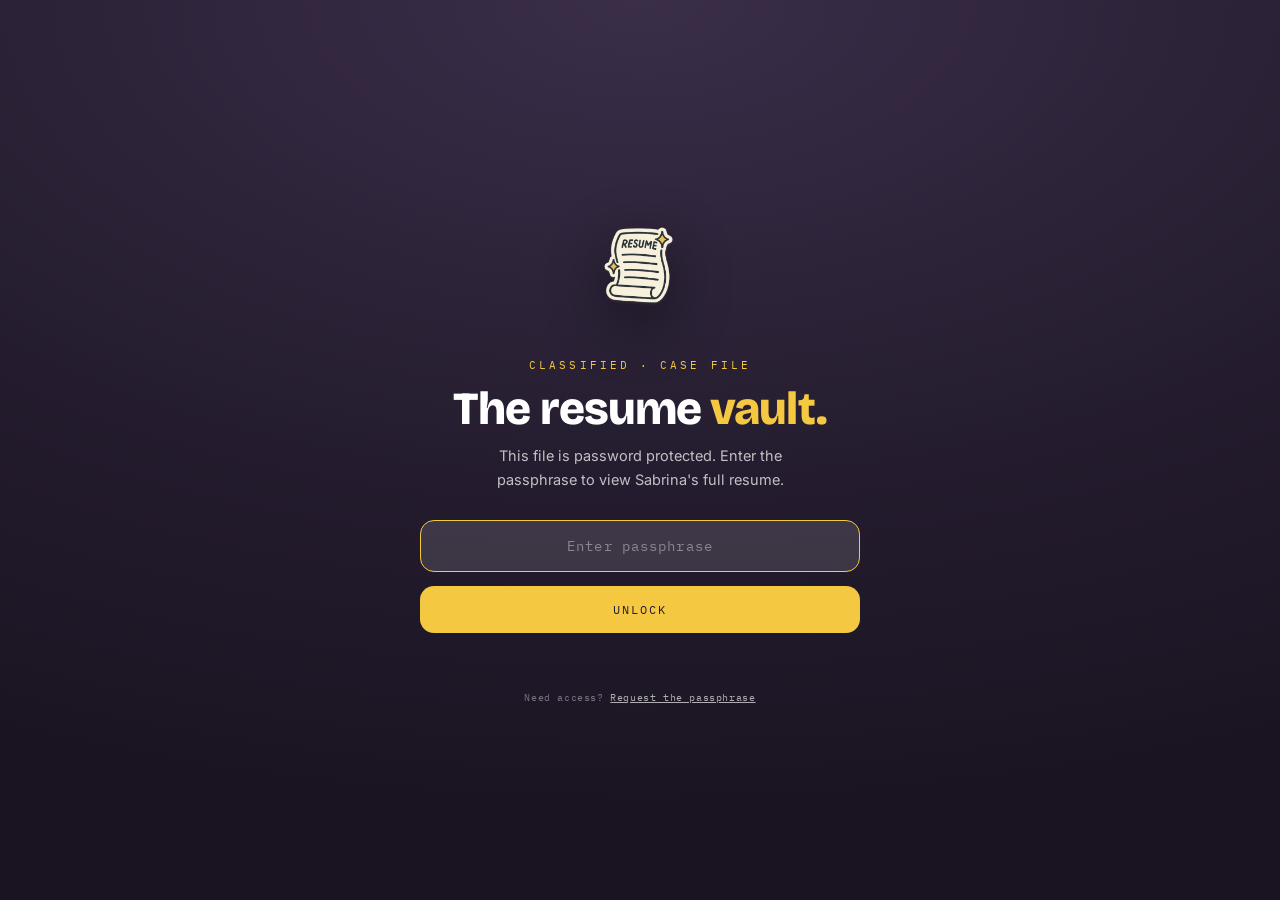
<file: resume.html>
<!doctype html>
<html lang="en">
<head>
<link rel="icon" type="image/png" href="[data-uri]">
<meta charset="utf-8" />
<meta name="viewport" content="width=device-width,initial-scale=1" />
<title>Resume · Sabrina May</title>
<link rel="preconnect" href="https://fonts.googleapis.com">
<link rel="preconnect" href="https://fonts.gstatic.com" crossorigin>
<link href="https://fonts.googleapis.com/css2?family=Bricolage+Grotesque:opsz,wght@12..96,400;12..96,500;12..96,600;12..96,700;12..96,800&family=IBM+Plex+Mono:wght@400;500&family=Inter:wght@400;500;600;700&display=swap" rel="stylesheet">
<style>
*{box-sizing:border-box;margin:0;padding:0}
:root{ --offwhite:#FAF7F2; --ink:#2E2438; --plum:#4A3B5C; --plum-deep:#2E2438; --lavender:#C9B8D9; --yellow:#F5C842; --teal:#5BB5A8; --coral:#FF8B73;
  --serif:'Bricolage Grotesque',system-ui,sans-serif; --sans:'Inter',system-ui,sans-serif; --mono:'IBM Plex Mono',ui-monospace,monospace; }
html,body{ min-height:100%; }
body{ background:radial-gradient(120% 90% at 50% 0%, #3a2e49 0%, #241c2e 60%, #1a1422 100%); color:#fff; font-family:var(--sans); -webkit-font-smoothing:antialiased; display:flex; align-items:center; justify-content:center; min-height:100vh; padding:24px; }
a{ color:inherit; }
.gate{ width:100%; max-width:440px; text-align:center; }
.sticker{ width:clamp(120px,30vw,168px); margin:0 auto 22px; display:block; filter:drop-shadow(0 18px 30px rgba(0,0,0,0.45)); animation:bob 4s ease-in-out infinite; }
@keyframes bob{ 0%,100%{ transform:translateY(0) rotate(-2deg); } 50%{ transform:translateY(-9px) rotate(2deg); } }
.eyebrow{ font-family:var(--mono); font-size:11px; letter-spacing:0.28em; text-transform:uppercase; color:var(--yellow); margin-bottom:14px; }
h1{ font-family:var(--serif); font-weight:900; font-size:clamp(30px,6vw,46px); line-height:1.0; letter-spacing:-0.02em; margin-bottom:12px; }
.sub{ font-size:14.5px; line-height:1.65; color:rgba(255,255,255,0.72); max-width:34ch; margin:0 auto 28px; }
.field{ position:relative; }
.field input{ width:100%; font-family:var(--mono); font-size:14px; letter-spacing:0.08em; color:#fff; background:rgba(255,255,255,0.07); border:1px solid rgba(255,255,255,0.22); border-radius:14px; padding:16px 18px; outline:none; transition:border-color .25s, background .25s; text-align:center; }
.field input:focus{ border-color:var(--yellow); background:rgba(255,255,255,0.12); }
.field input::placeholder{ color:rgba(255,255,255,0.4); }
.btn{ margin-top:14px; width:100%; cursor:pointer; font-family:var(--mono); font-size:12px; letter-spacing:0.18em; text-transform:uppercase; color:#241c2e; background:var(--yellow); border:0; border-radius:14px; padding:16px; transition:transform .2s, box-shadow .25s; }
.btn:hover{ transform:translateY(-2px); box-shadow:0 16px 30px -16px rgba(245,200,66,0.7); }
.err{ margin-top:14px; min-height:18px; font-family:var(--mono); font-size:11px; letter-spacing:0.06em; color:#FF8B73; opacity:0; transition:opacity .2s; }
.err.show{ opacity:1; }
.hint{ margin-top:26px; font-family:var(--mono); font-size:10px; letter-spacing:0.06em; color:rgba(255,255,255,0.4); }
.hint a{ color:rgba(255,255,255,0.65); text-decoration:underline; }
/* unlocked */
.vault{ display:none; width:100%; max-width:900px; }
.vault.show{ display:block; }
.vault .top{ display:flex; align-items:center; justify-content:space-between; gap:16px; margin-bottom:18px; flex-wrap:wrap; }
.vault .top h2{ font-family:var(--serif); font-weight:700; font-size:clamp(22px,3vw,30px); }
.vault .actions{ display:flex; gap:10px; }
.vault .actions a{ font-family:var(--mono); font-size:11px; letter-spacing:0.14em; text-transform:uppercase; padding:11px 16px; border-radius:999px; border:1px solid rgba(255,255,255,0.25); transition:background .25s,color .25s; }
.vault .actions a.primary{ background:var(--yellow); color:#241c2e; border-color:var(--yellow); }
.vault .actions a:hover{ background:rgba(255,255,255,0.12); }
.vault .actions a.primary:hover{ background:#ffd75e; }
.doc{ background:#fff; border-radius:16px; overflow:hidden; box-shadow:0 40px 80px -36px rgba(0,0,0,0.6); }
.doc iframe{ display:block; width:100%; height:78vh; border:0; background:#fff; }
.doc .placeholder{ color:var(--plum); font-family:var(--sans); padding:48px 28px; text-align:center; }
.doc .placeholder .big{ font-family:var(--serif); font-size:24px; color:var(--plum-deep); margin-bottom:10px; }
</style>
</head>
<body>

  <div class="gate" id="gate">
    <img class="sticker" src="[data-uri]" alt="Resume scroll sticker">
    <div class="eyebrow">Classified · Case File</div>
    <h1>The resume <span style="color:var(--yellow)">vault.</span></h1>
    <p class="sub">This file is password protected. Enter the passphrase to view Sabrina's full resume.</p>
    <form id="form" autocomplete="off">
      <div class="field">
        <input id="pw" type="password" placeholder="Enter passphrase" aria-label="Passphrase" autofocus>
      </div>
      <button class="btn" type="submit">Unlock</button>
      <div class="err" id="err">Incorrect passphrase. Try again.</div>
    </form>
    <div class="hint">Need access? <a href="mailto:maysab@umich.edu">Request the passphrase</a></div>
  </div>

  <div class="vault" id="vault">
    <div class="top">
      <h2>Sabrina May, Resume</h2>
      <div class="actions">
        <a class="primary" href="resume.pdf" download>Download PDF</a>
        <a href="resume.pdf" target="_blank" rel="noopener">Open in new tab</a>
      </div>
    </div>
    <div class="doc">
      <iframe id="docFrame" title="Resume document"></iframe>
      <div class="placeholder" id="placeholder" style="display:none;">
        <div class="big">Drop your resume in as <code>resume.pdf</code></div>
        Place a file named <strong>resume.pdf</strong> next to this page and it will appear here automatically.
      </div>
    </div>
  </div>

<script>
  // Passphrase. To change it, edit the value below.
  var PASSPHRASE = "umsi2026";

  var form = document.getElementById('form');
  var pw = document.getElementById('pw');
  var err = document.getElementById('err');
  var gate = document.getElementById('gate');
  var vault = document.getElementById('vault');

  function unlock(){
    gate.style.display = 'none';
    vault.classList.add('show');
    // try to load resume.pdf; if missing, show placeholder
    var frame = document.getElementById('docFrame');
    var ph = document.getElementById('placeholder');
    fetch('resume.pdf', { method:'HEAD' }).then(function(r){
      if(r.ok){ frame.src = 'resume.pdf'; }
      else { frame.style.display='none'; ph.style.display='block'; }
    }).catch(function(){ frame.style.display='none'; ph.style.display='block'; });
    try{ sessionStorage.setItem('resumeUnlocked','1'); }catch(e){}
  }

  form.addEventListener('submit', function(e){
    e.preventDefault();
    if(pw.value.trim().toLowerCase() === PASSPHRASE){ err.classList.remove('show'); unlock(); }
    else { err.classList.add('show'); pw.value=''; pw.focus(); }
  });

  // stay unlocked within the session
  try{ if(sessionStorage.getItem('resumeUnlocked')==='1') unlock(); }catch(e){}
</script>

</body>
</html>
</file>
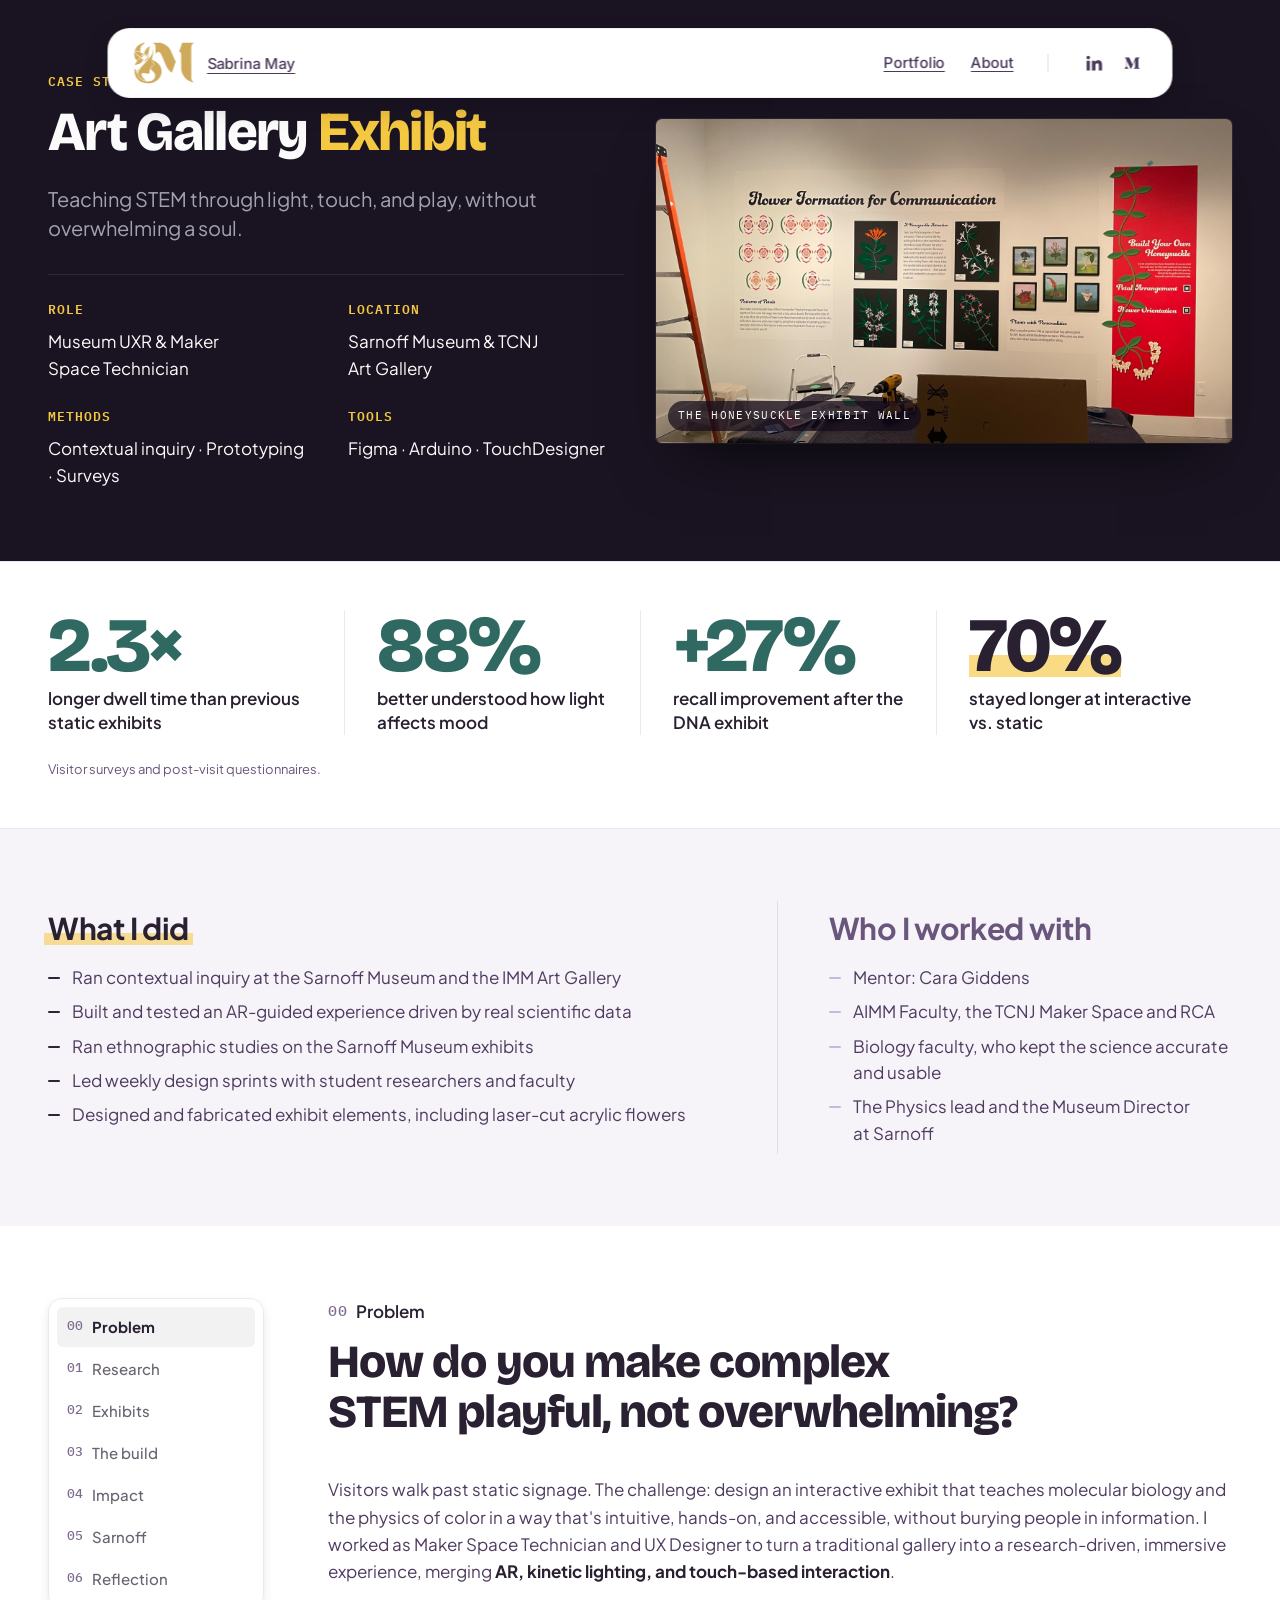
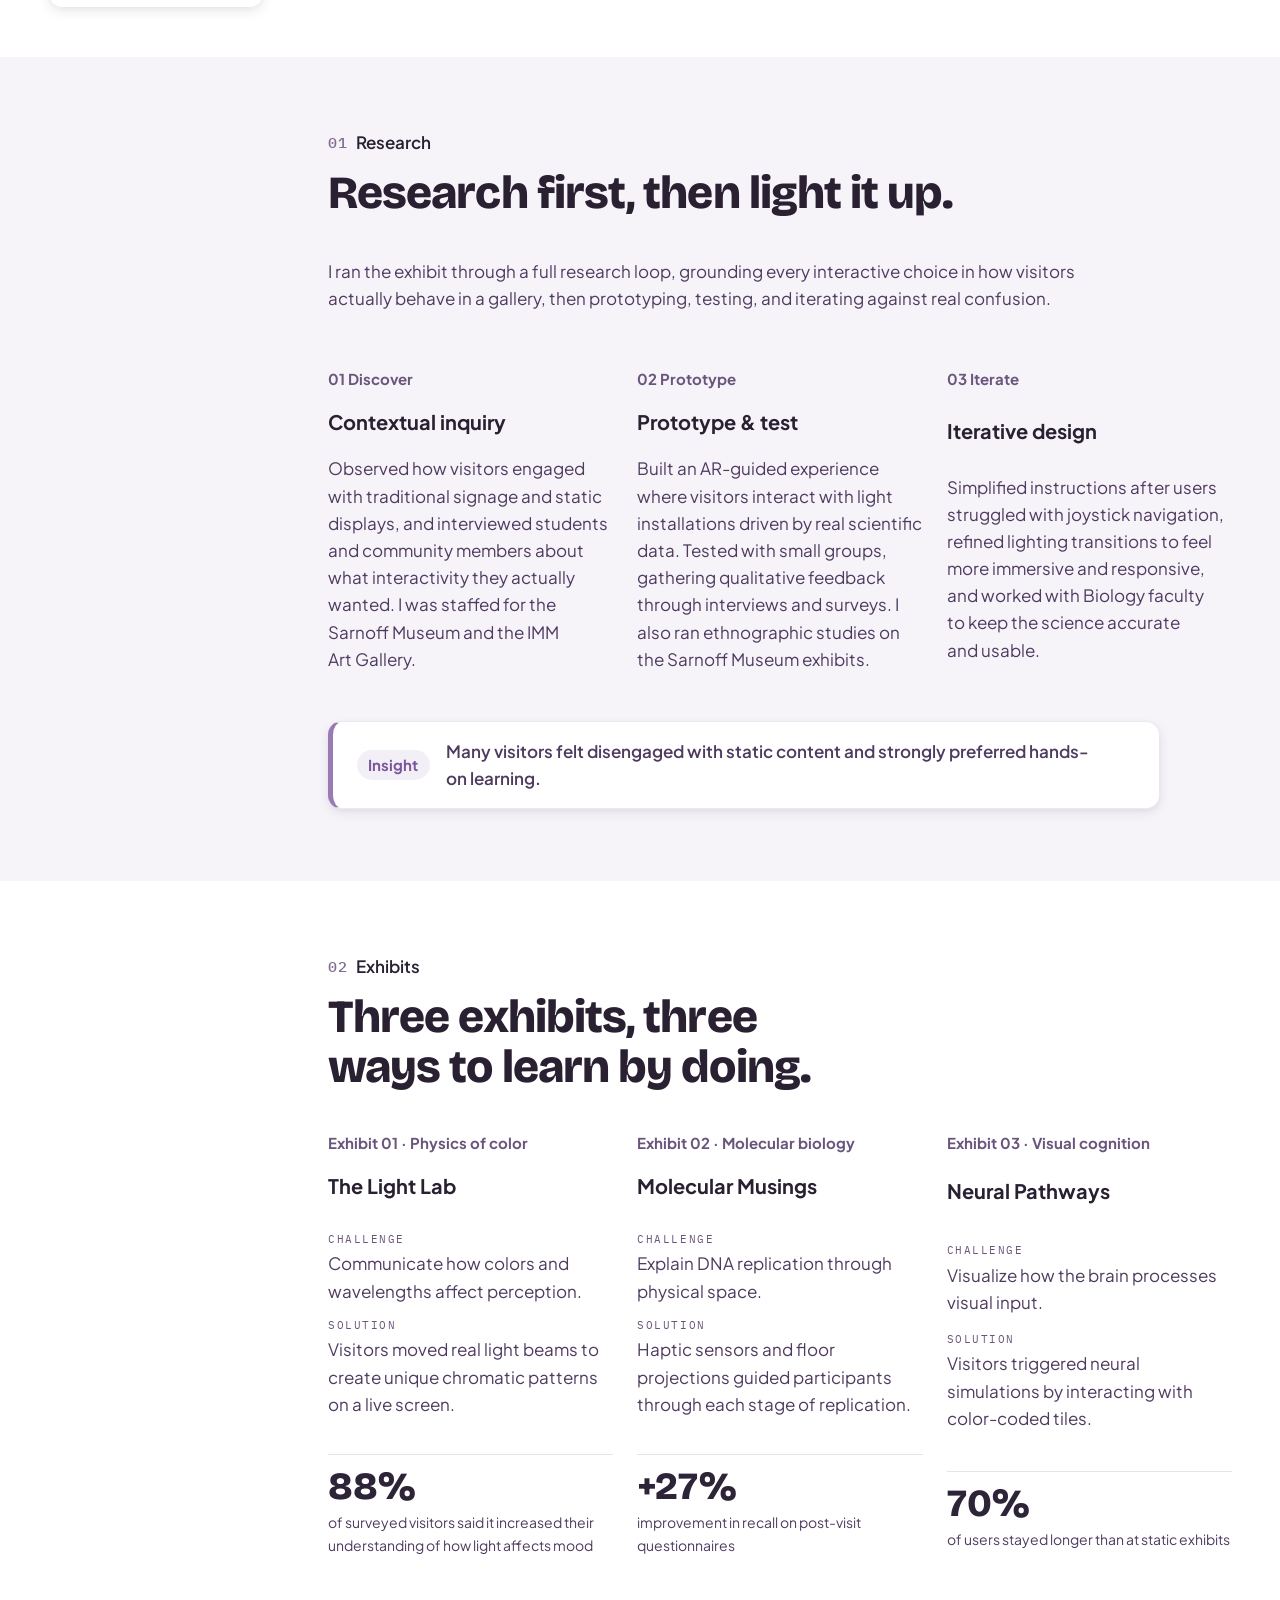
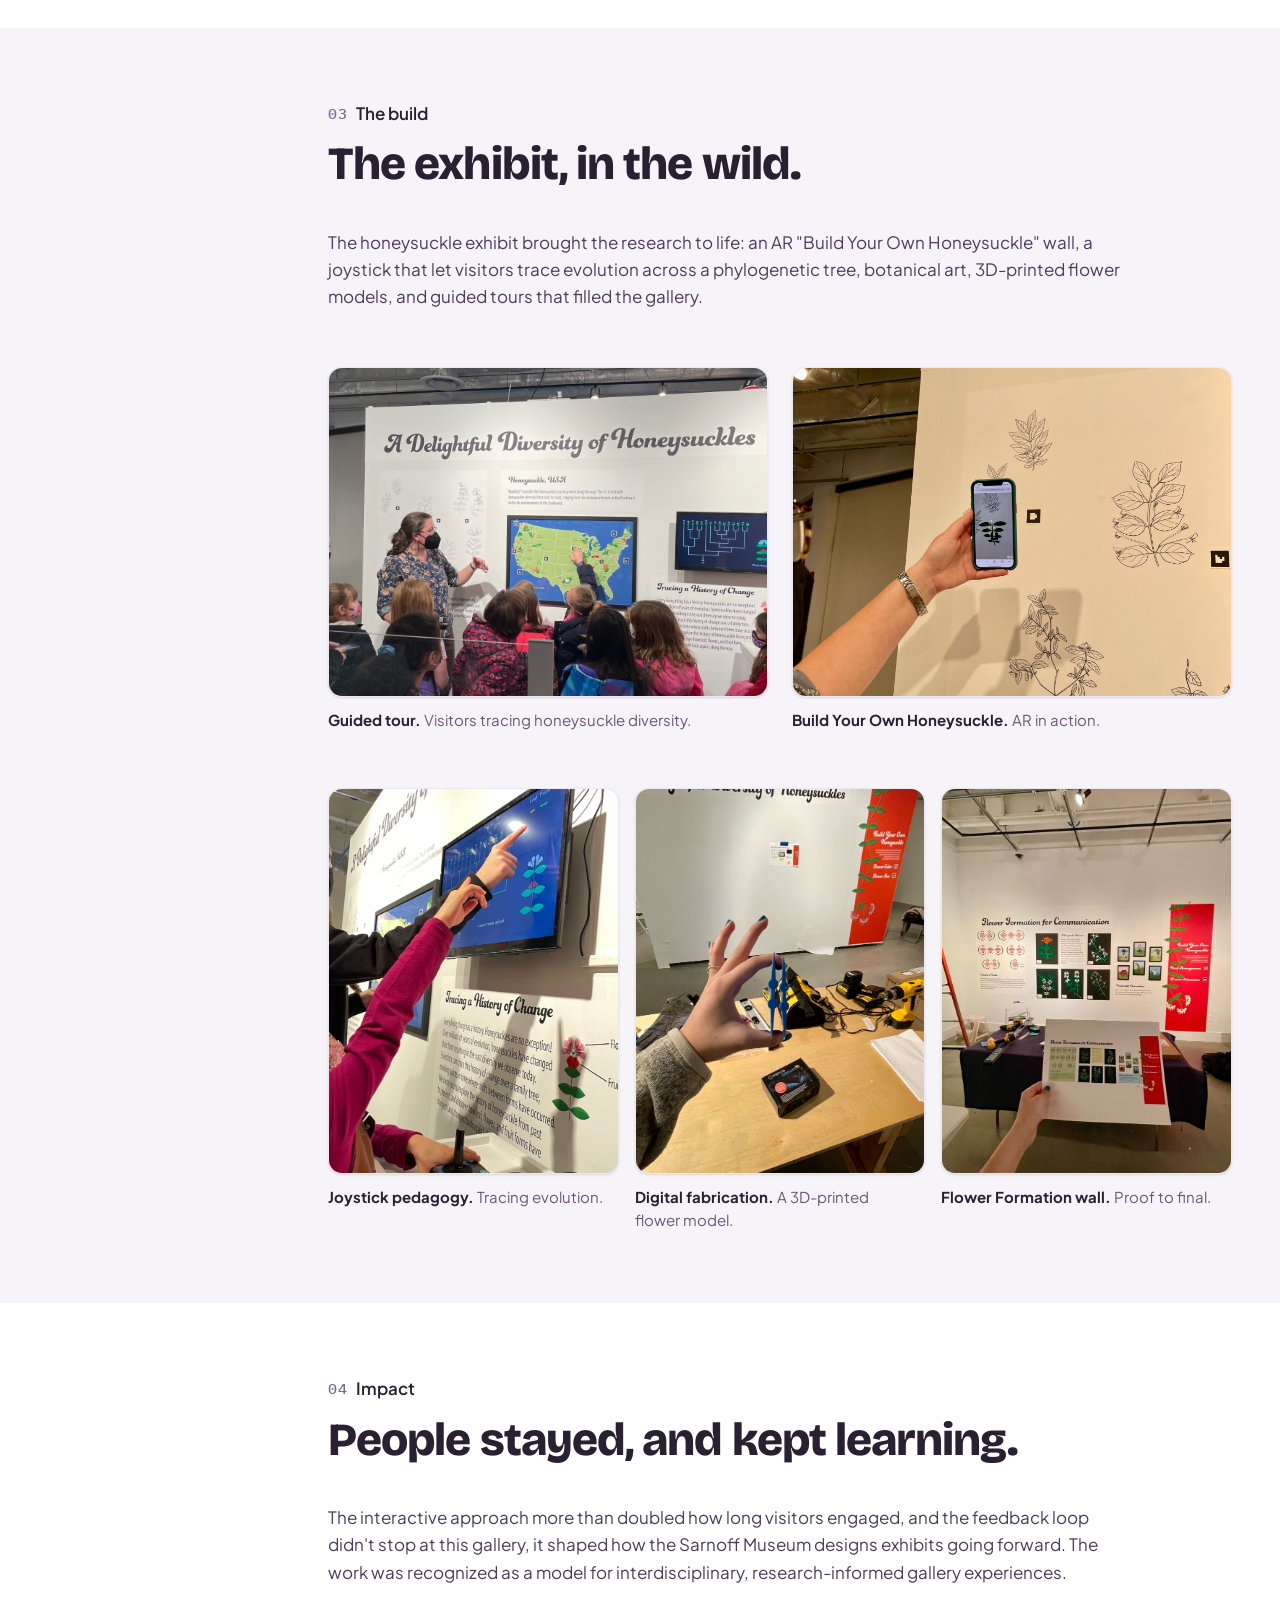
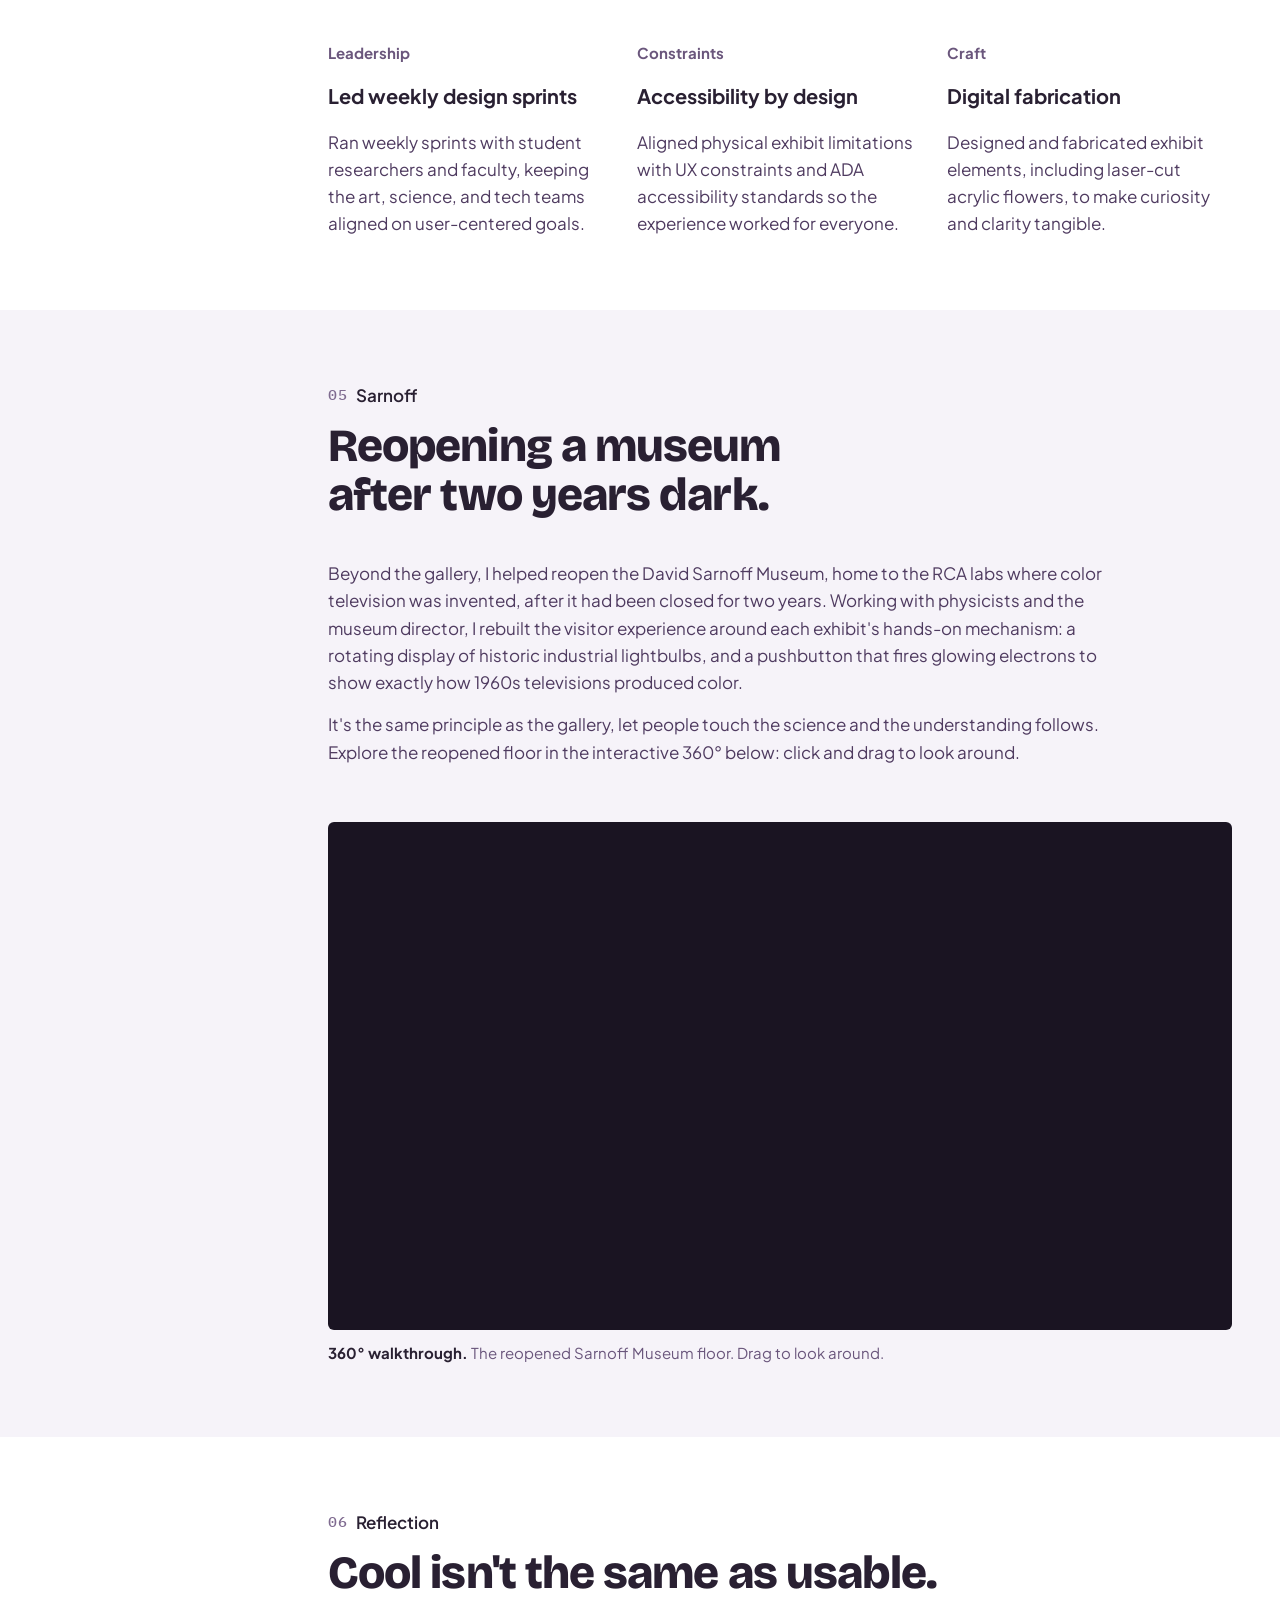
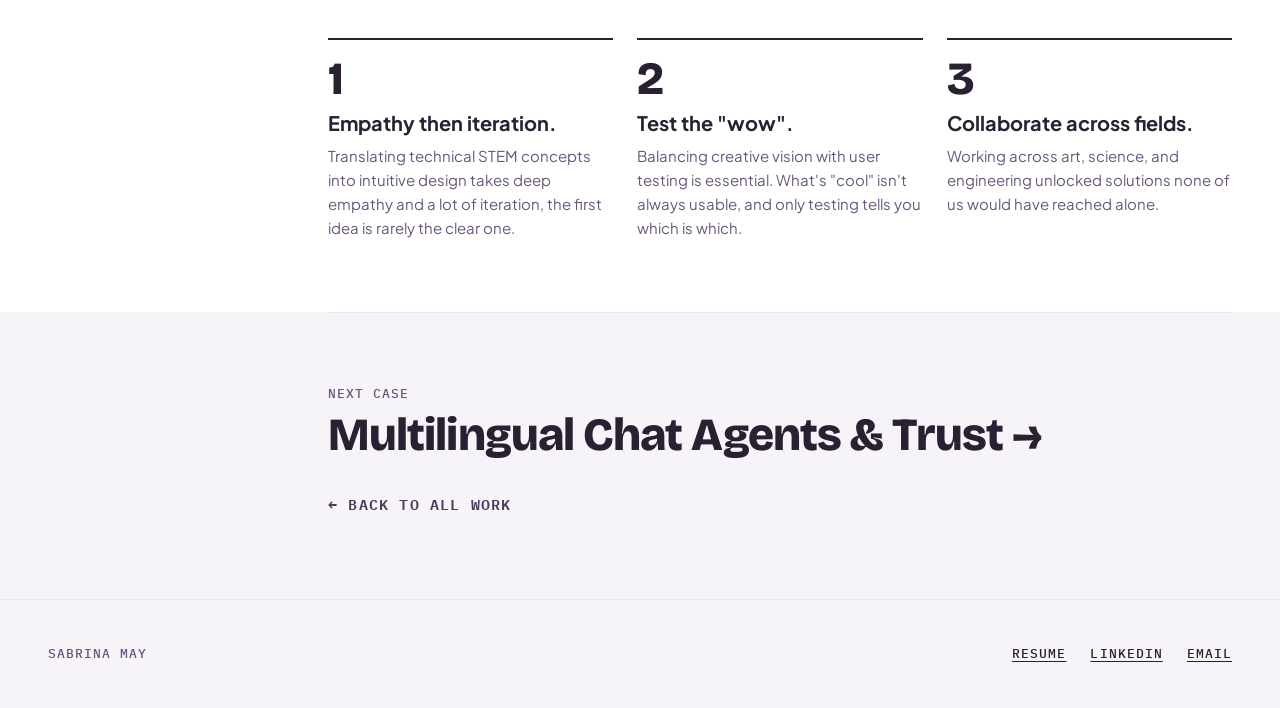
<file: cases/art-gallery.html>
<!doctype html>
<html lang="en">
<head>
<meta charset="utf-8">
<meta name="viewport" content="width=device-width, initial-scale=1">
<title>Art Gallery Exhibit, Sabrina May</title>
<meta name="description" content="Case study: an interactive gallery exhibit that teaches STEM through light, touch, and play.">
<meta name="color-scheme" content="light">
<link rel="icon" type="image/png" href="[data-uri]">
<link rel="preconnect" href="https://fonts.googleapis.com">
<link rel="preconnect" href="https://fonts.gstatic.com" crossorigin>
<link rel="stylesheet" href="https://fonts.googleapis.com/css2?family=Bricolage+Grotesque:opsz,wght@12..96,400..800&family=IBM+Plex+Mono:wght@500;600&family=Inter:wght@400;500;600;700&family=Plus+Jakarta+Sans:ital,wght@0,400;0,600;0,700;0,800;1,400&family=Caveat:wght@700&display=swap">
<link rel="stylesheet" href="tea.css">
<script src="js/tea-case.js" defer></script>
<style>
:root{--lavender:#C9B8D9;--plum:#4A3B5C;--plum-deep:#2E2438;--offwhite:#FFFFFF;--yellow:#F5C842;--teal:#5BB5A8;--coral:#FF8B73;--serif:'Bricolage Grotesque',system-ui,sans-serif;--sans:'Inter',system-ui,sans-serif;--mono:'IBM Plex Mono',ui-monospace,monospace}
/* ===== Nav ===== */
  .nav{
    position:fixed;top:28px;left:50%;transform:translateX(-50%);
    z-index:40;
    display:flex;align-items:center;gap:28px;
    padding:14px 26px;
    border-radius:22px;
    background:#ffffff;
    backdrop-filter:blur(20px) saturate(1.4);
    -webkit-backdrop-filter:blur(20px) saturate(1.4);
    box-shadow:0 10px 28px -10px rgba(14,8,20,0.5),
               inset 0 0 0 1px rgba(74,59,92,0.08);
    transition:background .35s ease, color .35s ease, box-shadow .35s ease;
    color:var(--plum-deep);
    /* Matches the corkboard width (.hero::before); floor keeps the links from squishing. */
    width:min(calc(100vw - 32px), max(min(86vw, calc((100vh - 190px)*1.5)), 640px));
    box-sizing:border-box;
  }
.nav.scrolled{
    background:rgba(20,12,28,0.7);
    backdrop-filter:blur(24px) saturate(1.6);
    -webkit-backdrop-filter:blur(24px) saturate(1.6);
    color:#ffffff;
    box-shadow:0 10px 32px -10px rgba(0,0,0,0.55),
               inset 0 0 0 1px rgba(255,255,255,0.14),
               inset 0 1px 0 rgba(255,255,255,0.10);
  }
.nav.scrolled .nav-link,
  .nav.scrolled .social svg,
  .nav.scrolled .lockup{color:#ffffff}
.nav.scrolled .nav-divider{background:rgba(255,255,255,0.25)}
.nav-logo{display:flex;align-items:center;gap:12px;padding-right:8px}
.nav-logo .lockup{font-family:var(--sans);font-style:normal;font-weight:500;font-size:15px;line-height:1;letter-spacing:-0.005em;white-space:nowrap}
.nav-spacer{flex:1}
.nav-links{display:flex;align-items:center;gap:22px}
.nav-link{
    font-family:var(--sans);font-weight:500;font-size:15px;letter-spacing:-0.005em;
    position:relative;padding:6px 2px;display:inline-block;
  }
.nav-link::after{
    content:"";position:absolute;left:0;bottom:0;height:2px;width:100%;
    background:var(--yellow);transform:scaleX(0);transform-origin:left center;
    transition:transform .35s cubic-bezier(.6,.2,.1,1);
  }
.nav-link:hover::after{transform:scaleX(1)}
.nav-divider{width:1px;height:18px;background:rgba(74,59,92,0.18);margin:0 4px}
.nav.scrolled .nav-link,
  .nav.scrolled .social svg,
  .nav.scrolled .lockup{color:#ffffff}
.social{display:flex;align-items:center;gap:10px}
.social a{
    display:inline-flex;align-items:center;justify-content:center;
    width:28px;height:28px;border-radius:8px;
    color:var(--plum);
    transition:color .25s ease, transform .25s ease, background .25s ease;
  }
.social a:hover{color:var(--coral);transform:translateY(-1px)}
.social svg{width:17px;height:17px;display:block}
/* SM monogram logo styles */
  .sm-tulip{display:block;width:62px;height:42px;flex:0 0 62px}
.sm-tulip svg{width:100%;height:100%;display:block}
.ag-hero-photo{position:relative;margin:0;border-radius:6px;overflow:hidden;box-shadow:0 30px 60px -24px rgba(0,0,0,.7),0 0 0 1px rgba(255,255,255,.08)}
.ag-hero-photo img{display:block;width:100%;height:auto}
.ag-hero-photo figcaption{position:absolute;left:12px;bottom:12px;font-family:var(--mono);font-size:11px;letter-spacing:.12em;text-transform:uppercase;color:#fff;background:rgba(20,12,28,.72);padding:6px 10px;border-radius:999px}
.ag-tours{display:grid;gap:var(--s3)}
.ag-360{position:relative;aspect-ratio:16/9;border-radius:6px;overflow:hidden;background:#1A1422}
.ag-360 iframe{position:absolute;inset:0;width:100%;height:100%;border:0}
.ag-exhibits{display:grid;gap:var(--s5);grid-template-columns:minmax(0,1fr)}
@media (min-width:900px){.ag-exhibits{grid-template-columns:repeat(3,minmax(0,1fr))}}
.ag-ex dl{display:grid;gap:var(--s3);margin-top:var(--s3)}
.ag-ex dt{font-family:var(--font-mono,var(--mono));font-size:11px;letter-spacing:.14em;text-transform:uppercase;color:var(--ink-2,#6b6474)}
.ag-ex dd{margin:2px 0 0}
.results{grid-template-columns:repeat(2,minmax(0,1fr))}
@media (min-width:900px){.results{grid-template-columns:repeat(4,minmax(0,1fr))}}
.ag-exhibits>.block{margin-top:0}
#build .fig-grid .frame img{display:block;width:100%;height:auto;aspect-ratio:4/3;object-fit:cover}
#build .fig-grid--3{display:grid;gap:var(--s4);grid-template-columns:minmax(0,1fr)}
@media (min-width:700px){#build .fig-grid--3{grid-template-columns:repeat(3,minmax(0,1fr))}}
#build .fig-grid--3 .frame img{aspect-ratio:3/4}
.ag-stat{margin-top:var(--s4);padding-top:var(--s3);border-top:1px solid rgba(46,36,56,.12)}
.ag-stat b{display:block;font-family:var(--serif);font-weight:800;font-size:clamp(28px,3vw,40px);line-height:1;color:var(--plum-deep)}
.ag-stat span{display:block;margin-top:6px;font-size:14px}
</style>
</head>
<body class="page-case">
<a class="skip-link" href="#main">Skip to content</a>

<nav class="nav" id="nav" aria-label="Primary">
  <a href="../index.html" class="nav-logo" aria-label="Sabrina May, home">
    <span class="sm-tulip" aria-hidden="true"><svg xmlns="http://www.w3.org/2000/svg" viewBox="0 0 705.00 476.00"><path fill="#CFAA5C" fill-rule="evenodd" d="M151.50 468.01C128.92 467.06 114.55 463.79 94.67 455.11C92.01 453.95 89.31 453.00 88.67 453.00C88.03 453.00 84.85 451.20 81.62 449.00C78.38 446.80 75.16 445.00 74.46 445.00C73.76 445.00 71.23 443.36 68.84 441.36C66.46 439.35 60.64 434.87 55.91 431.40C48.14 425.68 45.10 422.51 32.19 406.67C29.71 403.63 27.32 399.00 25.72 394.17C24.33 389.95 22.19 384.02 20.97 381.00C12.81 360.86 11.99 356.09 11.70 327.00L11.50 306.50L16.44 306.50L21.37 306.50L24.53 319.00C39.78 379.45 65.63 415.32 109.50 436.93C126.61 445.36 154.41 452.62 157.11 449.37C157.92 448.40 160.88 447.99 167.37 447.98C198.05 447.91 222.47 435.88 236.97 413.69C257.17 382.77 245.94 346.51 207.70 319.17C200.70 314.16 199.56 312.95 199.94 310.90C200.66 306.98 200.49 299.70 199.61 296.76C198.88 294.33 199.15 293.84 202.12 292.26C209.16 288.53 212.26 284.47 211.66 279.75C210.36 269.52 209.89 270.57 216.02 269.91C227.38 268.68 238.00 263.76 240.09 258.77C242.26 253.56 240.46 249.42 232.18 240.63C221.25 229.03 214.08 214.07 214.01 202.75C213.99 198.80 214.77 199.08 230.91 208.67C275.19 234.99 293.37 251.52 306.75 277.62C326.45 316.08 324.09 366.69 301.00 401.07C283.92 426.49 259.54 446.38 231.50 457.76C207.08 467.68 191.36 469.69 151.50 468.01ZM687.00 460.49C613.87 450.42 559.39 397.66 543.81 321.80C543.09 318.34 542.51 284.25 542.11 223.50C541.50 130.66 541.50 130.49 539.32 125.83C536.27 119.30 530.91 113.71 525.01 110.91C519.19 108.14 519.43 108.92 522.08 101.41C524.01 95.91 544.47 36.41 551.19 16.75L554.18 8.00L623.34 8.03C691.24 8.06 692.40 8.10 687.29 9.87C672.17 15.09 660.92 28.27 657.97 44.19C657.30 47.80 657.05 112.97 657.23 235.09C657.50 420.50 657.50 420.50 659.63 426.05C666.19 443.17 676.06 453.29 691.75 459.00C697.24 460.99 699.56 462.21 697.25 461.90C696.84 461.84 692.23 461.21 687.00 460.49ZM128.00 439.64C100.08 429.28 74.45 410.29 56.97 387.00C36.38 359.57 34.90 325.20 52.85 291.15C56.07 285.03 56.21 286.23 53.40 295.93C46.51 319.74 47.87 343.04 57.55 366.64C60.94 374.90 65.11 381.64 63.65 376.50C58.93 359.91 58.61 358.06 58.61 348.00C58.61 321.65 69.96 302.00 107.99 262.50C142.86 226.30 160.67 205.92 196.74 161.01C207.19 148.00 213.82 135.64 216.61 124.00C218.95 114.26 218.97 96.15 216.66 86.69C213.63 74.28 214.94 73.94 219.36 86.00C224.20 99.18 224.50 101.02 224.43 116.50C224.37 129.46 224.01 132.79 221.75 141.00C210.66 181.21 208.41 193.85 210.04 206.77C211.78 220.62 217.29 231.66 228.50 243.78C240.99 257.27 237.99 261.94 214.50 265.53C199.68 267.79 200.41 267.37 203.84 271.74C209.67 279.15 209.20 282.53 201.68 287.35C193.88 292.35 193.59 292.89 195.45 299.14C197.57 306.29 196.27 310.31 190.95 313.02C188.82 314.11 186.47 315.00 185.73 315.00C184.99 315.00 183.57 315.59 182.58 316.32C180.87 317.57 180.86 318.21 182.38 330.07C184.33 345.19 183.70 348.35 177.51 354.54C169.29 362.76 157.06 363.19 138.50 355.90C127.64 351.63 127.34 351.57 115.00 351.54C102.82 351.50 102.41 351.57 98.84 354.30C82.82 366.56 94.86 395.13 130.87 430.31C137.52 436.81 143.22 442.55 143.54 443.06C144.74 445.00 139.13 443.77 128.00 439.64ZM426.50 341.37C409.73 329.00 393.61 310.94 382.69 292.33C378.38 284.97 365.37 255.52 327.39 167.18C307.65 121.27 306.27 119.17 293.15 115.36C277.14 110.70 261.73 117.48 254.53 132.35L251.09 139.47L250.79 89.93L250.50 40.39L246.82 32.95C241.13 21.45 233.02 14.33 220.03 9.41C217.01 8.26 222.92 8.11 260.50 8.37C301.35 8.64 305.19 8.82 314.12 10.82C359.63 21.06 395.81 47.70 418.24 87.50C420.72 91.90 430.29 112.82 439.51 134.00C448.73 155.18 459.80 180.60 464.11 190.50C472.08 208.83 476.97 215.99 480.57 214.61C481.36 214.31 482.00 214.61 482.00 215.29C482.00 218.79 438.19 347.53 436.92 347.76C436.14 347.90 431.45 345.02 426.50 341.37ZM10.00 258.12C10.00 257.63 11.09 256.52 12.42 255.65C16.01 253.29 22.87 243.95 32.08 228.90C58.72 185.33 73.50 172.81 94.54 176.01C103.00 177.29 102.21 178.28 86.73 185.83C80.01 189.11 73.18 193.19 71.56 194.90C67.87 198.80 69.66 198.95 77.06 195.37C80.05 193.92 84.75 191.94 87.50 190.97C90.25 190.00 93.29 188.89 94.25 188.50C97.07 187.35 96.34 189.19 90.50 197.91C82.14 210.40 83.12 211.72 92.81 201.00C100.05 192.99 106.82 188.49 110.09 189.53C113.34 190.56 112.10 196.52 106.11 208.56C95.86 229.17 78.52 242.83 50.79 252.12C35.66 257.20 10.00 260.96 10.00 258.12ZM107.95 229.20C130.11 213.87 149.74 191.57 161.79 168.09C165.11 161.62 168.31 154.57 168.92 152.42C169.52 150.26 171.12 144.68 172.46 140.00L174.89 131.50L174.95 140.50C175.17 180.09 157.40 206.03 115.95 226.63C106.89 231.13 103.66 232.17 107.95 229.20ZM32.76 207.75C18.83 190.73 10.65 169.20 9.10 145.50C8.05 129.41 9.39 108.60 11.32 111.08C11.50 111.31 13.13 114.20 14.95 117.50C22.61 131.44 38.75 149.12 51.88 157.96C58.17 162.19 73.75 170.00 75.90 170.00C78.94 170.00 76.30 172.83 70.77 175.50C62.89 179.30 51.69 190.39 43.15 202.86C39.71 207.89 36.74 212.00 36.57 212.00C36.39 212.00 34.68 210.09 32.76 207.75ZM93.80 169.92C60.55 165.04 23.59 133.18 11.95 99.35C9.06 90.96 9.43 90.33 14.60 94.88C20.50 100.07 29.89 103.68 53.72 109.92C93.34 120.28 107.29 127.88 115.00 143.31C117.81 148.95 118.97 155.00 117.22 155.00C116.80 155.00 113.09 151.60 108.97 147.44C100.48 138.85 90.91 132.00 87.39 132.00C85.38 132.00 86.37 133.34 93.85 140.75C102.60 149.43 105.70 153.47 104.25 154.32C103.84 154.57 99.00 153.68 93.51 152.34C78.27 148.65 77.80 149.67 91.52 156.74C104.57 163.45 108.00 166.02 108.00 169.04C108.00 171.25 104.40 171.48 93.80 169.92ZM138.00 161.98C138.00 161.42 139.73 159.05 141.85 156.73C149.70 148.13 157.00 135.74 157.00 131.03C157.00 127.91 155.77 128.64 152.61 133.63C149.19 139.03 139.23 150.00 137.75 150.00C136.75 150.00 137.00 144.76 138.64 131.25C139.66 122.90 137.65 124.99 133.91 136.18C125.27 161.98 117.50 161.40 120.98 135.22C125.78 99.16 149.07 66.27 180.29 51.44C188.47 47.56 190.72 47.50 187.29 51.25C182.13 56.90 179.28 67.33 175.51 94.50C170.52 130.45 165.75 144.45 154.91 154.97C148.82 160.88 138.00 165.36 138.00 161.98ZM68.00 108.76C62.22 107.16 51.65 104.25 44.50 102.29C27.58 97.64 17.00 92.77 17.00 89.64C17.00 88.39 18.95 83.55 21.34 78.87C36.87 48.43 65.57 24.71 99.00 14.66C113.55 10.29 128.71 7.73 127.83 9.78C127.24 11.19 114.36 22.74 111.96 24.02C103.54 28.53 90.23 42.64 86.06 51.50C77.03 70.63 74.05 94.48 79.04 107.59C80.62 111.76 79.36 111.89 68.00 108.76Z"></path></svg></span>
    <span class="lockup">Sabrina May</span>
  </a>
  <span class="nav-spacer"></span>
  <div class="nav-links">
    <a class="nav-link" href="../index.html#work">Portfolio</a>
    <a class="nav-link nav-link-about" href="../about.html">About</a>
  </div>
  <span class="nav-divider"></span>
  <div class="social" aria-label="Social links">
    <a href="https://www.linkedin.com/in/sabrinasmay" target="_blank" rel="noopener" aria-label="LinkedIn" title="LinkedIn">
      <svg viewBox="0 0 24 24" fill="currentColor"><path d="M4.98 3.5C4.98 4.88 3.87 6 2.5 6S0 4.88 0 3.5 1.12 1 2.5 1s2.48 1.12 2.48 2.5zM.22 8h4.56v14H.22V8zm7.5 0h4.37v1.92h.06c.61-1.15 2.1-2.36 4.32-2.36 4.62 0 5.48 3.04 5.48 7v7.44h-4.56v-6.6c0-1.57-.03-3.6-2.2-3.6-2.2 0-2.54 1.72-2.54 3.49V22H7.72V8z"/></svg>
    </a>
    <a href="https://medium.com/@mays5_34737" target="_blank" rel="noopener" aria-label="Medium" title="Medium">
      <svg viewBox="0 0 24 24" fill="currentColor"><path d="M2.846 6.887a.83.83 0 00-.27-.7L.605 3.819V3.5h6.116l4.728 10.366L15.61 3.5h5.832v.319l-1.687 1.617a.494.494 0 00-.187.473V17.09a.494.494 0 00.187.473l1.648 1.617v.319h-8.287v-.319l1.708-1.657c.168-.168.168-.217.168-.473V7.668L9.241 19.42h-.642L3.07 7.668v7.872c-.046.34.067.683.305.927l2.22 2.695v.319H.001v-.319l2.22-2.695a1.074 1.074 0 00.305-.927V6.887z"/></svg>
    </a>
  </div>
</nav>
<script>(function(){var n=document.getElementById('nav');if(!n)return;function f(){n.classList.toggle('scrolled',scrollY>12)}addEventListener('scroll',f,{passive:true});f()})();</script>

<main id="main">
<section class="tea-hero" aria-labelledby="ag-hero-title">
<div class="container tea-hero-grid">
<div class="tea-hero-text">
<p class="eyebrow">Case study · Museum UX &amp; interactive exhibit design</p>
<h1 id="ag-hero-title" class="tea-hero-title">Art Gallery <span class="gold">Exhibit</span></h1>
<p class="tea-hero-sub">Teaching STEM through light, touch, and play, without overwhelming a soul.</p>
<dl class="tea-hero-facts">
<div><dt>Role</dt><dd>Museum UXR &amp; Maker Space Technician</dd></div>
<div><dt>Location</dt><dd>Sarnoff Museum &amp; TCNJ Art Gallery</dd></div>
<div><dt>Methods</dt><dd>Contextual inquiry · Prototyping · Surveys</dd></div>
<div><dt>Tools</dt><dd>Figma · Arduino · TouchDesigner</dd></div>
</dl>
</div>
<figure class="ag-hero-photo"><img src="img/art-gallery/cover-wall.jpg" width="1600" height="900" alt="The Flower Formation for Communication exhibit wall: botanical art prints and the red Build Your Own Honeysuckle interactive banner"><figcaption>The honeysuckle exhibit wall</figcaption></figure>
</div>
</section>
<section class="results-band" aria-label="Results">
<div class="container">
<ul class="results" role="list">
<li><span class="r-num r-mint">2.3×</span><span class="r-label">longer dwell time than previous static exhibits</span></li>
<li><span class="r-num r-mint">88%</span><span class="r-label">better understood how light affects mood</span></li>
<li><span class="r-num r-mint">+27%</span><span class="r-label">recall improvement after the DNA exhibit</span></li>
<li><span class="r-num r-yellow">70%</span><span class="r-label">stayed longer at interactive vs. static</span></li>
</ul>
<p class="r-foot">Visitor surveys and post-visit questionnaires.</p>
</div>
</section>
<section class="roles-section" aria-label="Roles">
<div class="container">
<div class="role-split">
<section class="role role--me" aria-labelledby="role-me">
<h2 id="role-me" class="role-title"><span class="block-icon" aria-hidden="true"></span>What I did</h2>
<ul>
<li>Ran contextual inquiry at the Sarnoff Museum and the IMM Art Gallery</li>
<li>Built and tested an AR-guided experience driven by real scientific data</li>
<li>Ran ethnographic studies on the Sarnoff Museum exhibits</li>
<li>Led weekly design sprints with student researchers and faculty</li>
<li>Designed and fabricated exhibit elements, including laser-cut acrylic flowers</li>
</ul>
</section>
<section class="role role--team" aria-labelledby="role-team">
<h2 id="role-team" class="role-title"><span class="block-icon block-icon--gray" aria-hidden="true"></span>Who I worked with</h2>
<ul>
<li>Mentor: Cara Giddens</li>
<li>AIMM Faculty, the TCNJ Maker Space and RCA</li>
<li>Biology faculty, who kept the science accurate and usable</li>
<li>The Physics lead and the Museum Director at Sarnoff</li>
</ul>
</section>
</div>
</div>
</section>
<div class="container cs-layout">
<nav class="phase-nav" aria-label="Case study sections">
<button class="phase-toggle" type="button" aria-expanded="false" aria-controls="phase-list">
<span><span class="phase-toggle-label">Section: </span><span class="phase-current">00 Problem</span></span>
<span class="phase-toggle-caret" aria-hidden="true">&#9662;</span>
</button>
<ol id="phase-list" class="phase-list" role="list">
<li><a href="#problem"><span>00</span> Problem</a></li>
<li><a href="#research"><span>01</span> Research</a></li>
<li><a href="#exhibits"><span>02</span> Exhibits</a></li>
<li><a href="#build"><span>03</span> The build</a></li>
<li><a href="#impact"><span>04</span> Impact</a></li>
<li><a href="#sarnoff"><span>05</span> Sarnoff</a></li>
<li><a href="#reflection"><span>06</span> Reflection</a></li>
</ol>
</nav>
<div class="cs-content">
<section id="problem" class="phase" aria-labelledby="problem-h">
<header class="phase-head">
<p class="phase-label"><span>00</span> Problem</p>
<h2 id="problem-h" class="takeaway"><span class="hl">How do you make complex STEM playful, not overwhelming?</span></h2>
</header>
<div class="prose"><p>Visitors walk past static signage. The challenge: design an interactive exhibit that teaches molecular biology and the physics of color in a way that's intuitive, hands-on, and accessible, without burying people in information. I worked as Maker Space Technician and UX Designer to turn a traditional gallery into a research-driven, immersive experience, merging <strong>AR, kinetic lighting, and touch-based interaction</strong>.</p></div>
</section>
<section id="research" class="phase" aria-labelledby="research-h">
<header class="phase-head">
<p class="phase-label"><span>01</span> Research</p>
<h2 id="research-h" class="takeaway"><span class="hl">Research first, then light it up.</span></h2>
</header>
<div class="prose"><p>I ran the exhibit through a full research loop, grounding every interactive choice in how visitors actually behave in a gallery, then prototyping, testing, and iterating against real confusion.</p></div>
<div class="ag-exhibits">
<div class="block ag-ex"><p class="mono-label">01 Discover</p><h3 class="block-title">Contextual inquiry</h3><p>Observed how visitors engaged with traditional signage and static displays, and interviewed students and community members about what interactivity they actually wanted. I was staffed for the Sarnoff Museum and the IMM Art Gallery.</p></div>
<div class="block ag-ex"><p class="mono-label">02 Prototype</p><h3 class="block-title">Prototype &amp; test</h3><p>Built an AR-guided experience where visitors interact with light installations driven by real scientific data. Tested with small groups, gathering qualitative feedback through interviews and surveys. I also ran ethnographic studies on the Sarnoff Museum exhibits.</p></div>
<div class="block ag-ex"><p class="mono-label">03 Iterate</p><h3 class="block-title">Iterative design</h3><p>Simplified instructions after users struggled with joystick navigation, refined lighting transitions to feel more immersive and responsive, and worked with Biology faculty to keep the science accurate and usable.</p></div>
</div>
<div class="so-what"><span class="so-what-label">Insight</span><p>Many visitors felt disengaged with static content and strongly preferred hands-on learning.</p></div>
</section>
<section id="exhibits" class="phase" aria-labelledby="exhibits-h">
<header class="phase-head">
<p class="phase-label"><span>02</span> Exhibits</p>
<h2 id="exhibits-h" class="takeaway"><span class="hl">Three exhibits, three ways to learn by doing.</span></h2>
</header>
<div class="ag-exhibits">
<div class="block ag-ex"><p class="mono-label">Exhibit 01 · Physics of color</p><h3 class="block-title">The Light Lab</h3><dl><div><dt>Challenge</dt><dd>Communicate how colors and wavelengths affect perception.</dd></div><div><dt>Solution</dt><dd>Visitors moved real light beams to create unique chromatic patterns on a live screen.</dd></div></dl><div class="ag-stat"><b>88%</b><span>of surveyed visitors said it increased their understanding of how light affects mood</span></div></div>
<div class="block ag-ex"><p class="mono-label">Exhibit 02 · Molecular biology</p><h3 class="block-title">Molecular Musings</h3><dl><div><dt>Challenge</dt><dd>Explain DNA replication through physical space.</dd></div><div><dt>Solution</dt><dd>Haptic sensors and floor projections guided participants through each stage of replication.</dd></div></dl><div class="ag-stat"><b>+27%</b><span>improvement in recall on post-visit questionnaires</span></div></div>
<div class="block ag-ex"><p class="mono-label">Exhibit 03 · Visual cognition</p><h3 class="block-title">Neural Pathways</h3><dl><div><dt>Challenge</dt><dd>Visualize how the brain processes visual input.</dd></div><div><dt>Solution</dt><dd>Visitors triggered neural simulations by interacting with color-coded tiles.</dd></div></dl><div class="ag-stat"><b>70%</b><span>of users stayed longer than at static exhibits</span></div></div>
</div>
</section>
<section id="build" class="phase" aria-labelledby="build-h">
<header class="phase-head">
<p class="phase-label"><span>03</span> The build</p>
<h2 id="build-h" class="takeaway"><span class="hl">The exhibit, in the wild.</span></h2>
</header>
<div class="prose"><p>The honeysuckle exhibit brought the research to life: an AR "Build Your Own Honeysuckle" wall, a joystick that let visitors trace evolution across a phylogenetic tree, botanical art, 3D-printed flower models, and guided tours that filled the gallery.</p></div>
<figure class="fig-group"><div class="fig-grid fig-grid--2 ag-land">
<figure class="figure"><div class="frame"><button class="zoom" type="button" data-zoom><img src="img/art-gallery/tour.jpg" width="1600" height="900" loading="lazy" decoding="async" alt="A docent leads a group of children through the Delightful Diversity of Honeysuckles wall with a US map and phylogeny screen"><span class="zoom-hint" aria-hidden="true">Enlarge</span><span class="sr-only">Open larger view</span></button></div><figcaption><strong>Guided tour.</strong> Visitors tracing honeysuckle diversity.</figcaption></figure>
<figure class="figure"><div class="frame"><button class="zoom" type="button" data-zoom><img src="img/art-gallery/ar-build.jpg" width="1600" height="2133" loading="lazy" decoding="async" alt="A visitor holds a phone showing an augmented-reality honeysuckle over QR-coded botanical line drawings"><span class="zoom-hint" aria-hidden="true">Enlarge</span><span class="sr-only">Open larger view</span></button></div><figcaption><strong>Build Your Own Honeysuckle.</strong> AR in action.</figcaption></figure>
</div></figure>
<figure class="fig-group"><div class="fig-grid fig-grid--3">
<figure class="figure"><div class="frame"><button class="zoom" type="button" data-zoom><img src="img/art-gallery/joystick.jpg" width="1600" height="2844" loading="lazy" decoding="async" alt="A visitor uses a joystick to navigate the evolution tree on screen at Tracing a History of Change"><span class="zoom-hint" aria-hidden="true">Enlarge</span><span class="sr-only">Open larger view</span></button></div><figcaption><strong>Joystick pedagogy.</strong> Tracing evolution.</figcaption></figure>
<figure class="figure"><div class="frame"><button class="zoom" type="button" data-zoom><img src="img/art-gallery/flower-model.jpg" width="1600" height="2844" loading="lazy" decoding="async" alt="A hand holds a blue 3D-printed honeysuckle flower model in front of the Build Your Own Honeysuckle wall"><span class="zoom-hint" aria-hidden="true">Enlarge</span><span class="sr-only">Open larger view</span></button></div><figcaption><strong>Digital fabrication.</strong> A 3D-printed flower model.</figcaption></figure>
<figure class="figure"><div class="frame"><button class="zoom" type="button" data-zoom><img src="img/art-gallery/formation-wall.jpg" width="1600" height="2844" loading="lazy" decoding="async" alt="The Flower Formation for Communication wall with petal-pattern diagrams and botanical prints"><span class="zoom-hint" aria-hidden="true">Enlarge</span><span class="sr-only">Open larger view</span></button></div><figcaption><strong>Flower Formation wall.</strong> Proof to final.</figcaption></figure>
</div></figure>
</section>
<section id="impact" class="phase" aria-labelledby="impact-h">
<header class="phase-head">
<p class="phase-label"><span>04</span> Impact</p>
<h2 id="impact-h" class="takeaway"><span class="hl">People stayed, and kept learning.</span></h2>
</header>
<div class="prose"><p>The interactive approach more than doubled how long visitors engaged, and the feedback loop didn't stop at this gallery, it shaped how the Sarnoff Museum designs exhibits going forward. The work was recognized as a model for interdisciplinary, research-informed gallery experiences.</p></div>
<div class="ag-exhibits">
<div class="block ag-ex"><p class="mono-label">Leadership</p><h3 class="block-title">Led weekly design sprints</h3><p>Ran weekly sprints with student researchers and faculty, keeping the art, science, and tech teams aligned on user-centered goals.</p></div>
<div class="block ag-ex"><p class="mono-label">Constraints</p><h3 class="block-title">Accessibility by design</h3><p>Aligned physical exhibit limitations with UX constraints and ADA accessibility standards so the experience worked for everyone.</p></div>
<div class="block ag-ex"><p class="mono-label">Craft</p><h3 class="block-title">Digital fabrication</h3><p>Designed and fabricated exhibit elements, including laser-cut acrylic flowers, to make curiosity and clarity tangible.</p></div>
</div>
</section>
<section id="sarnoff" class="phase" aria-labelledby="sarnoff-h">
<header class="phase-head">
<p class="phase-label"><span>05</span> Sarnoff</p>
<h2 id="sarnoff-h" class="takeaway"><span class="hl">Reopening a museum after two years dark.</span></h2>
</header>
<div class="prose"><p>Beyond the gallery, I helped reopen the David Sarnoff Museum, home to the RCA labs where color television was invented, after it had been closed for two years. Working with physicists and the museum director, I rebuilt the visitor experience around each exhibit's hands-on mechanism: a rotating display of historic industrial lightbulbs, and a pushbutton that fires glowing electrons to show exactly how 1960s televisions produced color.</p><p>It's the same principle as the gallery, let people touch the science and the understanding follows. Explore the reopened floor in the interactive 360° below: click and drag to look around.</p></div>
<figure class="figure"><div class="ag-360"><iframe src="https://momento360.com/e/u/29c526454737487c83b0690c38886fa2?utm_campaign=embed&amp;utm_source=other&amp;heading=716.77&amp;pitch=-3.95&amp;field-of-view=75&amp;size=medium" scrolling="no" allow="autoplay; fullscreen; encrypted-media; picture-in-picture" allowfullscreen loading="lazy" title="360-degree walkthrough of the reopened Sarnoff Museum floor"></iframe></div><figcaption><strong>360° walkthrough.</strong> The reopened Sarnoff Museum floor. Drag to look around.</figcaption></figure>
</section>
<section id="reflection" class="phase" aria-labelledby="reflection-h">
<header class="phase-head">
<p class="phase-label"><span>06</span> Reflection</p>
<h2 id="reflection-h" class="takeaway"><span class="hl">Cool isn't the same as usable.</span></h2>
</header>
<ol class="learnings" role="list">
<li><span class="learn-n" aria-hidden="true">1</span><h3>Empathy then iteration.</h3><p>Translating technical STEM concepts into intuitive design takes deep empathy and a lot of iteration, the first idea is rarely the clear one.</p></li>
<li><span class="learn-n" aria-hidden="true">2</span><h3>Test the "wow".</h3><p>Balancing creative vision with user testing is essential. What's "cool" isn't always usable, and only testing tells you which is which.</p></li>
<li><span class="learn-n" aria-hidden="true">3</span><h3>Collaborate across fields.</h3><p>Working across art, science, and engineering unlocked solutions none of us would have reached alone.</p></li>
</ol>
</section>
<nav class="case-next" aria-label="More work">
<a class="next-link" href="text-entry.html">
<span class="eyebrow">Next case</span>
<span class="next-title">Multilingual Chat Agents &amp; Trust &rarr;</span>
</a>
<a class="site-home" href="../index.html#work">&larr; Back to all work</a>
</nav>
</div>
</div>
</main>

<footer class="site-footer">
  <div class="container footer-inner">
    <p>Sabrina May</p>
    <ul class="footer-links" role="list">
      <li><a href="../resume.html" target="_blank" rel="noopener">Resume</a></li>
      <li><a href="https://www.linkedin.com/in/sabrinasmay" target="_blank" rel="noopener">LinkedIn</a></li>
      <li><a href="mailto:maysab@umich.edu">Email</a></li>
    </ul>
  </div>
</footer>

<dialog id="lightbox" class="lightbox" aria-label="Enlarged image">
  <div class="lightbox-bar"><button class="lightbox-close" type="button">Close (Esc)</button></div>
  <div class="lightbox-stage"><img alt=""></div>
  <p class="lightbox-caption"></p>
</dialog>
</body>
</html>
</file>
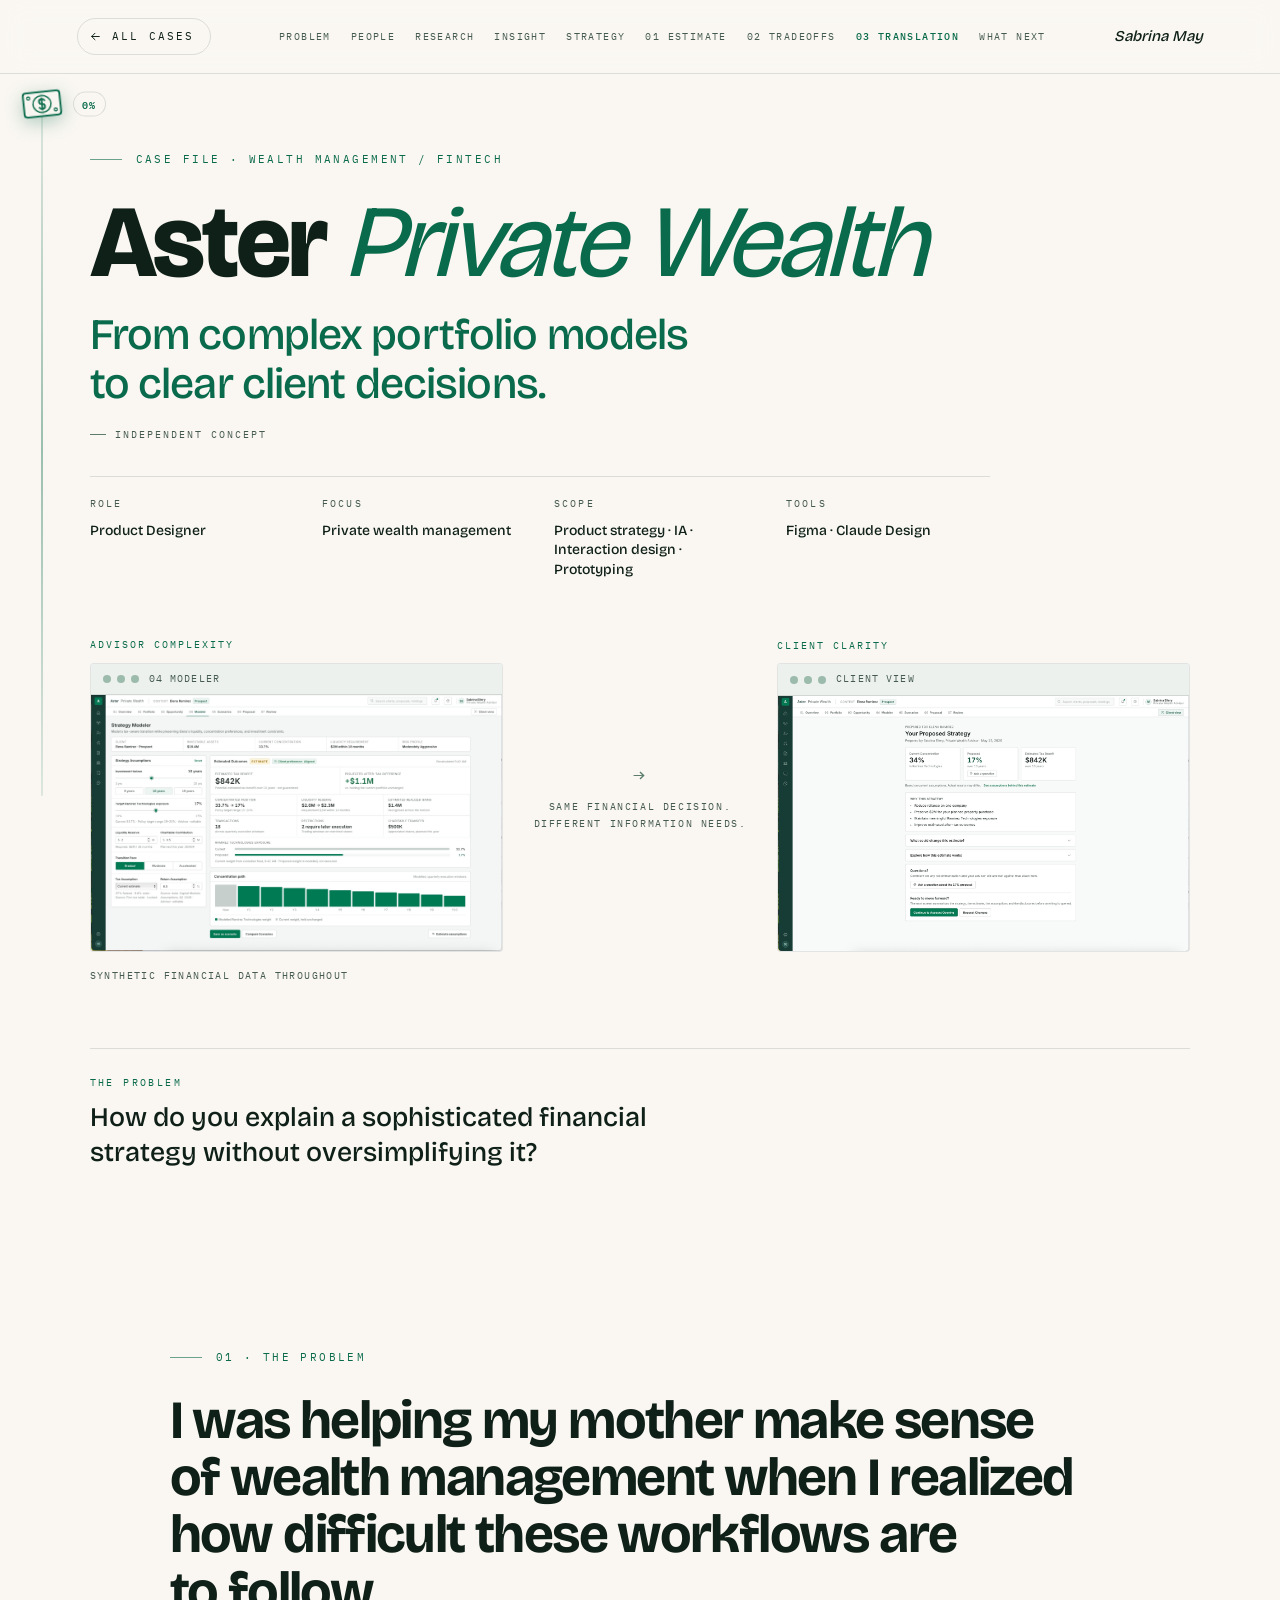
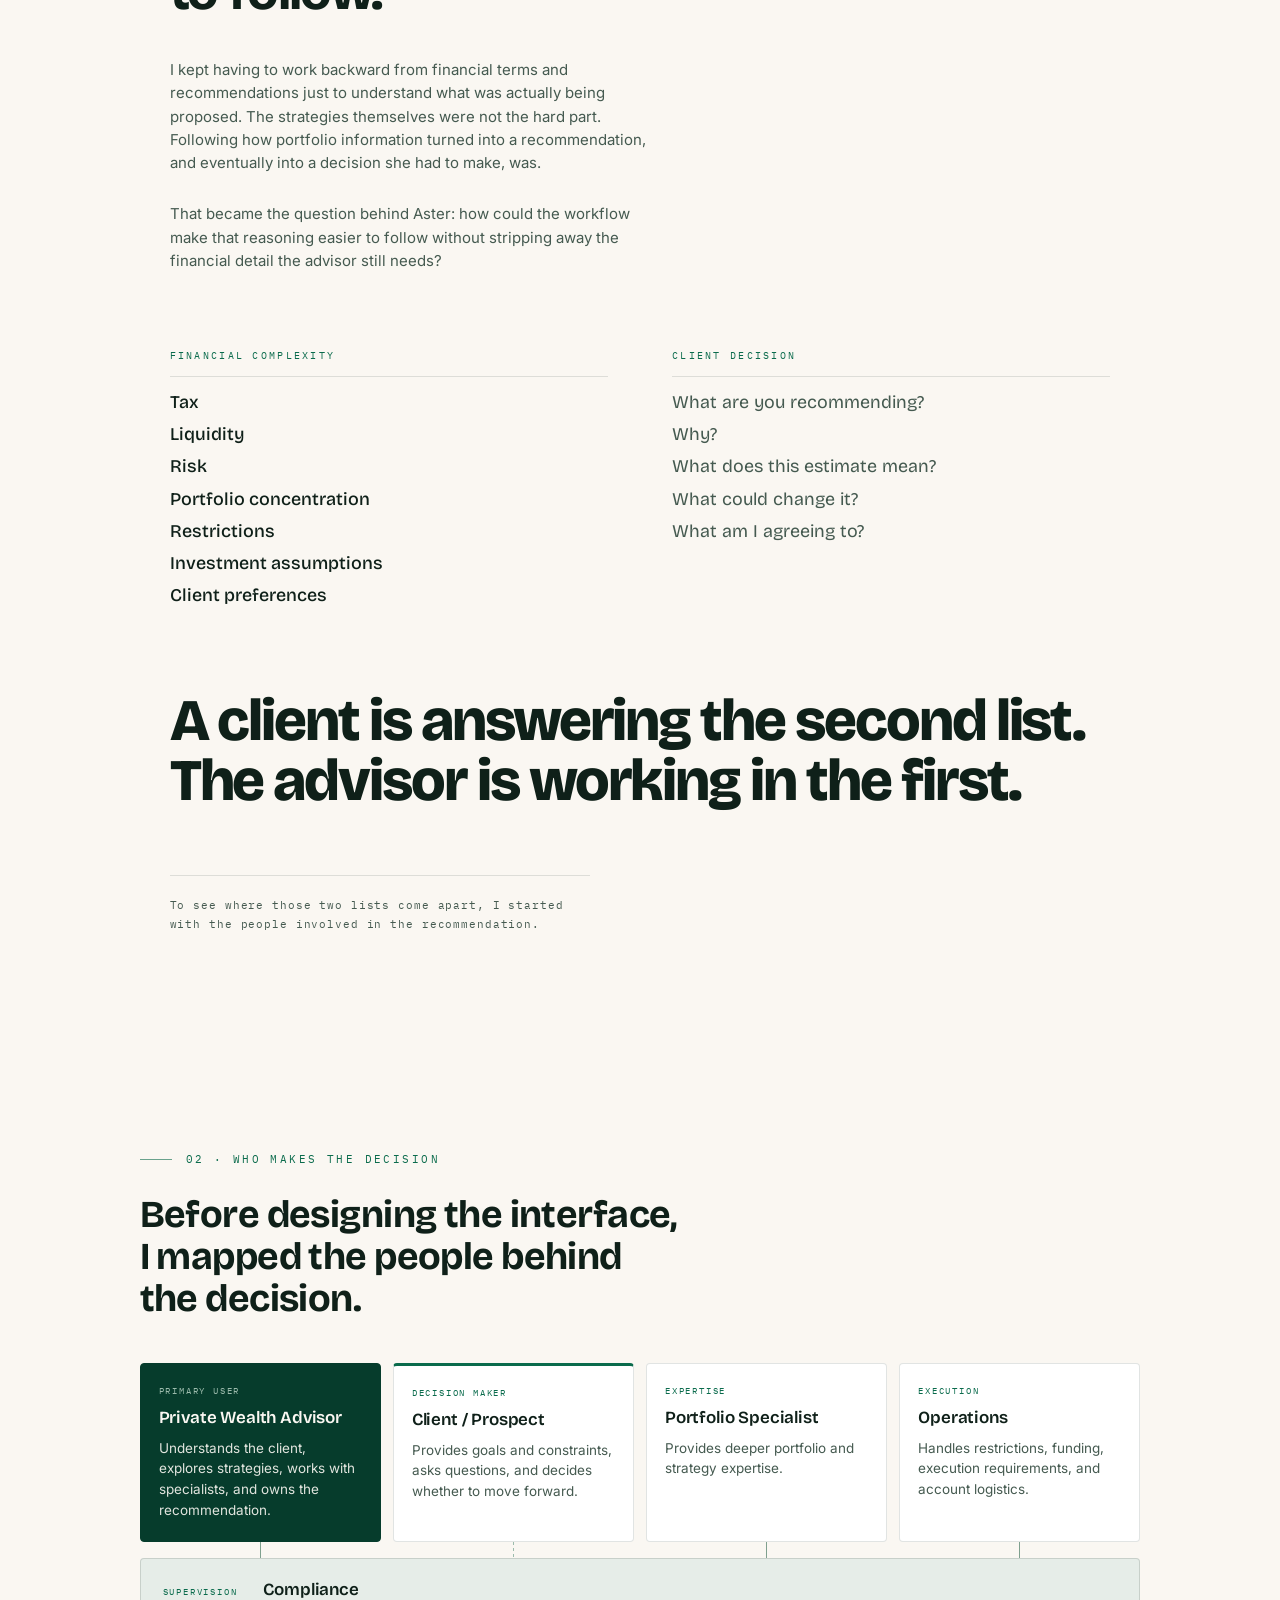
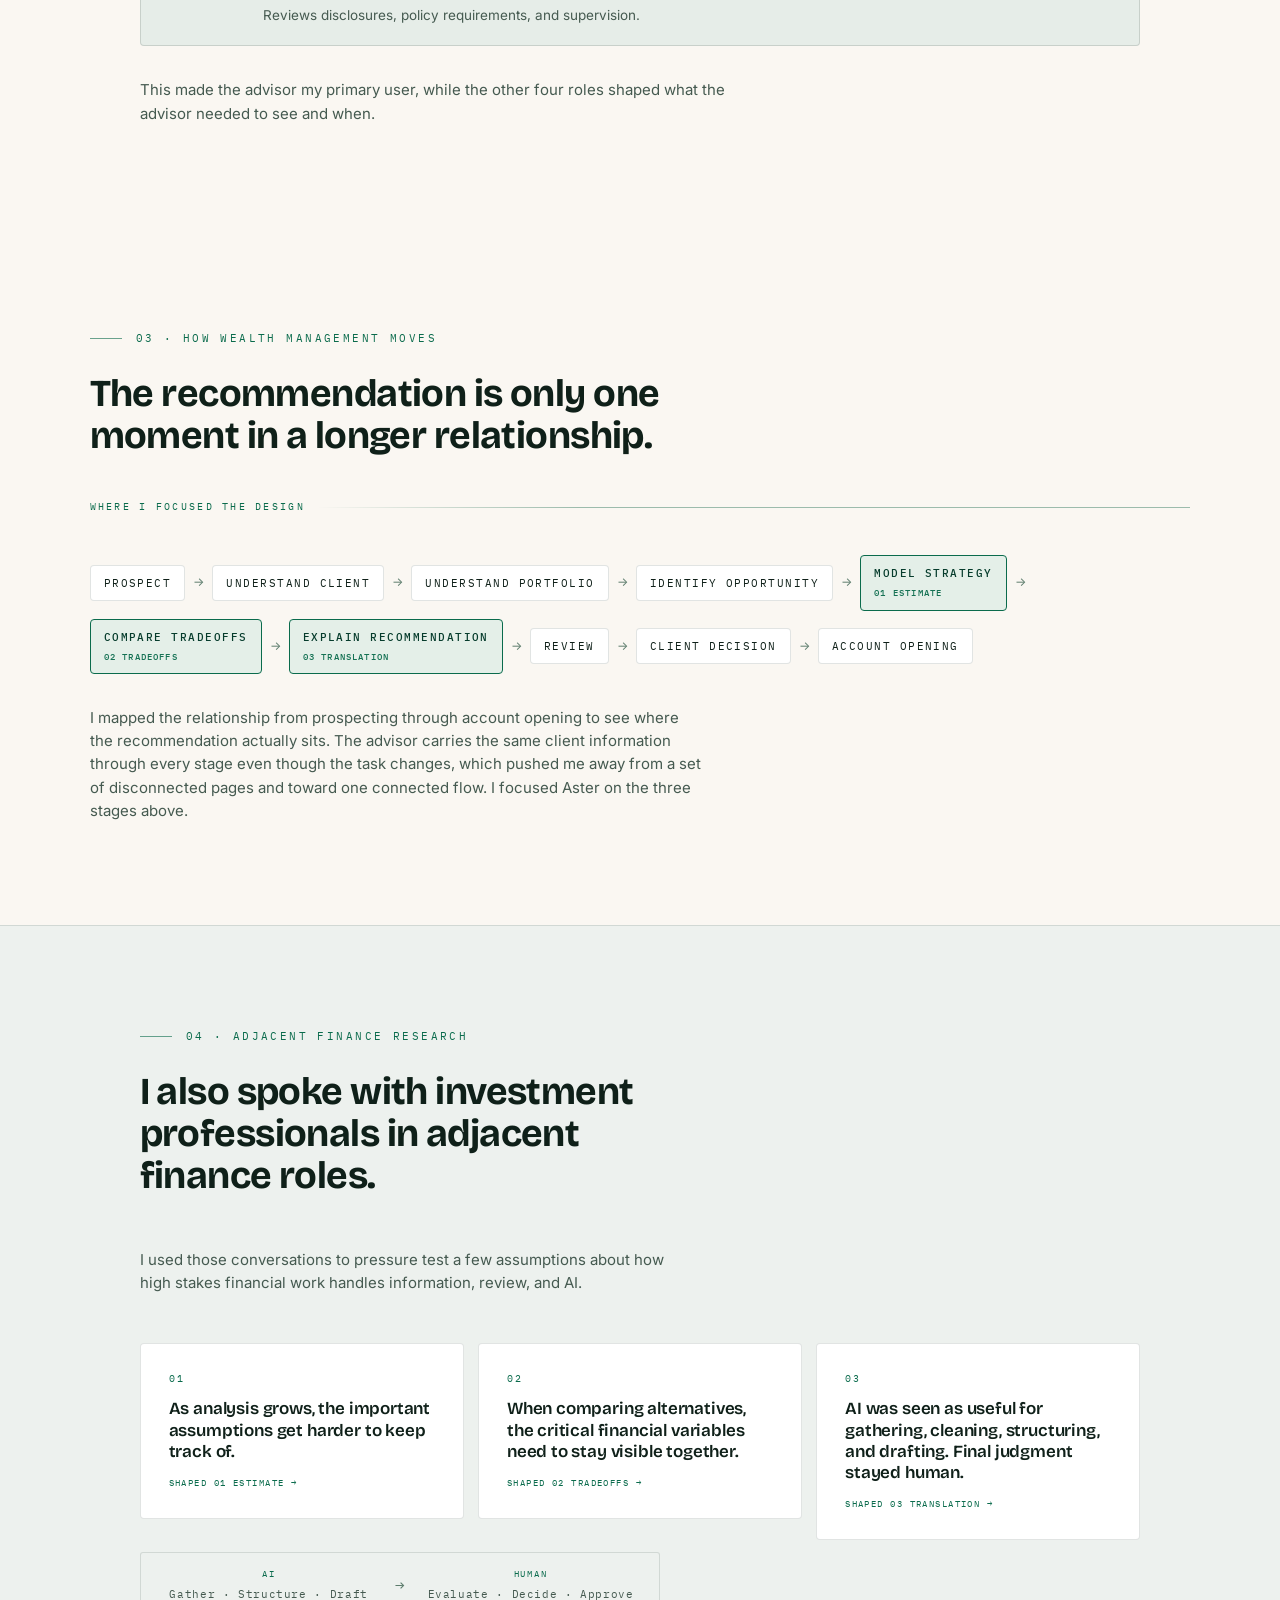
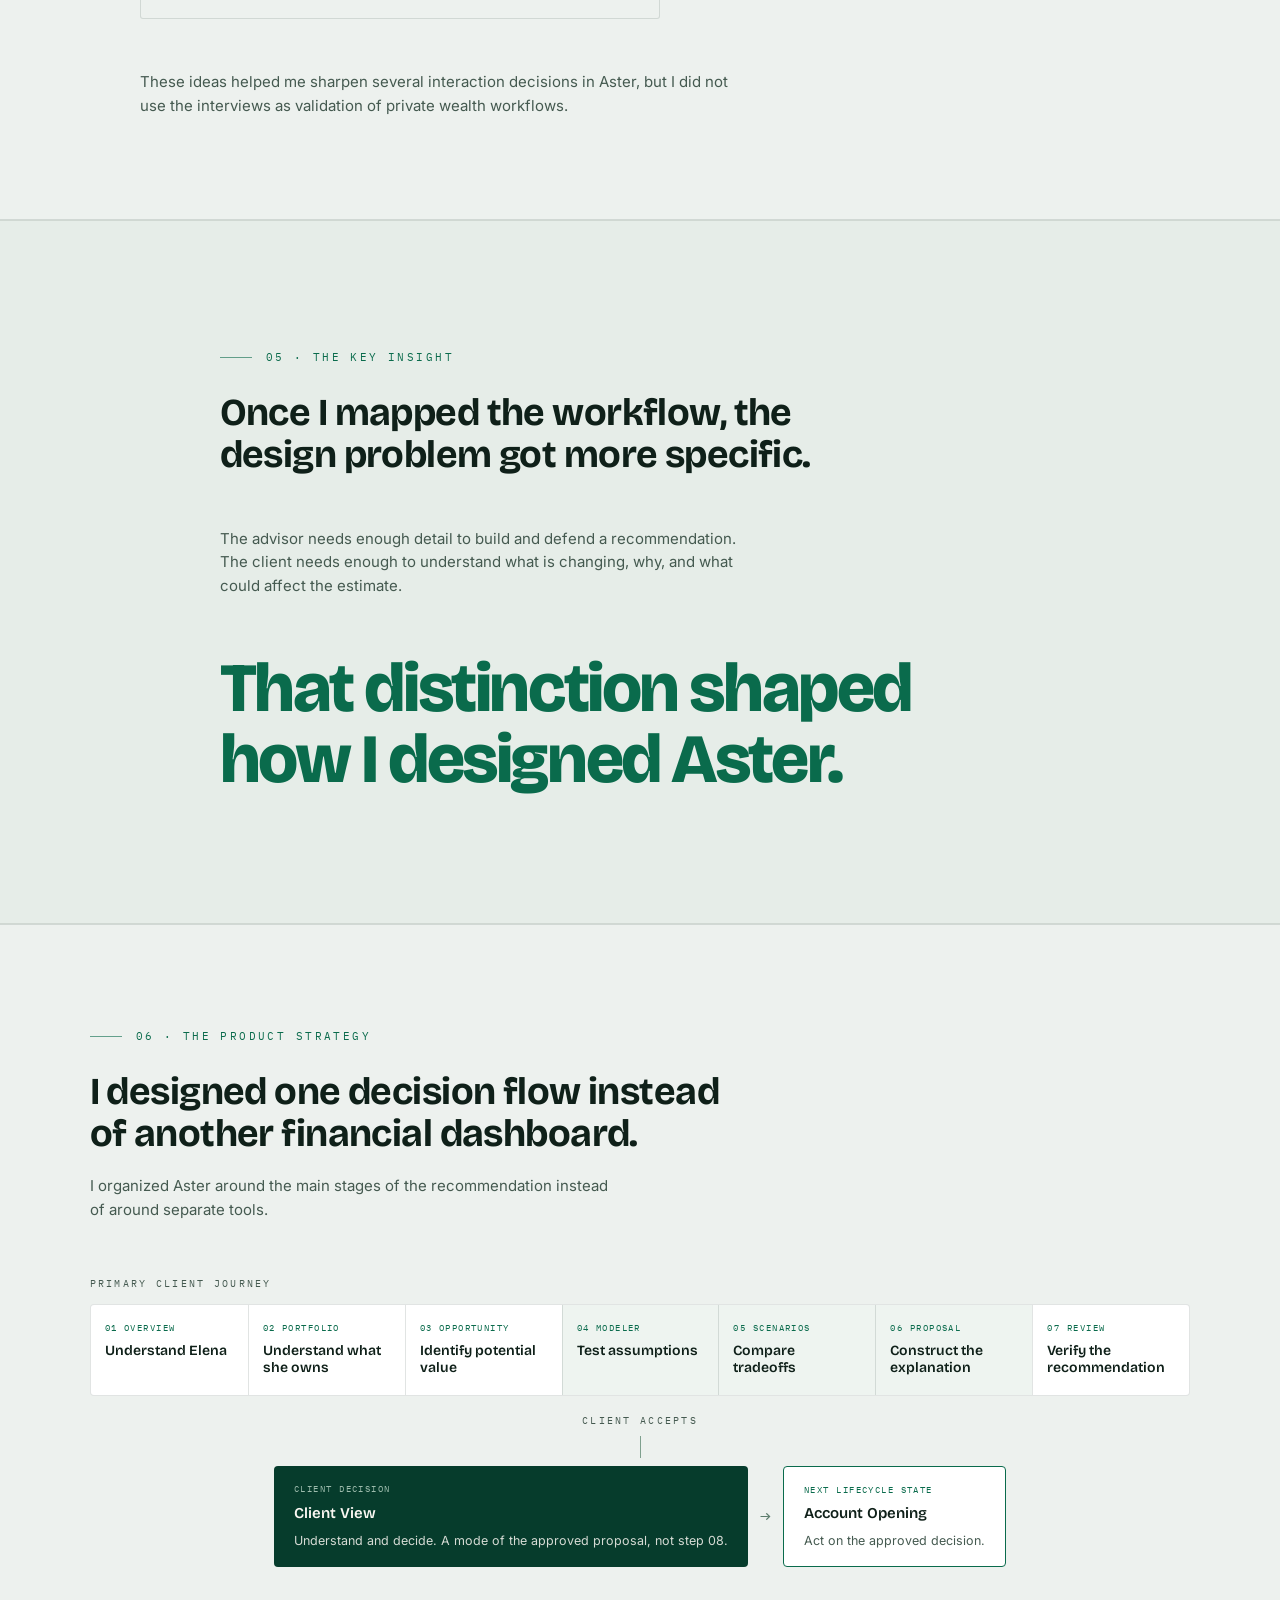
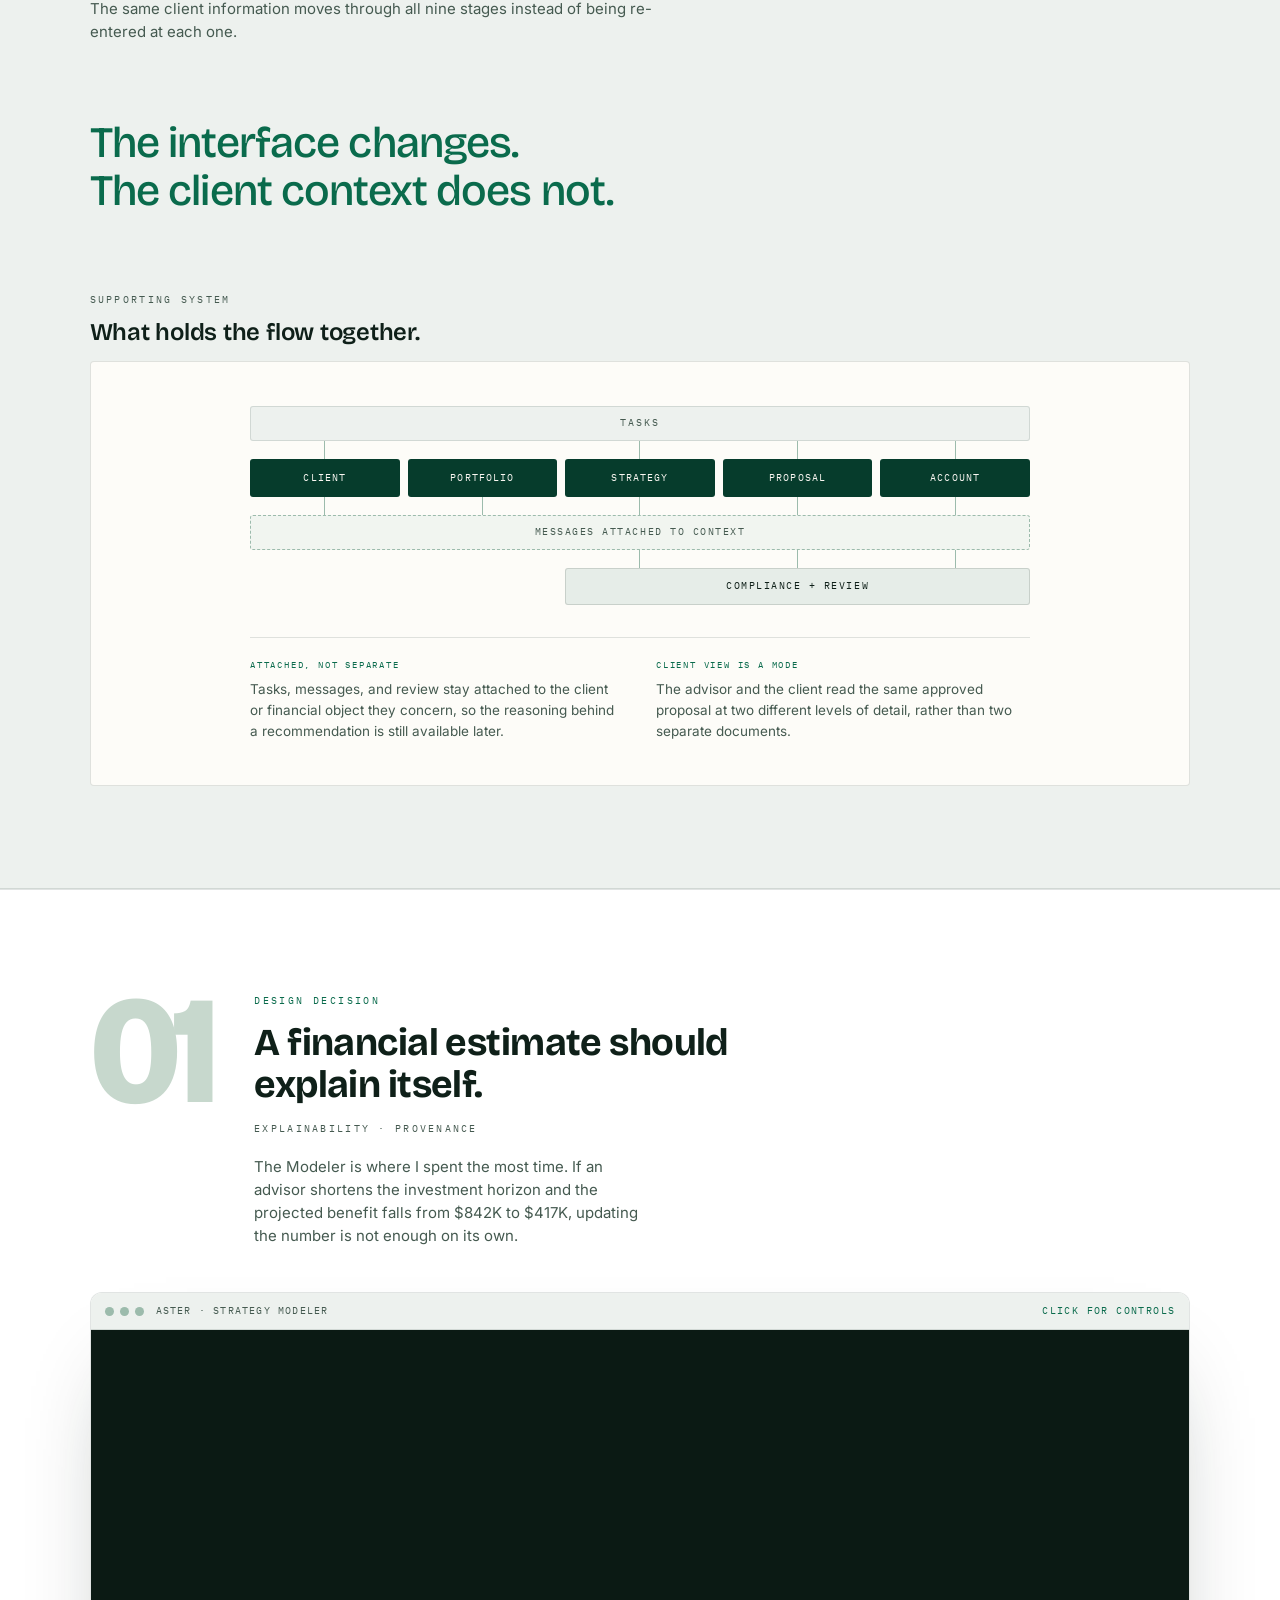
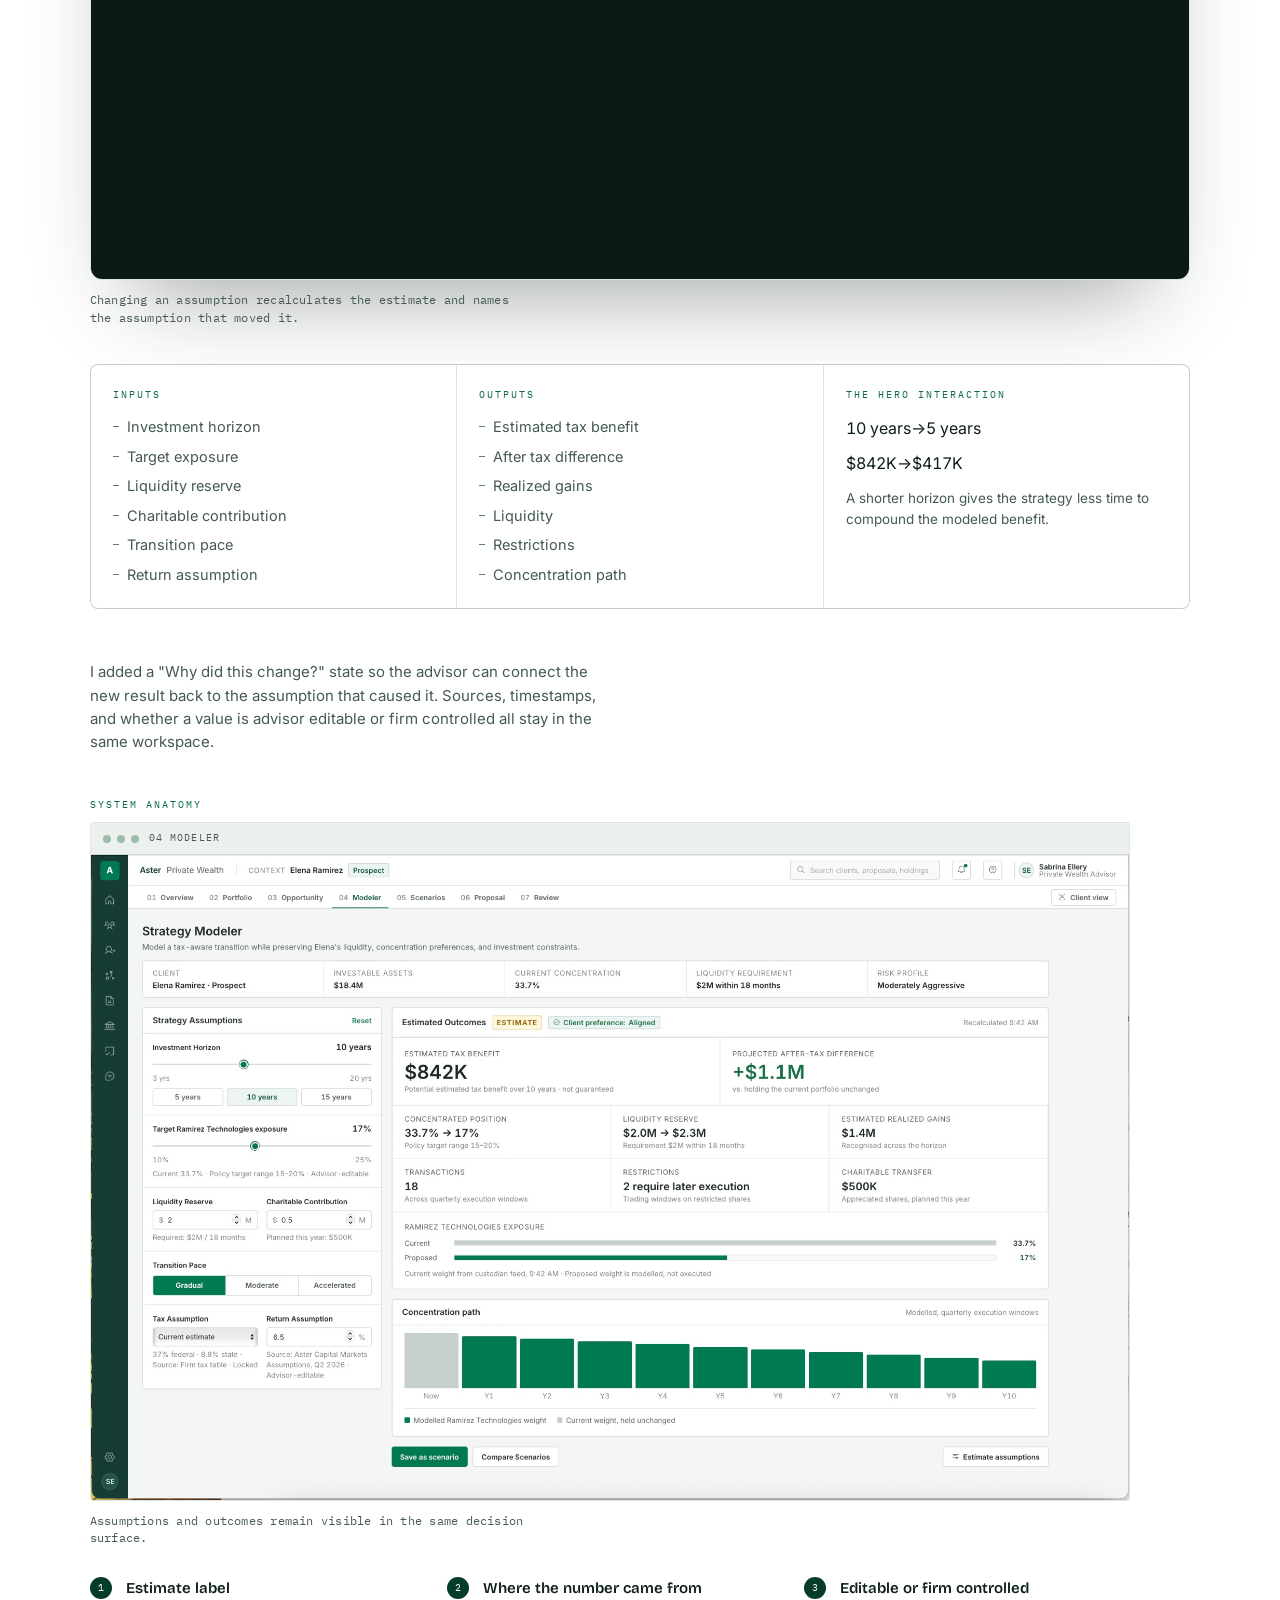
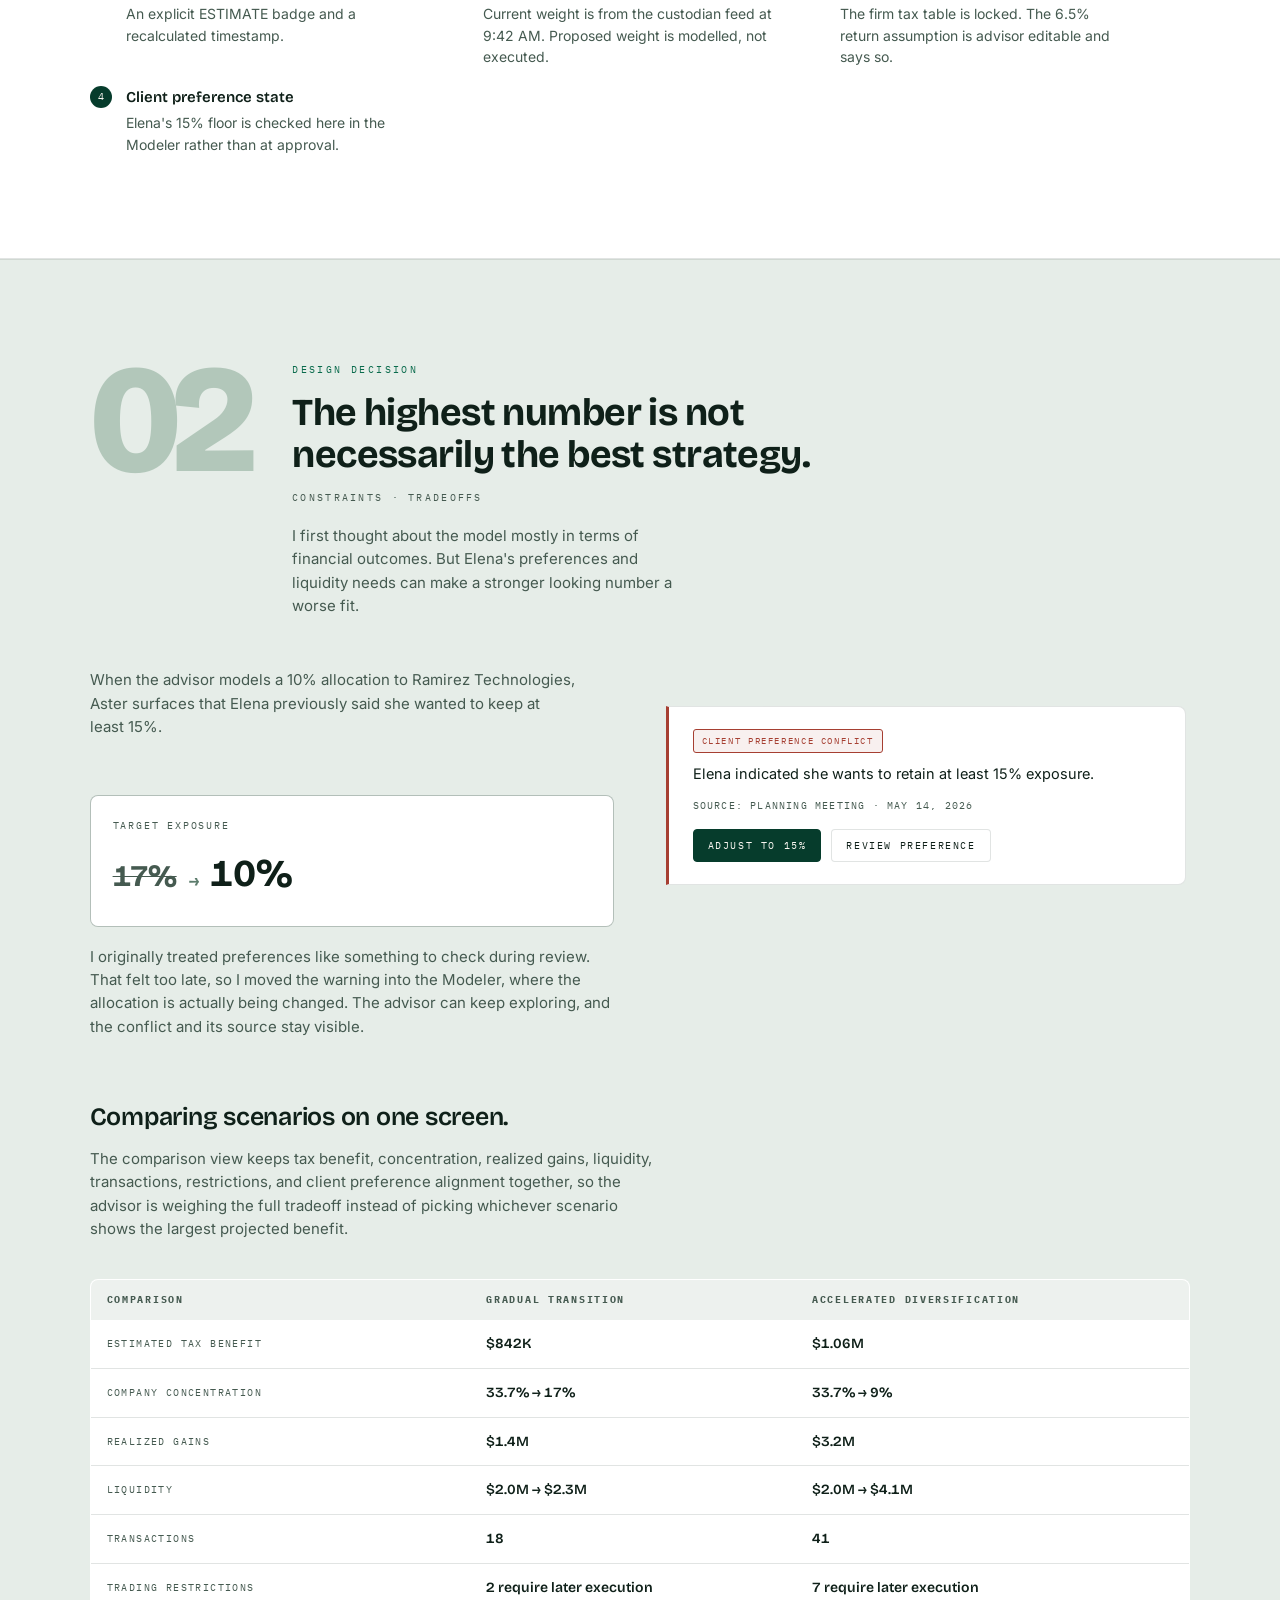
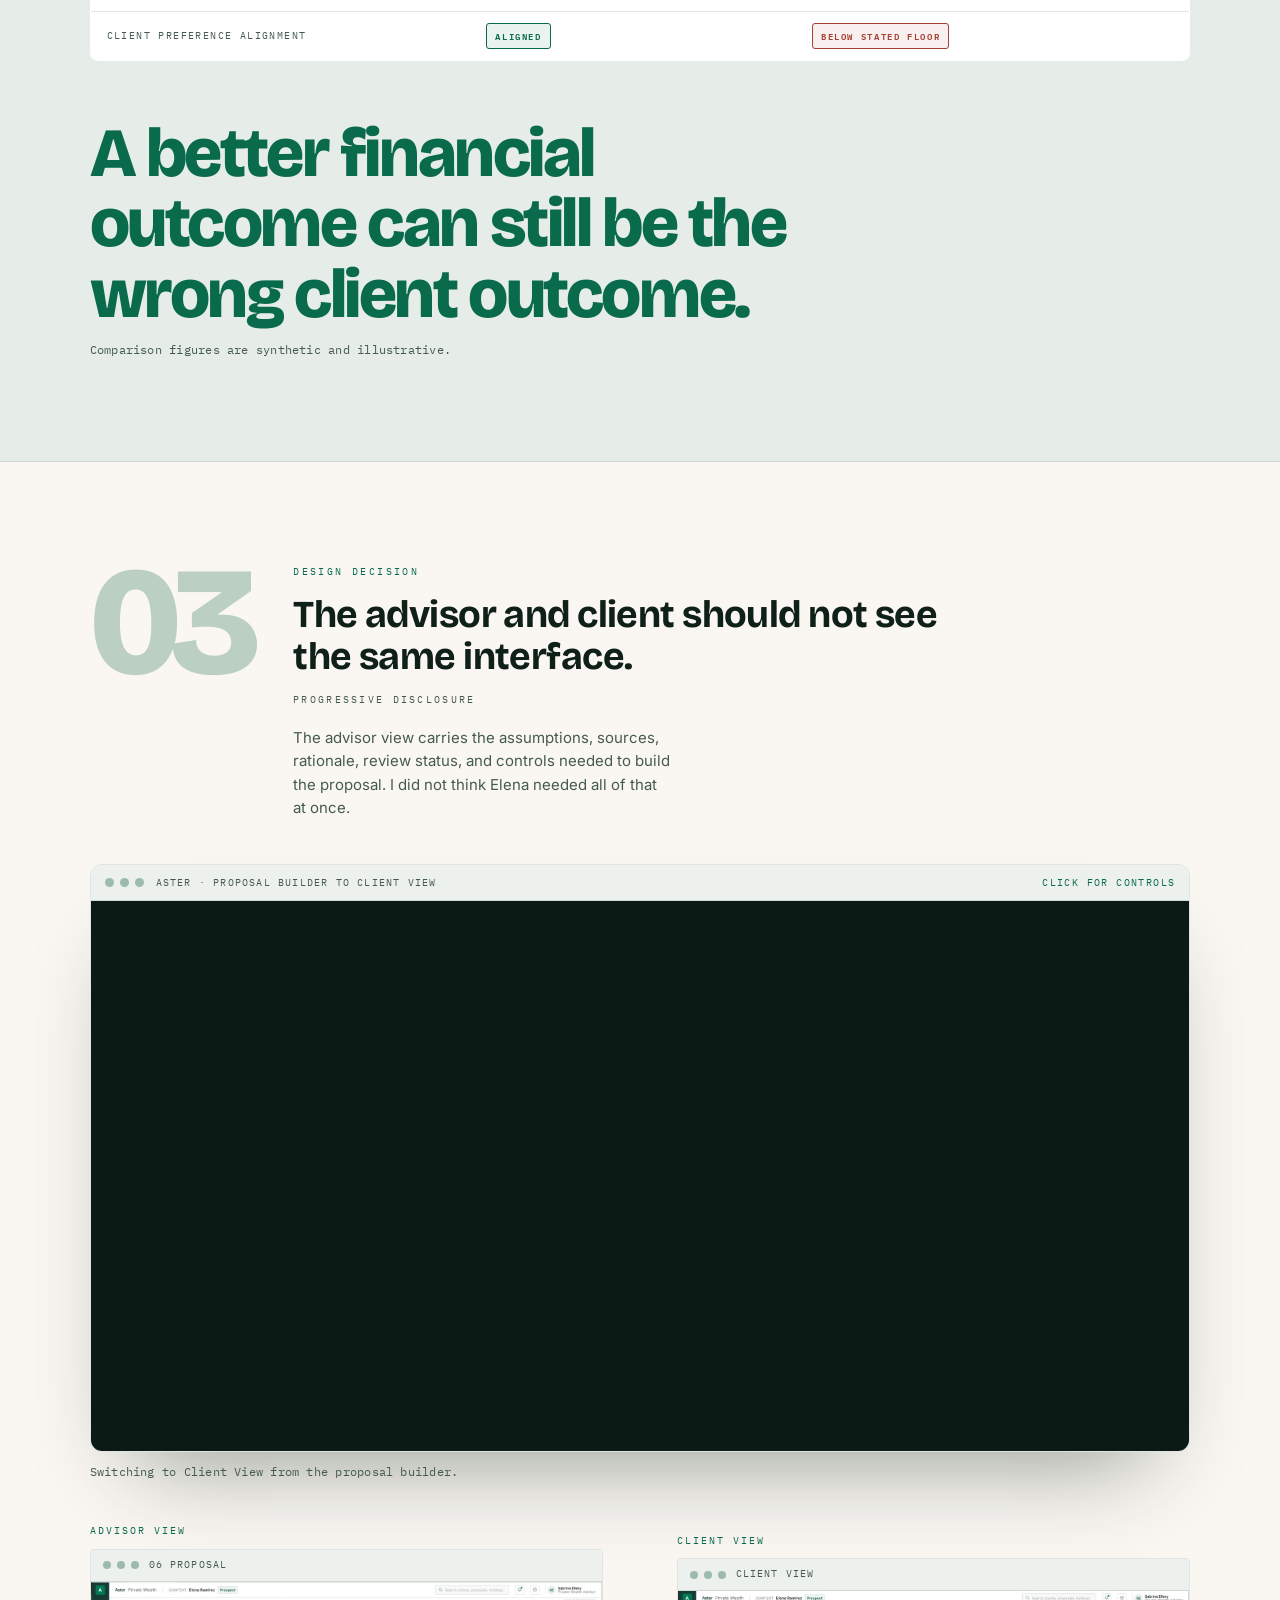
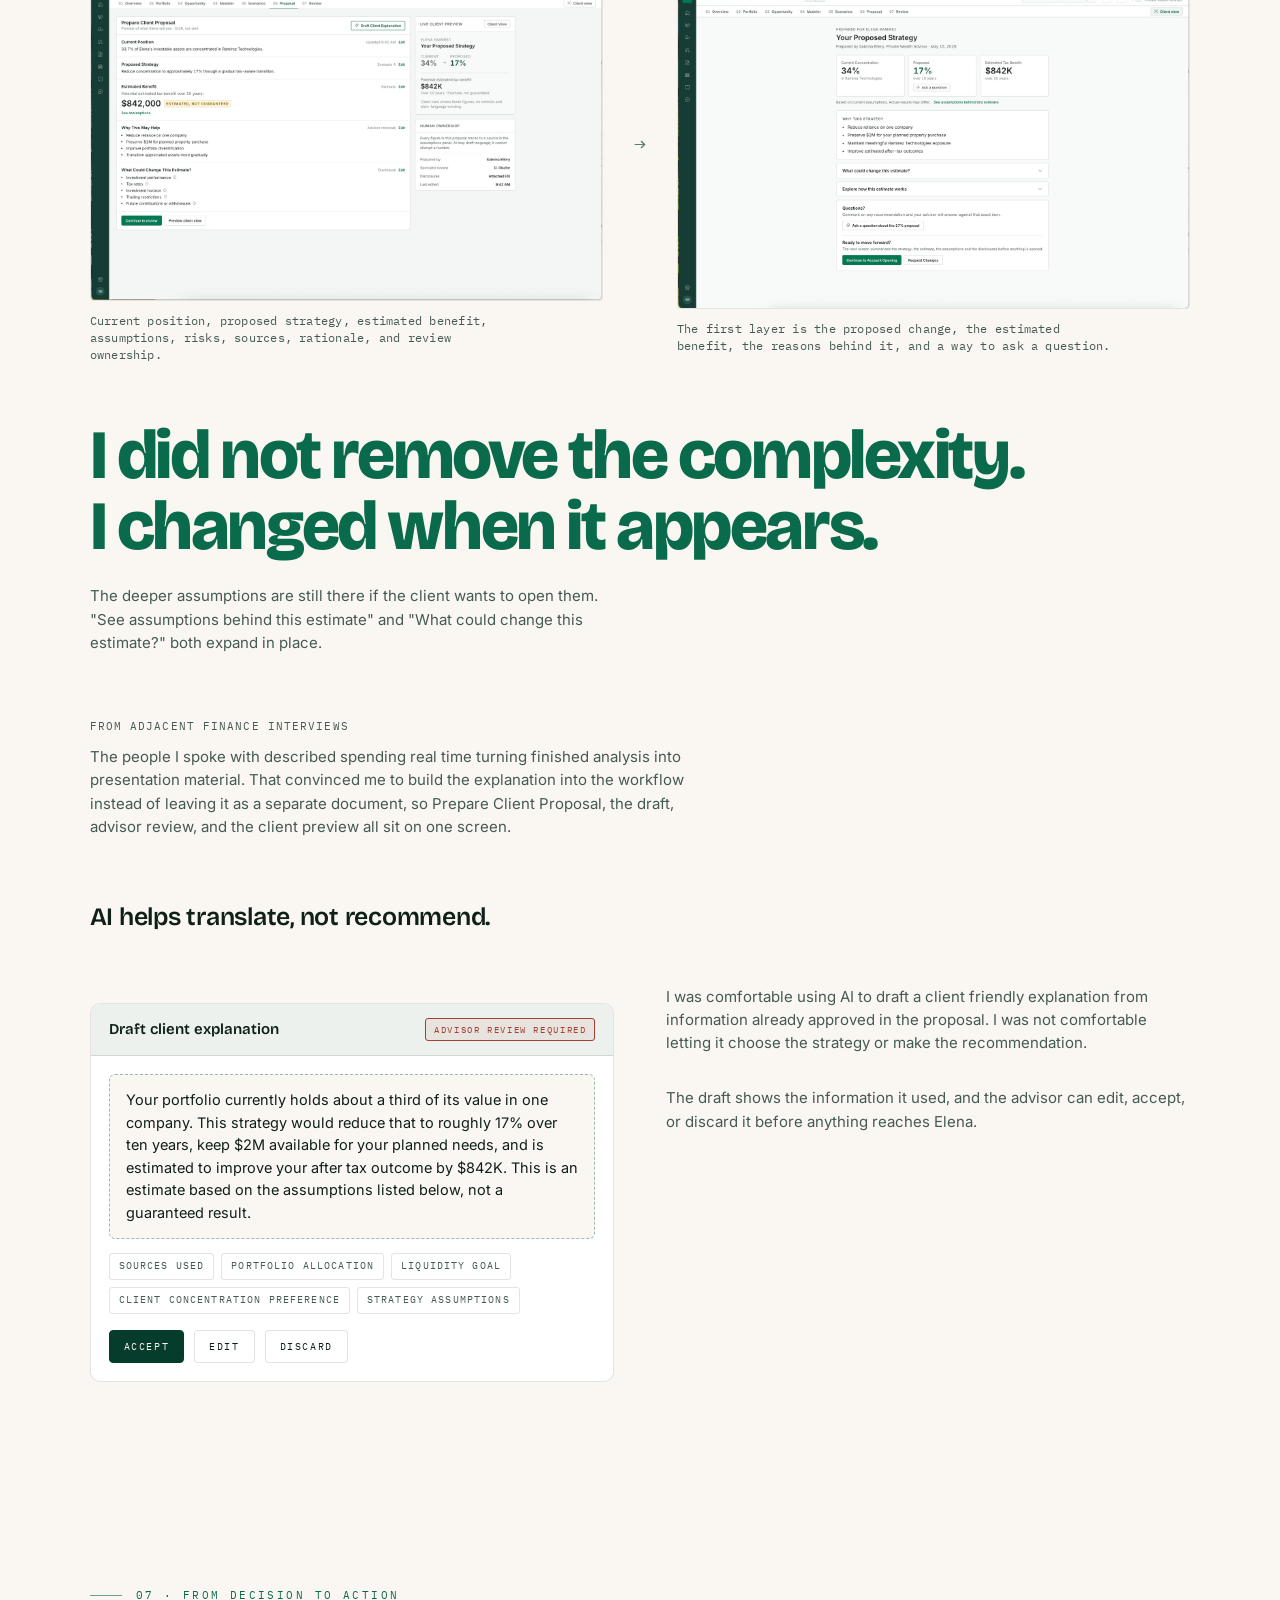
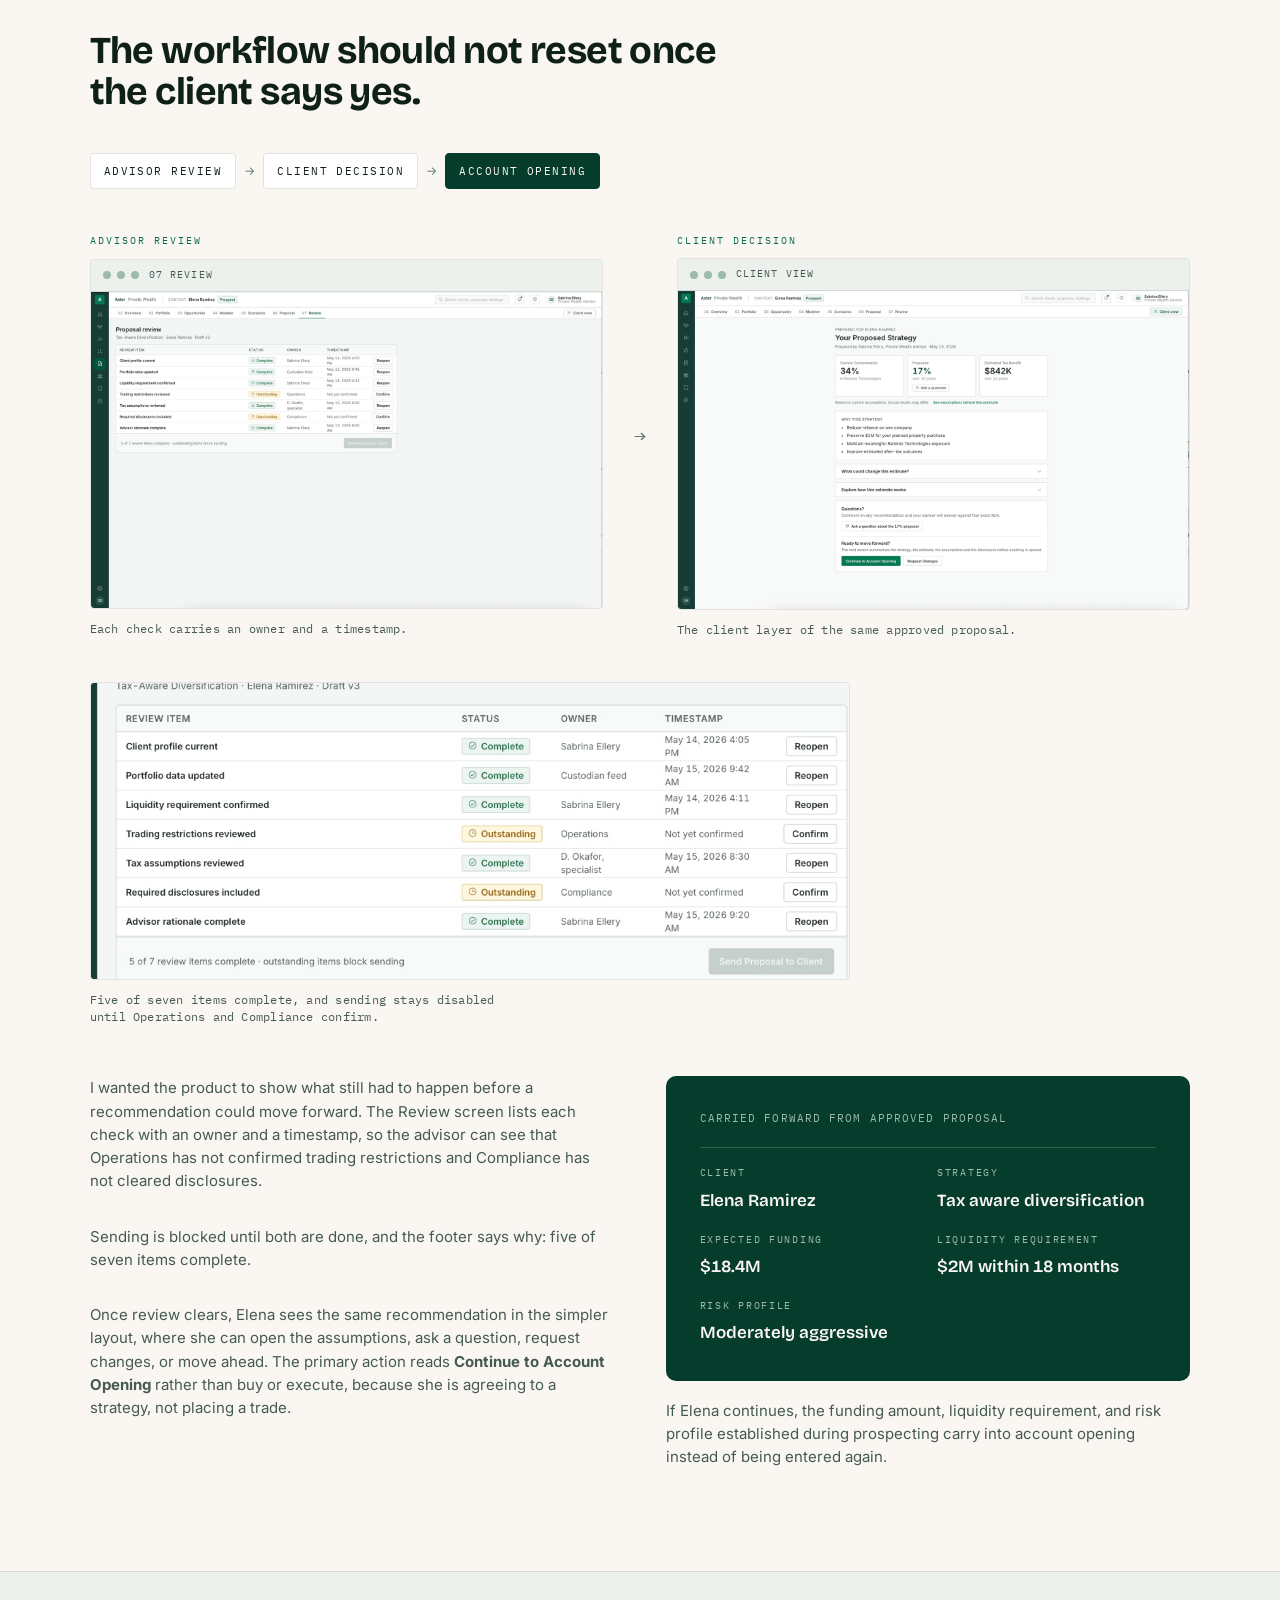
<file: cases/aster.html>
<!doctype html>
<html lang="en">
<head>
<meta charset="utf-8" />
<meta name="viewport" content="width=device-width,initial-scale=1" />
<title>Aster Private Wealth &middot; Sabrina May</title>
<script>
// Preview sandbox shim: append the document auth token to relative img srcs.
(function(){
  var qs = window.location.search || '';
  function activate(){
    document.querySelectorAll('img[data-src]').forEach(function(el){
      if (el.getAttribute('src')) return;
      var s = el.getAttribute('data-src'); if (!s) return;
      el.src = (qs && s.indexOf('?') === -1 && !/^(https?:|data:|blob:)/.test(s)) ? s + qs : s;
    });
    if (qs) {
      document.querySelectorAll('img[src]').forEach(function(el){
        var s = el.getAttribute('src');
        if (!s || /^(https?:|data:|blob:)/.test(s) || s.indexOf('?') !== -1) return;
        el.setAttribute('src', s + qs);
      });
    }
  }
  if (document.readyState === 'complete') activate(); else window.addEventListener('load', activate);
})();
</script>
<script>
// <video data-src="..."> loads directly first, falls back to a blob fetch in the preview sandbox.
(function(){
  function wire(v){
    var src = v.getAttribute('data-src'); if (!src) return;
    var triedBlob = false;
    v.addEventListener('error', function(){
      if (triedBlob) return; triedBlob = true;
      var qs = window.location.search || '';
      var url = src.indexOf('?') === -1 ? src + qs : src;
      fetch(url, {credentials: 'include'})
        .then(function(r){ if (!r.ok) throw new Error(r.status); return r.blob(); })
        .then(function(b){
          if (b.type && b.type.indexOf('video') === -1 && b.type.indexOf('octet') === -1) b = new Blob([b], {type:'video/mp4'});
          v.src = URL.createObjectURL(b);
          try { v.load(); } catch(e){}
          var p = v.play(); if (p && p.catch) p.catch(function(){});
        })
        .catch(function(e){ console.warn('video load failed', src, e); });
    });
    v.src = src;
    try { v.load(); } catch(e){}
    var p = v.play(); if (p && p.catch) p.catch(function(){});
  }
  function init(){ document.querySelectorAll('video[data-src]').forEach(wire); }
  if (document.readyState === 'loading') document.addEventListener('DOMContentLoaded', init); else init();
})();
</script>
<link rel="preconnect" href="https://fonts.googleapis.com">
<link rel="preconnect" href="https://fonts.gstatic.com" crossorigin>
<link href="https://fonts.googleapis.com/css2?family=Bricolage+Grotesque:opsz,wght@12..96,400;12..96,500;12..96,600;12..96,700;12..96,800&family=IBM+Plex+Mono:wght@400;500&family=Inter:wght@400;500;600;700&display=swap" rel="stylesheet">
<style>
*{box-sizing:border-box;margin:0;padding:0}
:root{
  --offwhite:#FAF7F2; --paper:#EDF1EE; --white:#FFFFFF;
  --ink:#0F2019; --slate:#455A50; --line:rgba(15,32,25,0.12);
  --emerald:#0A6B4C; --emerald-deep:#063C2C;
  --sage:#9CBBAC; --amber:#9A6B12; --rose:#A63F32;
  --display:'Bricolage Grotesque',system-ui,sans-serif;
  --sans:'Inter',system-ui,sans-serif;
  --mono:'IBM Plex Mono',ui-monospace,monospace;
}
html,body{background:var(--offwhite);color:var(--ink);font-family:var(--sans);-webkit-font-smoothing:antialiased;text-rendering:optimizeLegibility}
body{line-height:1.55}
a{color:var(--emerald);text-decoration:none}
a:hover{color:var(--rose)}
img,video{display:block;max-width:100%}
.num{font-variant-numeric:tabular-nums;font-feature-settings:"tnum" 1}

/* Scroll tracker: an aster mark that rides the page, mirroring the other case files. */
.scroll-tracker{position:fixed;left:26px;top:0;bottom:0;z-index:80;pointer-events:none;opacity:0;transition:opacity .5s ease .2s}
.scroll-tracker.is-ready{opacity:1}
.scroll-tracker .st-rail{position:absolute;left:15px;top:104px;bottom:104px;width:2px;border-radius:2px;background:linear-gradient(180deg,rgba(10,107,76,.12) 0%,rgba(10,107,76,.4) 50%,rgba(10,107,76,.12) 100%)}
.scroll-tracker .st-fill{position:absolute;left:15px;top:104px;width:2px;border-radius:2px;height:calc((100% - 208px) * var(--st-pos,0));background:var(--emerald)}
.scroll-tracker .st-thumb{position:absolute;left:-4px;top:104px;transform:translateY(-50%);display:flex;align-items:center;gap:11px;transition:top .12s linear}
.scroll-tracker .st-mark{width:40px;height:27px;display:block;color:var(--emerald);filter:drop-shadow(0 5px 9px rgba(10,107,76,.32));transform:rotate(calc(-6deg + var(--st-pos,0) * 12deg));transition:transform .12s linear}
.scroll-tracker .st-pct{font-family:var(--mono);font-size:10px;letter-spacing:.14em;text-transform:uppercase;color:var(--emerald);font-weight:600;padding:4px 8px;border-radius:999px;background:rgba(250,247,242,.9);border:1px solid var(--line)}
@media (max-width:1080px){.scroll-tracker .st-pct{display:none}.scroll-tracker{left:10px}}
@media (max-width:820px){.scroll-tracker{display:none}}
@media (prefers-reduced-motion:reduce){.scroll-tracker .st-thumb,.scroll-tracker .st-mark{transition:none}.scroll-tracker .st-mark{transform:none}}

/* nav */
.case-nav{display:flex;align-items:center;gap:18px;justify-content:space-between;padding:18px clamp(20px,6vw,96px);position:sticky;top:0;z-index:60;background:rgba(250,247,242,0.88);backdrop-filter:blur(14px) saturate(140%);-webkit-backdrop-filter:blur(14px) saturate(140%);border-bottom:1px solid var(--line)}
.case-nav .back{display:inline-flex;align-items:center;gap:10px;font-family:var(--mono);font-size:11px;letter-spacing:.2em;text-transform:uppercase;color:var(--ink);padding:9px 15px 9px 11px;border-radius:999px;border:1px solid var(--line);transition:background .25s,color .25s,transform .25s;white-space:nowrap}
.case-nav .back:hover{background:var(--emerald-deep);color:var(--offwhite);transform:translateX(-2px)}
.case-nav .back svg{width:13px;height:13px}
.case-nav .toc{display:flex;gap:2px;flex:1;justify-content:center;font-family:var(--mono);font-size:10px;letter-spacing:.14em;text-transform:uppercase;color:var(--slate)}
.case-nav .toc a{padding:6px 9px;border-radius:4px;color:var(--slate);font-weight:400;transition:color .2s,font-weight .2s}
.case-nav .toc a:hover,.case-nav .toc a.is-active{color:var(--emerald);font-weight:500}
.case-nav .toc a::after{content:attr(data-t);display:block;height:0;overflow:hidden;font-weight:500;visibility:hidden}
@media (max-width:1080px){.case-nav .toc{display:none}}
.case-nav .brand{font-family:var(--display);font-style:italic;font-weight:500;font-size:15px;white-space:nowrap;color:var(--ink)}

/* layout */
.wrap{max-width:1280px;margin:0 auto;padding:0 clamp(28px,7vw,128px)}
.narrow{max-width:720px}
section.section{padding:clamp(60px,8vw,112px) 0}
section.section.tint{background:var(--paper);border-top:1px solid var(--line);border-bottom:1px solid var(--line)}
section.section.mist{background:#E6EDE8;border-top:1px solid rgba(15,32,25,.1);border-bottom:1px solid rgba(15,32,25,.1)}
#insight .wrap{max-width:1020px}
#people .wrap,#problem .wrap{max-width:1180px}
#insight{padding:clamp(76px,10vw,150px) 0}
section.section.stage{background:#FFFFFF;border-top:1px solid var(--line);border-bottom:1px solid var(--line)}
section.section.stage .wrap{max-width:1340px}
.eyebrow{display:flex;align-items:center;gap:14px;font-family:var(--mono);font-size:11px;letter-spacing:.22em;text-transform:uppercase;color:var(--emerald);margin-bottom:26px}
.eyebrow::before{content:"";width:32px;height:1px;background:var(--emerald);opacity:.6}
h1{font-family:var(--display);font-weight:900;font-size:clamp(48px,8vw,116px);line-height:.95;letter-spacing:-.025em;max-width:14ch;text-wrap:balance}
h1 .it{font-style:italic;font-weight:400;color:var(--emerald)}
h2{font-family:var(--display);font-weight:700;font-size:clamp(28px,3vw,38px);line-height:1.1;letter-spacing:-.015em;max-width:26ch;text-wrap:pretty}
h3{font-family:var(--display);font-weight:600;font-size:clamp(17px,1.5vw,20px);letter-spacing:-.01em;line-height:1.25}
p{font-size:clamp(15px,1.06vw,17px);color:var(--slate);max-width:66ch;text-wrap:pretty}
p+p{margin-top:14px}
.lead{font-family:var(--display);font-weight:400;font-size:clamp(20px,2.1vw,29px);line-height:1.35;color:var(--ink);max-width:34ch}
.tagline{font-family:var(--display);font-weight:500;font-size:clamp(24px,3.4vw,46px);line-height:1.12;letter-spacing:-.02em;color:var(--emerald);max-width:22ch;margin-top:20px}
.hero-kicker{display:inline-flex;align-items:center;gap:9px;margin-top:18px;white-space:nowrap;font-family:var(--mono);font-size:10px;letter-spacing:.2em;text-transform:uppercase;color:var(--slate)}
.hero-kicker::before{content:"";width:16px;height:1px;background:#5C7C6C}
.split-cap{font-family:var(--mono);font-size:10px;letter-spacing:.16em;text-transform:uppercase;color:var(--slate);text-align:center;line-height:1.7;display:grid;gap:6px}
.split-cap .parw{font-size:20px;color:#5C7C6C}
.hero-foot{margin-top:16px;font-family:var(--mono);font-size:10px;letter-spacing:.14em;text-transform:uppercase;color:var(--slate)}
.mono-note{font-family:var(--mono);font-size:11px;letter-spacing:.1em;text-transform:uppercase;color:var(--slate)}
.stack{display:grid;gap:18px}
.gap-l{margin-top:clamp(32px,4vw,56px)}
.two{display:grid;grid-template-columns:minmax(0,1fr) minmax(0,1fr);gap:clamp(28px,4vw,64px);align-items:start}
@media (max-width:820px){.two{grid-template-columns:1fr}}

/* hero */
.case-hero{max-width:1340px;margin:0 auto;padding:clamp(44px,6vw,84px) clamp(28px,7vw,128px) clamp(40px,5vw,72px)}
.case-cover{max-width:1280px;margin:0 auto;padding:0 clamp(28px,7vw,128px)}
.hero-copy{margin-top:clamp(32px,4vw,52px);display:grid;grid-template-columns:minmax(0,1.1fr) minmax(0,1fr);gap:clamp(28px,4vw,64px)}
@media (max-width:820px){.hero-copy{grid-template-columns:1fr}}
.case-meta{display:grid;grid-template-columns:repeat(4,1fr);gap:24px 32px;padding-top:28px;border-top:1px solid var(--line);max-width:1100px}
.case-meta dt{font-family:var(--mono);font-size:10px;letter-spacing:.24em;text-transform:uppercase;color:var(--slate);margin-bottom:8px}
.case-meta dd{font-family:var(--display);font-weight:500;font-size:clamp(15px,1.4vw,17px);line-height:1.4;color:var(--ink)}
@media (max-width:760px){.case-meta{grid-template-columns:repeat(2,1fr)}}
.cover{margin-top:clamp(40px,5vw,64px)}
.cover img{width:100%;border-radius:18px;border:1px solid var(--line);box-shadow:0 50px 100px -36px rgba(15,32,25,.42)}
.cap{margin-top:11px;font-family:var(--mono);font-size:11.5px;letter-spacing:.02em;color:var(--slate);max-width:62ch;line-height:1.5}

/* ecosystem */
.eco{display:grid;grid-template-columns:repeat(auto-fit,minmax(210px,1fr));gap:1px;background:var(--line);border:1px solid var(--line);border-radius:8px;overflow:hidden;margin-top:clamp(28px,3.5vw,44px)}
.eco .cell{background:var(--white);padding:22px 20px 24px;display:grid;gap:12px;align-content:start}
.eco .cell.is-primary{background:var(--emerald-deep);color:var(--offwhite)}
.eco .role{font-family:var(--mono);font-size:9.5px;letter-spacing:.2em;text-transform:uppercase;color:var(--emerald)}
.eco .cell.is-primary .role{color:var(--sage)}
.eco .cell.is-primary h3{color:var(--offwhite)}
.eco ul{list-style:none;display:grid;gap:6px}
.eco li{font-size:13.5px;color:var(--slate);padding-left:14px;position:relative;line-height:1.45}
.eco li::before{content:"";position:absolute;left:0;top:8px;width:5px;height:1px;background:#5C7C6C}
.eco .cell.is-primary li{color:rgba(250,247,242,.92)}

/* lifecycle */
.chain{display:flex;flex-wrap:wrap;gap:8px;align-items:center;margin-top:clamp(26px,3.4vw,40px)}
.chain span{font-family:var(--mono);font-size:10.5px;letter-spacing:.14em;text-transform:uppercase;padding:9px 13px;background:var(--white);border:1px solid var(--line);border-radius:4px;color:var(--ink)}
.chain span.hot{background:var(--emerald-deep);color:var(--offwhite);border-color:var(--emerald-deep)}
.chain i{color:#5C7C6C;font-style:normal;font-size:12px}
.recon{margin-top:clamp(26px,3vw,40px);display:flex;flex-wrap:wrap;gap:8px}
.recon b{font-family:var(--mono);font-weight:400;font-size:11px;letter-spacing:.12em;text-transform:uppercase;color:var(--slate);padding:7px 12px;border:1px dashed var(--sage);border-radius:999px}

/* question list */
.qlist{list-style:none;margin-top:26px;display:grid;gap:0;border-top:1px solid var(--line)}
.qlist li{padding:15px 0;border-bottom:1px solid var(--line);font-family:var(--display);font-size:clamp(17px,1.7vw,22px);font-weight:500;color:var(--ink);display:flex;gap:16px;align-items:baseline}
.qlist li em{font-family:var(--mono);font-style:normal;font-size:10px;letter-spacing:.16em;color:var(--emerald)}

/* thesis */
.thesis{margin-top:clamp(34px,4vw,56px);background:var(--emerald-deep);color:var(--offwhite);border-radius:10px;padding:clamp(28px,4vw,52px)}
.thesis .mono-note{color:var(--sage)}
.thesis blockquote{font-family:var(--display);font-weight:600;font-size:clamp(24px,3.2vw,42px);line-height:1.12;letter-spacing:-.02em;margin-top:16px;max-width:26ch}
.thesis .alt{margin-top:22px;padding-top:18px;border-top:1px solid rgba(156,187,172,.3);font-size:15px;color:rgba(250,247,242,.9);max-width:52ch}

/* IA diagram */
.ia{margin-top:clamp(28px,3.5vw,44px);background:var(--white);border:1px solid var(--line);border-radius:10px;padding:clamp(24px,3.6vw,48px)}
.ia-node{font-family:var(--mono);font-size:10.5px;letter-spacing:.16em;text-transform:uppercase;padding:10px 14px;border-radius:4px;text-align:center;white-space:nowrap}
.ia-spine{display:flex;flex-wrap:wrap;align-items:center;justify-content:center;gap:8px}
.ia-spine .ia-node{background:var(--emerald-deep);color:var(--offwhite)}
.ia-spine i{color:#5C7C6C;font-style:normal}
.ia-cross{display:grid;gap:12px;justify-items:center;margin-bottom:16px}
.ia-cross .ia-node,.ia-under .ia-node{background:var(--paper);color:var(--ink);border:1px solid var(--line)}
.ia-under{display:grid;gap:12px;justify-items:center;margin-top:16px}
.ia-rule{width:100%;height:1px;background:var(--line)}
.ia-stem{width:1px;height:18px;background:var(--sage)}
.ia-legend{margin-top:22px;padding-top:18px;border-top:1px solid var(--line)}

/* principles */
.prin{display:grid;grid-template-columns:repeat(auto-fit,minmax(240px,1fr));gap:1px;background:var(--line);border:1px solid var(--line);border-radius:8px;overflow:hidden;margin-top:clamp(28px,3.5vw,44px)}
.prin .p{background:var(--white);padding:26px 22px;display:grid;gap:10px;align-content:start}
.prin .n{font-family:var(--display);font-weight:700;font-size:26px;color:var(--emerald);line-height:1}
.prin p{font-size:14px}

/* data panel */
.panel{background:var(--white);border:1px solid var(--line);border-radius:10px;overflow:hidden;margin-top:clamp(24px,3vw,40px)}
.panel-h{display:flex;flex-wrap:wrap;gap:10px;align-items:center;justify-content:space-between;padding:14px 20px;border-bottom:1px solid var(--line);background:var(--paper)}
.panel-h .t{font-family:var(--display);font-weight:600;font-size:15px}
.rows{display:grid}
.row{display:grid;grid-template-columns:minmax(0,1.6fr) minmax(0,1fr);gap:16px;padding:13px 20px;border-bottom:1px solid var(--line);align-items:baseline}
.row:last-child{border-bottom:0}
.row dt,.row .k{font-family:var(--mono);font-size:10px;letter-spacing:.16em;text-transform:uppercase;color:var(--slate)}
.row dd,.row .v{font-family:var(--display);font-weight:600;font-size:16px;color:var(--ink);text-align:right}
.badge{font-family:var(--mono);font-size:9px;letter-spacing:.18em;text-transform:uppercase;padding:4px 8px;border-radius:3px;border:1px solid currentColor}
.badge.est{color:var(--amber);background:rgba(154,107,18,.08)}
.badge.lock{color:var(--slate);background:rgba(69,90,80,.07)}
.badge.ok{color:var(--emerald);background:rgba(10,107,76,.08)}
.badge.warn{color:var(--rose);background:rgba(166,63,50,.08)}
.figure-xl{font-family:var(--display);font-weight:700;font-size:clamp(40px,5.4vw,68px);line-height:1;letter-spacing:-.03em;color:var(--emerald)}

/* video */
.vfig{margin-top:clamp(28px,3.5vw,48px)}
.vframe{border-radius:12px;overflow:hidden;border:1px solid var(--line);background:var(--white);box-shadow:0 50px 90px -44px rgba(15,32,25,.45)}
.vbar{display:flex;align-items:center;gap:12px;padding:10px 14px;background:var(--paper);border-bottom:1px solid var(--line)}
.dots{display:flex;gap:6px}
.dots i{width:9px;height:9px;border-radius:50%;background:var(--sage);display:block}
.vurl{font-family:var(--mono);font-size:10px;letter-spacing:.12em;color:var(--slate);text-transform:uppercase}
.vhint{margin-left:auto;font-family:var(--mono);font-size:10px;letter-spacing:.14em;text-transform:uppercase;color:var(--emerald)}
.vframe video{width:100%;background:#0B1A14;cursor:pointer}

/* delta */
.deltas{display:grid;grid-template-columns:repeat(auto-fit,minmax(220px,1fr));gap:1px;background:var(--line);border:1px solid var(--line);border-radius:8px;overflow:hidden;margin-top:clamp(26px,3vw,40px)}
.delta{background:var(--white);padding:22px}
.delta .k{font-family:var(--mono);font-size:10px;letter-spacing:.18em;text-transform:uppercase;color:var(--slate)}
.delta .pair{display:flex;align-items:baseline;gap:12px;margin-top:12px;font-family:var(--display);font-weight:700;letter-spacing:-.02em}
.delta .from{font-size:clamp(22px,2.4vw,30px);color:var(--slate);text-decoration:line-through;text-decoration-thickness:1px}
.delta .arw{color:#5C7C6C;font-size:16px}
.delta .to{font-size:clamp(26px,3vw,38px);color:var(--ink)}
.why{margin-top:clamp(24px,3vw,36px);border-left:3px solid var(--emerald);background:rgba(10,107,76,.06);border-radius:0 6px 6px 0;padding:20px 24px}
.why .mono-note{color:var(--emerald)}
.why p{margin-top:8px;color:var(--ink);max-width:56ch}
.signals{display:flex;flex-wrap:wrap;gap:8px;margin-top:22px}
.signals b{font-family:var(--mono);font-weight:400;font-size:10.5px;letter-spacing:.14em;text-transform:uppercase;color:var(--emerald);padding:7px 12px;background:rgba(10,107,76,.07);border-radius:3px}

/* conflict card */
.conflict{background:var(--white);border:1px solid var(--line);border-left:3px solid var(--rose);border-radius:0 8px 8px 0;padding:22px 24px;margin-top:clamp(24px,3vw,38px);max-width:520px}
.conflict .hd{display:flex;align-items:center;gap:10px}
.conflict h3{font-size:16px}
.conflict p{font-size:14.5px;margin-top:10px;color:var(--ink)}
.conflict .src{margin-top:12px;font-family:var(--mono);font-size:10px;letter-spacing:.12em;text-transform:uppercase;color:var(--slate)}
.acts{display:flex;flex-wrap:wrap;gap:10px;margin-top:16px}
.acts button{font-family:var(--mono);font-size:10px;letter-spacing:.16em;text-transform:uppercase;padding:9px 14px;border-radius:4px;border:1px solid var(--line);background:var(--white);color:var(--ink);cursor:default}
.acts button.pri{background:var(--emerald-deep);border-color:var(--emerald-deep);color:var(--offwhite)}

/* compare table */
.cmp{width:100%;border-collapse:collapse;margin-top:clamp(26px,3vw,42px);background:var(--white);border:1px solid var(--line);border-radius:8px;overflow:hidden;font-size:14px}
.cmp th,.cmp td{text-align:left;padding:13px 16px;border-bottom:1px solid var(--line)}
.cmp thead th{font-family:var(--mono);font-size:9.5px;letter-spacing:.18em;text-transform:uppercase;color:var(--slate);background:var(--paper)}
.cmp tbody th{font-family:var(--mono);font-size:10px;letter-spacing:.14em;text-transform:uppercase;color:var(--slate);font-weight:400}
.cmp td{font-family:var(--display);font-weight:600;color:var(--ink);font-variant-numeric:tabular-nums}
.cmp tr:last-child th,.cmp tr:last-child td{border-bottom:0}
.cmp-wrap{overflow-x:auto}

/* client view mock */
.cv{background:var(--white);border:1px solid var(--line);border-radius:10px;padding:clamp(24px,3vw,36px);margin-top:clamp(24px,3vw,38px)}
.cv .t{font-family:var(--mono);font-size:10px;letter-spacing:.2em;text-transform:uppercase;color:var(--slate)}
.cv h3{margin-top:8px;font-size:clamp(19px,2vw,24px)}
.cv-grid{display:grid;grid-template-columns:repeat(auto-fit,minmax(150px,1fr));gap:20px;margin-top:22px;padding-top:20px;border-top:1px solid var(--line)}
.cv-grid .k{font-family:var(--mono);font-size:9.5px;letter-spacing:.18em;text-transform:uppercase;color:var(--slate)}
.cv-grid .v{font-family:var(--display);font-weight:700;font-size:clamp(24px,2.6vw,34px);letter-spacing:-.02em;margin-top:8px;color:var(--ink);font-variant-numeric:tabular-nums}
.cv-why{margin-top:24px;padding-top:20px;border-top:1px solid var(--line);display:grid;gap:9px}
.cv-why .k{font-family:var(--mono);font-size:9.5px;letter-spacing:.18em;text-transform:uppercase;color:var(--slate);margin-bottom:4px}
.cv-why li{list-style:none;font-size:15px;color:var(--ink);padding-left:16px;position:relative}
.cv-why li::before{content:"";position:absolute;left:0;top:11px;width:7px;height:1px;background:var(--emerald)}

/* ai card */
.ai{background:var(--white);border:1px solid var(--line);border-radius:10px;overflow:hidden;margin-top:clamp(24px,3vw,38px);max-width:640px}
.ai-h{display:flex;align-items:center;justify-content:space-between;gap:12px;padding:14px 18px;background:var(--paper);border-bottom:1px solid var(--line)}
.ai-h .t{font-family:var(--display);font-weight:600;font-size:15px}
.ai-b{padding:18px}
.ai-b .draft{font-size:14.5px;color:var(--ink);background:var(--offwhite);border:1px dashed var(--sage);border-radius:6px;padding:14px 16px}
.ai-src{margin-top:14px;display:flex;flex-wrap:wrap;gap:7px}
.ai-src b{font-family:var(--mono);font-weight:400;font-size:9.5px;letter-spacing:.12em;text-transform:uppercase;color:var(--slate);border:1px solid var(--line);border-radius:3px;padding:5px 9px}

/* carried forward */
.carry{background:var(--emerald-deep);color:var(--offwhite);border-radius:10px;padding:clamp(22px,3vw,34px);margin-top:clamp(24px,3vw,38px)}
.carry .mono-note{color:var(--sage)}
.carry .rows2{display:grid;grid-template-columns:repeat(auto-fit,minmax(170px,1fr));gap:18px;margin-top:20px;padding-top:18px;border-top:1px solid rgba(156,187,172,.3)}
.carry .k{font-family:var(--mono);font-size:9.5px;letter-spacing:.18em;text-transform:uppercase;color:var(--sage)}
.carry .v{font-family:var(--display);font-weight:600;font-size:17px;margin-top:7px;font-variant-numeric:tabular-nums}

/* system chips */
.sys{display:flex;flex-wrap:wrap;gap:10px;margin-top:clamp(26px,3vw,40px)}
.sys .chip{background:var(--white);border:1px solid var(--line);border-radius:6px;padding:12px 14px;display:grid;gap:8px;min-width:170px}
.sys .chip .lb{font-family:var(--mono);font-size:9px;letter-spacing:.16em;text-transform:uppercase;color:var(--slate)}
.sys .chip .demo{font-family:var(--display);font-weight:600;font-size:15px;color:var(--ink);font-variant-numeric:tabular-nums;display:flex;align-items:center;gap:8px}
.tokens{display:flex;flex-wrap:wrap;gap:8px;margin-top:20px}
.tokens b{font-family:var(--mono);font-weight:400;font-size:10px;letter-spacing:.12em;text-transform:uppercase;color:var(--slate);border-bottom:1px solid var(--sage);padding-bottom:3px}

/* next steps */
.next-q{display:grid;gap:1px;background:var(--line);border:1px solid var(--line);border-radius:8px;overflow:hidden;margin-top:clamp(26px,3vw,40px)}
.next-q .q{background:var(--white);padding:24px;display:grid;grid-template-columns:auto minmax(0,1fr);gap:18px;align-items:baseline}
.next-q .n{font-family:var(--mono);font-size:11px;color:var(--emerald)}
.next-q p{font-family:var(--display);font-weight:500;font-size:clamp(16px,1.6vw,20px);color:var(--ink);max-width:52ch}

/* workspace montage */
.montage{margin-top:clamp(26px,3vw,40px);max-width:900px}
.montage img{width:100%;border-radius:8px;border:1px solid var(--line);box-shadow:0 30px 60px -34px rgba(15,32,25,.35)}

/* closing */
.close{background:var(--emerald-deep);color:var(--offwhite);padding:clamp(56px,7vw,110px) 0}
.close .mono-note{color:var(--sage)}
.close blockquote{font-family:var(--display);font-weight:400;font-size:clamp(22px,2.8vw,38px);line-height:1.25;letter-spacing:-.02em;margin-top:20px;max-width:30ch}
.close p{color:rgba(250,247,242,.9);max-width:56ch}
.takeaways{margin-top:clamp(32px,4vw,52px);padding-top:22px;border-top:1px solid rgba(156,187,172,.3);display:grid;grid-template-columns:repeat(auto-fit,minmax(220px,1fr));gap:22px}
.takeaways .k{font-family:var(--mono);font-size:9.5px;letter-spacing:.18em;text-transform:uppercase;color:var(--sage)}
.takeaways .v{font-family:var(--display);font-weight:500;font-size:16px;margin-top:8px;line-height:1.35}

/* next case */
.case-next{background:var(--paper);border-top:1px solid var(--line);padding:clamp(52px,7vw,100px) 0}
.case-next-inner{display:flex;align-items:flex-end;justify-content:space-between;gap:28px;flex-wrap:wrap}
.case-next-eyebrow{font-family:var(--mono);font-size:10.5px;letter-spacing:.2em;text-transform:uppercase;color:var(--slate);margin-bottom:12px}
.case-next-title{font-family:var(--display);font-weight:600;font-size:clamp(32px,4.4vw,58px);line-height:1;letter-spacing:-.025em;color:var(--ink)}
.case-next-title .it{font-style:italic;font-weight:400;color:var(--emerald)}
.case-next-link{display:inline-flex;align-items:center;gap:12px;padding:15px 24px;border-radius:999px;background:var(--emerald-deep);color:var(--offwhite);font-family:var(--mono);font-size:10.5px;letter-spacing:.2em;text-transform:uppercase;transition:background .3s,transform .3s}
.case-next-link:hover{background:var(--rose);color:var(--offwhite);transform:translateY(-2px)}
.case-next-link svg{width:13px;height:13px}
footer.case-foot{padding:24px clamp(20px,6vw,96px);border-top:1px solid var(--line);display:flex;justify-content:space-between;gap:16px;flex-wrap:wrap;font-family:var(--mono);font-size:10.5px;letter-spacing:.16em;text-transform:uppercase;color:var(--slate)}

/* product screenshots */
figure{margin:0}
.fig{margin-top:clamp(26px,3.4vw,44px)}
.fig-wide{max-width:1040px}
.shot{border:1px solid var(--line);border-radius:4px;overflow:hidden;background:var(--white)}
.shot img{width:100%;display:block;cursor:zoom-in}
.shot-bar{display:flex;align-items:center;gap:10px;padding:8px 12px;background:var(--paper);border-bottom:1px solid var(--line)}
.shot-bar .dots i{width:8px;height:8px}
.shot-url{font-family:var(--mono);font-size:9.5px;letter-spacing:.12em;text-transform:uppercase;color:var(--slate)}
.vlabel{font-family:var(--mono);font-size:10px;letter-spacing:.2em;text-transform:uppercase;color:var(--emerald);margin-bottom:10px}
.cmp-pair{display:grid;grid-template-columns:minmax(0,1fr) auto minmax(0,1fr);gap:clamp(16px,2.4vw,32px);align-items:center;margin-top:clamp(26px,3.4vw,44px)}
.cmp-pair .parw{font-family:var(--mono);font-size:20px;color:#5C7C6C;text-align:center}
@media (max-width:1180px){.cmp-pair{grid-template-columns:1fr;gap:clamp(22px,3vw,34px)}.cmp-pair .parw{transform:rotate(90deg);justify-self:center}}
.anno{list-style:none;display:grid;gap:15px;margin-top:22px}
.anno li{display:grid;grid-template-columns:auto minmax(0,1fr);gap:14px}
.anno-2{grid-template-columns:repeat(auto-fit,minmax(280px,1fr));gap:18px 32px;margin-top:18px}
.anno .n{width:22px;height:22px;border-radius:50%;background:var(--emerald-deep);color:var(--offwhite);font-family:var(--mono);font-size:10px;display:flex;align-items:center;justify-content:center;flex:0 0 auto}
.anno .t{font-family:var(--display);font-weight:600;font-size:15px;color:var(--ink)}
.anno .c{font-size:14px;color:var(--slate);margin-top:3px}
.seq{display:grid;grid-template-columns:repeat(auto-fit,minmax(158px,1fr));gap:clamp(12px,1.6vw,18px);margin-top:clamp(24px,3vw,38px)}
.seq .s{display:grid;gap:8px;align-content:start}
.seq .s .th{border:1px solid var(--line);border-radius:3px;overflow:hidden;aspect-ratio:16/10;background:var(--white)}
.seq .s .th img{width:100%;height:100%;object-fit:cover;object-position:left top}
.seq .s .lb{font-family:var(--mono);font-size:9px;letter-spacing:.1em;text-transform:uppercase;color:var(--slate);line-height:1.4}
.seq .s .no{font-family:var(--mono);font-size:9px;color:var(--emerald)}

#lb{position:fixed;inset:0;background:rgba(6,32,24,.94);z-index:200;display:none;align-items:center;justify-content:center;padding:clamp(16px,4vw,48px);cursor:zoom-out}
#lb.on{display:flex}
#lb img{max-width:100%;max-height:100%;border-radius:4px;box-shadow:0 40px 80px -30px rgba(0,0,0,.6)}

/* reveal */
.rv{opacity:0;transform:translateY(16px);transition:opacity .7s ease,transform .7s cubic-bezier(.22,1,.36,1)}
.rv.in{opacity:1;transform:none}
@media (prefers-reduced-motion:reduce){.rv{opacity:1;transform:none;transition:none}}

/* ---- adjacent finance research ---- */
#research .wrap{max-width:1180px}
.rgrid{display:grid;grid-template-columns:repeat(2,minmax(0,1fr));gap:14px;align-items:start;margin-top:clamp(30px,3.8vw,50px)}
@media (max-width:800px){.rgrid{grid-template-columns:1fr}}
.rcell{background:var(--white);border:1px solid var(--line);border-radius:4px;padding:clamp(20px,2.4vw,28px);display:grid;gap:12px;align-content:start}
.rcell .rn{font-family:var(--mono);font-size:9.5px;letter-spacing:.22em;text-transform:uppercase;color:var(--emerald)}
.rcell h3{font-size:17px;color:var(--ink)}
.rcell p{font-size:13.5px;color:var(--slate);max-width:none}
.inote{border-left:2px solid var(--emerald);padding:10px 0 10px 14px;display:grid;gap:5px}
.inote .k{font-family:var(--mono);font-size:8.5px;letter-spacing:.2em;text-transform:uppercase;color:var(--emerald)}
.inote .q{font-family:var(--display);font-weight:600;font-size:16px;color:var(--ink);line-height:1.3}
.rresp{border-top:1px solid var(--line);padding-top:12px;display:grid;gap:6px}
.rresp .k{font-family:var(--mono);font-size:8.5px;letter-spacing:.2em;text-transform:uppercase;color:var(--slate)}
.rresp p{color:var(--ink);font-size:13.5px}
.rlink{display:inline-flex;align-items:center;gap:8px;font-family:var(--mono);font-size:9px;letter-spacing:.16em;text-transform:uppercase;color:var(--emerald);margin-top:2px}
.rlink:hover{color:var(--rose)}
.aiflow{display:grid;grid-template-columns:1fr auto 1fr;gap:12px;align-items:center;background:var(--paper);border:1px solid var(--line);border-radius:3px;padding:14px}
.aiflow .b{display:grid;gap:5px;text-align:center}
.aiflow .bk{font-family:var(--mono);font-size:9px;letter-spacing:.2em;text-transform:uppercase;color:var(--emerald)}
.aiflow .bv{font-family:var(--mono);font-size:10.5px;letter-spacing:.06em;color:var(--slate);line-height:1.7}
.aiflow .parw{font-family:var(--mono);font-size:16px;color:#5C7C6C}
.rframe{margin-top:clamp(26px,3vw,38px);padding-top:20px;border-top:1px solid var(--line);font-size:14.5px;color:var(--slate);max-width:74ch}

/* ---- 03 workflow focus ---- */
.wf{margin-top:clamp(28px,3.5vw,44px)}
.wf-focus{display:flex;align-items:center;gap:12px;margin-bottom:14px}
.wf-lab{font-family:var(--mono);font-size:9.5px;letter-spacing:.24em;text-transform:uppercase;color:var(--emerald);white-space:nowrap}
.wf-bracket{flex:1;height:1px;background:linear-gradient(90deg,transparent,#9CBBAC 30%,#9CBBAC)}
.chain span.focus{position:relative;background:#E4EFE8;border-color:var(--emerald);color:var(--emerald-deep);font-weight:500;display:grid;gap:5px;padding:9px 13px 10px}
.chain span.focus em{font-style:normal;font-family:var(--mono);font-size:8.5px;letter-spacing:.14em;text-transform:uppercase;color:var(--emerald);opacity:.95}
.wf-cap{margin-top:clamp(22px,2.6vw,32px);max-width:68ch;font-size:15px;color:var(--slate)}

/* ---- 01 problem: editorial entry ---- */
#problem .wrap{max-width:1120px}
#problem{padding:clamp(72px,9vw,140px) 0}
.prob-head{font-family:var(--display);font-weight:700;font-size:clamp(28px,4.2vw,60px);line-height:1.06;letter-spacing:-.03em;color:var(--ink);max-width:30ch;text-wrap:pretty}
.prob-body{margin-top:clamp(26px,3vw,38px);max-width:50ch;display:grid;gap:14px}
.prob-body p{font-size:clamp(15px,1.1vw,17.5px);color:var(--slate);max-width:none}
.split-two{display:grid;grid-template-columns:minmax(0,1fr) minmax(0,1fr);gap:clamp(28px,5vw,88px);margin-top:clamp(48px,6vw,92px)}
@media (max-width:760px){.split-two{grid-template-columns:1fr;gap:34px}}
.slist .k{font-family:var(--mono);font-size:9.5px;letter-spacing:.24em;text-transform:uppercase;color:var(--emerald);padding-bottom:12px;border-bottom:1px solid var(--line)}
.slist ul{list-style:none;margin-top:14px;display:grid;gap:9px}
.slist li{font-family:var(--display);font-weight:500;font-size:clamp(15px,1.4vw,19px);line-height:1.3;color:var(--ink)}
.slist.ask li{color:var(--slate);font-weight:400}
.prob-insight{margin-top:clamp(52px,6.5vw,100px);font-family:var(--display);font-weight:800;font-size:clamp(28px,4.6vw,64px);line-height:1.02;letter-spacing:-.035em;max-width:26ch;color:var(--ink)}
.prob-insight span{color:var(--emerald)}
.prob-next{margin-top:clamp(40px,5vw,72px);padding-top:20px;border-top:1px solid var(--line);font-family:var(--mono);font-size:11px;letter-spacing:.08em;color:var(--slate);max-width:60ch;line-height:1.7}

/* ---- 05 product strategy ---- */
.jlab{font-family:var(--mono);font-size:9.5px;letter-spacing:.24em;text-transform:uppercase;color:var(--slate)}
.jrny{display:grid;grid-template-columns:repeat(7,minmax(0,1fr));background:var(--white);border:1px solid var(--line);border-radius:4px;overflow:hidden;margin-top:12px}
.jrny .st{padding:16px 14px 18px;display:grid;gap:7px;align-content:start;border-left:1px solid var(--line)}
.jrny .st:first-child{border-left:0}
.jrny .st.key{background:#EEF4F0}
.jrny .n{font-family:var(--mono);font-size:9px;letter-spacing:.16em;text-transform:uppercase;color:var(--emerald)}
.jrny .t{font-family:var(--display);font-weight:600;font-size:14px;line-height:1.25;color:var(--ink)}
.jrny .c{font-size:12.5px;color:var(--slate);line-height:1.4}
@media (max-width:1080px){.jrny{grid-template-columns:none;grid-auto-flow:column;grid-auto-columns:minmax(158px,1fr);overflow-x:auto;scroll-snap-type:x proximity}.jrny .st{scroll-snap-align:start}}
.jscroll{margin-top:8px;font-family:var(--mono);font-size:9px;letter-spacing:.16em;text-transform:uppercase;color:var(--slate);display:none}
@media (max-width:1080px){.jscroll{display:block}}
.accepts{display:grid;justify-items:center;gap:8px;margin-top:18px}
.accepts .d{width:1px;height:22px;background:#7FA08E}
.after{display:flex;flex-wrap:wrap;gap:12px;align-items:stretch;justify-content:center;margin-top:8px}
.after .st{padding:16px 20px;border-radius:4px;display:grid;gap:5px;min-width:220px}
.after .st.dark{background:var(--emerald-deep)}
.after .st.dark .n{color:var(--sage)}
.after .st.dark .t{color:var(--offwhite)}
.after .st.dark .c{color:rgba(250,247,242,.85)}
.after .st.out{background:var(--white);border:1px solid var(--emerald)}
.after .n{font-family:var(--mono);font-size:9px;letter-spacing:.16em;text-transform:uppercase;color:var(--emerald)}
.after .t{font-family:var(--display);font-weight:600;font-size:15px;color:var(--ink)}
.after .c{font-size:12.5px;color:var(--slate)}
.after .parw{align-self:center;font-family:var(--mono);font-size:18px;color:#5C7C6C}
.jtake{margin-top:clamp(20px,2.4vw,30px);font-size:15px;color:var(--slate);max-width:64ch}
.bridge{margin:clamp(48px,6vw,88px) 0;font-family:var(--display);font-weight:500;font-size:clamp(24px,3.4vw,44px);line-height:1.1;letter-spacing:-.02em;color:var(--emerald);max-width:20ch}
.arch{background:#FDFCF8;border:1px solid var(--line);border-radius:4px;padding:clamp(24px,3.4vw,44px);display:grid;justify-items:center;gap:0;margin-top:14px}
.arch-in{width:100%;max-width:780px;display:grid;justify-items:center}
.arch-band{width:100%;font-family:var(--mono);font-size:9.5px;letter-spacing:.2em;text-transform:uppercase;color:var(--slate);text-align:center;background:var(--paper);border:1px solid var(--line);border-radius:3px;padding:9px}
.arch-grid5{width:100%;display:grid;grid-template-columns:repeat(5,minmax(0,1fr));gap:8px}
.arch-ticks{width:100%;display:grid;grid-template-columns:repeat(5,minmax(0,1fr));gap:8px;height:18px}
.arch-ticks i{width:1px;height:18px;background:#9CBBAC;margin:0 auto}
.arch-ticks i.off{background:transparent}
.arch-core .o{background:var(--emerald-deep);color:var(--offwhite);font-family:var(--mono);font-size:9.5px;letter-spacing:.12em;text-transform:uppercase;padding:12px 6px;text-align:center;border-radius:3px}
.arch-msg{width:100%;border:1px dashed #9CBBAC;border-radius:3px;padding:9px;text-align:center;font-family:var(--mono);font-size:9.5px;letter-spacing:.16em;text-transform:uppercase;color:var(--slate);background:rgba(230,237,232,.5)}
.arch-gov{grid-column:3 / 6;background:#E6EDE8;border:1px solid rgba(15,32,25,.14);border-radius:3px;padding:10px;text-align:center;font-family:var(--mono);font-size:9.5px;letter-spacing:.16em;text-transform:uppercase;color:var(--ink)}
.arch-notes{width:100%;max-width:780px;display:grid;grid-template-columns:repeat(auto-fit,minmax(240px,1fr));gap:22px 32px;margin-top:clamp(22px,2.6vw,32px);padding-top:20px;border-top:1px solid var(--line)}
.arch-notes .k{font-family:var(--mono);font-size:9px;letter-spacing:.2em;text-transform:uppercase;color:var(--emerald);margin-bottom:7px}
.arch-notes p{font-size:13.5px;color:var(--slate)}
@media (max-width:640px){.arch-grid5,.arch-ticks{grid-template-columns:repeat(2,minmax(0,1fr))}.arch-gov{grid-column:auto}}

/* ---- 02 decision ecosystem ---- */
.roles{display:grid;grid-template-columns:repeat(4,minmax(0,1fr));gap:12px;margin-top:clamp(28px,3.5vw,44px)}
@media (max-width:920px){.roles{grid-template-columns:repeat(2,minmax(0,1fr))}}
@media (max-width:560px){.roles{grid-template-columns:1fr}}
.role-c{background:var(--white);border:1px solid var(--line);border-radius:4px;padding:20px 18px;display:grid;gap:9px;align-content:start}
.role-c.is-primary{background:var(--emerald-deep);border-color:var(--emerald-deep)}
.role-c.is-decider{border-top:3px solid var(--emerald)}
.role-k{font-family:var(--mono);font-size:9px;letter-spacing:.2em;text-transform:uppercase;color:var(--emerald)}
.role-c.is-primary .role-k{color:var(--sage)}
.role-c h3{font-size:17px;color:var(--ink)}
.role-c.is-primary h3{color:var(--offwhite)}
.role-c p{font-size:13.5px;color:var(--slate);max-width:none}
.role-c.is-primary p{color:rgba(250,247,242,.9)}
.gov-conn{display:grid;grid-template-columns:repeat(4,minmax(0,1fr));gap:12px;height:16px}
.gov-conn i{display:block;width:1px;height:16px;background:#7FA08E;margin:0 auto}
.gov-conn i.faint{background:repeating-linear-gradient(180deg,#9CBBAC 0 3px,transparent 3px 6px)}
@media (max-width:920px){.gov-conn{display:none}}
.gov{background:#E6EDE8;border:1px solid rgba(15,32,25,.14);border-radius:4px;padding:20px 22px;display:grid;grid-template-columns:auto minmax(0,1fr);gap:10px 26px;align-items:baseline}
@media (max-width:640px){.gov{grid-template-columns:1fr;gap:8px}}
.gov .role-k{white-space:nowrap}
.gov h3{font-size:17px;color:var(--ink)}
.gov p{font-size:13.5px;color:var(--slate);margin-top:4px}
.eco-note{margin-top:clamp(22px,2.6vw,32px);max-width:70ch;font-size:15px;color:var(--slate)}

/* ---- refactor: hero composition, decisions, pull quotes ---- */
.specs{display:grid;grid-template-columns:repeat(auto-fit,minmax(132px,1fr));gap:18px 28px;padding-top:20px;margin-top:clamp(24px,3vw,34px);border-top:1px solid var(--line);max-width:900px}
.specs dt{font-family:var(--mono);font-size:9.5px;letter-spacing:.24em;text-transform:uppercase;color:var(--slate);margin-bottom:9px}
.specs dd{font-family:var(--display);font-weight:500;font-size:14px;line-height:1.4;color:var(--ink)}
.prompt{margin-top:clamp(38px,5vw,64px);padding-top:26px;border-top:1px solid var(--line);display:grid;gap:10px}
.prompt .k{font-family:var(--mono);font-size:10px;letter-spacing:.24em;text-transform:uppercase;color:var(--emerald)}
.prompt .q{font-family:var(--display);font-weight:500;font-size:clamp(19px,2.1vw,27px);line-height:1.3;color:var(--ink);max-width:34ch}
.contrast{display:grid;gap:16px;justify-items:start;margin-top:clamp(28px,3.5vw,44px);background:var(--white);border:1px solid var(--line);border-radius:8px;padding:clamp(22px,3vw,34px)}
.contrast .k{font-family:var(--mono);font-size:10px;letter-spacing:.2em;text-transform:uppercase;color:var(--slate)}
.contrast .row{display:flex;flex-wrap:wrap;gap:8px}
.contrast .row b{font-family:var(--mono);font-weight:400;font-size:11px;letter-spacing:.1em;text-transform:uppercase;color:var(--ink);padding:7px 12px;border:1px solid var(--line);border-radius:3px;background:var(--paper)}
.contrast .down{font-family:var(--mono);color:#5C7C6C;font-size:16px}
.contrast .out{font-family:var(--display);font-weight:600;font-size:clamp(18px,2vw,24px);color:var(--emerald);max-width:32ch}
.challenge{margin-top:clamp(30px,4vw,48px);border-left:3px solid var(--emerald);background:rgba(10,107,76,.06);border-radius:0 6px 6px 0;padding:24px 28px}
.challenge .k{font-family:var(--mono);font-size:10px;letter-spacing:.2em;text-transform:uppercase;color:var(--emerald);margin-bottom:10px}
.challenge p{font-family:var(--display);font-weight:500;font-size:clamp(17px,1.9vw,23px);line-height:1.35;color:var(--ink);max-width:44ch}
.dhead{display:grid;grid-template-columns:auto minmax(0,1fr);gap:clamp(18px,3.4vw,54px);align-items:start}
@media (max-width:640px){.dhead{grid-template-columns:1fr;gap:8px}}
.dnum{font-family:var(--display);font-weight:800;font-size:clamp(76px,12vw,190px);line-height:.76;letter-spacing:-.055em;color:#BBD0C3}
.section.mist .dnum{color:#B2C7BA}
.section.stage .dnum{color:#C7D8CD}
.dsub{font-family:var(--mono);font-size:9.5px;letter-spacing:.24em;text-transform:uppercase;color:var(--slate);margin-top:16px}
.dcopy{max-width:44ch;margin-top:18px}
.section.tint .dnum{color:#BBD0C3}
.dlabel{font-family:var(--mono);font-size:10px;letter-spacing:.24em;text-transform:uppercase;color:var(--emerald);margin-bottom:14px}
.pull{margin-top:clamp(34px,4.5vw,60px);font-family:var(--display);font-weight:800;font-size:clamp(34px,5.4vw,72px);line-height:1.02;letter-spacing:-.035em;color:var(--emerald);max-width:22ch;text-wrap:balance}
.pull.on-dark{color:var(--offwhite)}
.section.stage .pull{color:var(--ink)}
.pull br{display:block}
.io{display:grid;grid-template-columns:repeat(auto-fit,minmax(230px,1fr));gap:1px;background:var(--line);border:1px solid var(--line);border-radius:8px;overflow:hidden;margin-top:clamp(24px,3vw,38px)}
.io .col{background:var(--white);padding:22px}
.io .k{font-family:var(--mono);font-size:10px;letter-spacing:.2em;text-transform:uppercase;color:var(--emerald);margin-bottom:14px}
.io ul{list-style:none;display:grid;gap:7px}
.io li{font-size:14.5px;color:var(--slate);padding-left:14px;position:relative}
.io li::before{content:"";position:absolute;left:0;top:10px;width:6px;height:1px;background:#5C7C6C}
.flow{display:grid;grid-template-columns:repeat(auto-fit,minmax(150px,1fr));gap:1px;background:var(--line);border:1px solid var(--line);border-radius:8px;overflow:hidden;margin-top:clamp(26px,3.4vw,42px)}
.flow .st{background:var(--white);padding:18px 16px;display:grid;gap:6px;align-content:start}
.flow .st.alt{background:var(--emerald-deep)}
.flow .st .n{font-family:var(--mono);font-size:9.5px;letter-spacing:.18em;color:var(--emerald)}
.flow .st.alt .n{color:var(--sage)}
.flow .st .t{font-family:var(--display);font-weight:600;font-size:15px;color:var(--ink)}
.flow .st.alt .t{color:var(--offwhite)}
.flow .st .c{font-size:13px;color:var(--slate)}
.flow .st.alt .c{color:rgba(250,247,242,.85)}

</style>
</head>
<body>
<div id="lb" aria-hidden="true"><img alt="" src="[data-uri]" /></div>
<div class="scroll-tracker" id="scrollTracker" aria-hidden="true">
  <div class="st-rail"></div>
  <div class="st-fill"></div>
  <div class="st-thumb">
    <svg class="st-mark" viewBox="0 0 44 30" fill="none" stroke="currentColor" stroke-width="2" stroke-linecap="round" stroke-linejoin="round"><rect x="1.6" y="1.6" width="40.8" height="26.8" rx="3" fill="rgba(250,247,242,0.96)"/><ellipse cx="22" cy="15" rx="10" ry="9.4" stroke-width="1.5"/><path d="M22 8.6v12.8" stroke-width="1.8"/><path d="M25.1 11.2a3.1 3.1 0 0 0-3.1-1.6h-.4a2.7 2.7 0 0 0 0 5.4h.8a2.7 2.7 0 0 1 0 5.4h-.4a3.1 3.1 0 0 1-3.1-1.6" stroke-width="1.8"/><circle cx="7.4" cy="7.4" r="1.7" stroke-width="1.3"/><circle cx="36.6" cy="22.6" r="1.7" stroke-width="1.3"/></svg>
    <span class="st-pct" id="stPct">0%</span>
  </div>
</div>

<nav class="case-nav">
  <a class="back" href="../index.html">
    <svg viewBox="0 0 24 24" fill="none" stroke="currentColor" stroke-width="1.8" stroke-linecap="round" stroke-linejoin="round"><path d="M19 12H5"/><path d="M11 18l-6-6 6-6"/></svg>
    All cases
  </a>
  <div class="toc">
    <a href="#problem" data-t="Problem">Problem</a>
    <a href="#people" data-t="People">People</a>
    <a href="#research" data-t="Research">Research</a>
    <a href="#insight" data-t="Insight">Insight</a>
    <a href="#strategy" data-t="Strategy">Strategy</a>
    <a href="#estimate" data-t="01 Estimate">01 Estimate</a>
    <a href="#tradeoffs" data-t="02 Tradeoffs">02 Tradeoffs</a>
    <a href="#translation" data-t="03 Translation">03 Translation</a>
    <a href="#next" data-t="What next">What next</a>
  </div>
  <div class="brand">Sabrina May</div>
</nav>

<header class="case-hero" data-screen-label="Hero">
  <div class="eyebrow">Case file &middot; Wealth management / FinTech</div>
  <h1>Aster <span class="it">Private Wealth</span></h1>
  <p class="tagline">From complex portfolio models to clear client decisions.</p>
  <div class="hero-kicker">Independent concept</div>

  <dl class="specs rv">
    <div><dt>Role</dt><dd>Product Designer</dd></div>
    <div><dt>Focus</dt><dd>Private wealth management</dd></div>
    <div><dt>Scope</dt><dd>Product strategy &middot; IA &middot; Interaction design &middot; Prototyping</dd></div>
    <div><dt>Tools</dt><dd>Figma &middot; Claude Design</dd></div>
  </dl>

  <div class="cmp-pair rv" style="margin-top:clamp(34px,4.5vw,60px)">
    <figure style="margin:0">
      <div class="vlabel">Advisor complexity</div>
      <div class="shot"><div class="shot-bar"><span class="dots"><i></i><i></i><i></i></span><span class="shot-url">04 Modeler</span></div><img data-src="img/aster/s-modeler.jpg" alt="Strategy Modeler with assumptions on the left and estimated outcomes on the right" /></div>
    </figure>
    <div class="split-cap"><span class="parw" aria-hidden="true">&rarr;</span><span>Same financial decision.<br />Different information needs.</span></div>
    <figure style="margin:0">
      <div class="vlabel">Client clarity</div>
      <div class="shot"><div class="shot-bar"><span class="dots"><i></i><i></i><i></i></span><span class="shot-url">Client view</span></div><img data-src="img/aster/s-client-proposal.jpg" alt="Client view showing current and proposed concentration and the estimated tax benefit" /></div>
    </figure>
  </div>

  <div class="hero-foot rv">Synthetic financial data throughout</div>

  <div class="prompt rv">
    <div class="k">The problem</div>
    <div class="q">How do you explain a sophisticated financial strategy without oversimplifying it?</div>
  </div>
</header>

<section class="section" id="problem" data-screen-label="Problem">
  <div class="wrap">
    <div class="eyebrow">01 &middot; The problem</div>
    <h2 class="prob-head rv">I was helping my mother make sense of wealth management when I realized how difficult these workflows are to follow.</h2>
    <div class="prob-body rv">
      <p>I kept having to work backward from financial terms and recommendations just to understand what was actually being proposed. The strategies themselves were not the hard part. Following how portfolio information turned into a recommendation, and eventually into a decision she had to make, was.</p>
      <p>That became the question behind Aster: how could the workflow make that reasoning easier to follow without stripping away the financial detail the advisor still needs?</p>
    </div>

    <div class="split-two rv">
      <div class="slist">
        <div class="k">Financial complexity</div>
        <ul>
          <li>Tax</li>
          <li>Liquidity</li>
          <li>Risk</li>
          <li>Portfolio concentration</li>
          <li>Restrictions</li>
          <li>Investment assumptions</li>
          <li>Client preferences</li>
        </ul>
      </div>
      <div class="slist ask">
        <div class="k">Client decision</div>
        <ul>
          <li>What are you recommending?</li>
          <li>Why?</li>
          <li>What does this estimate mean?</li>
          <li>What could change it?</li>
          <li>What am I agreeing to?</li>
        </ul>
      </div>
    </div>

    <div class="prob-insight rv">A client is answering the second list. The advisor is working in the first.</div>

    <div class="prob-next rv">To see where those two lists come apart, I started with the people involved in the recommendation.</div>
  </div>
</section>

<section class="section" id="people" data-screen-label="People">
  <div class="wrap">
    <div class="eyebrow">02 &middot; Who makes the decision</div>
    <h2 class="rv">Before designing the interface, I mapped the people behind the decision.</h2>
    <div class="roles rv">
      <div class="role-c is-primary">
        <div class="role-k">Primary user</div>
        <h3>Private Wealth Advisor</h3>
        <p>Understands the client, explores strategies, works with specialists, and owns the recommendation.</p>
      </div>
      <div class="role-c is-decider">
        <div class="role-k">Decision maker</div>
        <h3>Client / Prospect</h3>
        <p>Provides goals and constraints, asks questions, and decides whether to move forward.</p>
      </div>
      <div class="role-c">
        <div class="role-k">Expertise</div>
        <h3>Portfolio Specialist</h3>
        <p>Provides deeper portfolio and strategy expertise.</p>
      </div>
      <div class="role-c">
        <div class="role-k">Execution</div>
        <h3>Operations</h3>
        <p>Handles restrictions, funding, execution requirements, and account logistics.</p>
      </div>
    </div>
    <div class="gov-conn rv" aria-hidden="true"><i></i><i class="faint"></i><i></i><i></i></div>
    <div class="gov rv">
      <div class="role-k">Supervision</div>
      <div>
        <h3>Compliance</h3>
        <p>Reviews disclosures, policy requirements, and supervision.</p>
      </div>
    </div>
    <p class="eco-note rv">This made the advisor my primary user, while the other four roles shaped what the advisor needed to see and when.</p>
  </div>
</section>

<section class="section" id="workflow" data-screen-label="Workflow">
  <div class="wrap">
    <div class="eyebrow">03 &middot; How wealth management moves</div>
    <h2 class="rv">The recommendation is only one moment in a longer relationship.</h2>
    <div class="wf rv">
      <div class="wf-focus" aria-hidden="true">
        <span class="wf-lab">Where I focused the design</span>
        <span class="wf-bracket"></span>
      </div>
      <div class="chain">
        <span>Prospect</span><i>&rarr;</i><span>Understand client</span><i>&rarr;</i><span>Understand portfolio</span><i>&rarr;</i><span>Identify opportunity</span><i>&rarr;</i><span class="focus">Model strategy<em>01 Estimate</em></span><i>&rarr;</i><span class="focus">Compare tradeoffs<em>02 Tradeoffs</em></span><i>&rarr;</i><span class="focus">Explain recommendation<em>03 Translation</em></span><i>&rarr;</i><span>Review</span><i>&rarr;</i><span>Client decision</span><i>&rarr;</i><span>Account opening</span>
      </div>
    </div>
    <p class="wf-cap rv">I mapped the relationship from prospecting through account opening to see where the recommendation actually sits. The advisor carries the same client information through every stage even though the task changes, which pushed me away from a set of disconnected pages and toward one connected flow. I focused Aster on the three stages above.</p>
  </div>
</section>

<section class="section tint" id="research" data-screen-label="Research">
  <div class="wrap">
    <div class="eyebrow">04 &middot; Adjacent finance research</div>
    <h2 class="rv">I also spoke with investment professionals in adjacent finance roles.</h2>
    <p class="rv gap-l" style="max-width:62ch">I used those conversations to pressure test a few assumptions about how high stakes financial work handles information, review, and AI.</p>

    <div class="rgrid rv" style="grid-template-columns:repeat(auto-fit,minmax(240px,1fr))">
      <div class="rcell">
        <div class="rn">01</div>
        <h3>As analysis grows, the important assumptions get harder to keep track of.</h3>
        <a class="rlink" href="#estimate">Shaped 01 Estimate &rarr;</a>
      </div>
      <div class="rcell">
        <div class="rn">02</div>
        <h3>When comparing alternatives, the critical financial variables need to stay visible together.</h3>
        <a class="rlink" href="#tradeoffs">Shaped 02 Tradeoffs &rarr;</a>
      </div>
      <div class="rcell">
        <div class="rn">03</div>
        <h3>AI was seen as useful for gathering, cleaning, structuring, and drafting. Final judgment stayed human.</h3>
        <a class="rlink" href="#translation">Shaped 03 Translation &rarr;</a>
      </div>
    </div>

    <div class="aiflow rv" style="margin-top:12px;max-width:520px">
      <div class="b"><div class="bk">AI</div><div class="bv">Gather &middot; Structure &middot; Draft</div></div>
      <div class="parw" aria-hidden="true">&rarr;</div>
      <div class="b"><div class="bk">Human</div><div class="bv">Evaluate &middot; Decide &middot; Approve</div></div>
    </div>

    <p class="rv gap-l" style="max-width:66ch">These ideas helped me sharpen several interaction decisions in Aster, but I did not use the interviews as validation of private wealth workflows.</p>
  </div>
</section>

<section class="section mist" id="insight" data-screen-label="Insight">
  <div class="wrap">
    <div class="eyebrow">05 &middot; The key insight</div>
    <h2 class="rv">Once I mapped the workflow, the design problem got more specific.</h2>
    <p class="rv gap-l" style="max-width:60ch">The advisor needs enough detail to build and defend a recommendation. The client needs enough to understand what is changing, why, and what could affect the estimate.</p>
    <div class="pull rv" style="max-width:22ch">That distinction shaped how I designed Aster.</div>
  </div>
</section>

<section class="section tint" id="strategy" data-screen-label="Strategy">
  <div class="wrap">
    <div class="eyebrow">06 &middot; The product strategy</div>
    <h2 class="rv">I designed one decision flow instead of another financial dashboard.</h2>
    <p class="rv" style="margin-top:20px;max-width:58ch">I organized Aster around the main stages of the recommendation instead of around separate tools.</p>

    <div class="rv" style="margin-top:clamp(34px,4.4vw,56px)">
      <div class="jlab">Primary client journey</div>
      <div class="jrny">
        <div class="st"><div class="n">01 Overview</div><div class="t">Understand Elena</div></div>
        <div class="st"><div class="n">02 Portfolio</div><div class="t">Understand what she owns</div></div>
        <div class="st"><div class="n">03 Opportunity</div><div class="t">Identify potential value</div></div>
        <div class="st key"><div class="n">04 Modeler</div><div class="t">Test assumptions</div></div>
        <div class="st key"><div class="n">05 Scenarios</div><div class="t">Compare tradeoffs</div></div>
        <div class="st key"><div class="n">06 Proposal</div><div class="t">Construct the explanation</div></div>
        <div class="st"><div class="n">07 Review</div><div class="t">Verify the recommendation</div></div>
      </div>
      <div class="jscroll">Scroll the journey &rarr;</div>
      <div class="accepts">
        <div class="jlab">Client accepts</div>
        <div class="d" aria-hidden="true"></div>
      </div>
      <div class="after">
        <div class="st dark"><div class="n">Client decision</div><div class="t">Client View</div><div class="c">Understand and decide. A mode of the approved proposal, not step 08.</div></div>
        <div class="parw" aria-hidden="true">&rarr;</div>
        <div class="st out"><div class="n">Next lifecycle state</div><div class="t">Account Opening</div><div class="c">Act on the approved decision.</div></div>
      </div>
      <p class="jtake">The same client information moves through all nine stages instead of being re-entered at each one.</p>
    </div>

    <div class="bridge rv">The interface changes.<br />The client context does not.</div>


    <div class="rv">
      <div class="jlab">Supporting system</div>
      <h3 style="margin-top:10px;font-size:clamp(18px,1.9vw,24px)">What holds the flow together.</h3>
      <div class="arch" role="img" aria-label="Architecture: a tasks rail feeds down into a core spine of client, portfolio, strategy, proposal and account; messages run alongside the objects; compliance and review sit beneath strategy, proposal and account">
        <div class="arch-in">
          <div class="arch-band">Tasks</div>
          <div class="arch-ticks" aria-hidden="true"><i></i><i class="off"></i><i></i><i></i><i></i></div>
          <div class="arch-grid5 arch-core">
            <div class="o">Client</div><div class="o">Portfolio</div><div class="o">Strategy</div><div class="o">Proposal</div><div class="o">Account</div>
          </div>
          <div class="arch-ticks" aria-hidden="true"><i></i><i></i><i></i><i></i><i></i></div>
          <div class="arch-msg">Messages attached to context</div>
          <div class="arch-ticks" aria-hidden="true"><i class="off"></i><i class="off"></i><i></i><i></i><i></i></div>
          <div class="arch-grid5"><div class="arch-gov">Compliance + review</div></div>
        </div>
        <div class="arch-notes">
          <div><div class="k">Attached, not separate</div><p>Tasks, messages, and review stay attached to the client or financial object they concern, so the reasoning behind a recommendation is still available later.</p></div>
          <div><div class="k">Client View is a mode</div><p>The advisor and the client read the same approved proposal at two different levels of detail, rather than two separate documents.</p></div>
        </div>
      </div>
    </div>
  </div>
</section>

<section class="section stage" id="estimate" data-screen-label="Decision 01">
  <div class="wrap">
    <div class="dhead">
      <div class="dnum rv">01</div>
      <div>
        <div class="dlabel">Design decision</div>
        <h2 class="rv">A financial estimate should explain itself.</h2>
        <div class="dsub rv">Explainability &middot; Provenance</div>
        <p class="rv dcopy">The Modeler is where I spent the most time. If an advisor shortens the investment horizon and the projected benefit falls from $842K to $417K, updating the number is not enough on its own.</p>
      </div>
    </div>

    <div class="vfig rv">
      <div class="vframe">
        <div class="vbar"><span class="dots"><i></i><i></i><i></i></span><span class="vurl">Aster &middot; Strategy Modeler</span><span class="vhint">Click for controls</span></div>
        <video data-src="img/aster/hero-modeler.mp4" autoplay muted loop playsinline preload="auto" aria-label="Strategy Modeler walkthrough: adjusting assumptions updates the estimated outcomes"></video>
      </div>
      <div class="cap">Changing an assumption recalculates the estimate and names the assumption that moved it.</div>
    </div>

    <div class="io rv">
      <div class="col">
        <div class="k">Inputs</div>
        <ul><li>Investment horizon</li><li>Target exposure</li><li>Liquidity reserve</li><li>Charitable contribution</li><li>Transition pace</li><li>Return assumption</li></ul>
      </div>
      <div class="col">
        <div class="k">Outputs</div>
        <ul><li>Estimated tax benefit</li><li>After tax difference</li><li>Realized gains</li><li>Liquidity</li><li>Restrictions</li><li>Concentration path</li></ul>
      </div>
      <div class="col">
        <div class="k">The hero interaction</div>
        <div class="pair" style="margin-top:6px"><span class="from num">10 years</span><span class="arw">&rarr;</span><span class="to num">5 years</span></div>
        <div class="pair" style="margin-top:10px"><span class="from num">$842K</span><span class="arw">&rarr;</span><span class="to num">$417K</span></div>
        <div class="c" style="font-size:13.5px;color:var(--slate);margin-top:12px">A shorter horizon gives the strategy less time to compound the modeled benefit.</div>
      </div>
    </div>

    <p class="rv gap-l" style="max-width:62ch">I added a "Why did this change?" state so the advisor can connect the new result back to the assumption that caused it. Sources, timestamps, and whether a value is advisor editable or firm controlled all stay in the same workspace.</p>

    <figure class="fig fig-wide rv">
      <div class="vlabel">System anatomy</div>
      <div class="shot"><div class="shot-bar"><span class="dots"><i></i><i></i><i></i></span><span class="shot-url">04 Modeler</span></div><img data-src="img/aster/s-modeler.jpg" alt="Strategy Modeler: strategy assumptions on the left, estimated outcomes and concentration path on the right" /></div>
      <figcaption class="cap">Assumptions and outcomes remain visible in the same decision surface.</figcaption>
    </figure>
    <div class="rv fig-wide" style="margin-top:clamp(20px,2.4vw,30px)">
      <ol class="anno anno-2">
        <li><span class="n">1</span><div><div class="t">Estimate label</div><div class="c">An explicit ESTIMATE badge and a recalculated timestamp.</div></div></li>
        <li><span class="n">2</span><div><div class="t">Where the number came from</div><div class="c">Current weight is from the custodian feed at 9:42 AM. Proposed weight is modelled, not executed.</div></div></li>
        <li><span class="n">3</span><div><div class="t">Editable or firm controlled</div><div class="c">The firm tax table is locked. The 6.5% return assumption is advisor editable and says so.</div></div></li>
        <li><span class="n">4</span><div><div class="t">Client preference state</div><div class="c">Elena's 15% floor is checked here in the Modeler rather than at approval.</div></div></li>
      </ol>
    </div>

  </div>
</section>

<section class="section mist" id="tradeoffs" data-screen-label="Decision 02">
  <div class="wrap">
    <div class="dhead">
      <div class="dnum rv">02</div>
      <div>
        <div class="dlabel">Design decision</div>
        <h2 class="rv">The highest number is not necessarily the best strategy.</h2>
        <div class="dsub rv">Constraints &middot; Tradeoffs</div>
        <p class="rv dcopy">I first thought about the model mostly in terms of financial outcomes. But Elena's preferences and liquidity needs can make a stronger looking number a worse fit.</p>
      </div>
    </div>

    <div class="two gap-l">
      <div class="rv stack">
        <p>When the advisor models a 10% allocation to Ramirez Technologies, Aster surfaces that Elena previously said she wanted to keep at least 15%.</p>
        <div class="deltas" style="grid-template-columns:1fr">
          <div class="delta">
            <div class="k">Target exposure</div>
            <div class="pair"><span class="from num">17%</span><span class="arw">&rarr;</span><span class="to num">10%</span></div>
          </div>
        </div>
        <p>I originally treated preferences like something to check during review. That felt too late, so I moved the warning into the Modeler, where the allocation is actually being changed. The advisor can keep exploring, and the conflict and its source stay visible.</p>
      </div>
      <div class="rv">
        <div class="conflict">
          <div class="hd"><span class="badge warn">Client preference conflict</span></div>
          <p>Elena indicated she wants to retain at least 15% exposure.</p>
          <div class="src">Source: planning meeting &middot; May 14, 2026</div>
          <div class="acts"><button type="button" class="pri">Adjust to 15%</button><button type="button">Review preference</button></div>
        </div>
      </div>
    </div>

    <h3 class="rv" style="margin-top:clamp(44px,5vw,72px);font-size:clamp(19px,2vw,25px)">Comparing scenarios on one screen.</h3>
    <p class="rv" style="margin-top:14px;max-width:64ch">The comparison view keeps tax benefit, concentration, realized gains, liquidity, transactions, restrictions, and client preference alignment together, so the advisor is weighing the full tradeoff instead of picking whichever scenario shows the largest projected benefit.</p>
    <div class="cmp-wrap rv">
      <table class="cmp">
        <thead><tr><th>Comparison</th><th>Gradual transition</th><th>Accelerated diversification</th></tr></thead>
        <tbody>
          <tr><th>Estimated tax benefit</th><td>$842K</td><td>$1.06M</td></tr>
          <tr><th>Company concentration</th><td>33.7% &rarr; 17%</td><td>33.7% &rarr; 9%</td></tr>
          <tr><th>Realized gains</th><td>$1.4M</td><td>$3.2M</td></tr>
          <tr><th>Liquidity</th><td>$2.0M &rarr; $2.3M</td><td>$2.0M &rarr; $4.1M</td></tr>
          <tr><th>Transactions</th><td>18</td><td>41</td></tr>
          <tr><th>Trading restrictions</th><td>2 require later execution</td><td>7 require later execution</td></tr>
          <tr><th>Client preference alignment</th><td><span class="badge ok">Aligned</span></td><td><span class="badge warn">Below stated floor</span></td></tr>
        </tbody>
      </table>
    </div>
    <div class="pull rv">A better financial outcome can still be the wrong client outcome.</div>
    <div class="cap rv">Comparison figures are synthetic and illustrative.</div>
  </div>
</section>

<section class="section" id="translation" data-screen-label="Decision 03">
  <div class="wrap">
    <div class="dhead">
      <div class="dnum rv">03</div>
      <div>
        <div class="dlabel">Design decision</div>
        <h2 class="rv">The advisor and client should not see the same interface.</h2>
        <div class="dsub rv">Progressive disclosure</div>
        <p class="rv dcopy">The advisor view carries the assumptions, sources, rationale, review status, and controls needed to build the proposal. I did not think Elena needed all of that at once.</p>
      </div>
    </div>

    <div class="vfig rv">
      <div class="vframe">
        <div class="vbar"><span class="dots"><i></i><i></i><i></i></span><span class="vurl">Aster &middot; Proposal builder to Client View</span><span class="vhint">Click for controls</span></div>
        <video data-src="img/aster/hero-clientview.mp4" autoplay muted loop playsinline preload="auto" aria-label="Advisor proposal builder transitioning into the simplified client view"></video>
      </div>
      <div class="cap">Switching to Client View from the proposal builder.</div>
    </div>

    <div class="cmp-pair">
      <figure class="rv" style="margin:0">
        <div class="vlabel">Advisor view</div>
        <div class="shot"><div class="shot-bar"><span class="dots"><i></i><i></i><i></i></span><span class="shot-url">06 Proposal</span></div><img data-src="img/aster/s-proposal.jpg" alt="Advisor proposal builder: current position, proposed strategy, estimated benefit, why this may help, what could change the estimate, live client preview and human ownership" /></div>
        <figcaption class="cap">Current position, proposed strategy, estimated benefit, assumptions, risks, sources, rationale, and review ownership.</figcaption>
      </figure>
      <div class="parw rv" aria-hidden="true">&rarr;</div>
      <figure class="rv" style="margin:0">
        <div class="vlabel">Client view</div>
        <div class="shot"><div class="shot-bar"><span class="dots"><i></i><i></i><i></i></span><span class="shot-url">Client view</span></div><img data-src="img/aster/s-client-proposal.jpg" alt="Client view: 34 percent current concentration, 17 percent proposed, an estimated 842 thousand dollar tax benefit, why this strategy, and options to ask a question or continue" /></div>
        <figcaption class="cap">The first layer is the proposed change, the estimated benefit, the reasons behind it, and a way to ask a question.</figcaption>
      </figure>
    </div>

    <div class="pull rv">I did not remove the complexity.<br />I changed when it appears.</div>

    <p class="rv" style="margin-top:22px;max-width:60ch">The deeper assumptions are still there if the client wants to open them. "See assumptions behind this estimate" and "What could change this estimate?" both expand in place.</p>

    <div class="rv" style="margin-top:clamp(40px,5vw,68px);max-width:64ch">
      <div class="mono-note">From adjacent finance interviews</div>
      <p style="margin-top:10px">The people I spoke with described spending real time turning finished analysis into presentation material. That convinced me to build the explanation into the workflow instead of leaving it as a separate document, so Prepare Client Proposal, the draft, advisor review, and the client preview all sit on one screen.</p>
    </div>

    <h3 class="rv" style="margin-top:clamp(44px,5vw,72px);font-size:clamp(19px,2vw,25px)">AI helps translate, not recommend.</h3>
    <div class="two gap-l">
      <div class="rv">
        <div class="ai" style="margin-top:18px">
          <div class="ai-h"><div class="t">Draft client explanation</div><span class="badge warn">Advisor review required</span></div>
          <div class="ai-b">
            <div class="draft">Your portfolio currently holds about a third of its value in one company. This strategy would reduce that to roughly 17% over ten years, keep $2M available for your planned needs, and is estimated to improve your after tax outcome by $842K. This is an estimate based on the assumptions listed below, not a guaranteed result.</div>
            <div class="ai-src"><b>Sources used</b><b>Portfolio allocation</b><b>Liquidity goal</b><b>Client concentration preference</b><b>Strategy assumptions</b></div>
            <div class="acts"><button type="button" class="pri">Accept</button><button type="button">Edit</button><button type="button">Discard</button></div>
          </div>
        </div>
      </div>
      <div class="rv stack" style="align-content:center">
        <p>I was comfortable using AI to draft a client friendly explanation from information already approved in the proposal. I was not comfortable letting it choose the strategy or make the recommendation.</p>
        <p>The draft shows the information it used, and the advisor can edit, accept, or discard it before anything reaches Elena.</p>
      </div>
    </div>
  </div>
</section>

<section class="section" id="action" data-screen-label="Decision to action">
  <div class="wrap">
    <div class="eyebrow">07 &middot; From decision to action</div>
    <h2 class="rv">The workflow should not reset once the client says yes.</h2>
    <div class="chain rv"><span>Advisor review</span><i>&rarr;</i><span>Client decision</span><i>&rarr;</i><span class="hot">Account opening</span></div>

    <div class="cmp-pair">
      <figure class="rv" style="margin:0">
        <div class="vlabel">Advisor review</div>
        <div class="shot"><div class="shot-bar"><span class="dots"><i></i><i></i><i></i></span><span class="shot-url">07 Review</span></div><img data-src="img/aster/s-review.jpg" alt="Proposal review: seven review items with status, owner and timestamp, two outstanding, and a disabled send proposal to client button" /></div>
        <figcaption class="cap">Each check carries an owner and a timestamp.</figcaption>
      </figure>
      <div class="parw rv" aria-hidden="true">&rarr;</div>
      <figure class="rv" style="margin:0">
        <div class="vlabel">Client decision</div>
        <div class="shot"><div class="shot-bar"><span class="dots"><i></i><i></i><i></i></span><span class="shot-url">Client view</span></div><img data-src="img/aster/s-client-review.jpg" alt="Client decision screen with the strategy, estimate, assumptions, ask a question, request changes and continue to account opening" /></div>
        <figcaption class="cap">The client layer of the same approved proposal.</figcaption>
      </figure>
    </div>

    <figure class="fig rv" style="max-width:760px">
      <div class="shot"><img data-src="img/aster/d-review.jpg" alt="Detail: two outstanding review items owned by Operations and Compliance, with the send button disabled" /></div>
      <figcaption class="cap">Five of seven items complete, and sending stays disabled until Operations and Compliance confirm.</figcaption>
    </figure>

    <div class="two gap-l">
      <div class="rv stack">
        <p>I wanted the product to show what still had to happen before a recommendation could move forward. The Review screen lists each check with an owner and a timestamp, so the advisor can see that Operations has not confirmed trading restrictions and Compliance has not cleared disclosures.</p>
        <p>Sending is blocked until both are done, and the footer says why: five of seven items complete.</p>
        <p>Once review clears, Elena sees the same recommendation in the simpler layout, where she can open the assumptions, ask a question, request changes, or move ahead. The primary action reads <strong>Continue to Account Opening</strong> rather than buy or execute, because she is agreeing to a strategy, not placing a trade.</p>
      </div>
      <div class="rv">
        <div class="carry" style="margin-top:0">
          <div class="mono-note">Carried forward from approved proposal</div>
          <div class="rows2">
            <div><div class="k">Client</div><div class="v">Elena Ramirez</div></div>
            <div><div class="k">Strategy</div><div class="v">Tax aware diversification</div></div>
            <div><div class="k">Expected funding</div><div class="v">$18.4M</div></div>
            <div><div class="k">Liquidity requirement</div><div class="v">$2M within 18 months</div></div>
            <div><div class="k">Risk profile</div><div class="v">Moderately aggressive</div></div>
          </div>
        </div>
        <p style="margin-top:18px">If Elena continues, the funding amount, liquidity requirement, and risk profile established during prospecting carry into account opening instead of being entered again.</p>
      </div>
    </div>
  </div>
</section>

<section class="section tint" id="workspace" data-screen-label="Workspace">
  <div class="wrap">
    <div class="eyebrow">08 &middot; The rest of the product</div>
    <h2 class="rv">Designed as a connected advisor workspace.</h2>
    <div class="montage rv" style="max-width:820px">
      <img data-src="img/aster/workspace-home.jpg" alt="Aster advisor home with today's client actions, upcoming meetings, and portfolio pipeline" />
      <div class="cap">Home, clients, tasks, and messages surround the core workflow.</div>
    </div>
    <p class="gap-l rv">I designed a lightweight workspace around the core flow so the concept felt like a real product rather than an isolated feature. Home, clients, tasks, and messages all connect back to the same client and recommendation.</p>
  </div>
</section>

<section class="section" id="system" data-screen-label="Design system">
  <div class="wrap">
    <div class="eyebrow">09 &middot; Design system</div>
    <h2 class="rv">Designing trust into the system language.</h2>
    <div class="sys rv">
      <div class="chip"><div class="lb">Estimate</div><div class="demo"><span class="badge est">Estimate</span></div></div>
      <div class="chip"><div class="lb">Projected value</div><div class="demo num">+$1.1M</div></div>
      <div class="chip"><div class="lb">Locked assumption</div><div class="demo num">37% federal <span class="badge lock">Locked</span></div></div>
      <div class="chip"><div class="lb">Advisor editable</div><div class="demo num">6.5% <span class="badge ok">Editable</span></div></div>
      <div class="chip"><div class="lb">Data source</div><div class="demo" style="font-size:12px;font-family:var(--mono);letter-spacing:.06em">Custodian feed</div></div>
      <div class="chip"><div class="lb">Timestamp</div><div class="demo" style="font-size:12px;font-family:var(--mono);letter-spacing:.06em">9:42 AM</div></div>
      <div class="chip"><div class="lb">Constraint warning</div><div class="demo"><span class="badge warn">Below floor</span></div></div>
      <div class="chip"><div class="lb">Review status</div><div class="demo"><span class="badge warn">Outstanding</span></div></div>
      <div class="chip"><div class="lb">Carried forward</div><div class="demo"><span class="badge lock">From proposal</span></div></div>
    </div>
    <p class="gap-l rv">I kept the visual system restrained because the financial information is already dense. Status labels, sources, timestamps, tabular numbers, and editable versus locked states do more work here than any decorative treatment would.</p>
  </div>
</section>

<section class="section" id="next" data-screen-label="What next">
  <div class="wrap">
    <div class="eyebrow">10 &middot; What I would validate next</div>
    <h2 class="rv">What I would test next.</h2>
    <div class="next-q rv">
      <div class="q"><div class="n">01</div><p>Can advisors understand why an estimate changed without inspecting the underlying calculation?</p></div>
      <div class="q"><div class="n">02</div><p>Can clients correctly distinguish an estimated outcome from a guaranteed one?</p></div>
      <div class="q"><div class="n">03</div><p>Does Client View remove enough complexity to improve comprehension without removing the information required for trust?</p></div>
    </div>
    <div class="two gap-l rv">
      <div>
        <div class="mono-note">Potential participants</div>
        <div class="recon" style="margin-top:14px"><b>Private wealth advisors</b><b>Financial planners</b><b>Investment professionals</b><b>Clients who have worked with wealth advisors</b></div>
      </div>
      <p>This is still a concept, so these are the questions I would prioritize in usability testing.</p>
    </div>
  </div>
</section>

<section class="close" data-screen-label="Reflection">
  <div class="wrap">
    <div class="mono-note">11 &middot; Closing</div>
    <blockquote>Where the project ended up.</blockquote>
    <div class="gap-l">
      <p>Aster started with me trying to understand wealth management for my mother. By the end of the project the question had become much more specific: how much financial detail does an advisor need to make a recommendation, and how much does a client need in order to understand it?</p>
      <p>That distinction shaped the Modeler, the scenario comparison, the proposal workflow, and the Client View. If I kept going, that is the part I would want to put in front of real advisors and clients.</p>
    </div>
    <div class="takeaways">
      <div><div class="k">Built</div><div class="v">Nine stage advisor flow, a scenario modeler, a proposal builder, and a client facing view</div></div>
      <div><div class="k">Designed around</div><div class="v">Assumptions, sources, review ownership, and blocking states</div></div>
      <div><div class="k">Left to do</div><div class="v">Testing the three questions above with advisors and clients</div></div>
    </div>
  </div>
</section>

<section class="section" data-screen-label="Final visual">
  <div class="wrap">
    <figure class="fig fig-wide rv" style="margin-top:0">
      <div class="shot"><div class="shot-bar"><span class="dots"><i></i><i></i><i></i></span><span class="shot-url">Client view</span></div><img data-src="img/aster/s-client-review.jpg" alt="The client decision screen, the final state of the Aster workflow" /></div>
      <figcaption class="cap">Where the workflow lands: one screen the client can read, act on, or ask about.</figcaption>
    </figure>
  </div>
</section>

<section class="case-next">
  <div class="wrap case-next-inner">
    <div>
      <div class="case-next-eyebrow">Next case</div>
      <div class="case-next-title">Menstrual Tracking <span class="it">Privacy</span></div>
    </div>
    <a class="case-next-link" href="mtop.html">
      Open case file
      <svg viewBox="0 0 24 24" fill="none" stroke="currentColor" stroke-width="1.8" stroke-linecap="round" stroke-linejoin="round"><path d="M5 12h14"/><path d="M13 6l6 6-6 6"/></svg>
    </a>
  </div>
</section>

<footer class="case-foot">
  <div>&copy; 2026 Sabrina May &middot; Case 02</div>
  <div>Fictional independent concept &middot; synthetic data</div>
</footer>

<script>
(function(){
  var tracker = document.getElementById('scrollTracker');
  var pct = document.getElementById('stPct');
  var thumb = tracker.querySelector('.st-thumb');
  function onScroll(){
    var h = document.documentElement.scrollHeight - window.innerHeight;
    var p = h > 0 ? Math.min(1, Math.max(0, window.scrollY / h)) : 0;
    tracker.style.setProperty('--st-pos', p);
    thumb.style.top = 'calc(104px + (100% - 208px) * ' + p + ')';
    pct.textContent = Math.round(p * 100) + '%';
  }
  window.addEventListener('scroll', onScroll, {passive:true});
  window.addEventListener('resize', onScroll);
  onScroll();
  tracker.classList.add('is-ready');

  var io = new IntersectionObserver(function(es){
    es.forEach(function(e){ if (e.isIntersecting){ e.target.classList.add('in'); io.unobserve(e.target); } });
  }, {rootMargin:'0px 0px -8% 0px', threshold:0.08});
  document.querySelectorAll('.rv').forEach(function(el){ io.observe(el); });

  // Section highlighting in the table of contents.
  var links = [].slice.call(document.querySelectorAll('.case-nav .toc a'));
  var secs = links.map(function(a){ return document.querySelector(a.getAttribute('href')); });
  var so = new IntersectionObserver(function(es){
    es.forEach(function(e){
      if (!e.isIntersecting) return;
      var i = secs.indexOf(e.target);
      links.forEach(function(l, j){ l.classList.toggle('is-active', j === i); });
    });
  }, {rootMargin:'-45% 0px -50% 0px'});
  secs.forEach(function(s){ if (s) so.observe(s); });

  // Screenshots: click to open a full-size lightbox.
  var lb = document.getElementById('lb');
  var lbImg = lb.querySelector('img');
  document.querySelectorAll('.shot img, .seq .th img').forEach(function(im){
    im.style.cursor = 'zoom-in';
    im.addEventListener('click', function(){
      lbImg.src = im.currentSrc || im.src;
      lbImg.alt = im.alt || '';
      lb.classList.add('on');
    });
  });
  function closeLb(){ lb.classList.remove('on'); lbImg.removeAttribute('src'); }
  lb.addEventListener('click', closeLb);
  document.addEventListener('keydown', function(e){ if (e.key === 'Escape') closeLb(); });

  // Videos: click to reveal native controls, click again to hide.
  document.querySelectorAll('.vframe video').forEach(function(v){
    v.addEventListener('click', function(){ v.controls = !v.controls; });
  });
})();
</script>
</body>
</html>
</file>
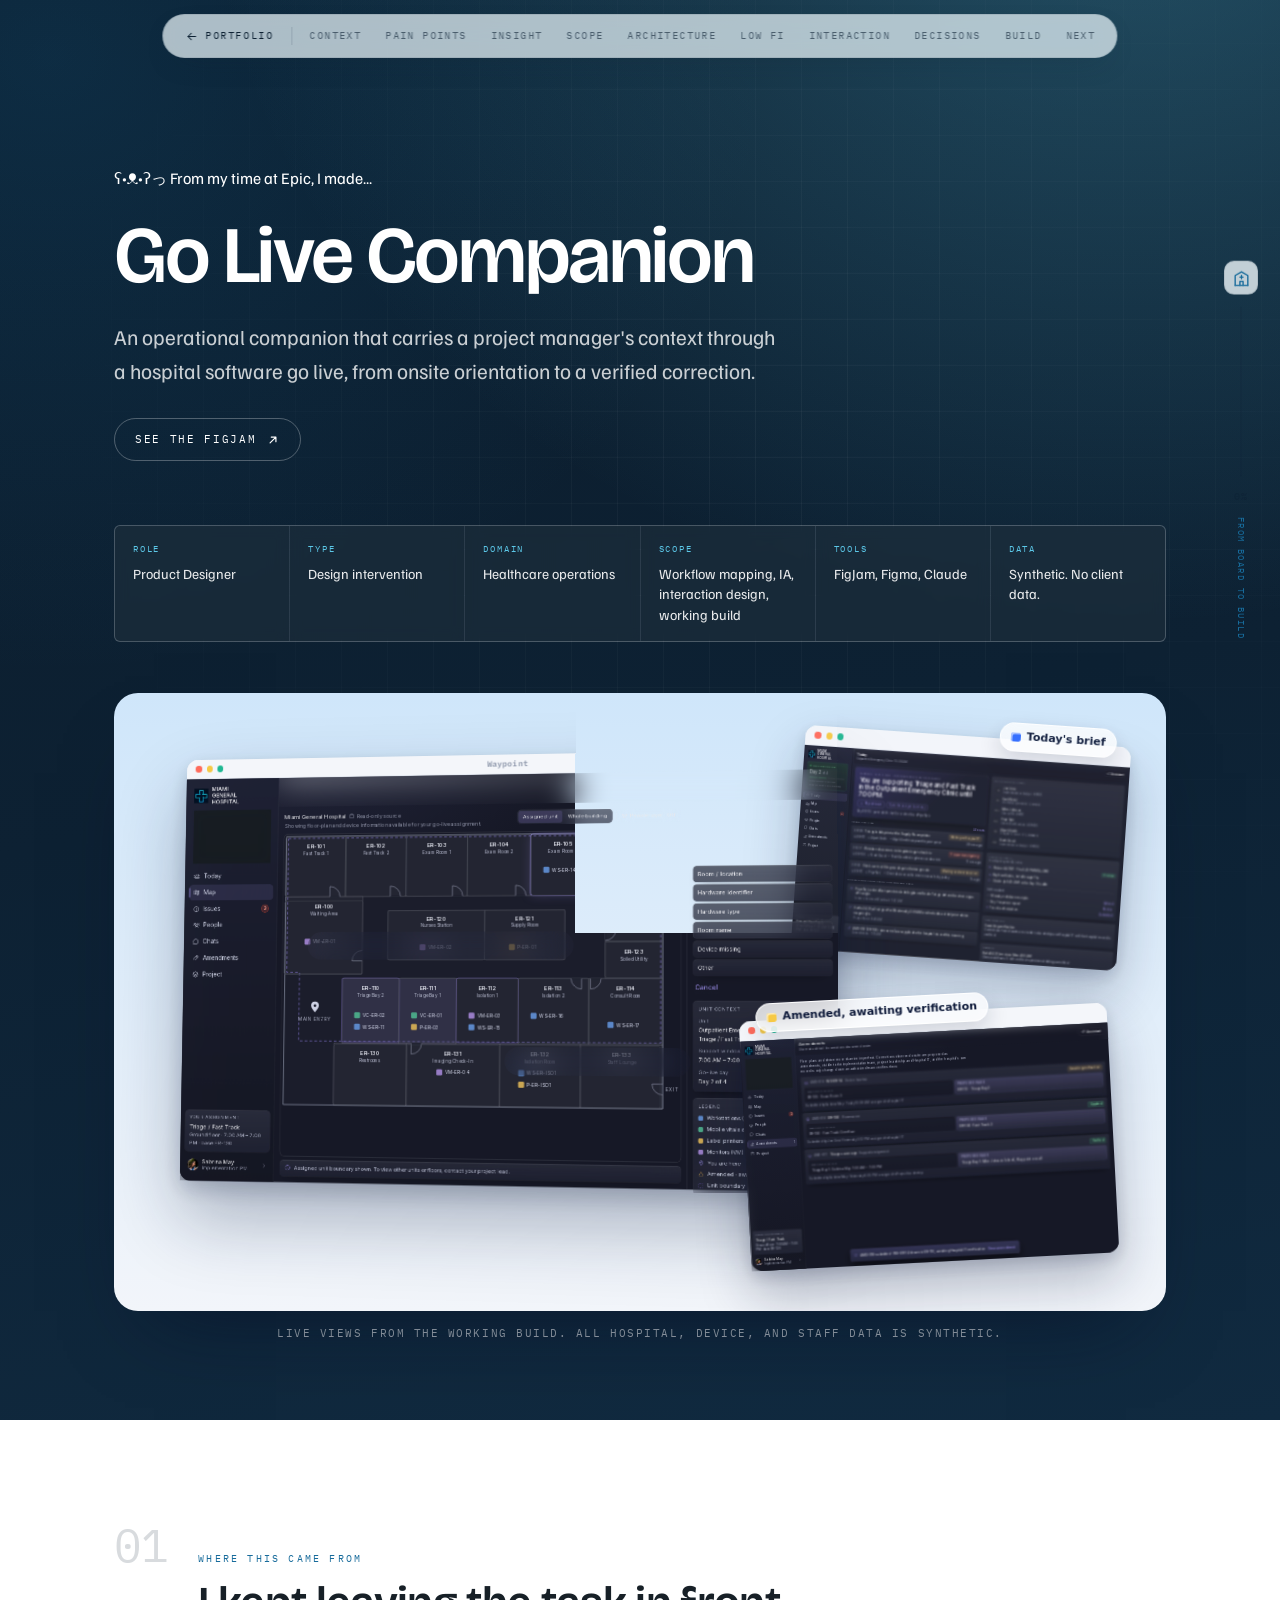
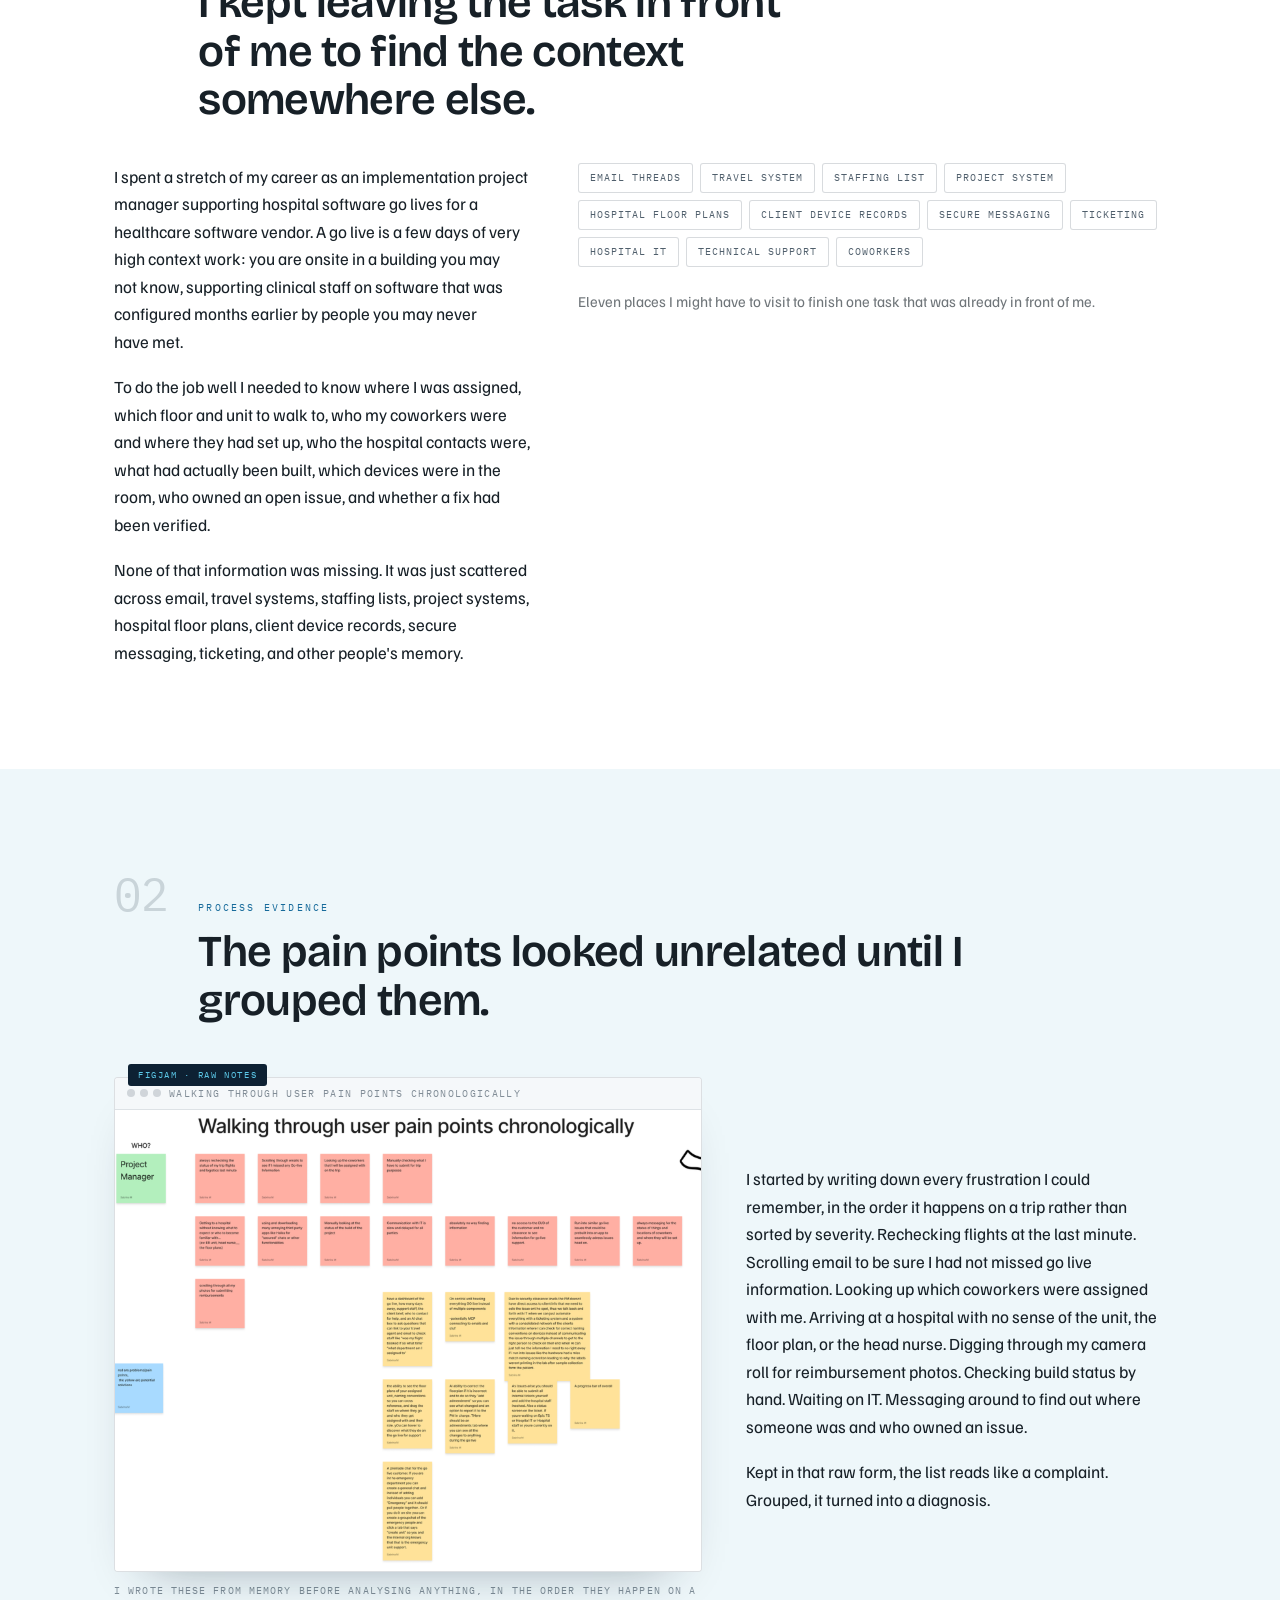
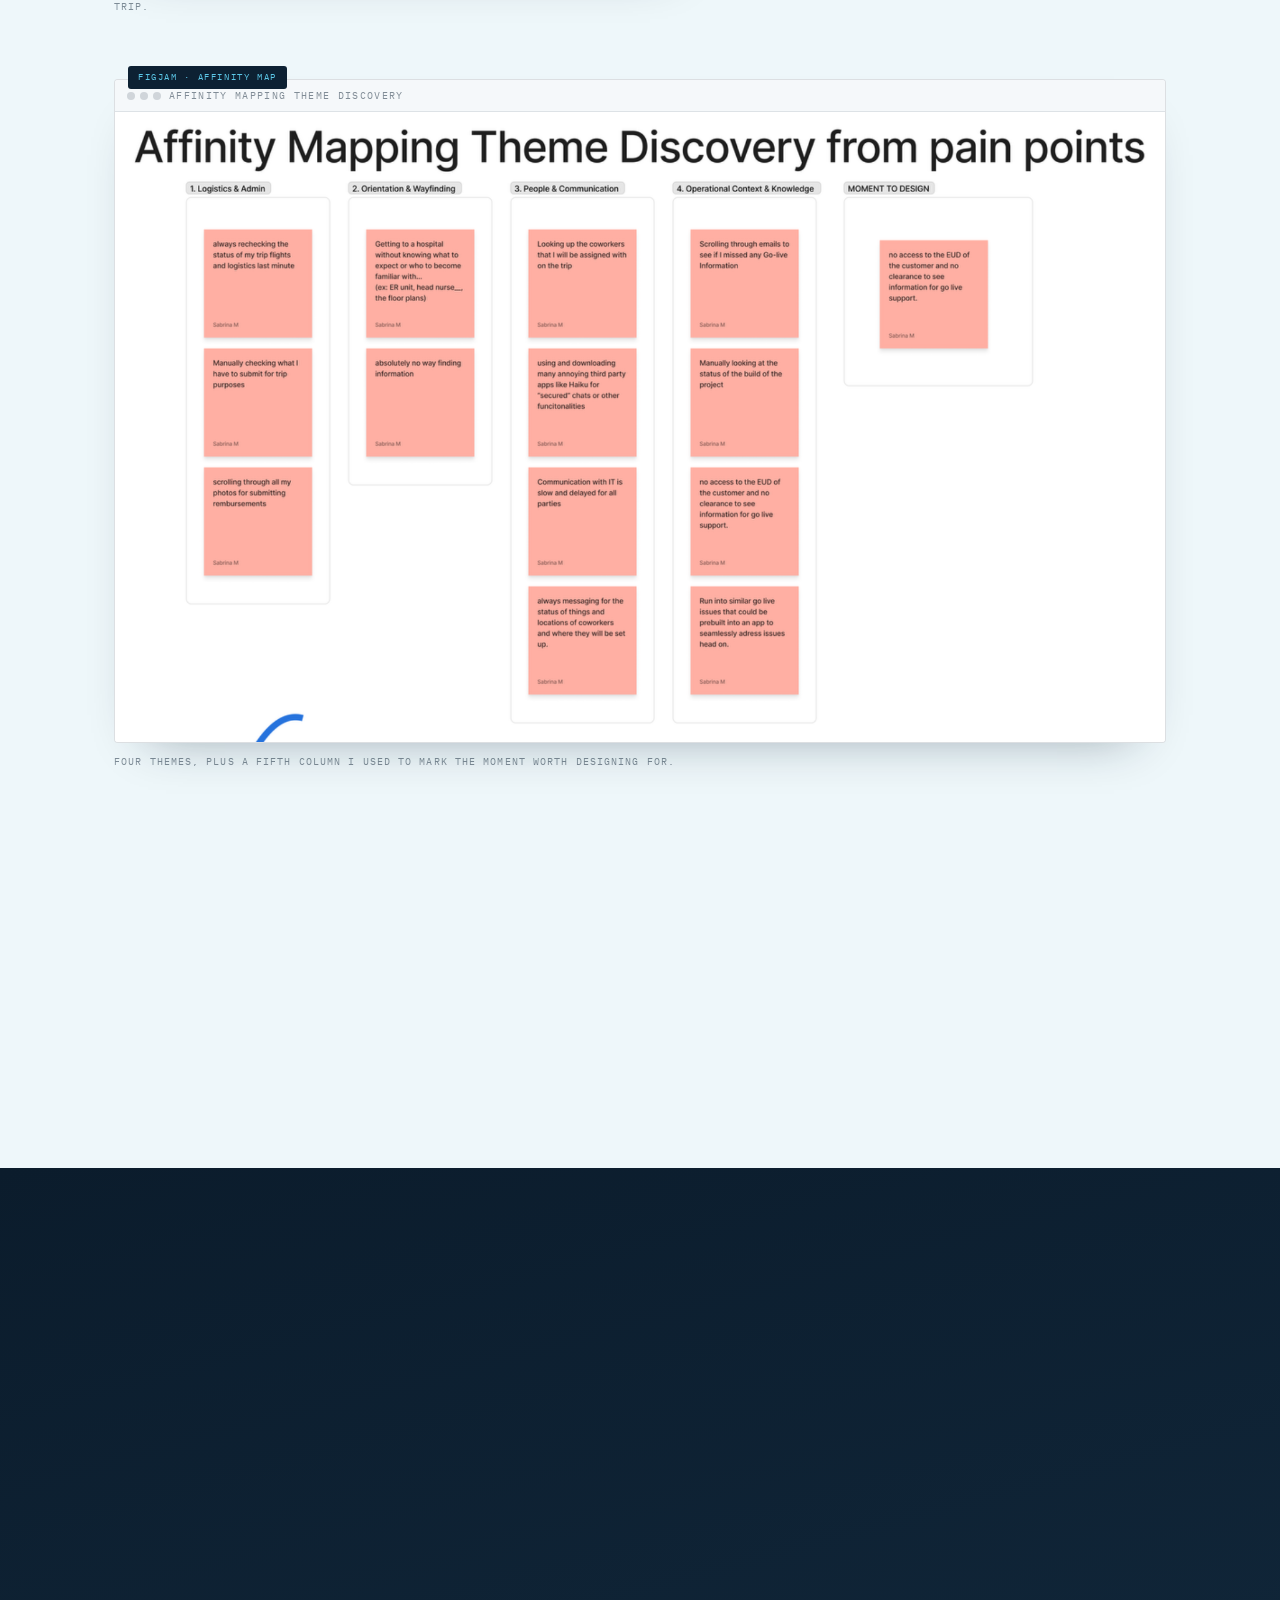
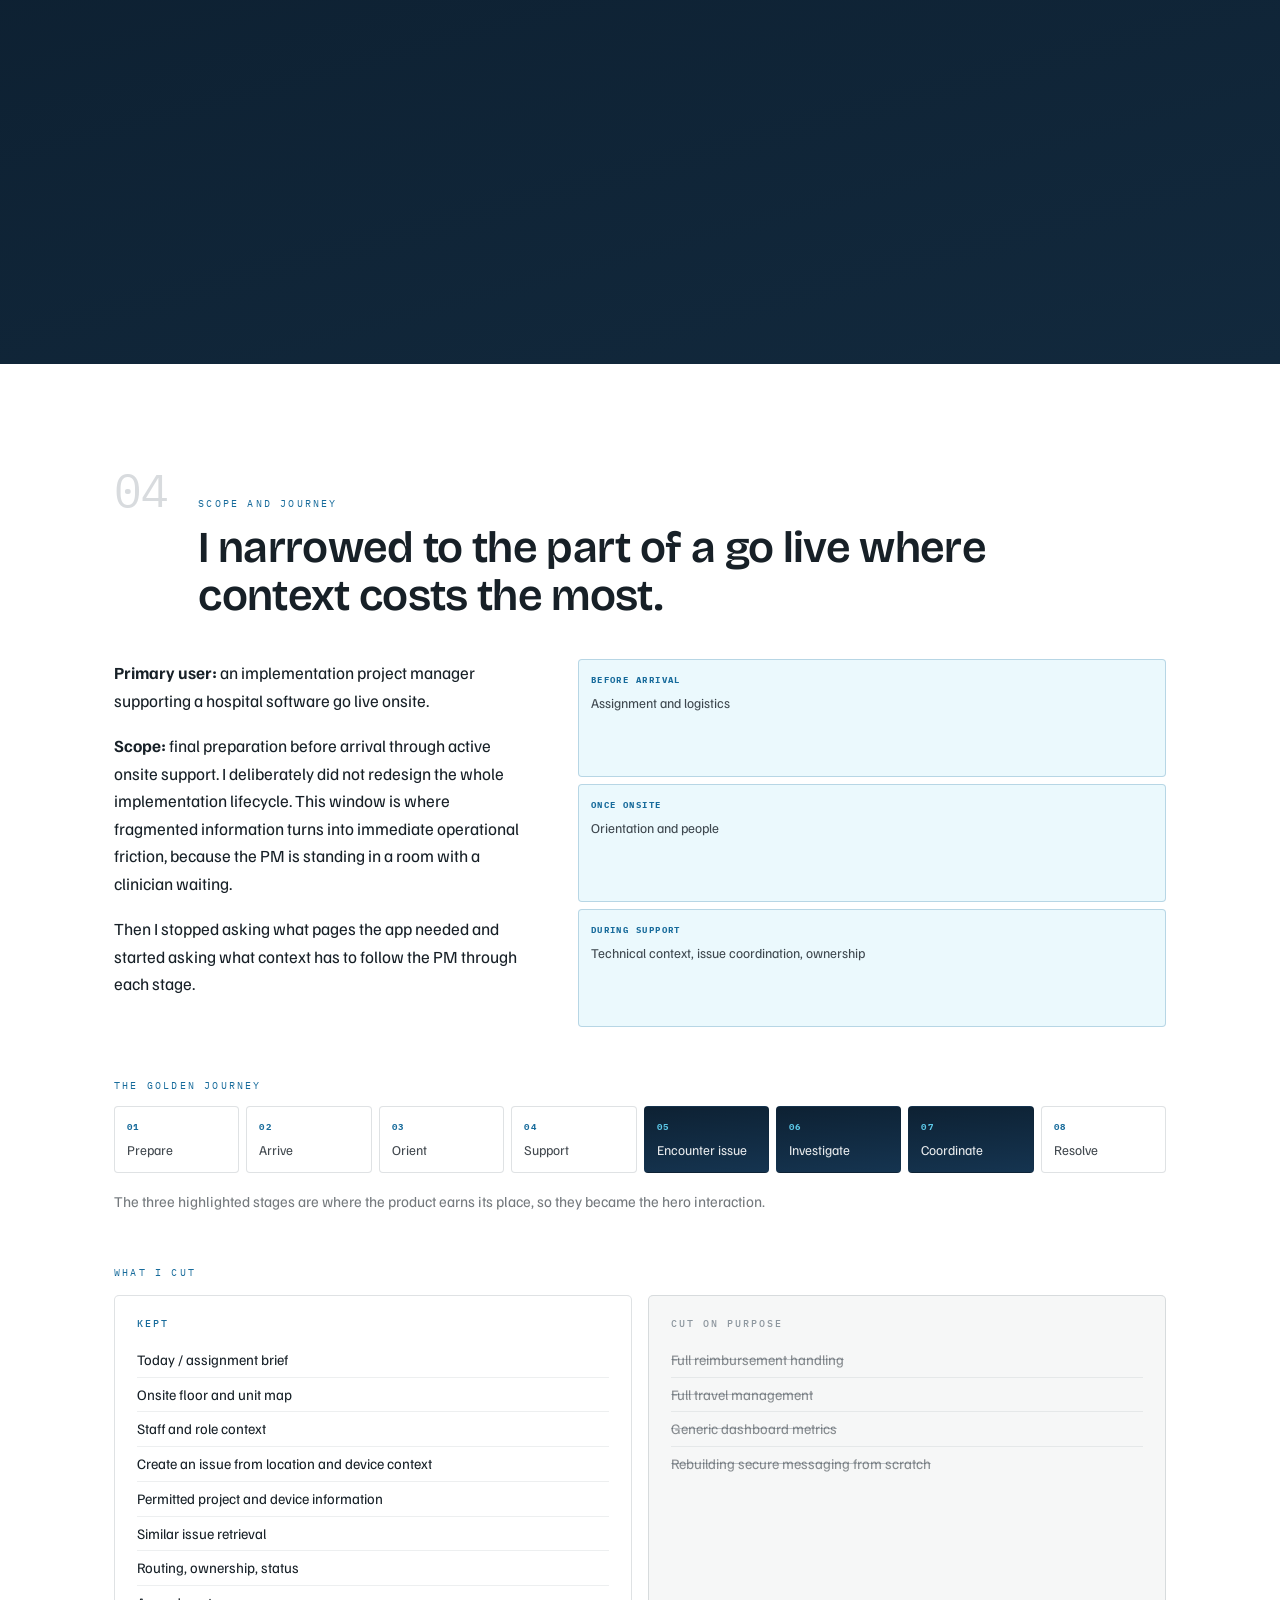
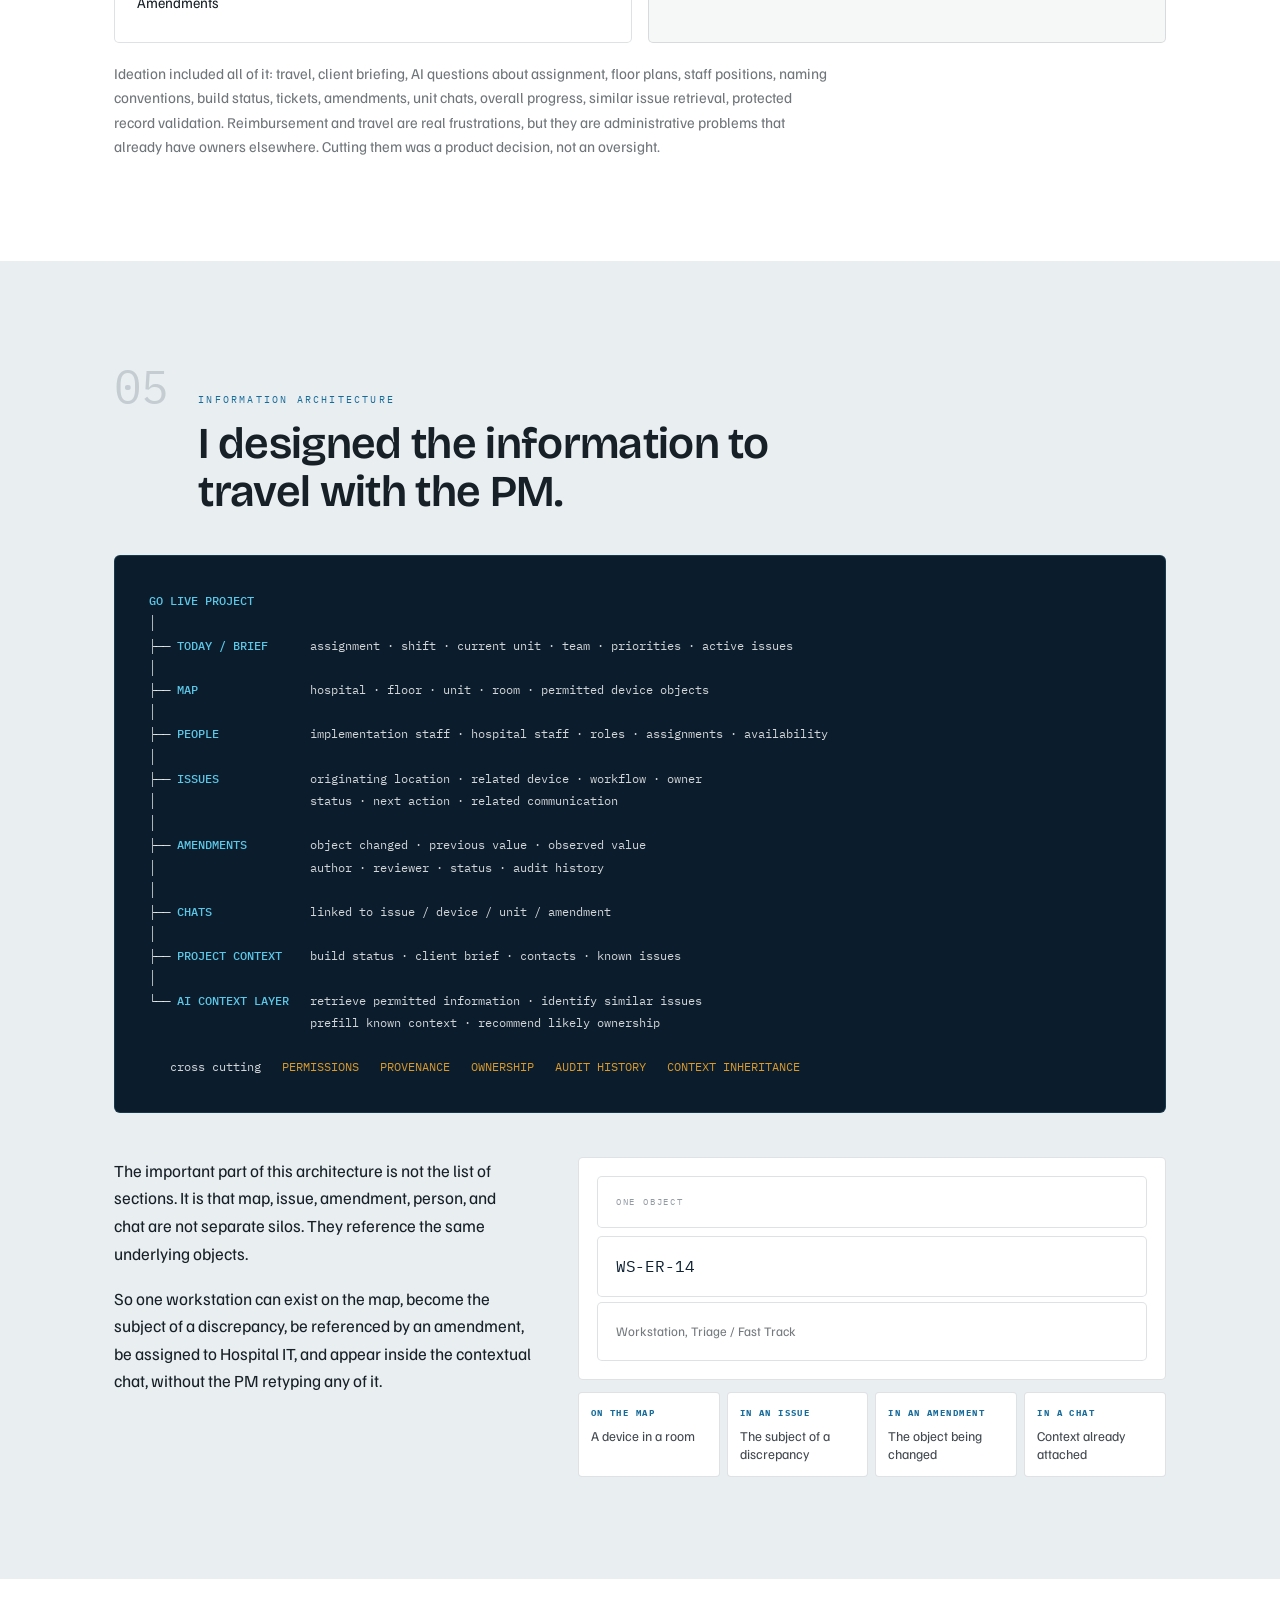
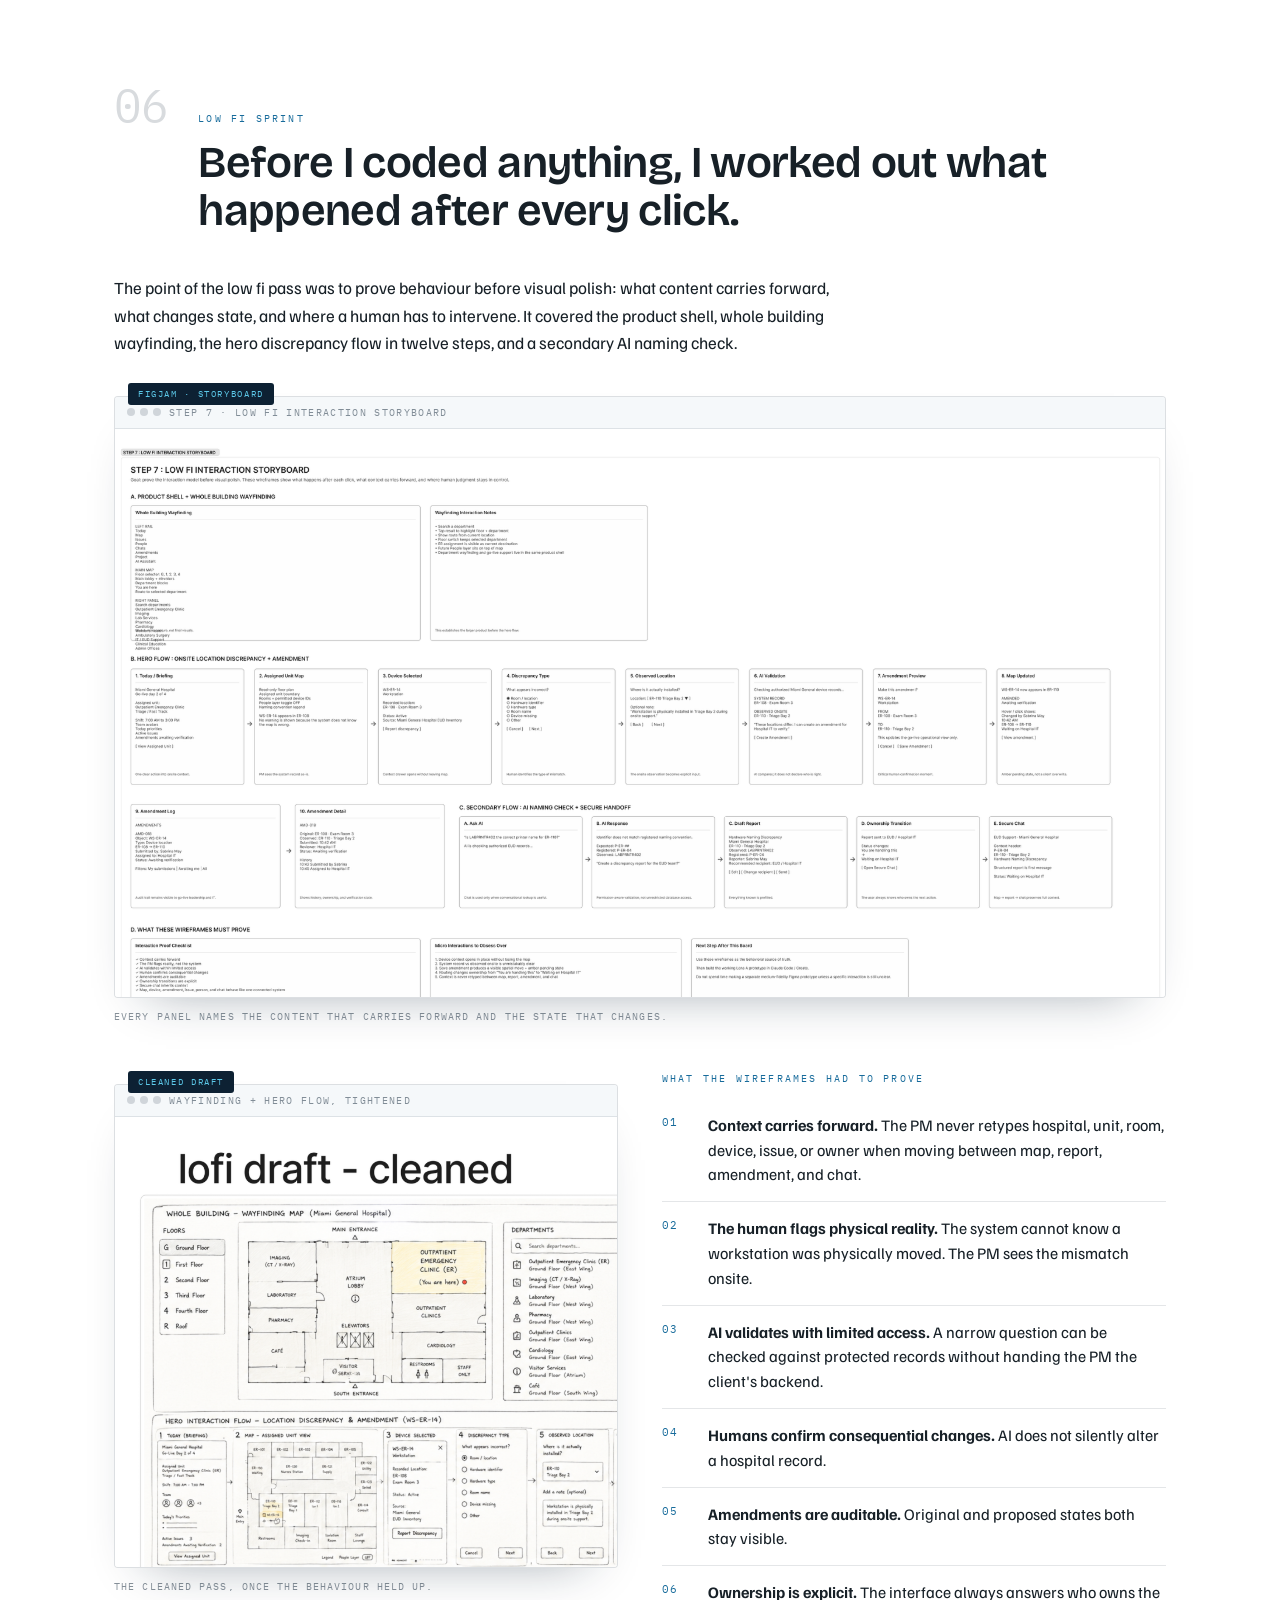
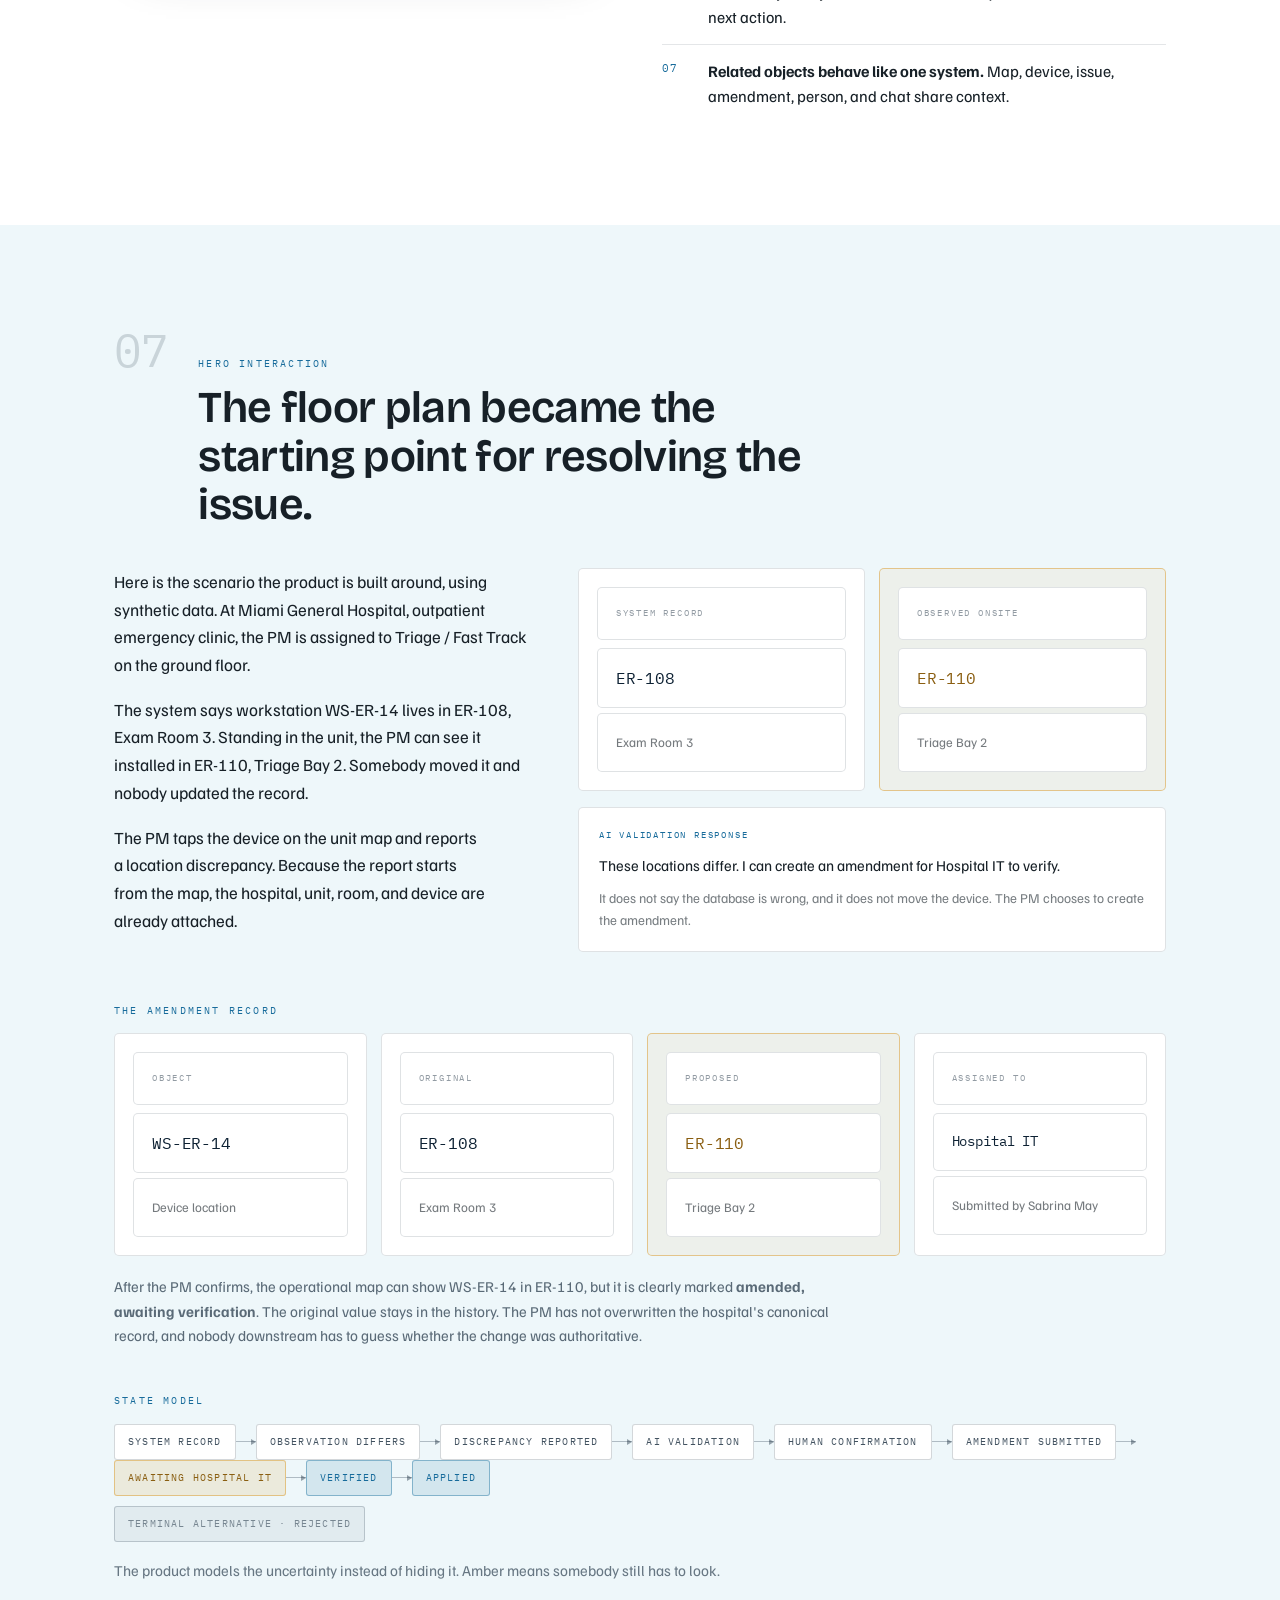
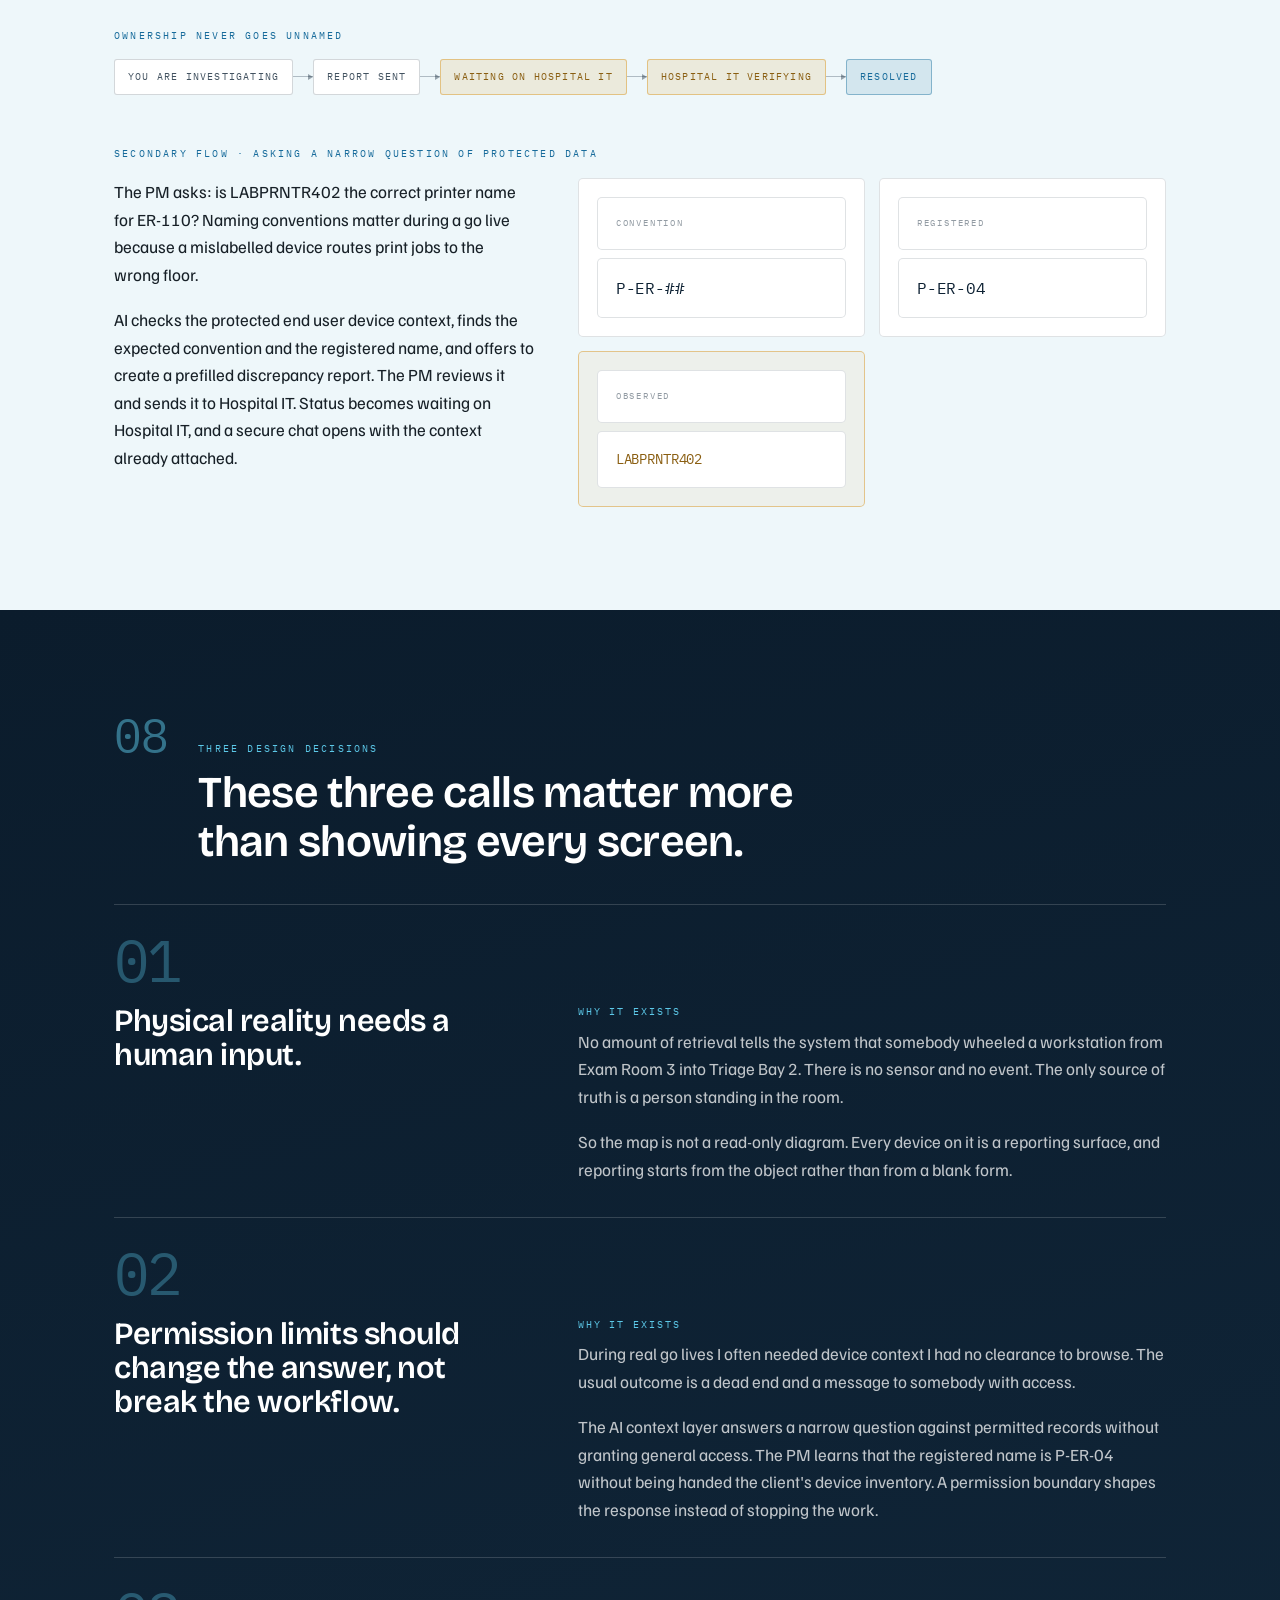
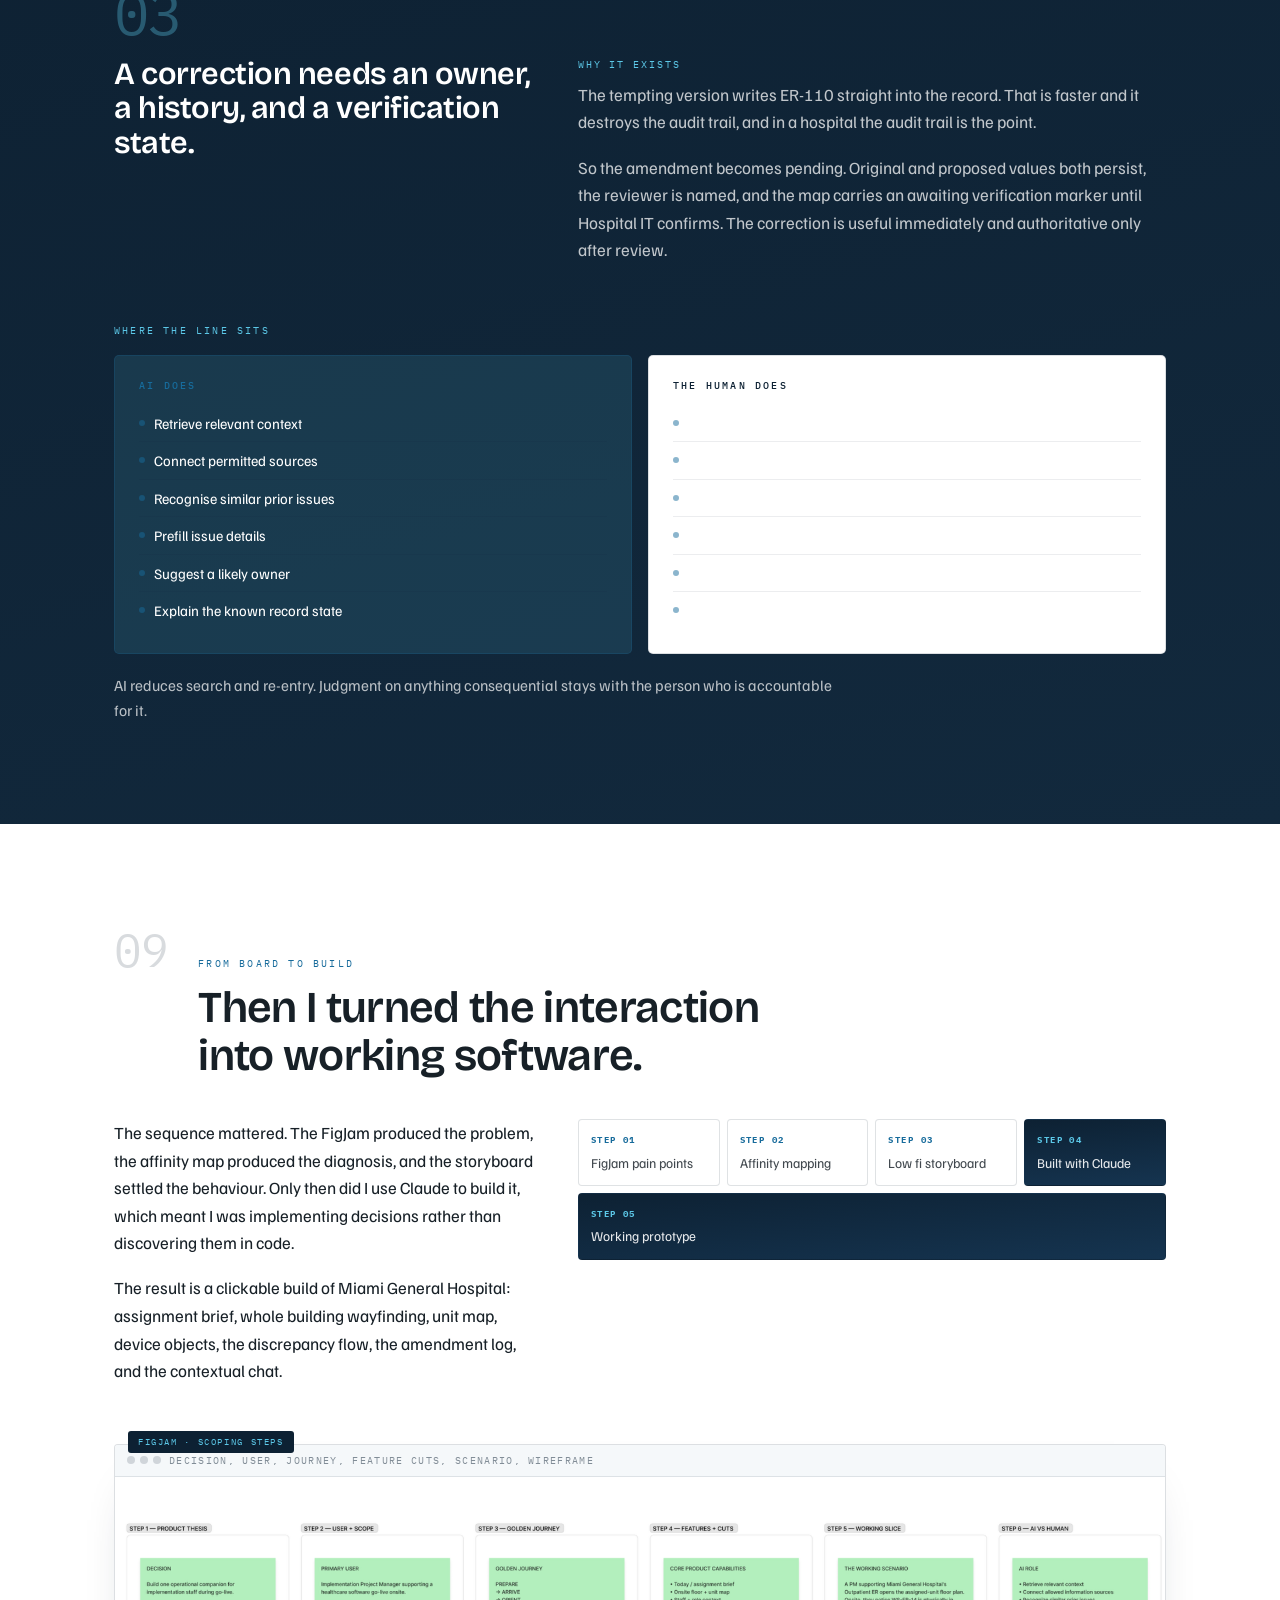
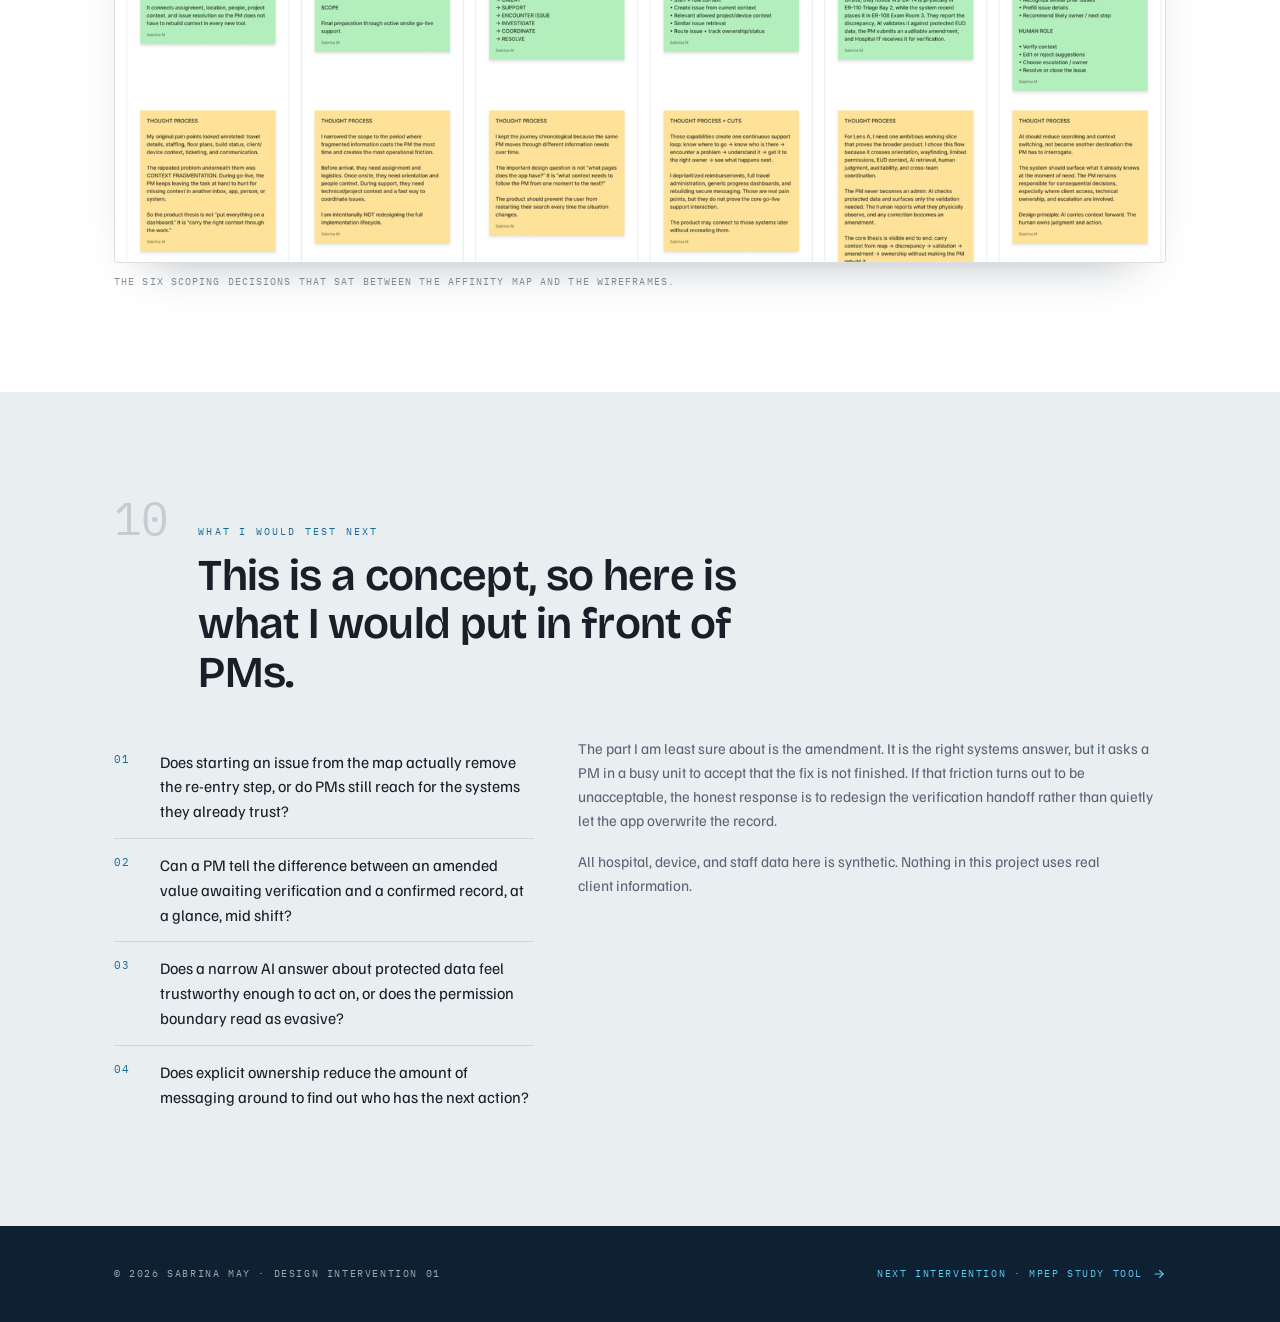
<file: cases/go-live.html>
<!doctype html>
<html lang="en">
<head>
<meta charset="utf-8" />
<meta name="viewport" content="width=device-width,initial-scale=1" />
<script>
// Preview sandbox shim: append the document auth token to relative img srcs.
(function(){
  var qs = window.location.search || '';
  function activate(){
    if (!qs) return;
    document.querySelectorAll('img[src]').forEach(function(el){
      var s = el.getAttribute('src');
      if (!s || /^(https?:|data:|blob:)/.test(s) || s.indexOf('?') !== -1) return;
      el.setAttribute('src', s + qs);
    });
  }
  if (document.readyState === 'complete') activate(); else window.addEventListener('load', activate);
})();
</script>
<title>Go Live Companion &middot; Sabrina May</title>
<link rel="icon" href="../favicon.png" />
<link rel="preconnect" href="https://fonts.googleapis.com">
<link rel="preconnect" href="https://fonts.gstatic.com" crossorigin>
<link href="https://fonts.googleapis.com/css2?family=Bricolage+Grotesque:opsz,wght@12..96,400;12..96,500;12..96,600;12..96,700&family=IBM+Plex+Mono:wght@400;500;600&family=Familjen+Grotesk:ital,wght@0,400;0,500;0,600;1,400&display=swap" rel="stylesheet">
<style>
:root{
  --navy:#0D2133; --blue:#176B9B; --cyan:#5CC8E8; --pale:#EEF7FA;
  --white:#FFFFFF; --cool:#E9EEF1; --amber:#D99A2B; --ink:#172027;
  --display:'Bricolage Grotesque',serif; --sans:'Familjen Grotesk',sans-serif; --mono:'IBM Plex Mono',monospace;
  --wrap:1180px;
}
*{box-sizing:border-box}
html{scroll-behavior:smooth}
body{margin:0;background:var(--white);color:var(--ink);font-family:var(--sans);font-size:17px;line-height:1.62;-webkit-font-smoothing:antialiased}
img,video{max-width:100%;display:block}
a{color:var(--blue);text-decoration:none}
a:hover{color:var(--navy)}
.wrap{max-width:var(--wrap);margin:0 auto;padding:0 clamp(20px,5vw,64px)}
.narrow{max-width:720px}
h1,h2,h3,h4{font-family:var(--display);font-weight:600;line-height:1.1;margin:0;letter-spacing:-0.015em}
p{margin:0 0 1.05em;text-wrap:pretty}
p:last-child{margin-bottom:0}
.mono{font-family:var(--mono);font-size:11px;letter-spacing:0.2em;text-transform:uppercase}

/* ===== floating glass nav ===== */
.gnav{position:fixed;top:14px;left:50%;transform:translateX(-50%);z-index:60;display:flex;align-items:center;gap:6px;
  padding:7px 10px;border-radius:999px;background:rgba(238,247,250,0.72);backdrop-filter:blur(18px) saturate(1.4);-webkit-backdrop-filter:blur(18px) saturate(1.4);
  border:1px solid rgba(13,33,51,0.10);box-shadow:0 10px 30px -14px rgba(13,33,51,0.35);max-width:calc(100vw - 24px)}
.gnav .home{display:flex;align-items:center;gap:7px;padding:6px 12px;border-radius:999px;font-family:var(--mono);font-size:10px;letter-spacing:0.16em;text-transform:uppercase;color:var(--navy);white-space:nowrap}
.gnav .home:hover{background:rgba(23,107,155,0.10)}
.gnav .home svg{width:13px;height:13px}
.gnav .rule{width:1px;height:18px;background:rgba(13,33,51,0.14)}
.gnav-links{display:flex;gap:2px;overflow-x:auto;scrollbar-width:none}
.gnav-links::-webkit-scrollbar{display:none}
.gnav-links a{padding:6px 11px;border-radius:999px;font-family:var(--mono);font-size:10px;letter-spacing:0.14em;text-transform:uppercase;color:rgba(13,33,51,0.62);white-space:nowrap;transition:color .2s ease,background .2s ease,font-weight .2s ease}
.gnav-links a:hover{color:var(--navy);font-weight:600;background:rgba(92,200,232,0.18);box-shadow:0 0 14px -4px rgba(92,200,232,0.7)}
.gnav-links a.on{color:var(--blue);font-weight:600;background:rgba(92,200,232,0.16)}
@media (max-width:860px){.gnav .rule,.gnav-links{display:none}}

/* ===== scroll tracker ===== */
.tracker{position:fixed;right:22px;top:50%;transform:translateY(-50%);z-index:55;display:flex;flex-direction:column;align-items:center;gap:12px}
.tracker .ico{width:34px;height:34px;display:grid;place-items:center;border-radius:10px;background:rgba(238,247,250,0.8);backdrop-filter:blur(12px);border:1px solid rgba(13,33,51,0.10);color:var(--blue)}
.tracker .ico svg{width:19px;height:19px}
.tracker .track{width:2px;height:170px;background:rgba(13,33,51,0.13);border-radius:2px;position:relative;overflow:hidden}
.tracker .track i{position:absolute;left:0;top:0;width:100%;height:0%;background:linear-gradient(180deg,var(--cyan),var(--blue));border-radius:2px}
.tracker .pct{font-family:var(--mono);font-size:10px;letter-spacing:0.1em;color:rgba(13,33,51,0.55);font-variant-numeric:tabular-nums}
.tracker .sec{font-family:var(--mono);font-size:9px;letter-spacing:0.16em;text-transform:uppercase;color:var(--blue);writing-mode:vertical-rl;max-height:130px;overflow:hidden}
@media (max-width:1100px){.tracker{display:none}}

/* ===== hero ===== */
.hero{background:
    radial-gradient(120% 90% at 88% -10%, rgba(92,200,232,0.30), transparent 60%),
    radial-gradient(90% 70% at 4% 4%, rgba(23,107,155,0.20), transparent 62%),
    linear-gradient(170deg,#0B1C2C,#0D2133 52%,#102A40);
  color:#fff;padding:clamp(112px,13vw,168px) 0 clamp(50px,6vw,78px);position:relative;overflow:hidden}
.hero::after{content:"";position:absolute;inset:0;pointer-events:none;
  background-image:linear-gradient(rgba(255,255,255,0.045) 1px,transparent 1px),linear-gradient(90deg,rgba(255,255,255,0.045) 1px,transparent 1px);
  background-size:46px 46px;background-position:center;mask-image:radial-gradient(80% 70% at 60% 30%,#000,transparent 78%)}
.hero .wrap{position:relative;z-index:2}
.h-eyebrow{display:flex;align-items:center;gap:11px;color:var(--cyan);margin-bottom:20px}
.h-eyebrow .dot{width:6px;height:6px;border-radius:50%;background:var(--cyan);box-shadow:0 0 0 4px rgba(92,200,232,0.2)}
.hero h1{font-size:clamp(40px,6.6vw,80px);letter-spacing:-0.03em;max-width:15ch}
.hero .lede{font-size:clamp(17px,1.7vw,21px);color:rgba(255,255,255,0.78);max-width:56ch;margin-top:20px}
.h-actions{display:flex;flex-wrap:wrap;gap:12px;margin-top:30px}
.btn{display:inline-flex;align-items:center;gap:9px;padding:12px 20px;border-radius:999px;font-family:var(--mono);font-size:10.5px;letter-spacing:0.16em;text-transform:uppercase;transition:transform .18s ease,background .18s ease,box-shadow .18s ease}
.btn svg{width:14px;height:14px}
.btn-fill{background:var(--cyan);color:#08202F;font-weight:600}
.btn-fill:hover{background:#7ad6f2;color:#08202F;transform:translateY(-2px);box-shadow:0 14px 28px -14px rgba(92,200,232,0.8)}
.btn-ghost{border:1px solid rgba(255,255,255,0.28);color:#fff}
.btn-ghost:hover{border-color:var(--cyan);color:var(--cyan);transform:translateY(-2px)}

/* specs */
.specs{display:grid;grid-template-columns:repeat(auto-fit,minmax(140px,1fr));gap:1px;margin-top:clamp(40px,5vw,64px);
  background:rgba(255,255,255,0.13);border:1px solid rgba(255,255,255,0.13);border-radius:6px;overflow:hidden}
.specs div{background:rgba(9,26,41,0.55);backdrop-filter:blur(6px);padding:16px 18px}
.specs dt{font-family:var(--mono);font-size:9px;letter-spacing:0.2em;text-transform:uppercase;color:var(--cyan);margin-bottom:7px}
.specs dd{margin:0;font-size:14px;line-height:1.45;color:rgba(255,255,255,0.9)}

/* ===== sections ===== */
section{padding:clamp(64px,8vw,116px) 0;position:relative}
.s-pale{background:var(--pale)}
.s-cool{background:var(--cool)}
.s-dark{background:linear-gradient(165deg,#0B1C2C,#12293D);color:#fff}
.s-dark h2,.s-dark h3{color:#fff}
.s-dark .s-num{color:rgba(92,200,232,0.5)}
.s-dark .s-lab{color:var(--cyan)}
.s-head{display:flex;gap:clamp(14px,2.4vw,30px);align-items:baseline;margin-bottom:clamp(24px,3vw,40px)}
.s-num{font-family:var(--mono);font-size:clamp(28px,3.6vw,46px);letter-spacing:-0.02em;color:rgba(13,33,51,0.16);line-height:1;flex:0 0 auto}
.s-lab{font-family:var(--mono);font-size:10px;letter-spacing:0.22em;text-transform:uppercase;color:var(--blue);display:block;margin-bottom:12px}
.s-head h2{font-size:clamp(26px,3.5vw,44px);max-width:22ch}
.s-head h2.wide{max-width:32ch}

/* two col */
.two{display:grid;grid-template-columns:minmax(0,1fr) minmax(0,1fr);gap:clamp(22px,3.4vw,52px)}
.two.lean{grid-template-columns:minmax(0,5fr) minmax(0,7fr)}
.two.lean-r{grid-template-columns:minmax(0,7fr) minmax(0,5fr)}
.two.mid{align-items:center}
@media (max-width:820px){.two,.two.lean,.two.lean-r{grid-template-columns:1fr}}

/* artifact figure */
.art{margin:0;position:relative;padding-top:13px}
.art .shot{border:1px solid rgba(13,33,51,0.14);border-radius:4px;overflow:hidden;background:#fff;box-shadow:0 24px 50px -34px rgba(13,33,51,0.45)}
.art .bar{display:flex;align-items:center;gap:8px;padding:8px 12px;min-height:31px;background:#F5F8FA;border-bottom:1px solid rgba(13,33,51,0.1)}
.art .bar .dots{display:flex;gap:5px}
.art .bar .dots i{width:8px;height:8px;border-radius:50%;background:rgba(13,33,51,0.16)}
.art .bar span{font-family:var(--mono);font-size:9.5px;letter-spacing:0.14em;text-transform:uppercase;color:rgba(13,33,51,0.5);white-space:nowrap;overflow:hidden;text-overflow:ellipsis}
.art figcaption{margin-top:11px;font-family:var(--mono);font-size:10px;letter-spacing:0.11em;text-transform:uppercase;color:rgba(13,33,51,0.5);line-height:1.6}
.tag-art{position:absolute;top:0;left:14px;z-index:3;padding:4px 10px;border-radius:3px;background:var(--navy);color:var(--cyan);font-family:var(--mono);font-size:9px;letter-spacing:0.18em;text-transform:uppercase}

/* chips / lists */
.chips{display:flex;flex-wrap:wrap;gap:7px;margin:0;padding:0;list-style:none}
.chips li{padding:6px 11px;border-radius:3px;border:1px solid rgba(13,33,51,0.16);background:rgba(255,255,255,0.7);font-family:var(--mono);font-size:10px;letter-spacing:0.1em;text-transform:uppercase;color:rgba(13,33,51,0.72)}
.s-dark .chips li{border-color:rgba(255,255,255,0.2);background:rgba(255,255,255,0.06);color:rgba(255,255,255,0.82)}

/* flow chain */
.chain{display:flex;flex-wrap:wrap;align-items:stretch;gap:7px;margin:0;padding:0;list-style:none;counter-reset:c}
.chain li{position:relative;flex:1 1 118px;min-width:0;padding:13px 12px;border-radius:4px;background:#fff;border:1px solid rgba(13,33,51,0.13)}
.chain li b{display:block;font-family:var(--mono);font-size:9px;letter-spacing:0.16em;text-transform:uppercase;color:var(--blue);margin-bottom:6px}
.chain li span{font-size:13.5px;line-height:1.35;color:rgba(23,32,39,0.82);display:block}
.chain li.hot{background:linear-gradient(175deg,#0D2133,#153450);border-color:transparent}
.chain li.hot b{color:var(--cyan)}
.chain li.hot span{color:rgba(255,255,255,0.9)}
.chain li.soft{background:rgba(92,200,232,0.12);border-color:rgba(23,107,155,0.24)}
.s-dark .chain li{background:rgba(255,255,255,0.055);border-color:rgba(255,255,255,0.14)}
.s-dark .chain li span{color:rgba(255,255,255,0.86)}

/* four themes */
.themes{display:grid;grid-template-columns:repeat(auto-fit,minmax(215px,1fr));gap:14px}
.theme{padding:20px;border-radius:5px;background:#fff;border:1px solid rgba(13,33,51,0.12);border-top:3px solid var(--blue)}
.theme h4{font-size:16px;margin-bottom:4px}
.theme .n{font-family:var(--mono);font-size:9.5px;letter-spacing:0.2em;color:rgba(13,33,51,0.4);display:block;margin-bottom:9px}
.theme ul{margin:11px 0 0;padding:0;list-style:none}
.theme li{font-size:13.5px;line-height:1.5;padding-left:13px;position:relative;color:rgba(23,32,39,0.76)}
.theme li::before{content:"";position:absolute;left:0;top:8px;width:5px;height:1px;background:var(--blue)}

/* pull quote */
.pull{margin:0;padding:clamp(28px,4vw,48px) 0}
.pull p{font-family:var(--display);font-size:clamp(24px,3.6vw,42px);font-weight:600;line-height:1.16;letter-spacing:-0.025em;max-width:23ch}
.pull .attr{font-family:var(--mono);font-size:10px;letter-spacing:0.2em;text-transform:uppercase;color:var(--cyan);margin-top:18px}

/* IA tree */
.ia{background:#0B1C2C;border-radius:6px;padding:clamp(20px,3vw,34px);overflow-x:auto;border:1px solid rgba(92,200,232,0.16)}
.ia pre{margin:0;font-family:var(--mono);font-size:12px;line-height:1.85;color:rgba(255,255,255,0.82);white-space:pre}
.ia pre b{color:var(--cyan);font-weight:500}
.ia pre em{color:var(--amber);font-style:normal}

/* state model */
.states{display:flex;flex-wrap:wrap;gap:0;margin:0;padding:0;list-style:none;align-items:center}
.states li{display:flex;align-items:center;gap:0;font-family:var(--mono);font-size:10px;letter-spacing:0.12em;text-transform:uppercase}
.states li>span{padding:9px 13px;border:1px solid rgba(13,33,51,0.18);border-radius:3px;background:#fff;color:rgba(13,33,51,0.78)}
.states li>i{width:20px;height:1px;background:rgba(13,33,51,0.28);position:relative;flex:0 0 auto}
.states li>i::after{content:"";position:absolute;right:0;top:-2.5px;border-left:5px solid rgba(13,33,51,0.4);border-top:3px solid transparent;border-bottom:3px solid transparent}
.states li.pend>span{background:rgba(217,154,43,0.14);border-color:rgba(217,154,43,0.5);color:#8A5E11}
.states li.done>span{background:rgba(23,107,155,0.12);border-color:rgba(23,107,155,0.42);color:var(--blue)}
.states li.bad>span{background:rgba(13,33,51,0.05);border-color:rgba(13,33,51,0.2);color:rgba(13,33,51,0.5)}
.s-dark .states li>span{background:rgba(255,255,255,0.06);border-color:rgba(255,255,255,0.18);color:rgba(255,255,255,0.84)}
.s-dark .states li>i{background:rgba(255,255,255,0.3)}
.s-dark .states li>i::after{border-left-color:rgba(255,255,255,0.45)}

/* record compare */
.rec{display:grid;grid-template-columns:repeat(auto-fit,minmax(230px,1fr));gap:14px}
.rec div{padding:18px;border-radius:5px;background:#fff;border:1px solid rgba(13,33,51,0.13)}
.rec .k{font-family:var(--mono);font-size:9px;letter-spacing:0.2em;text-transform:uppercase;color:rgba(13,33,51,0.45);margin-bottom:8px}
.rec .v{font-family:var(--mono);font-size:16px;color:var(--navy);letter-spacing:-0.01em;line-height:1.4}
.rec .sub{font-size:13px;color:rgba(23,32,39,0.6);margin-top:5px}
.rec .obs{border-color:rgba(217,154,43,0.5);background:rgba(217,154,43,0.07)}
.rec .obs .v{color:#8A5E11}

/* ai vs human */
.split2{display:grid;grid-template-columns:repeat(auto-fit,minmax(250px,1fr));gap:16px}
.split2 article{padding:24px;border-radius:5px}
.split2 .ai{background:rgba(92,200,232,0.13);border:1px solid rgba(23,107,155,0.24)}
.split2 .hu{background:#fff;border:1px solid rgba(13,33,51,0.14)}
.split2 h4{font-family:var(--mono);font-size:10px;letter-spacing:0.22em;text-transform:uppercase;font-weight:500;margin-bottom:14px;color:var(--blue)}
.split2 .hu h4{color:var(--navy)}
.split2 ul{margin:0;padding:0;list-style:none}
.split2 li{font-size:14.5px;line-height:1.55;padding:7px 0 7px 15px;position:relative;border-top:1px solid rgba(13,33,51,0.08)}
.split2 li:first-child{border-top:0}
.split2 li::before{content:"";position:absolute;left:0;top:15px;width:6px;height:6px;border-radius:50%;background:var(--blue);opacity:.5}

/* decisions */
.dec{border-top:1px solid rgba(13,33,51,0.14);padding-top:26px;margin-top:34px}
.dec:first-of-type{margin-top:0}
.dec .dn{font-family:var(--mono);font-size:clamp(34px,4.6vw,60px);line-height:1;color:rgba(23,107,155,0.22);letter-spacing:-0.03em;margin-bottom:14px}
.dec h3{font-size:clamp(21px,2.5vw,31px);max-width:26ch;margin-bottom:14px}
.dec .why{font-family:var(--mono);font-size:9.5px;letter-spacing:0.2em;text-transform:uppercase;color:var(--blue);margin-bottom:8px}
.s-dark .dec{border-color:rgba(255,255,255,0.16)}
.s-dark .dec .dn{color:rgba(92,200,232,0.34)}
.s-dark .dec .why{color:var(--cyan)}

/* kept / cut */
.kc{display:grid;grid-template-columns:repeat(auto-fit,minmax(240px,1fr));gap:16px}
.kc article{padding:22px;border-radius:5px;background:#fff;border:1px solid rgba(13,33,51,0.13)}
.kc .cut{background:rgba(13,33,51,0.035)}
.kc h4{font-family:var(--mono);font-size:10px;letter-spacing:0.2em;text-transform:uppercase;font-weight:500;color:var(--blue);margin-bottom:14px}
.kc .cut h4{color:rgba(13,33,51,0.45)}
.kc ul{margin:0;padding:0;list-style:none}
.kc li{font-size:14.5px;line-height:1.5;padding:6px 0;border-top:1px solid rgba(13,33,51,0.07)}
.kc li:first-child{border-top:0}
.kc .cut li{color:rgba(23,32,39,0.5);text-decoration:line-through;text-decoration-color:rgba(13,33,51,0.25)}

/* principles */
.prin{display:grid;grid-template-columns:repeat(auto-fit,minmax(255px,1fr));gap:1px;background:rgba(255,255,255,0.14);border:1px solid rgba(255,255,255,0.14);border-radius:6px;overflow:hidden}
.prin article{background:rgba(11,28,44,0.72);padding:22px}
.prin .pn{font-family:var(--mono);font-size:9.5px;letter-spacing:0.2em;color:var(--cyan);margin-bottom:9px}
.prin h4{font-size:17px;margin-bottom:8px;letter-spacing:-0.01em}
.prin p{font-size:14px;line-height:1.55;color:rgba(255,255,255,0.68);margin:0}

/* numbered list */
.ol{margin:0;padding:0;list-style:none;counter-reset:q}
.ol li{counter-increment:q;position:relative;padding:14px 0 14px 46px;border-top:1px solid rgba(13,33,51,0.11);font-size:16px;line-height:1.55}
.ol li:first-child{border-top:0}
.ol li::before{content:counter(q,decimal-leading-zero);position:absolute;left:0;top:15px;font-family:var(--mono);font-size:11px;letter-spacing:0.1em;color:var(--blue)}

/* footer */
.foot{background:var(--navy);color:rgba(255,255,255,0.6);padding:40px 0;font-family:var(--mono);font-size:10px;letter-spacing:0.16em;text-transform:uppercase}
.foot .wrap{display:flex;flex-wrap:wrap;gap:14px;justify-content:space-between;align-items:center}
.foot a{color:var(--cyan)}
.next{display:flex;align-items:center;gap:9px}

.rv{opacity:0;transform:translateY(18px);transition:opacity .7s ease,transform .7s cubic-bezier(.2,.7,.2,1)}
.rv.in{opacity:1;transform:none}
@media (prefers-reduced-motion:reduce){.rv{opacity:1;transform:none}}
</style>
<style id="gl-mock-css">
.gl-mock{margin:clamp(32px,4vw,56px) 0 0}
.gl-mock .gl-fallback{display:none;width:100%;height:auto;border-radius:16px}
.tea-banner{--navy:#0E1A3A;--blue:#2F6BFF;--yellow:#F6C945;position:relative;overflow:hidden;border-radius:24px;container-type:inline-size;isolation:isolate;margin:0 auto;max-width:1400px;box-shadow:0 40px 80px -40px rgba(5,12,35,.6)}
.gl-hero{aspect-ratio:16/9.4;background:linear-gradient(180deg,#CFE6FA 0%,#F2F5FA 100%)}
.gl-hero::before{content:"";position:absolute;left:-20%;right:-20%;bottom:-30%;height:60%;z-index:-1;background-color:#C9D3E3;background-image:linear-gradient(rgb(255 255 255 / .55) 1px,transparent 1px),linear-gradient(90deg,rgb(255 255 255 / .55) 1px,transparent 1px);background-size:4.6cqw 4.6cqw;transform:perspective(60cqw) rotateX(64deg);transform-origin:50% 100%;-webkit-mask-image:linear-gradient(0deg,#000 25%,transparent 85%);mask-image:linear-gradient(0deg,#000 25%,transparent 85%)}
.gl-hero .win{background:#fff;border-radius:1.1cqw;overflow:hidden;box-shadow:0 1.8cqw 4cqw rgba(5,12,35,.45),0 .4cqw 1cqw rgba(5,12,35,.25)}
.gl-hero .win__bar{height:1.9cqw;display:flex;align-items:center;gap:.45cqw;padding:0 .9cqw;background:#F4F6FA;border-bottom:1px solid #E3E8F0}
.gl-hero .win__bar i{width:.62cqw;height:.62cqw;border-radius:50%;background:#D3D9E4}
.gl-hero .win__bar i:first-child{background:#FF6B5B}.gl-hero .win__bar i:nth-child(2){background:#F6C945}.gl-hero .win__bar i:nth-child(3){background:#1FB892}
.gl-hero .win__bar span{margin-left:auto;margin-right:auto;transform:translateX(-1.2cqw);font:600 .78cqw/1 "IBM Plex Mono",ui-monospace,monospace;color:#8A94A8;letter-spacing:.02em}
.gl-hero .hm-main{position:absolute;left:6cqw;top:10%;width:62cqw;z-index:2;perspective:140cqw}
.gl-hero .hm-main .win{transform:rotateY(-7deg) rotateX(3deg);transform-origin:30% 50%;box-shadow:0 3.4cqw 7cqw rgba(14,26,58,.30),0 .8cqw 1.8cqw rgba(14,26,58,.18)}
.gl-hero .hm-back{position:absolute;right:4cqw;top:7%;width:31cqw;z-index:1;transform:rotate(4deg);opacity:.96}
.gl-hero .hm-front{position:absolute;right:5cqw;bottom:8%;width:35cqw;z-index:3;transform:rotate(-3deg)}
.gl-hero .hm-front .win,.gl-hero .hm-back .win{box-shadow:0 2.4cqw 5cqw rgba(14,26,58,.28),0 .6cqw 1.4cqw rgba(14,26,58,.16)}
.gl-hero .shot{position:relative}
.gl-hero .pin{position:absolute;z-index:4;display:flex;align-items:center;gap:.7cqw;transform:translate(-50%,-50%)}
.gl-hero .pin b{flex:none;width:2.2cqw;height:2.2cqw;border-radius:.55cqw;display:grid;place-items:center;font:600 1.05cqw/1 "IBM Plex Mono",ui-monospace,monospace;color:var(--navy);background:var(--yellow);box-shadow:inset .25cqw .25cqw 0 rgba(255,255,255,.6),0 .5cqw 1.2cqw rgba(14,26,58,.25)}
.gl-hero .pin span,.gl-hero .tag{white-space:nowrap;padding:.65cqw 1cqw;border-radius:99cqw;background:rgba(255,255,255,.78);border:1px solid rgba(255,255,255,.95);-webkit-backdrop-filter:blur(14px) saturate(140%);backdrop-filter:blur(14px) saturate(140%);box-shadow:0 .8cqw 2cqw rgba(14,26,58,.16);font:600 1.05cqw/1.15 "Plus Jakarta Sans",system-ui,sans-serif;color:var(--navy)}
.gl-hero .tag{position:absolute;z-index:4;display:inline-flex;align-items:center;gap:.6cqw}
.gl-hero .tag::before{content:"";width:.9cqw;height:.9cqw;border-radius:.25cqw;background:var(--blue);box-shadow:inset .15cqw .15cqw 0 rgba(255,255,255,.6)}
.gl-hero .hm-front .tag{left:1.6cqw;top:-1.6cqw}.gl-hero .hm-back .tag{right:1.4cqw;top:-1.6cqw}
.gl-hero .hm-front .tag::before{background:#F6C945}
.gl-hero .live{position:relative;aspect-ratio:16/10;overflow:hidden;container-type:inline-size;background:#0E1A3A}
.gl-hero .live iframe{position:absolute;top:0;left:0;width:1440px;height:900px;border:0;transform-origin:0 0;opacity:0;transition:opacity .3s ease;background:#fff;pointer-events:none}
.gl-hero .live.is-loaded iframe{opacity:1}
.gl-hero .live-poster{position:absolute;inset:0;display:grid;place-content:center;justify-items:center;gap:max(8px,2cqw);text-align:center;background:radial-gradient(60% 70% at 50% 40%,rgb(47 107 255 / .3),rgb(47 107 255 / 0) 70%),#0E1A3A;color:#F4F6FB}
.gl-hero .live.is-loaded .live-poster{opacity:0;visibility:hidden;transition:opacity .3s ease,visibility 0s linear .3s}
.gl-hero .live-chip{display:inline-flex;align-items:center;gap:.5em;padding:.35em .85em;border-radius:999px;background:rgb(255 255 255 / .12);border:1px solid rgb(255 255 255 / .25);font-weight:600;font-size:max(10px,2.2cqw);line-height:1.2}
.gl-hero .live-chip::before{content:"";width:.55em;height:.55em;border-radius:50%;background:#1FB892}
.gl-hero .live-name{font-weight:800;font-size:max(16px,6cqw);line-height:1;letter-spacing:-.02em}
.gl-mock figcaption{margin-top:14px;text-align:center;font-family:var(--mono);font-size:11px;letter-spacing:.14em;text-transform:uppercase;color:rgba(255,255,255,.6)}
@media (max-width:699px){.gl-mock .tea-banner{display:none}.gl-mock .gl-fallback{display:block}}
</style>
</head>
<body>

<nav class="gnav" aria-label="Case navigation">
  <a class="home" href="../index.html#work">
    <svg viewBox="0 0 24 24" fill="none" stroke="currentColor" stroke-width="1.9" stroke-linecap="round" stroke-linejoin="round"><path d="M19 12H5"/><path d="M11 18l-6-6 6-6"/></svg>
    Portfolio
  </a>
  <span class="rule"></span>
  <div class="gnav-links">
    <a href="#context">Context</a>
    <a href="#pain">Pain points</a>
    <a href="#insight">Insight</a>
    <a href="#scope">Scope</a>
    <a href="#arch">Architecture</a>
    <a href="#lofi">Low fi</a>
    <a href="#flow">Interaction</a>
    <a href="#decisions">Decisions</a>
    <a href="#build">Build</a>
    <a href="#next">Next</a>
  </div>
</nav>

<div class="tracker" aria-hidden="true">
  <div class="ico">
    <svg viewBox="0 0 24 24" fill="none" stroke="currentColor" stroke-width="1.7" stroke-linecap="round" stroke-linejoin="round">
      <path d="M4 21V8.5L12 4l8 4.5V21"/><path d="M4 21h16"/><path d="M10 21v-5h4v5"/><path d="M12 8.5v4"/><path d="M10 10.5h4"/>
    </svg>
  </div>
  <div class="track"><i id="tp"></i></div>
  <div class="pct" id="tpct">0%</div>
  <div class="sec" id="tsec">Context</div>
</div>

<header class="hero">
  <div class="wrap">
    <div class="h-eyebrow" style="font-size:16px;letter-spacing:0;text-transform:none;color:#FFFFFF">ʕ•ᴥ•ʔっ From my time at Epic, I made...</div>
    <h1>Go Live Companion</h1>
    <p class="lede">An operational companion that carries a project manager's context through a hospital software go live, from onsite orientation to a verified correction.</p>
    <div class="h-actions">
      <a class="btn btn-ghost" href="https://www.figma.com/board/IAUcR1b5uCFWMPvw8deSbZ/Untitled?node-id=0-1" target="_blank" rel="noopener">See the FigJam
        <svg viewBox="0 0 24 24" fill="none" stroke="currentColor" stroke-width="2" stroke-linecap="round" stroke-linejoin="round"><path d="M7 17 17 7M9 7h8v8"/></svg>
      </a>
    </div>
    <dl class="specs">
      <div><dt>Role</dt><dd>Product Designer</dd></div>
      <div><dt>Type</dt><dd>Design intervention</dd></div>
      <div><dt>Domain</dt><dd>Healthcare operations</dd></div>
      <div><dt>Scope</dt><dd>Workflow mapping, IA, interaction design, working build</dd></div>
      <div><dt>Tools</dt><dd>FigJam, Figma, Claude</dd></div>
      <div><dt>Data</dt><dd>Synthetic. No client data.</dd></div>
    </dl>
    <figure class="gl-mock">
      <div class="tea-banner gl-hero" role="img" aria-label="Waypoint live views: a discrepancy reported from the map, an amendment awaiting verification, and today's brief">
        <div class="hm-back" aria-hidden="true"><span class="tag">Today's brief</span><div class="win"><div class="win__bar"><i></i><i></i><i></i></div><div class="live" data-src="waypoint.html?embed=1#today" aria-hidden="true"><div class="live-poster"><span class="live-chip">Live prototype</span><span class="live-name">Today</span></div></div></div></div>
        <div class="hm-main" aria-hidden="true"><div class="win"><div class="win__bar"><i></i><i></i><i></i><span>Waypoint</span></div><div class="shot"><div class="live" data-src="waypoint.html?embed=1#discrepancy" aria-hidden="true"><div class="live-poster"><span class="live-chip">Live prototype</span><span class="live-name">Discrepancy</span></div></div><div class="pin" style="left:38%;top:42%"><b>1</b><span>Report from the map, context attached</span></div><div class="pin" style="left:62%;top:70%"><b>2</b><span>Ownership always named</span></div></div></div></div>
        <div class="hm-front" aria-hidden="true"><span class="tag">Amended, awaiting verification</span><div class="win"><div class="win__bar"><i></i><i></i><i></i></div><div class="live" data-src="waypoint.html?embed=1#amendment" aria-hidden="true"><div class="live-poster"><span class="live-chip">Live prototype</span><span class="live-name">Amendment</span></div></div></div></div>
      </div>
      <img class="gl-fallback" src="../img/golive/cover-waypoint.webp" alt="Waypoint on a laptop: the Miami General Hospital floor plan with a discrepancy report panel">
      <figcaption>Live views from the working build. All hospital, device, and staff data is synthetic.</figcaption>
    </figure>
  </div>
</header>

<section id="context">
  <div class="wrap">
    <div class="s-head rv">
      <span class="s-num">01</span>
      <div><span class="s-lab">Where this came from</span><h2>I kept leaving the task in front of me to find the context somewhere else.</h2></div>
    </div>
    <div class="two lean rv">
      <div class="narrow">
        <p>I spent a stretch of my career as an implementation project manager supporting hospital software go lives for a healthcare software vendor. A go live is a few days of very high context work: you are onsite in a building you may not know, supporting clinical staff on software that was configured months earlier by people you may never have met.</p>
        <p>To do the job well I needed to know where I was assigned, which floor and unit to walk to, who my coworkers were and where they had set up, who the hospital contacts were, what had actually been built, which devices were in the room, who owned an open issue, and whether a fix had been verified.</p>
        <p>None of that information was missing. It was just scattered across email, travel systems, staffing lists, project systems, hospital floor plans, client device records, secure messaging, ticketing, and other people's memory.</p>
      </div>
      <div>
        <ul class="chips rv" aria-label="Where context lived">
          <li>Email threads</li><li>Travel system</li><li>Staffing list</li><li>Project system</li>
          <li>Hospital floor plans</li><li>Client device records</li><li>Secure messaging</li><li>Ticketing</li>
          <li>Hospital IT</li><li>Technical support</li><li>Coworkers</li>
        </ul>
        <p style="margin-top:22px;font-size:15px;color:rgba(23,32,39,0.62)">Eleven places I might have to visit to finish one task that was already in front of me.</p>
      </div>
    </div>
  </div>
</section>

<section id="pain" class="s-pale">
  <div class="wrap">
    <div class="s-head rv">
      <span class="s-num">02</span>
      <div><span class="s-lab">Process evidence</span><h2 class="wide">The pain points looked unrelated until I grouped them.</h2></div>
    </div>
    <div class="two lean-r mid">
      <figure class="art rv">
        <span class="tag-art">FigJam &middot; raw notes</span>
        <div class="shot"><div class="bar"><span class="dots"><i></i><i></i><i></i></span><span>Walking through user pain points chronologically</span></div>
          <img src="../img/golive/painpoints.png" alt="FigJam board of red and yellow sticky notes recording go live frustrations in chronological order, from travel logistics through onsite support" loading="lazy" />
        </div>
        <figcaption>I wrote these from memory before analysing anything, in the order they happen on a trip.</figcaption>
      </figure>
      <div class="narrow rv">
        <p>I started by writing down every frustration I could remember, in the order it happens on a trip rather than sorted by severity. Rechecking flights at the last minute. Scrolling email to be sure I had not missed go live information. Looking up which coworkers were assigned with me. Arriving at a hospital with no sense of the unit, the floor plan, or the head nurse. Digging through my camera roll for reimbursement photos. Checking build status by hand. Waiting on IT. Messaging around to find out where someone was and who owned an issue.</p>
        <p>Kept in that raw form, the list reads like a complaint. Grouped, it turned into a diagnosis.</p>
      </div>
    </div>
    <div class="rv" style="margin-top:clamp(34px,4vw,58px)">
      <figure class="art">
        <span class="tag-art">FigJam &middot; affinity map</span>
        <div class="shot"><div class="bar"><span class="dots"><i></i><i></i><i></i></span><span>Affinity mapping theme discovery</span></div>
          <img src="../img/golive/affinity.png" alt="Affinity map grouping the pain points into four themes: logistics and admin, orientation and wayfinding, people and communication, operational context and knowledge, plus a moment to design column" loading="lazy" />
        </div>
        <figcaption>Four themes, plus a fifth column I used to mark the moment worth designing for.</figcaption>
      </figure>
    </div>
    <div class="themes rv" style="margin-top:26px">
      <article class="theme"><span class="n">01</span><h4>Logistics &amp; admin</h4><ul><li>Travel and flights</li><li>Trip submissions</li><li>Reimbursement</li></ul></article>
      <article class="theme"><span class="n">02</span><h4>Orientation &amp; wayfinding</h4><ul><li>Arriving onsite</li><li>Finding the right unit</li><li>Reading the building</li></ul></article>
      <article class="theme"><span class="n">03</span><h4>People &amp; communication</h4><ul><li>Coworkers and roles</li><li>Who is where</li><li>Secure messaging</li><li>Hospital IT</li></ul></article>
      <article class="theme"><span class="n">04</span><h4>Operational context</h4><ul><li>Go live information</li><li>Build status</li><li>Device records</li><li>Permissions</li><li>Similar prior issues</li></ul></article>
    </div>
    <p class="rv narrow" style="margin-top:22px;font-size:15px;color:rgba(13,33,51,0.6)">These were analytical categories, not the product's navigation. I want to be clear about that, because the obvious move would have been to ship four tabs named after them.</p>
  </div>
</section>

<section id="insight" class="s-dark">
  <div class="wrap">
    <div class="s-head rv">
      <span class="s-num">03</span>
      <div><span class="s-lab">The root problem</span><h2>Four different themes. One repeated behaviour underneath them.</h2></div>
    </div>
    <div class="two mid">
      <figure class="pull rv">
        <p>The context needed to finish the current task does not travel with the work.</p>
        <div class="attr">Context fragmentation</div>
      </figure>
      <div class="rv">
        <ul class="chain" style="margin-bottom:20px">
          <li><b>Step 01</b><span>Leave the current task</span></li>
          <li><b>Step 02</b><span>Find another system or another person</span></li>
          <li><b>Step 03</b><span>Reconstruct the missing context</span></li>
          <li><b>Step 04</b><span>Return and resume</span></li>
        </ul>
        <p style="color:rgba(255,255,255,0.72);font-size:15.5px">It would be easy to call this "too many apps," but consolidating tools would not fix it. The problem is not the number of systems. It is that the context sits in the systems rather than travelling with the piece of work, so the PM becomes the integration layer.</p>
        <p style="color:rgba(255,255,255,0.72);font-size:15.5px">That gave me the thesis: build one operational companion that carries the relevant context through the go live workflow, and surface it at the moment it becomes useful. Not a dashboard that shows everything at once.</p>
      </div>
    </div>
  </div>
</section>

<section id="scope">
  <div class="wrap">
    <div class="s-head rv">
      <span class="s-num">04</span>
      <div><span class="s-lab">Scope and journey</span><h2 class="wide">I narrowed to the part of a go live where context costs the most.</h2></div>
    </div>
    <div class="two lean rv">
      <div class="narrow">
        <p><b>Primary user:</b> an implementation project manager supporting a hospital software go live onsite.</p>
        <p><b>Scope:</b> final preparation before arrival through active onsite support. I deliberately did not redesign the whole implementation lifecycle. This window is where fragmented information turns into immediate operational friction, because the PM is standing in a room with a clinician waiting.</p>
        <p>Then I stopped asking what pages the app needed and started asking what context has to follow the PM through each stage.</p>
      </div>
      <div>
        <ul class="chain" style="flex-direction:column">
          <li class="soft"><b>Before arrival</b><span>Assignment and logistics</span></li>
          <li class="soft"><b>Once onsite</b><span>Orientation and people</span></li>
          <li class="soft"><b>During support</b><span>Technical context, issue coordination, ownership</span></li>
        </ul>
      </div>
    </div>
    <div class="rv" style="margin-top:clamp(32px,4vw,52px)">
      <span class="s-lab">The golden journey</span>
      <ul class="chain">
        <li><b>01</b><span>Prepare</span></li>
        <li><b>02</b><span>Arrive</span></li>
        <li><b>03</b><span>Orient</span></li>
        <li><b>04</b><span>Support</span></li>
        <li class="hot"><b>05</b><span>Encounter issue</span></li>
        <li class="hot"><b>06</b><span>Investigate</span></li>
        <li class="hot"><b>07</b><span>Coordinate</span></li>
        <li><b>08</b><span>Resolve</span></li>
      </ul>
      <p class="narrow" style="margin-top:16px;font-size:15px;color:rgba(23,32,39,0.6)">The three highlighted stages are where the product earns its place, so they became the hero interaction.</p>
    </div>
    <div class="rv" style="margin-top:clamp(32px,4vw,52px)">
      <span class="s-lab">What I cut</span>
      <div class="kc" style="margin-top:14px">
        <article><h4>Kept</h4><ul>
          <li>Today / assignment brief</li>
          <li>Onsite floor and unit map</li>
          <li>Staff and role context</li>
          <li>Create an issue from location and device context</li>
          <li>Permitted project and device information</li>
          <li>Similar issue retrieval</li>
          <li>Routing, ownership, status</li>
          <li>Amendments</li>
        </ul></article>
        <article class="cut"><h4>Cut on purpose</h4><ul>
          <li>Full reimbursement handling</li>
          <li>Full travel management</li>
          <li>Generic dashboard metrics</li>
          <li>Rebuilding secure messaging from scratch</li>
        </ul></article>
      </div>
      <p class="narrow" style="margin-top:18px;font-size:15px;color:rgba(23,32,39,0.62)">Ideation included all of it: travel, client briefing, AI questions about assignment, floor plans, staff positions, naming conventions, build status, tickets, amendments, unit chats, overall progress, similar issue retrieval, protected record validation. Reimbursement and travel are real frustrations, but they are administrative problems that already have owners elsewhere. Cutting them was a product decision, not an oversight.</p>
    </div>
  </div>
</section>

<section id="arch" class="s-cool">
  <div class="wrap">
    <div class="s-head rv">
      <span class="s-num">05</span>
      <div><span class="s-lab">Information architecture</span><h2>I designed the information to travel with the PM.</h2></div>
    </div>
    <div class="ia rv">
<pre><b>GO LIVE PROJECT</b>
│
├── <b>TODAY / BRIEF</b>      assignment · shift · current unit · team · priorities · active issues
│
├── <b>MAP</b>                hospital · floor · unit · room · permitted device objects
│
├── <b>PEOPLE</b>             implementation staff · hospital staff · roles · assignments · availability
│
├── <b>ISSUES</b>             originating location · related device · workflow · owner
│                      status · next action · related communication
│
├── <b>AMENDMENTS</b>         object changed · previous value · observed value
│                      author · reviewer · status · audit history
│
├── <b>CHATS</b>              linked to issue / device / unit / amendment
│
├── <b>PROJECT CONTEXT</b>    build status · client brief · contacts · known issues
│
└── <b>AI CONTEXT LAYER</b>   retrieve permitted information · identify similar issues
                       prefill known context · recommend likely ownership

   cross cutting   <em>PERMISSIONS   PROVENANCE   OWNERSHIP   AUDIT HISTORY   CONTEXT INHERITANCE</em></pre>
    </div>
    <div class="two lean rv" style="margin-top:clamp(28px,3.4vw,44px)">
      <div class="narrow">
        <p>The important part of this architecture is not the list of sections. It is that map, issue, amendment, person, and chat are not separate silos. They reference the same underlying objects.</p>
        <p>So one workstation can exist on the map, become the subject of a discrepancy, be referenced by an amendment, be assigned to Hospital IT, and appear inside the contextual chat, without the PM retyping any of it.</p>
      </div>
      <div>
        <div class="rec">
          <div><div class="k">One object</div><div class="v">WS-ER-14</div><div class="sub">Workstation, Triage / Fast Track</div></div>
        </div>
        <ul class="chain" style="margin-top:12px">
          <li><b>On the map</b><span>A device in a room</span></li>
          <li><b>In an issue</b><span>The subject of a discrepancy</span></li>
          <li><b>In an amendment</b><span>The object being changed</span></li>
          <li><b>In a chat</b><span>Context already attached</span></li>
        </ul>
      </div>
    </div>
  </div>
</section>

<section id="lofi">
  <div class="wrap">
    <div class="s-head rv">
      <span class="s-num">06</span>
      <div><span class="s-lab">Low fi sprint</span><h2 class="wide">Before I coded anything, I worked out what happened after every click.</h2></div>
    </div>
    <p class="narrow rv" style="margin-bottom:26px">The point of the low fi pass was to prove behaviour before visual polish: what content carries forward, what changes state, and where a human has to intervene. It covered the product shell, whole building wayfinding, the hero discrepancy flow in twelve steps, and a secondary AI naming check.</p>
    <figure class="art rv">
      <span class="tag-art">FigJam &middot; storyboard</span>
      <div class="shot"><div class="bar"><span class="dots"><i></i><i></i><i></i></span><span>Step 7 &middot; Low fi interaction storyboard</span></div>
        <img src="../img/golive/storyboard.png" alt="Low fidelity interaction storyboard covering the product shell, whole building wayfinding, the twelve step onsite discrepancy and amendment flow, and a secondary AI naming check with secure handoff" loading="lazy" />
      </div>
      <figcaption>Every panel names the content that carries forward and the state that changes.</figcaption>
    </figure>
    <div class="two rv" style="margin-top:clamp(30px,3.6vw,48px)">
      <figure class="art">
        <span class="tag-art">Cleaned draft</span>
        <div class="shot"><div class="bar"><span class="dots"><i></i><i></i><i></i></span><span>Wayfinding + hero flow, tightened</span></div>
          <img src="../img/golive/lofi-clean.png" alt="Cleaned low fidelity wireframes showing the whole building wayfinding map for Miami General Hospital and the location discrepancy and amendment flow" loading="lazy" />
        </div>
        <figcaption>The cleaned pass, once the behaviour held up.</figcaption>
      </figure>
      <div>
        <span class="s-lab">What the wireframes had to prove</span>
        <ol class="ol" style="margin-top:12px">
          <li><b>Context carries forward.</b> The PM never retypes hospital, unit, room, device, issue, or owner when moving between map, report, amendment, and chat.</li>
          <li><b>The human flags physical reality.</b> The system cannot know a workstation was physically moved. The PM sees the mismatch onsite.</li>
          <li><b>AI validates with limited access.</b> A narrow question can be checked against protected records without handing the PM the client's backend.</li>
          <li><b>Humans confirm consequential changes.</b> AI does not silently alter a hospital record.</li>
          <li><b>Amendments are auditable.</b> Original and proposed states both stay visible.</li>
          <li><b>Ownership is explicit.</b> The interface always answers who owns the next action.</li>
          <li><b>Related objects behave like one system.</b> Map, device, issue, amendment, person, and chat share context.</li>
        </ol>
      </div>
    </div>
  </div>
</section>

<section id="flow" class="s-pale">
  <div class="wrap">
    <div class="s-head rv">
      <span class="s-num">07</span>
      <div><span class="s-lab">Hero interaction</span><h2>The floor plan became the starting point for resolving the issue.</h2></div>
    </div>
    <div class="two lean rv">
      <div class="narrow">
        <p>Here is the scenario the product is built around, using synthetic data. At Miami General Hospital, outpatient emergency clinic, the PM is assigned to Triage / Fast Track on the ground floor.</p>
        <p>The system says workstation WS-ER-14 lives in ER-108, Exam Room 3. Standing in the unit, the PM can see it installed in ER-110, Triage Bay 2. Somebody moved it and nobody updated the record.</p>
        <p>The PM taps the device on the unit map and reports a location discrepancy. Because the report starts from the map, the hospital, unit, room, and device are already attached.</p>
      </div>
      <div>
        <div class="rec">
          <div><div class="k">System record</div><div class="v">ER-108</div><div class="sub">Exam Room 3</div></div>
          <div class="obs"><div class="k">Observed onsite</div><div class="v">ER-110</div><div class="sub">Triage Bay 2</div></div>
        </div>
        <div style="margin-top:16px;padding:20px;border-radius:5px;background:#fff;border:1px solid rgba(13,33,51,0.13)">
          <div class="k" style="font-family:var(--mono);font-size:9px;letter-spacing:0.2em;text-transform:uppercase;color:var(--blue);margin-bottom:10px">AI validation response</div>
          <p style="font-size:15px;margin-bottom:0.7em">These locations differ. I can create an amendment for Hospital IT to verify.</p>
          <p style="font-size:13.5px;color:rgba(23,32,39,0.58);margin:0">It does not say the database is wrong, and it does not move the device. The PM chooses to create the amendment.</p>
        </div>
      </div>
    </div>
    <div class="rv" style="margin-top:clamp(34px,4vw,54px)">
      <span class="s-lab">The amendment record</span>
      <div class="rec" style="margin-top:14px">
        <div><div class="k">Object</div><div class="v">WS-ER-14</div><div class="sub">Device location</div></div>
        <div><div class="k">Original</div><div class="v">ER-108</div><div class="sub">Exam Room 3</div></div>
        <div class="obs"><div class="k">Proposed</div><div class="v">ER-110</div><div class="sub">Triage Bay 2</div></div>
        <div><div class="k">Assigned to</div><div class="v" style="font-size:14px">Hospital IT</div><div class="sub">Submitted by Sabrina May</div></div>
      </div>
      <p class="narrow" style="margin-top:18px;font-size:15px;color:rgba(13,33,51,0.66)">After the PM confirms, the operational map can show WS-ER-14 in ER-110, but it is clearly marked <b>amended, awaiting verification</b>. The original value stays in the history. The PM has not overwritten the hospital's canonical record, and nobody downstream has to guess whether the change was authoritative.</p>
    </div>
    <div class="rv" style="margin-top:clamp(30px,3.6vw,46px)">
      <span class="s-lab">State model</span>
      <ul class="states" style="margin-top:14px">
        <li><span>System record</span><i></i></li>
        <li><span>Observation differs</span><i></i></li>
        <li><span>Discrepancy reported</span><i></i></li>
        <li><span>AI validation</span><i></i></li>
        <li><span>Human confirmation</span><i></i></li>
        <li><span>Amendment submitted</span><i></i></li>
        <li class="pend"><span>Awaiting Hospital IT</span><i></i></li>
        <li class="done"><span>Verified</span><i></i></li>
        <li class="done"><span>Applied</span></li>
      </ul>
      <ul class="states" style="margin-top:10px"><li class="bad"><span>Terminal alternative &middot; Rejected</span></li></ul>
      <p class="narrow" style="margin-top:16px;font-size:15px;color:rgba(13,33,51,0.6)">The product models the uncertainty instead of hiding it. Amber means somebody still has to look.</p>
    </div>
    <div class="rv" style="margin-top:clamp(30px,3.6vw,46px)">
      <span class="s-lab">Ownership never goes unnamed</span>
      <ul class="states" style="margin-top:14px">
        <li><span>You are investigating</span><i></i></li>
        <li><span>Report sent</span><i></i></li>
        <li class="pend"><span>Waiting on Hospital IT</span><i></i></li>
        <li class="pend"><span>Hospital IT verifying</span><i></i></li>
        <li class="done"><span>Resolved</span></li>
      </ul>
    </div>
    <div class="rv" style="margin-top:clamp(34px,4vw,54px)">
      <span class="s-lab">Secondary flow &middot; asking a narrow question of protected data</span>
      <div class="two lean" style="margin-top:16px">
        <div class="narrow">
          <p>The PM asks: is LABPRNTR402 the correct printer name for ER-110? Naming conventions matter during a go live because a mislabelled device routes print jobs to the wrong floor.</p>
          <p>AI checks the protected end user device context, finds the expected convention and the registered name, and offers to create a prefilled discrepancy report. The PM reviews it and sends it to Hospital IT. Status becomes waiting on Hospital IT, and a secure chat opens with the context already attached.</p>
        </div>
        <div class="rec">
          <div><div class="k">Convention</div><div class="v">P-ER-##</div></div>
          <div><div class="k">Registered</div><div class="v">P-ER-04</div></div>
          <div class="obs"><div class="k">Observed</div><div class="v" style="font-size:14px">LABPRNTR402</div></div>
        </div>
      </div>
    </div>
  </div>
</section>

<section id="decisions" class="s-dark">
  <div class="wrap">
    <div class="s-head rv">
      <span class="s-num">08</span>
      <div><span class="s-lab">Three design decisions</span><h2>These three calls matter more than showing every screen.</h2></div>
    </div>
    <div class="dec rv">
      <div class="dn">01</div>
      <div class="two lean">
        <h3>Physical reality needs a human input.</h3>
        <div class="narrow">
          <div class="why">Why it exists</div>
          <p style="color:rgba(255,255,255,0.74)">No amount of retrieval tells the system that somebody wheeled a workstation from Exam Room 3 into Triage Bay 2. There is no sensor and no event. The only source of truth is a person standing in the room.</p>
          <p style="color:rgba(255,255,255,0.74)">So the map is not a read-only diagram. Every device on it is a reporting surface, and reporting starts from the object rather than from a blank form.</p>
        </div>
      </div>
    </div>
    <div class="dec rv">
      <div class="dn">02</div>
      <div class="two lean">
        <h3>Permission limits should change the answer, not break the workflow.</h3>
        <div class="narrow">
          <div class="why">Why it exists</div>
          <p style="color:rgba(255,255,255,0.74)">During real go lives I often needed device context I had no clearance to browse. The usual outcome is a dead end and a message to somebody with access.</p>
          <p style="color:rgba(255,255,255,0.74)">The AI context layer answers a narrow question against permitted records without granting general access. The PM learns that the registered name is P-ER-04 without being handed the client's device inventory. A permission boundary shapes the response instead of stopping the work.</p>
        </div>
      </div>
    </div>
    <div class="dec rv">
      <div class="dn">03</div>
      <div class="two lean">
        <h3>A correction needs an owner, a history, and a verification state.</h3>
        <div class="narrow">
          <div class="why">Why it exists</div>
          <p style="color:rgba(255,255,255,0.74)">The tempting version writes ER-110 straight into the record. That is faster and it destroys the audit trail, and in a hospital the audit trail is the point.</p>
          <p style="color:rgba(255,255,255,0.74)">So the amendment becomes pending. Original and proposed values both persist, the reviewer is named, and the map carries an awaiting verification marker until Hospital IT confirms. The correction is useful immediately and authoritative only after review.</p>
        </div>
      </div>
    </div>
    <div class="rv" style="margin-top:clamp(40px,4.6vw,64px)">
      <span class="s-lab">Where the line sits</span>
      <div class="split2" style="margin-top:16px">
        <article class="ai"><h4>AI does</h4><ul>
          <li>Retrieve relevant context</li><li>Connect permitted sources</li><li>Recognise similar prior issues</li>
          <li>Prefill issue details</li><li>Suggest a likely owner</li><li>Explain the known record state</li>
        </ul></article>
        <article class="hu"><h4>The human does</h4><ul>
          <li>Observe physical reality</li><li>Verify the context</li><li>Edit or reject suggestions</li>
          <li>Choose to escalate</li><li>Approve the amendment</li><li>Resolve and close</li>
        </ul></article>
      </div>
      <p class="narrow" style="margin-top:18px;color:rgba(255,255,255,0.7);font-size:15.5px">AI reduces search and re-entry. Judgment on anything consequential stays with the person who is accountable for it.</p>
    </div>
  </div>
</section>

<section id="build">
  <div class="wrap">
    <div class="s-head rv">
      <span class="s-num">09</span>
      <div><span class="s-lab">From board to build</span><h2>Then I turned the interaction into working software.</h2></div>
    </div>
    <div class="two lean rv">
      <div class="narrow">
        <p>The sequence mattered. The FigJam produced the problem, the affinity map produced the diagnosis, and the storyboard settled the behaviour. Only then did I use Claude to build it, which meant I was implementing decisions rather than discovering them in code.</p>
        <p>The result is a clickable build of Miami General Hospital: assignment brief, whole building wayfinding, unit map, device objects, the discrepancy flow, the amendment log, and the contextual chat.</p>
      </div>
      <div>
        <ul class="chain">
          <li><b>Step 01</b><span>FigJam pain points</span></li>
          <li><b>Step 02</b><span>Affinity mapping</span></li>
          <li><b>Step 03</b><span>Low fi storyboard</span></li>
          <li class="hot"><b>Step 04</b><span>Built with Claude</span></li>
          <li class="hot"><b>Step 05</b><span>Working prototype</span></li>
        </ul>
      </div>
    </div>
    <figure class="art rv" style="margin-top:clamp(30px,3.6vw,48px)">
      <span class="tag-art">FigJam &middot; scoping steps</span>
      <div class="shot"><div class="bar"><span class="dots"><i></i><i></i><i></i></span><span>Decision, user, journey, feature cuts, scenario, wireframe</span></div>
        <img src="../img/golive/nextsteps.png" alt="Six scoping cards from the FigJam covering the product decision, primary user and scope, golden journey, core capabilities and feature cuts, hero scenario, and wireframe plan" loading="lazy" />
      </div>
      <figcaption>The six scoping decisions that sat between the affinity map and the wireframes.</figcaption>
    </figure>
  </div>
</section>

<section id="next" class="s-cool">
  <div class="wrap">
    <div class="s-head rv">
      <span class="s-num">10</span>
      <div><span class="s-lab">What I would test next</span><h2>This is a concept, so here is what I would put in front of PMs.</h2></div>
    </div>
    <div class="two lean rv">
      <ol class="ol">
        <li>Does starting an issue from the map actually remove the re-entry step, or do PMs still reach for the systems they already trust?</li>
        <li>Can a PM tell the difference between an amended value awaiting verification and a confirmed record, at a glance, mid shift?</li>
        <li>Does a narrow AI answer about protected data feel trustworthy enough to act on, or does the permission boundary read as evasive?</li>
        <li>Does explicit ownership reduce the amount of messaging around to find out who has the next action?</li>
      </ol>
      <div class="narrow">
        <p style="font-size:15px;color:rgba(13,33,51,0.66)">The part I am least sure about is the amendment. It is the right systems answer, but it asks a PM in a busy unit to accept that the fix is not finished. If that friction turns out to be unacceptable, the honest response is to redesign the verification handoff rather than quietly let the app overwrite the record.</p>
        <p style="font-size:15px;color:rgba(13,33,51,0.66)">All hospital, device, and staff data here is synthetic. Nothing in this project uses real client information.</p>
      </div>
    </div>
  </div>
</section>

<footer class="foot">
  <div class="wrap">
    <div>&copy; 2026 Sabrina May &middot; Design Intervention 01</div>
    <a class="next" href="mpep.html">Next intervention &middot; MPEP Study Tool
      <svg viewBox="0 0 24 24" fill="none" stroke="currentColor" stroke-width="2" stroke-linecap="round" stroke-linejoin="round" style="width:14px;height:14px"><path d="M5 12h14"/><path d="M13 6l6 6-6 6"/></svg>
    </a>
  </div>
</footer>

<script>
(function(){
  var rv=[].slice.call(document.querySelectorAll('.rv'));
  if('IntersectionObserver' in window){
    var io=new IntersectionObserver(function(es){es.forEach(function(e){if(e.isIntersecting){e.target.classList.add('in');io.unobserve(e.target)}})},{rootMargin:'0px 0px -8% 0px',threshold:0.05});
    rv.forEach(function(el){io.observe(el)});
  } else { rv.forEach(function(el){el.classList.add('in')}); }

  var bar=document.getElementById('tp'), pct=document.getElementById('tpct'), secl=document.getElementById('tsec');
  var links=[].slice.call(document.querySelectorAll('.gnav-links a'));
  var secs=links.map(function(a){return document.querySelector(a.getAttribute('href'))}).filter(Boolean);
  function tick(){
    var h=document.documentElement.scrollHeight-window.innerHeight;
    var p=h>0?Math.min(100,Math.max(0,Math.round(window.scrollY/h*100))):0;
    if(bar) bar.style.height=p+'%';
    if(pct) pct.textContent=p+'%';
    var cur=null, mid=window.innerHeight*0.34;
    secs.forEach(function(s){var r=s.getBoundingClientRect();if(r.top<=mid) cur=s});
    links.forEach(function(a){a.classList.toggle('on',cur&&a.getAttribute('href')==='#'+cur.id)});
    if(secl&&cur){var l=cur.querySelector('.s-lab');if(l) secl.textContent=l.textContent.trim()}
  }
  window.addEventListener('scroll',tick,{passive:true});
  window.addEventListener('resize',tick);
  tick();

  links.forEach(function(a){
    a.addEventListener('click',function(e){
      var t=document.querySelector(a.getAttribute('href'));
      if(!t) return; e.preventDefault();
      window.scrollTo({top:t.getBoundingClientRect().top+window.scrollY-70,behavior:'smooth'});
    });
  });
})();
</script>
<script>
(function(){
  var lives=document.querySelectorAll('.gl-hero .live[data-src]'); if(!lives.length) return;
  function fit(el){ var f=el.querySelector('iframe'); if(f) f.style.transform='scale('+(el.clientWidth/1440)+')'; }
  var ro='ResizeObserver' in window ? new ResizeObserver(function(es){ es.forEach(function(e){ fit(e.target); }); }) : null;
  function load(el){
    if(el.querySelector('iframe') || window.innerWidth<700) return;
    var f=document.createElement('iframe'); f.title='Waypoint view'; f.tabIndex=-1; f.setAttribute('aria-hidden','true');
    f.addEventListener('load',function(){ el.classList.add('is-loaded'); });
    f.src=el.dataset.src; el.prepend(f); fit(el); if(ro) ro.observe(el);
  }
  if('IntersectionObserver' in window){
    var io=new IntersectionObserver(function(es){ es.forEach(function(e){ if(e.isIntersecting){ load(e.target); io.unobserve(e.target); } }); },{rootMargin:'200px 0px'});
    lives.forEach(function(el){ io.observe(el); });
  } else lives.forEach(load);
  window.addEventListener('resize',function(){ lives.forEach(function(el){ load(el); fit(el); }); });
})();
</script>
</body>
</html>
</file>
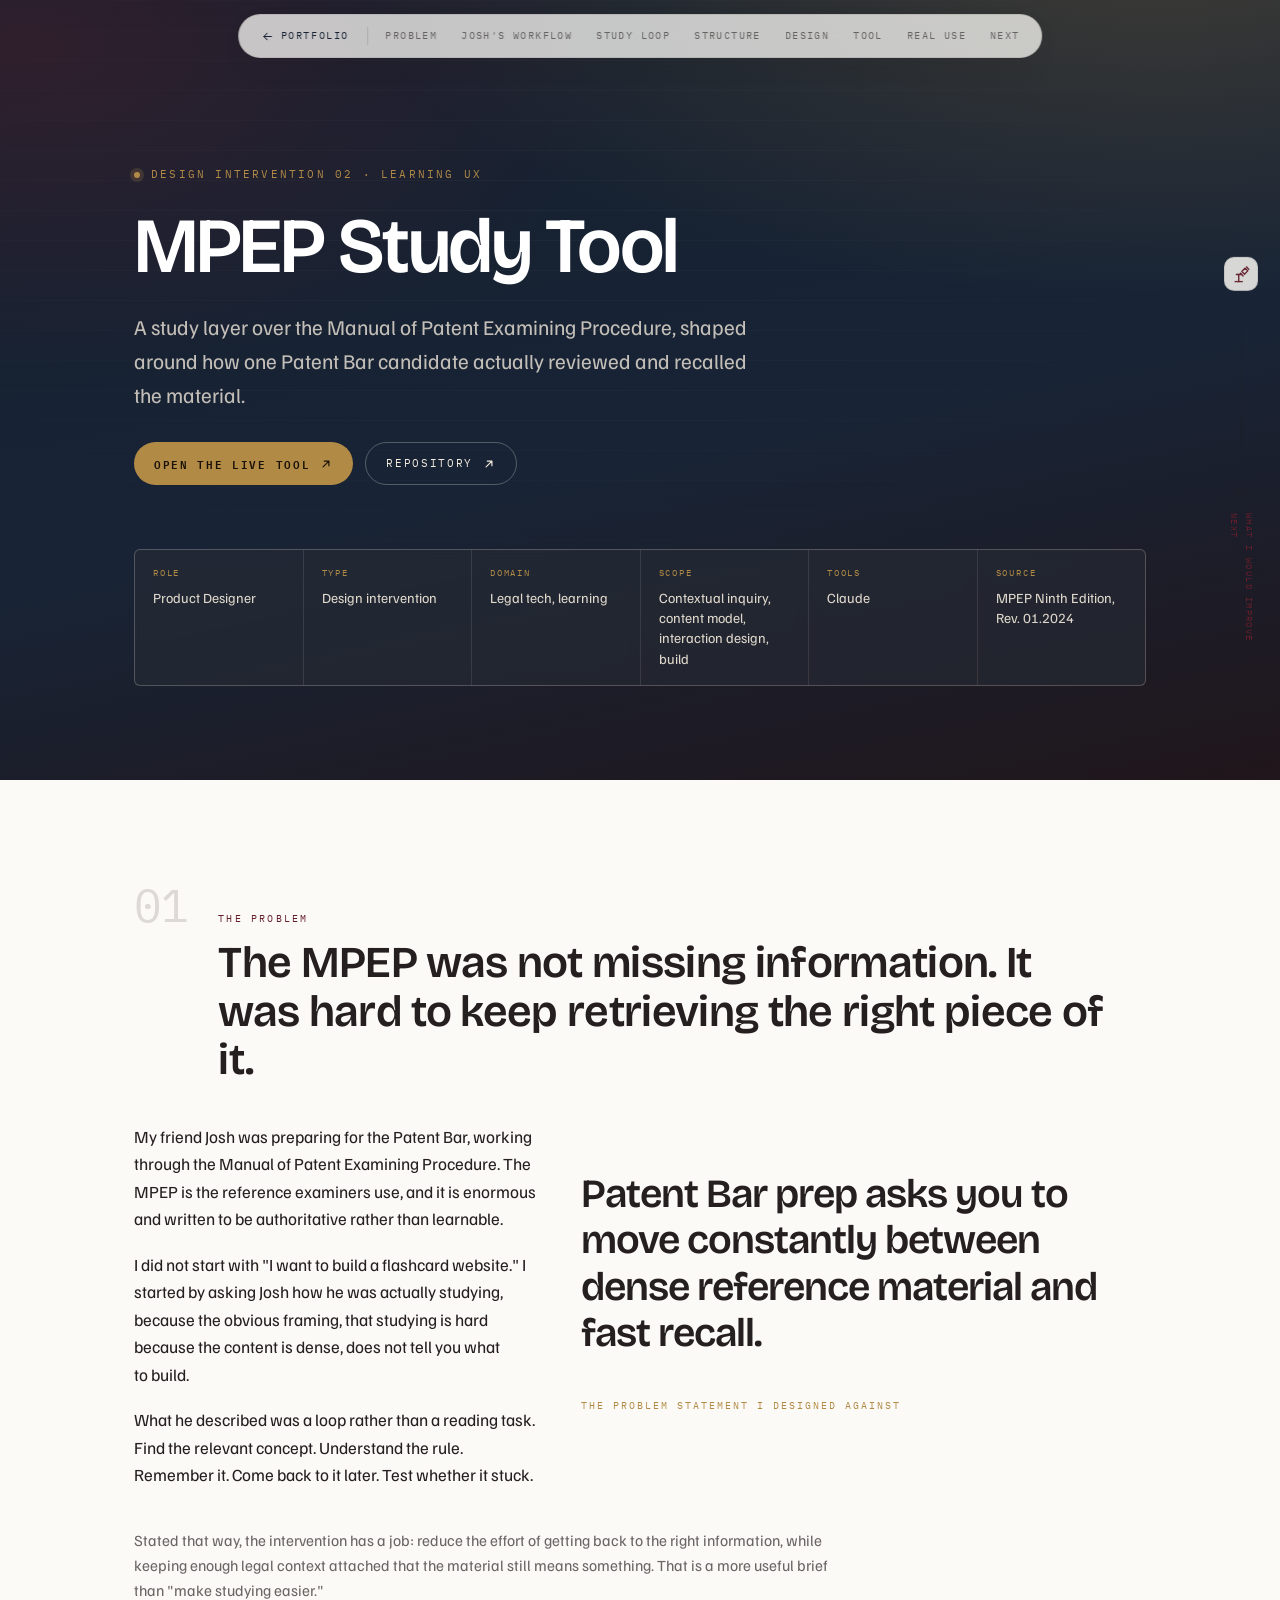
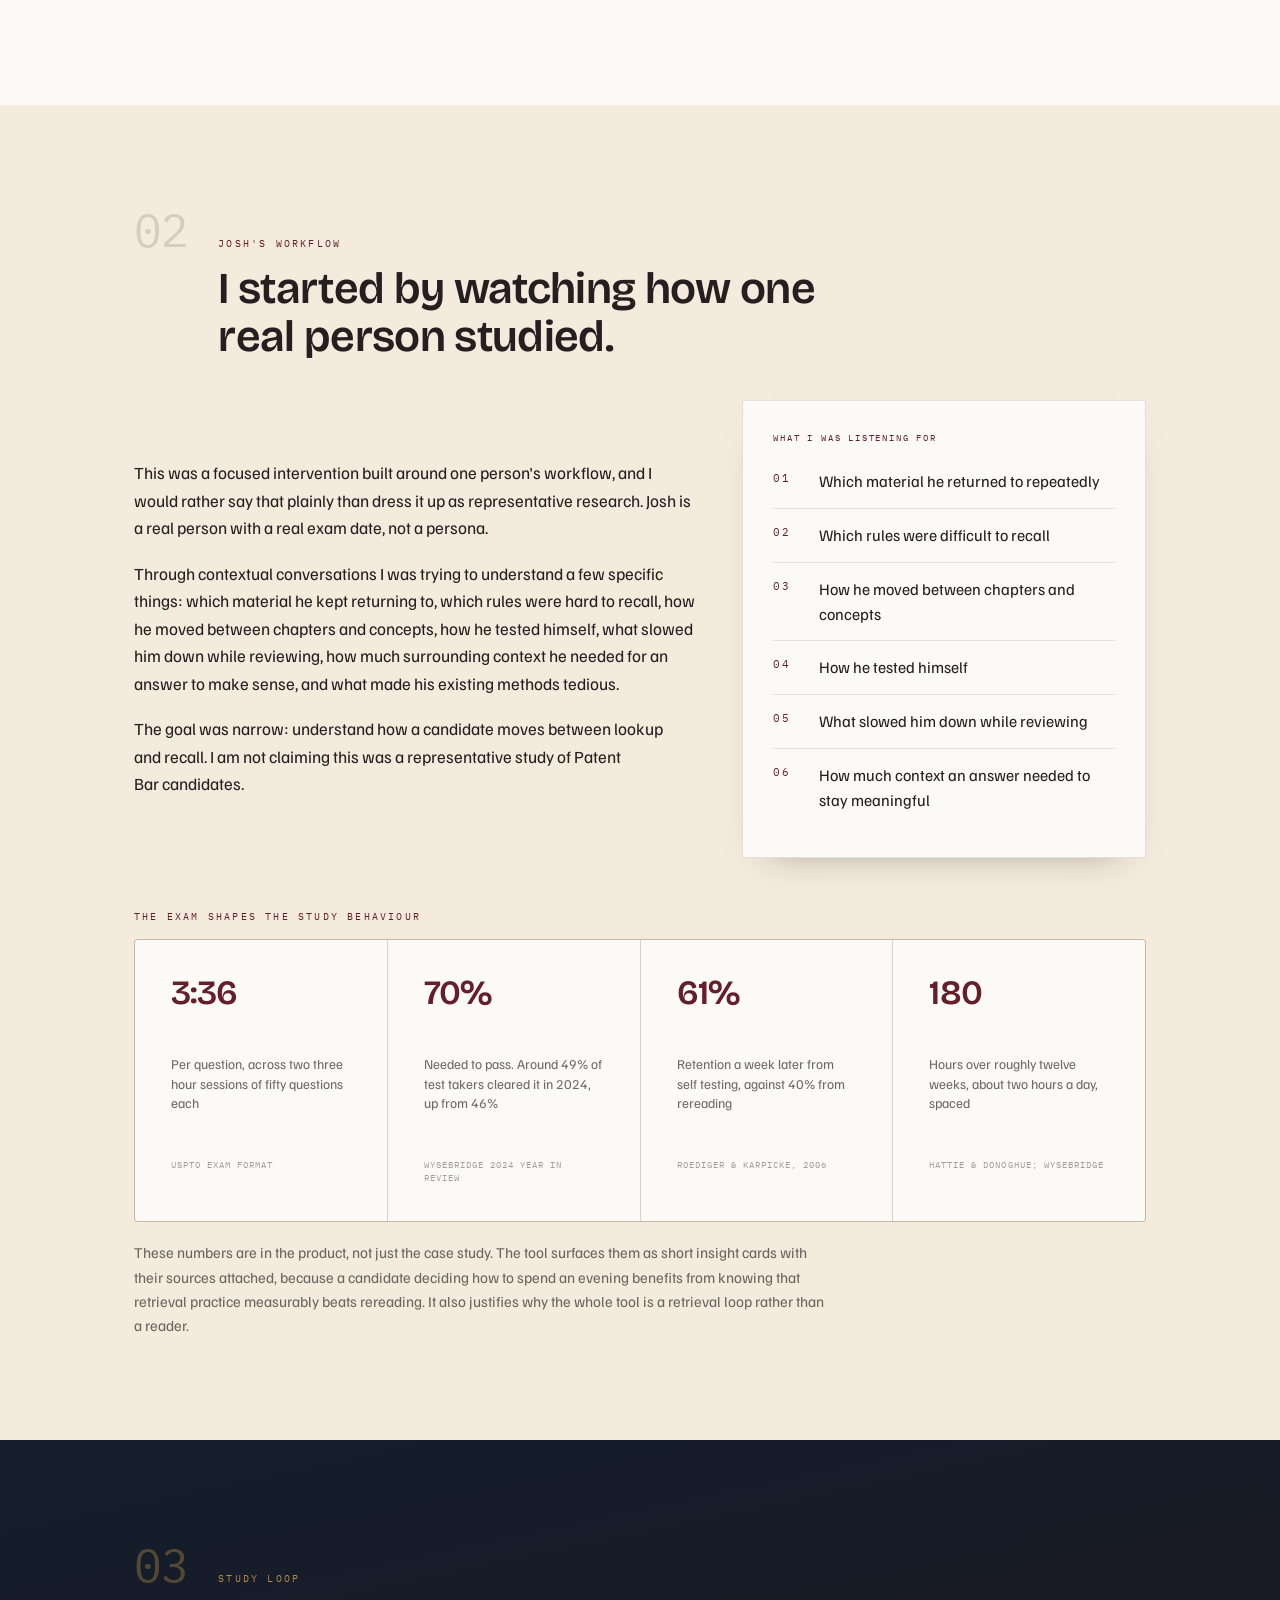
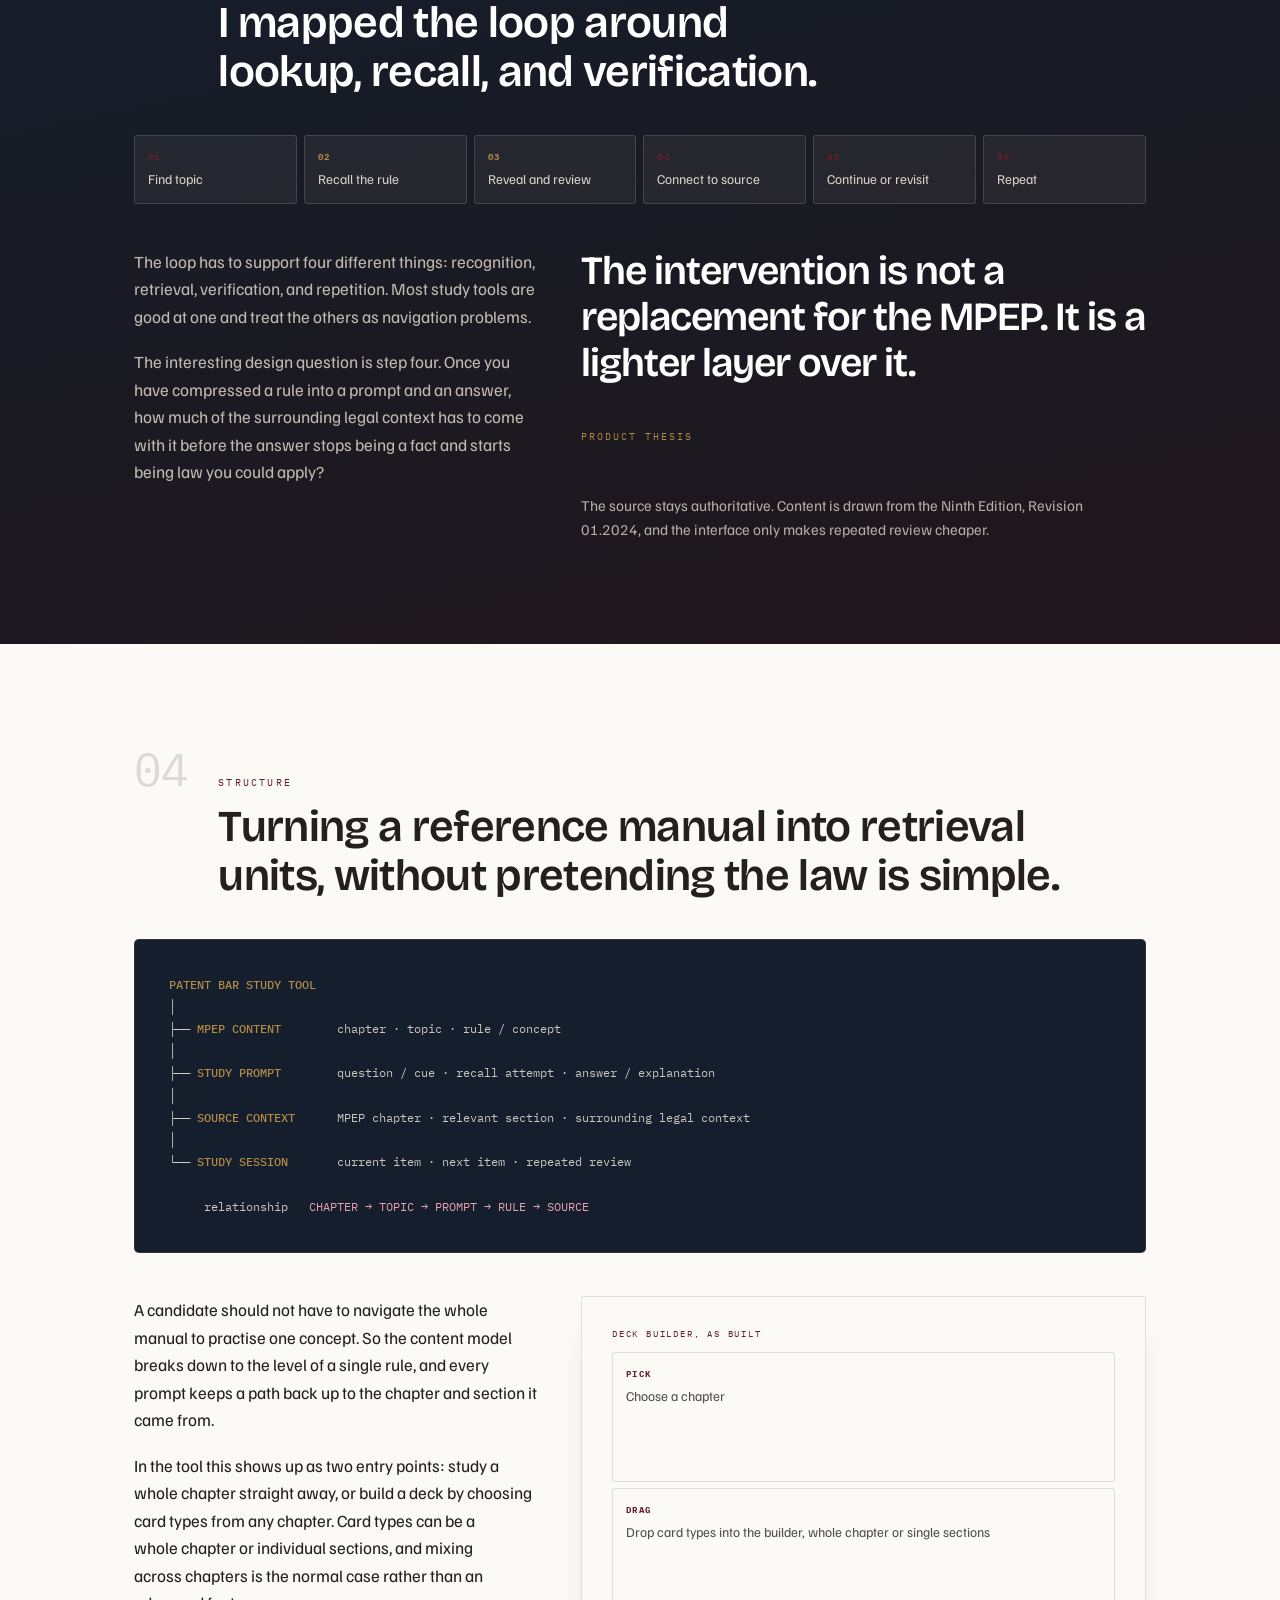
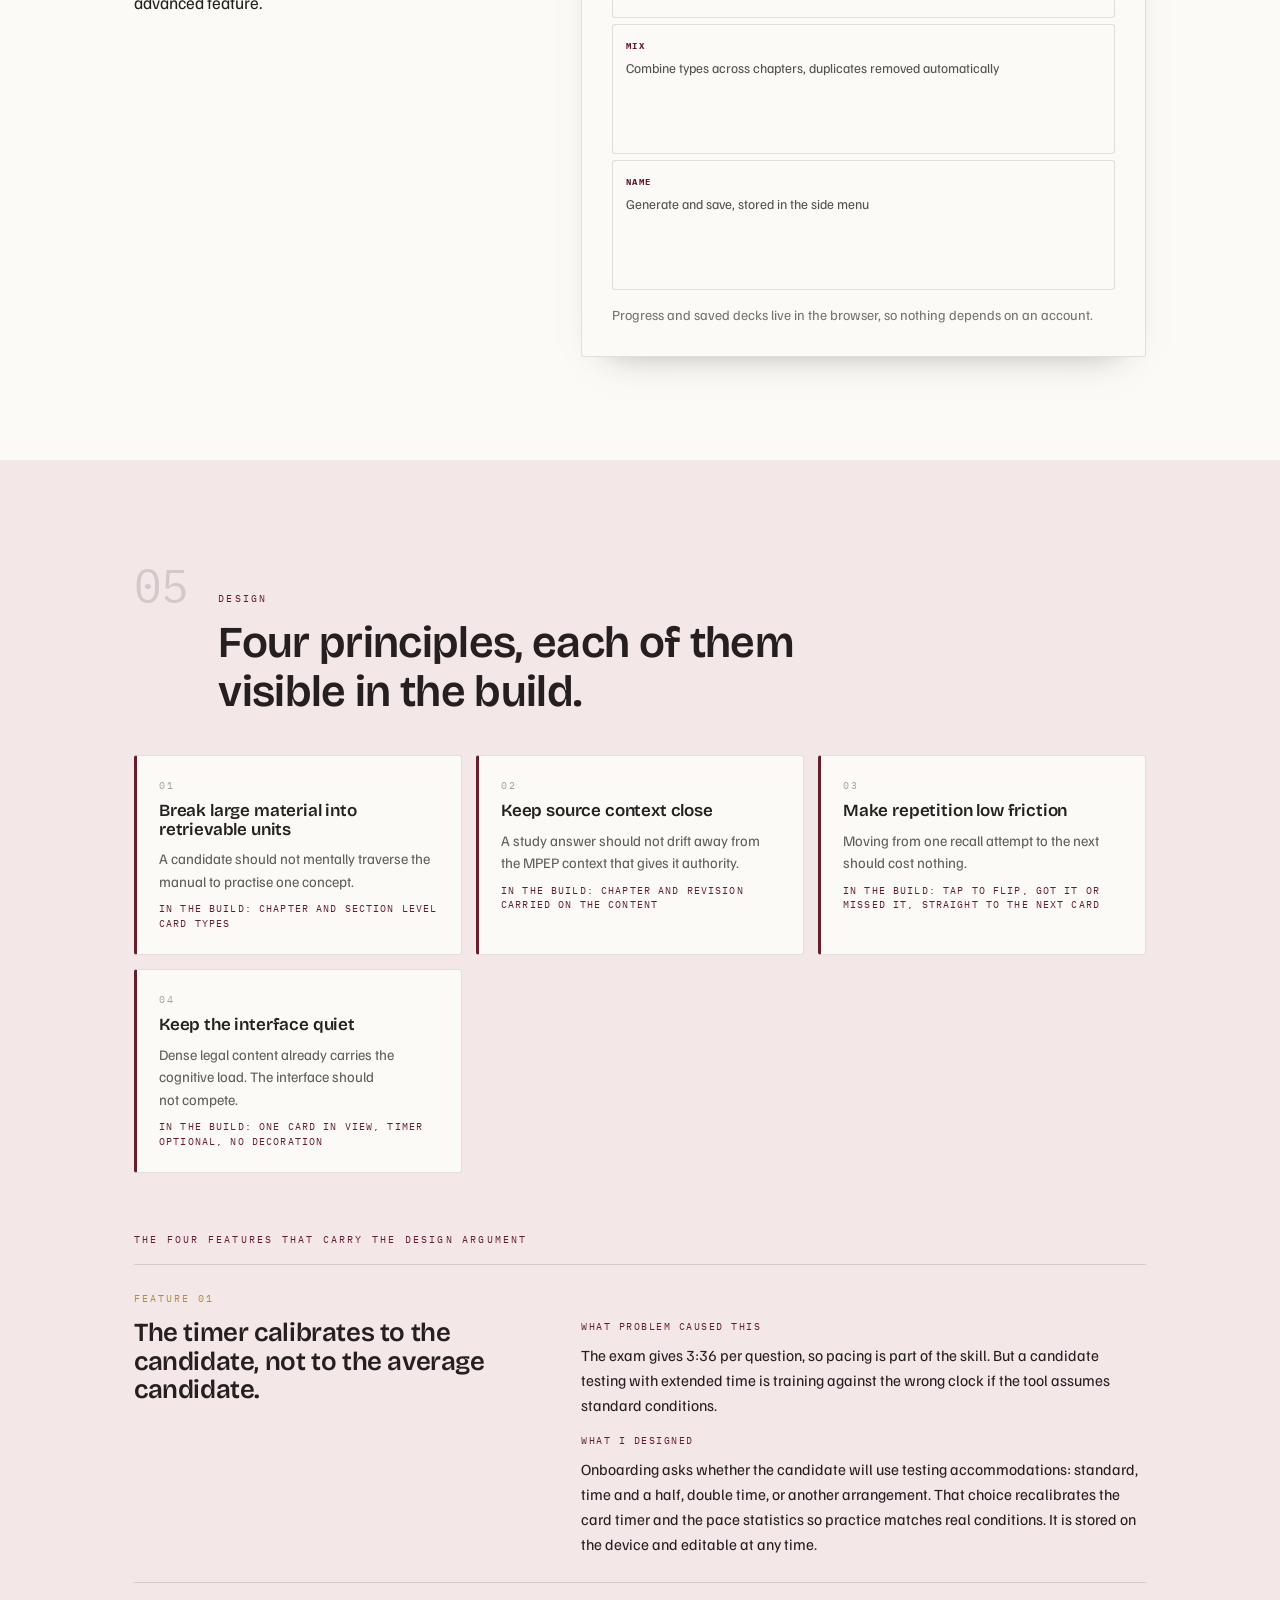
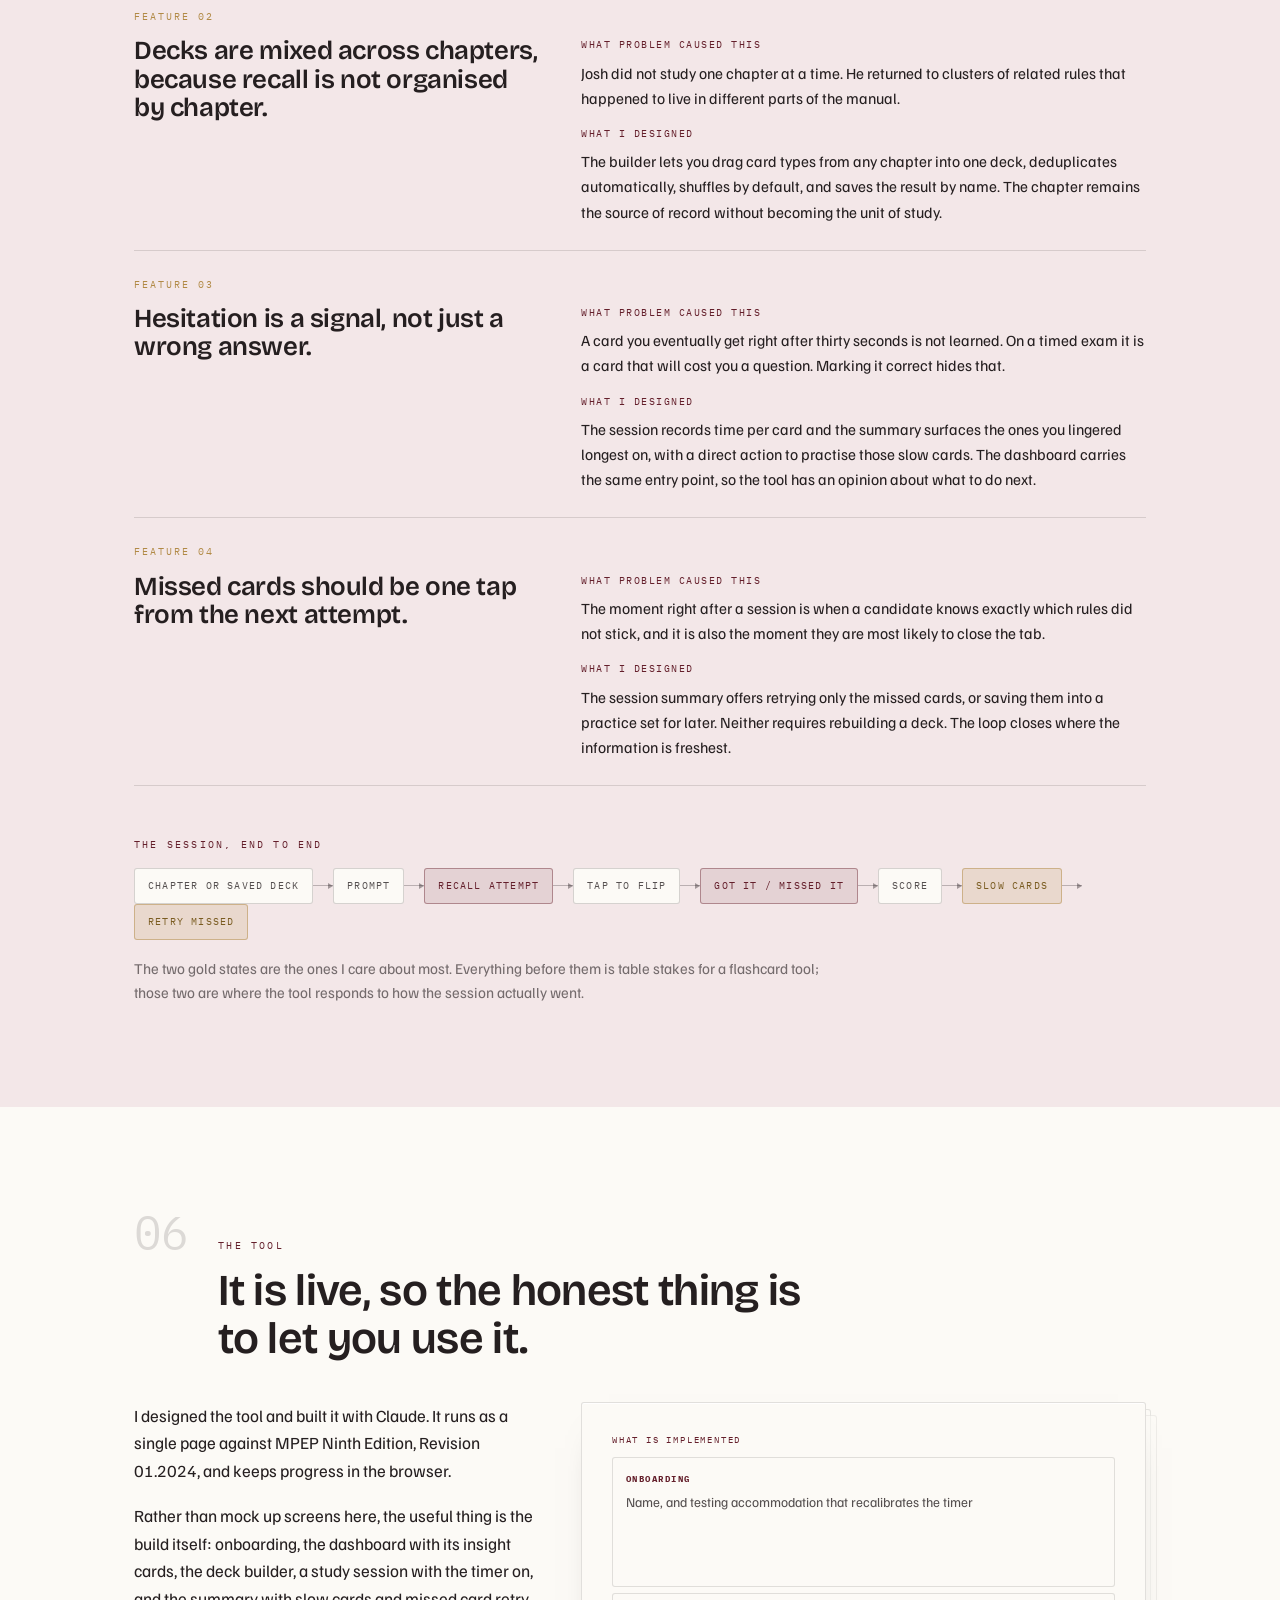
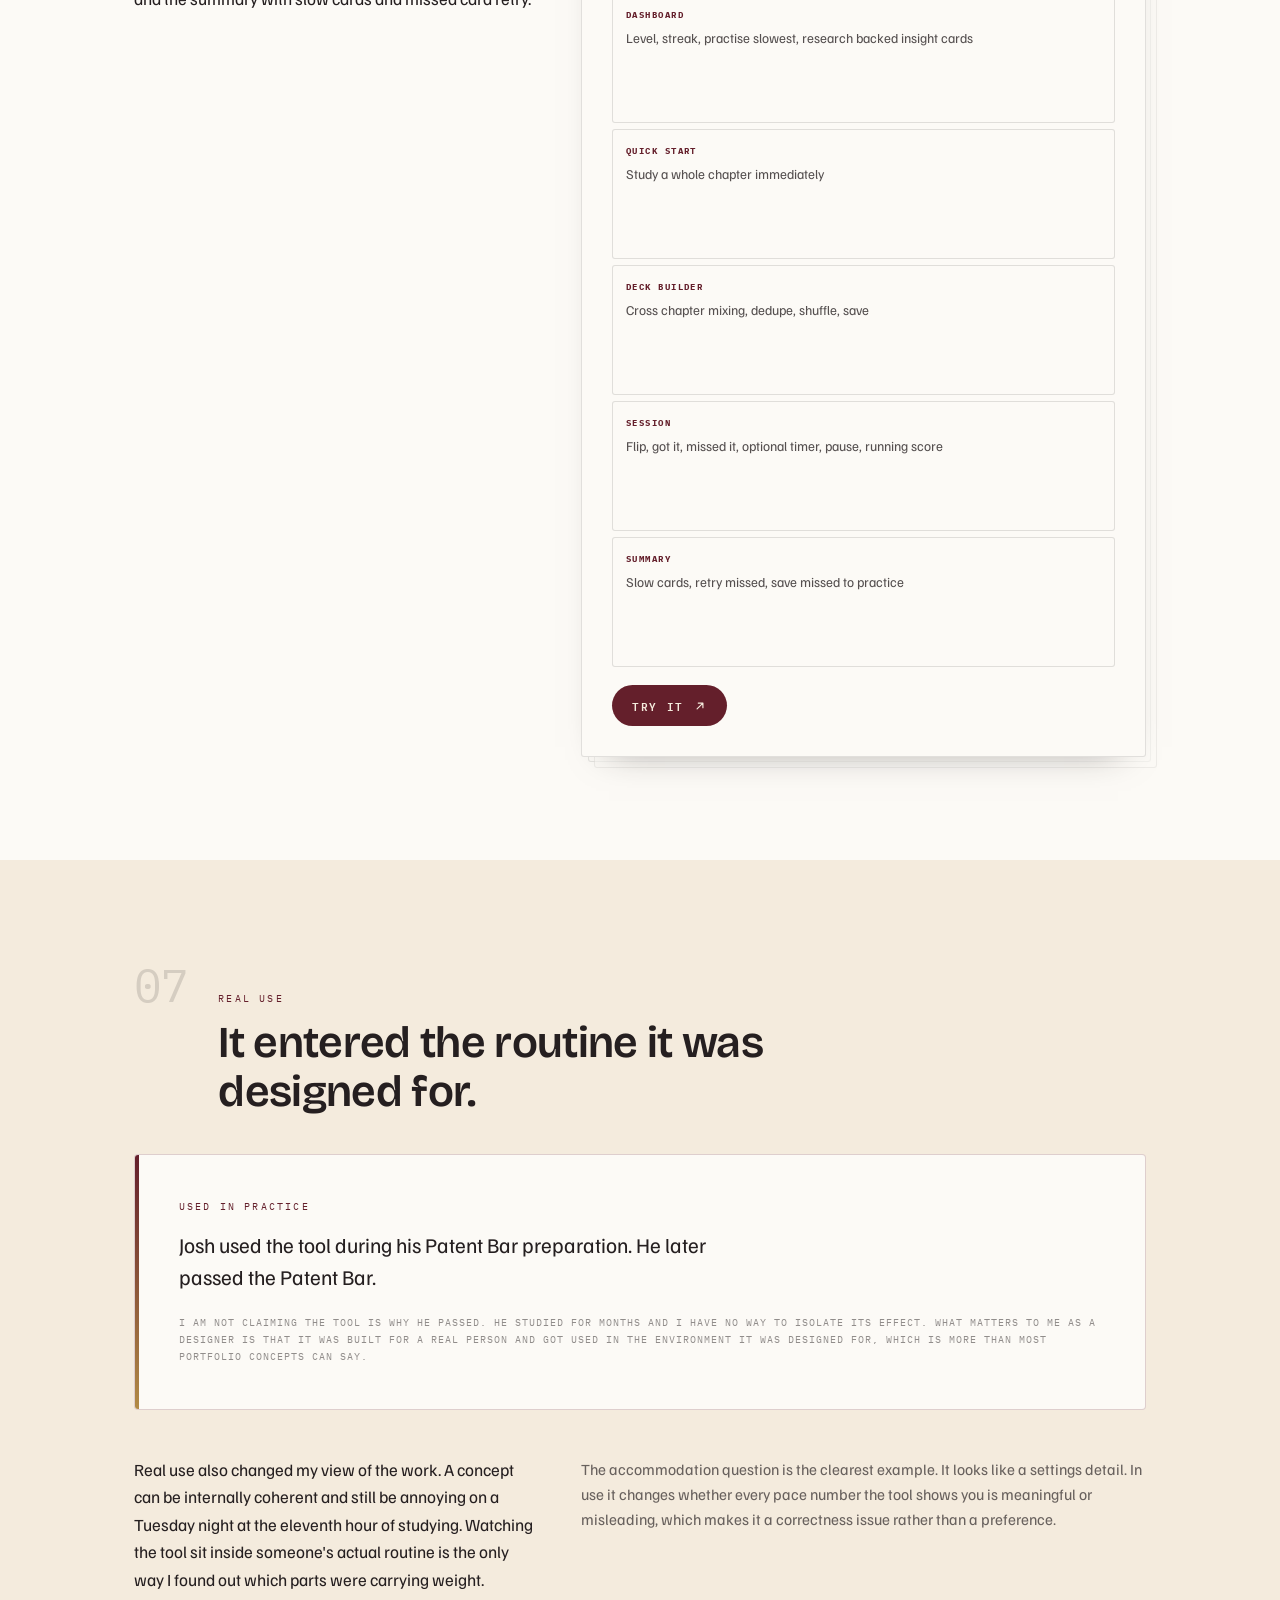
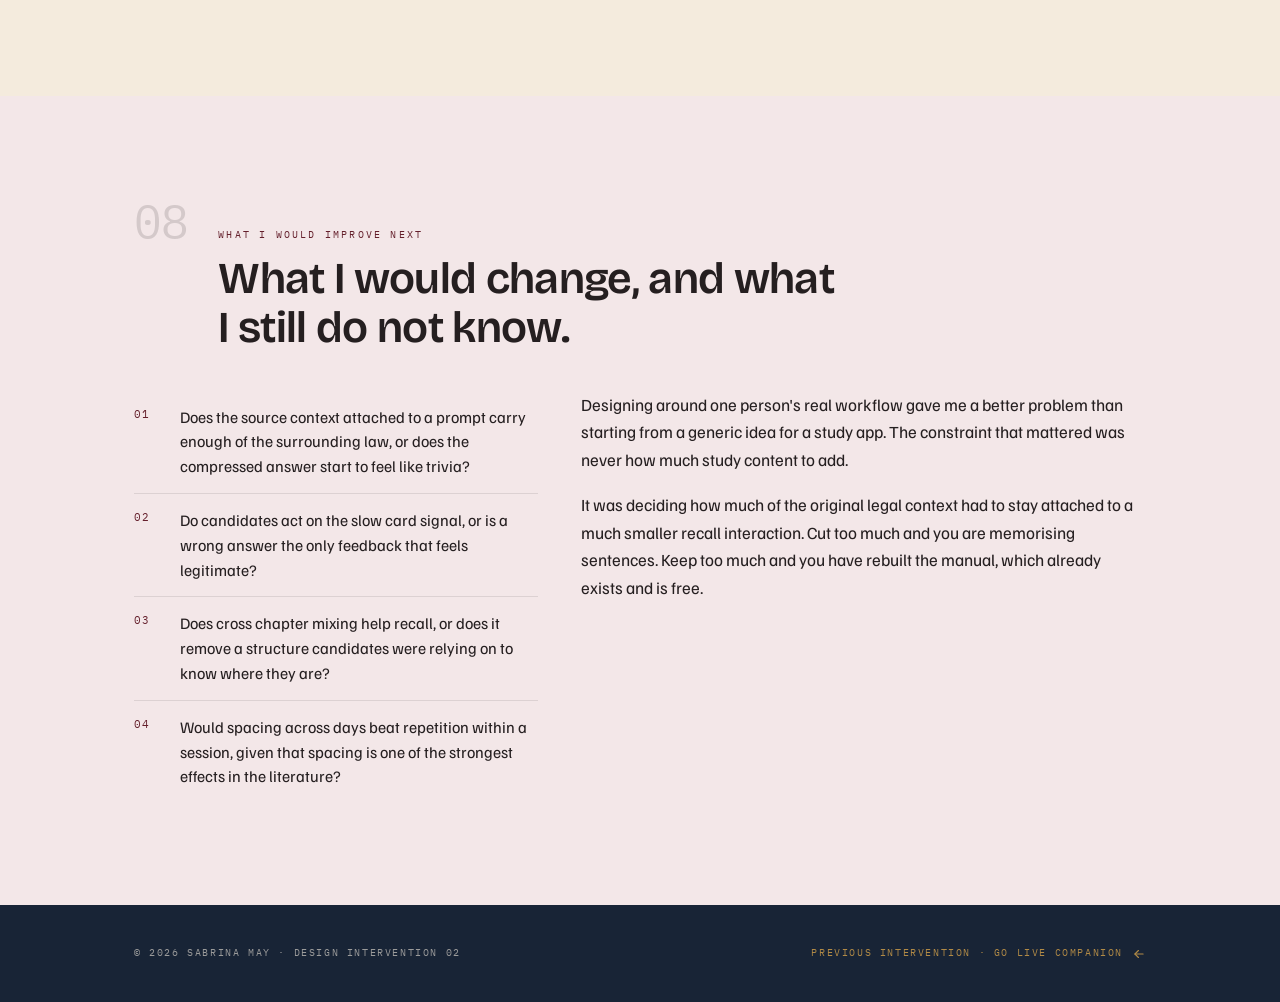
<file: cases/mpep.html>
<!doctype html>
<html lang="en">
<head>
<meta charset="utf-8" />
<meta name="viewport" content="width=device-width,initial-scale=1" />
<script>
// Preview sandbox shim: append the document auth token to relative img srcs.
(function(){
  var qs = window.location.search || '';
  function activate(){
    if (!qs) return;
    document.querySelectorAll('img[src]').forEach(function(el){
      var s = el.getAttribute('src');
      if (!s || /^(https?:|data:|blob:)/.test(s) || s.indexOf('?') !== -1) return;
      el.setAttribute('src', s + qs);
    });
  }
  if (document.readyState === 'complete') activate(); else window.addEventListener('load', activate);
})();
</script>
<title>MPEP Study Tool &middot; Sabrina May</title>
<link rel="icon" href="../favicon.png" />
<link rel="preconnect" href="https://fonts.googleapis.com">
<link rel="preconnect" href="https://fonts.gstatic.com" crossorigin>
<link href="https://fonts.googleapis.com/css2?family=Bricolage+Grotesque:opsz,wght@12..96,400;12..96,500;12..96,600;12..96,700&family=IBM+Plex+Mono:wght@400;500;600&family=Familjen+Grotesk:ital,wght@0,400;0,500;0,600;1,400&display=swap" rel="stylesheet">
<style>
:root{
  --oxblood:#641F2B; --ink:#182436; --parch:#F4EBDD; --offwhite:#FCFAF6;
  --gold:#B18A46; --tint:#F3E7E8; --text:#251F20;
  --display:'Bricolage Grotesque',serif; --sans:'Familjen Grotesk',sans-serif; --mono:'IBM Plex Mono',monospace;
  --wrap:1140px;
}
*{box-sizing:border-box}
html{scroll-behavior:smooth}
body{margin:0;background:var(--offwhite);color:var(--text);font-family:var(--sans);font-size:17px;line-height:1.62;-webkit-font-smoothing:antialiased}
img{max-width:100%;display:block}
a{color:var(--oxblood);text-decoration:none}
a:hover{color:#4A1520}
.wrap{max-width:var(--wrap);margin:0 auto;padding:0 clamp(20px,5vw,64px)}
.narrow{max-width:700px}
h1,h2,h3,h4{font-family:var(--display);font-weight:600;line-height:1.1;margin:0;letter-spacing:-0.015em}
p{margin:0 0 1.05em;text-wrap:pretty}
p:last-child{margin-bottom:0}
.mono{font-family:var(--mono);font-size:11px;letter-spacing:0.2em;text-transform:uppercase}

/* nav */
.gnav{position:fixed;top:14px;left:50%;transform:translateX(-50%);z-index:60;display:flex;align-items:center;gap:6px;
  padding:7px 10px;border-radius:999px;background:rgba(252,250,246,0.76);backdrop-filter:blur(18px) saturate(1.3);-webkit-backdrop-filter:blur(18px) saturate(1.3);
  border:1px solid rgba(37,31,32,0.10);box-shadow:0 10px 30px -14px rgba(37,31,32,0.32);max-width:calc(100vw - 24px)}
.gnav .home{display:flex;align-items:center;gap:7px;padding:6px 12px;border-radius:999px;font-family:var(--mono);font-size:10px;letter-spacing:0.16em;text-transform:uppercase;color:var(--ink);white-space:nowrap}
.gnav .home:hover{background:rgba(100,31,43,0.09)}
.gnav .home svg{width:13px;height:13px}
.gnav .rule{width:1px;height:18px;background:rgba(37,31,32,0.14)}
.gnav-links{display:flex;gap:2px;overflow-x:auto;scrollbar-width:none}
.gnav-links::-webkit-scrollbar{display:none}
.gnav-links a{padding:6px 11px;border-radius:999px;font-family:var(--mono);font-size:10px;letter-spacing:0.14em;text-transform:uppercase;color:rgba(37,31,32,0.6);white-space:nowrap;transition:color .2s ease,background .2s ease,font-weight .2s ease}
.gnav-links a:hover{color:var(--oxblood);font-weight:600;background:rgba(177,138,70,0.16);box-shadow:0 0 14px -5px rgba(177,138,70,0.8)}
.gnav-links a.on{color:var(--oxblood);font-weight:600;background:rgba(100,31,43,0.09)}
@media (max-width:860px){.gnav .rule,.gnav-links{display:none}}

/* tracker */
.tracker{position:fixed;right:22px;top:50%;transform:translateY(-50%);z-index:55;display:flex;flex-direction:column;align-items:center;gap:12px}
.tracker .ico{width:34px;height:34px;display:grid;place-items:center;border-radius:10px;background:rgba(252,250,246,0.84);backdrop-filter:blur(12px);border:1px solid rgba(37,31,32,0.1);color:var(--oxblood)}
.tracker .ico svg{width:19px;height:19px}
.tracker .track{width:2px;height:170px;background:rgba(37,31,32,0.13);border-radius:2px;position:relative;overflow:hidden}
.tracker .track i{position:absolute;left:0;top:0;width:100%;height:0%;background:linear-gradient(180deg,var(--gold),var(--oxblood));border-radius:2px}
.tracker .pct{font-family:var(--mono);font-size:10px;letter-spacing:0.1em;color:rgba(37,31,32,0.52);font-variant-numeric:tabular-nums}
.tracker .sec{font-family:var(--mono);font-size:9px;letter-spacing:0.16em;text-transform:uppercase;color:var(--oxblood);writing-mode:vertical-rl;max-height:130px;overflow:hidden}
@media (max-width:1100px){.tracker{display:none}}

/* hero */
.hero{background:
    radial-gradient(110% 80% at 90% -8%, rgba(177,138,70,0.26), transparent 58%),
    radial-gradient(80% 70% at 2% 6%, rgba(100,31,43,0.34), transparent 60%),
    linear-gradient(168deg,#141E2C,#182436 55%,#20161B);
  color:#fff;padding:clamp(112px,13vw,168px) 0 clamp(50px,6vw,78px);position:relative;overflow:hidden}
.hero::after{content:"";position:absolute;inset:0;pointer-events:none;opacity:.5;
  background-image:repeating-linear-gradient(180deg,rgba(244,235,221,0.07) 0 1px,transparent 1px 30px);
  mask-image:radial-gradient(80% 70% at 40% 30%,#000,transparent 80%)}
.hero .wrap{position:relative;z-index:2}
.h-eyebrow{display:flex;align-items:center;gap:11px;color:var(--gold);margin-bottom:20px}
.h-eyebrow .dot{width:6px;height:6px;border-radius:50%;background:var(--gold);box-shadow:0 0 0 4px rgba(177,138,70,0.2)}
.hero h1{font-size:clamp(40px,6.6vw,78px);letter-spacing:-0.03em;max-width:14ch}
.hero .lede{font-size:clamp(17px,1.7vw,21px);color:rgba(244,235,221,0.78);max-width:56ch;margin-top:20px}
.h-actions{display:flex;flex-wrap:wrap;gap:12px;margin-top:30px}
.btn{display:inline-flex;align-items:center;gap:9px;padding:12px 20px;border-radius:999px;font-family:var(--mono);font-size:10.5px;letter-spacing:0.16em;text-transform:uppercase;transition:transform .18s ease,background .18s ease,box-shadow .18s ease}
.btn svg{width:14px;height:14px}
.btn-fill{background:var(--gold);color:#1B1207;font-weight:600}
.btn-fill:hover{background:#c9a05c;color:#1B1207;transform:translateY(-2px);box-shadow:0 14px 28px -14px rgba(177,138,70,0.8)}
.btn-ghost{border:1px solid rgba(244,235,221,0.28);color:var(--parch)}
.btn-ghost:hover{border-color:var(--gold);color:var(--gold);transform:translateY(-2px)}
.specs{display:grid;grid-template-columns:repeat(auto-fit,minmax(140px,1fr));gap:1px;margin-top:clamp(40px,5vw,64px);
  background:rgba(244,235,221,0.14);border:1px solid rgba(244,235,221,0.14);border-radius:6px;overflow:hidden}
.specs div{background:rgba(19,26,38,0.6);backdrop-filter:blur(6px);padding:16px 18px}
.specs dt{font-family:var(--mono);font-size:9px;letter-spacing:0.2em;text-transform:uppercase;color:var(--gold);margin-bottom:7px}
.specs dd{margin:0;font-size:14px;line-height:1.45;color:rgba(244,235,221,0.9)}

/* sections */
section{padding:clamp(64px,8vw,116px) 0;position:relative}
.s-parch{background:var(--parch)}
.s-tint{background:var(--tint)}
.s-dark{background:linear-gradient(168deg,#141E2C,#20161B);color:#fff}
.s-dark h2,.s-dark h3,.s-dark h4{color:#fff}
.s-dark .s-num{color:rgba(177,138,70,0.4)}
.s-dark .s-lab{color:var(--gold)}
.s-head{display:flex;gap:clamp(14px,2.4vw,30px);align-items:baseline;margin-bottom:clamp(24px,3vw,40px)}
.s-num{font-family:var(--mono);font-size:clamp(28px,3.6vw,46px);letter-spacing:-0.02em;color:rgba(37,31,32,0.15);line-height:1;flex:0 0 auto}
.s-lab{font-family:var(--mono);font-size:10px;letter-spacing:0.22em;text-transform:uppercase;color:var(--oxblood);display:block;margin-bottom:12px}
.s-head h2{font-size:clamp(26px,3.5vw,44px);max-width:22ch}
.s-head h2.wide{max-width:32ch}

.two{display:grid;grid-template-columns:minmax(0,1fr) minmax(0,1fr);gap:clamp(22px,3.4vw,52px)}
.two.lean{grid-template-columns:minmax(0,5fr) minmax(0,7fr)}
.two.lean-r{grid-template-columns:minmax(0,7fr) minmax(0,5fr)}
.two.mid{align-items:center}
@media (max-width:820px){.two,.two.lean,.two.lean-r{grid-template-columns:1fr}}

/* paper layering */
.paper{background:var(--offwhite);border:1px solid rgba(37,31,32,0.12);border-radius:3px;padding:clamp(20px,2.6vw,30px);
  box-shadow:0 1px 0 rgba(255,255,255,0.9) inset, 0 18px 36px -28px rgba(37,31,32,0.5);position:relative}
.paper.stack::before,.paper.stack::after{content:"";position:absolute;inset:0;border:1px solid rgba(37,31,32,0.1);border-radius:3px;background:var(--offwhite);z-index:-1}
.paper.stack::before{transform:translate(6px,6px)}
.paper.stack::after{transform:translate(12px,12px);opacity:.6}
.paper h4{font-size:18px;margin-bottom:10px}
.paper .k{font-family:var(--mono);font-size:9px;letter-spacing:0.2em;text-transform:uppercase;color:var(--oxblood);margin-bottom:10px}

/* loop */
.loop{display:flex;flex-wrap:wrap;gap:7px;margin:0;padding:0;list-style:none}
.loop li{flex:1 1 130px;padding:14px 13px;border-radius:3px;background:var(--offwhite);border:1px solid rgba(37,31,32,0.13)}
.loop li b{display:block;font-family:var(--mono);font-size:9px;letter-spacing:0.16em;text-transform:uppercase;color:var(--oxblood);margin-bottom:6px}
.loop li span{font-size:13.5px;line-height:1.4;color:rgba(37,31,32,0.78);display:block}
.loop li.hot{background:linear-gradient(175deg,#641F2B,#4B1621);border-color:transparent}
.loop li.hot b{color:var(--gold)}
.loop li.hot span{color:rgba(244,235,221,0.92)}
.s-dark .loop li{background:rgba(244,235,221,0.06);border-color:rgba(244,235,221,0.15)}
.s-dark .loop li span{color:rgba(244,235,221,0.86)}

/* pull */
.pull{margin:0;padding:clamp(28px,4vw,48px) 0}
.pull p{font-family:var(--display);font-size:clamp(23px,3.4vw,40px);font-weight:600;line-height:1.16;letter-spacing:-0.025em;max-width:24ch}
.pull .attr{font-family:var(--mono);font-size:10px;letter-spacing:0.2em;text-transform:uppercase;color:var(--gold);margin-top:18px}

/* IA */
.ia{background:#141E2C;border-radius:5px;padding:clamp(20px,3vw,34px);overflow-x:auto;border:1px solid rgba(177,138,70,0.2)}
.ia pre{margin:0;font-family:var(--mono);font-size:12px;line-height:1.85;color:rgba(244,235,221,0.82);white-space:pre}
.ia pre b{color:var(--gold);font-weight:500}
.ia pre em{color:#E9A0AE;font-style:normal}

/* principles */
.prin{display:grid;grid-template-columns:repeat(auto-fit,minmax(250px,1fr));gap:14px}
.prin article{background:var(--offwhite);border:1px solid rgba(37,31,32,0.12);border-left:3px solid var(--oxblood);border-radius:3px;padding:22px}
.prin .pn{font-family:var(--mono);font-size:9.5px;letter-spacing:0.2em;color:rgba(37,31,32,0.4);margin-bottom:9px}
.prin h4{font-size:17px;margin-bottom:8px;letter-spacing:-0.01em}
.prin p{font-size:14.5px;line-height:1.55;color:rgba(37,31,32,0.72);margin:0 0 0.7em}
.prin .ev{font-family:var(--mono);font-size:9.5px;letter-spacing:0.12em;text-transform:uppercase;color:var(--oxblood);margin:0}

/* feature rows */
.feat{border-top:1px solid rgba(37,31,32,0.14);padding:26px 0}
.feat:last-child{border-bottom:1px solid rgba(37,31,32,0.14)}
.feat h3{font-size:clamp(19px,2.2vw,26px);max-width:24ch;margin-bottom:10px}
.feat .fn{font-family:var(--mono);font-size:10px;letter-spacing:0.2em;text-transform:uppercase;color:var(--gold);margin-bottom:12px}
.feat .q{font-family:var(--mono);font-size:9.5px;letter-spacing:0.16em;text-transform:uppercase;color:var(--oxblood);margin-bottom:7px}

/* state chips */
.states{display:flex;flex-wrap:wrap;gap:0;margin:0;padding:0;list-style:none;align-items:center}
.states li{display:flex;align-items:center;font-family:var(--mono);font-size:10px;letter-spacing:0.12em;text-transform:uppercase}
.states li>span{padding:9px 13px;border:1px solid rgba(37,31,32,0.18);border-radius:3px;background:var(--offwhite);color:rgba(37,31,32,0.78)}
.states li>i{width:20px;height:1px;background:rgba(37,31,32,0.28);position:relative;flex:0 0 auto}
.states li>i::after{content:"";position:absolute;right:0;top:-2.5px;border-left:5px solid rgba(37,31,32,0.4);border-top:3px solid transparent;border-bottom:3px solid transparent}
.states li.hot>span{background:rgba(100,31,43,0.1);border-color:rgba(100,31,43,0.42);color:var(--oxblood)}
.states li.gold>span{background:rgba(177,138,70,0.16);border-color:rgba(177,138,70,0.5);color:#7A5C21}

/* data strip */
.strip{display:grid;grid-template-columns:repeat(auto-fit,minmax(180px,1fr));gap:1px;background:rgba(37,31,32,0.13);border:1px solid rgba(37,31,32,0.13);border-radius:4px;overflow:hidden}
.strip div{background:var(--offwhite);padding:18px}
.strip .n{font-family:var(--display);font-size:clamp(24px,3vw,34px);font-weight:600;letter-spacing:-0.02em;color:var(--oxblood);line-height:1}
.strip .l{font-size:13.5px;line-height:1.45;color:rgba(37,31,32,0.66);margin-top:8px}
.strip .c{font-family:var(--mono);font-size:8.5px;letter-spacing:0.12em;text-transform:uppercase;color:rgba(37,31,32,0.42);margin-top:9px}

/* ordered list */
.ol{margin:0;padding:0;list-style:none;counter-reset:q}
.ol li{counter-increment:q;position:relative;padding:14px 0 14px 46px;border-top:1px solid rgba(37,31,32,0.11);font-size:16px;line-height:1.55}
.ol li:first-child{border-top:0}
.ol li::before{content:counter(q,decimal-leading-zero);position:absolute;left:0;top:15px;font-family:var(--mono);font-size:11px;letter-spacing:0.1em;color:var(--oxblood)}

/* outcome */
.outcome{background:var(--offwhite);border:1px solid rgba(100,31,43,0.2);border-radius:4px;padding:clamp(26px,3.4vw,44px);position:relative;overflow:hidden}
.outcome::before{content:"";position:absolute;left:0;top:0;bottom:0;width:4px;background:linear-gradient(180deg,var(--oxblood),var(--gold))}
.outcome .k{font-family:var(--mono);font-size:10px;letter-spacing:0.22em;text-transform:uppercase;color:var(--oxblood);margin-bottom:14px}
.outcome p{font-size:clamp(17px,1.8vw,21px);line-height:1.5;max-width:48ch}
.outcome .care{font-family:var(--mono);font-size:10px;letter-spacing:0.1em;text-transform:uppercase;color:rgba(37,31,32,0.5);margin-top:18px;line-height:1.7}

.foot{background:var(--ink);color:rgba(244,235,221,0.6);padding:40px 0;font-family:var(--mono);font-size:10px;letter-spacing:0.16em;text-transform:uppercase}
.foot .wrap{display:flex;flex-wrap:wrap;gap:14px;justify-content:space-between;align-items:center}
.foot a{color:var(--gold)}
.next{display:flex;align-items:center;gap:9px}

.rv{opacity:0;transform:translateY(18px);transition:opacity .7s ease,transform .7s cubic-bezier(.2,.7,.2,1)}
.rv.in{opacity:1;transform:none}
@media (prefers-reduced-motion:reduce){.rv{opacity:1;transform:none}}
</style>
</head>
<body>

<nav class="gnav" aria-label="Case navigation">
  <a class="home" href="../index.html#work">
    <svg viewBox="0 0 24 24" fill="none" stroke="currentColor" stroke-width="1.9" stroke-linecap="round" stroke-linejoin="round"><path d="M19 12H5"/><path d="M11 18l-6-6 6-6"/></svg>
    Portfolio
  </a>
  <span class="rule"></span>
  <div class="gnav-links">
    <a href="#problem">Problem</a>
    <a href="#josh">Josh's workflow</a>
    <a href="#loop">Study loop</a>
    <a href="#structure">Structure</a>
    <a href="#design">Design</a>
    <a href="#tool">Tool</a>
    <a href="#use">Real use</a>
    <a href="#next">Next</a>
  </div>
</nav>

<div class="tracker" aria-hidden="true">
  <div class="ico">
    <svg viewBox="0 0 24 24" fill="none" stroke="currentColor" stroke-width="1.7" stroke-linecap="round" stroke-linejoin="round">
      <path d="M4 21h9"/><path d="M8.5 21V12"/><path d="M5.5 12h6"/>
      <path d="M12.4 8.2l4.2-4.2 3.4 3.4-4.2 4.2z"/><path d="M10.6 10.4l3.4 3.4"/><path d="M18.4 2.6l2.9 2.9"/>
    </svg>
  </div>
  <div class="track"><i id="tp"></i></div>
  <div class="pct" id="tpct">0%</div>
  <div class="sec" id="tsec">Problem</div>
</div>

<header class="hero">
  <div class="wrap">
    <div class="h-eyebrow mono"><span class="dot"></span>Design Intervention 02 &middot; Learning UX</div>
    <h1>MPEP Study Tool</h1>
    <p class="lede">A study layer over the Manual of Patent Examining Procedure, shaped around how one Patent Bar candidate actually reviewed and recalled the material.</p>
    <div class="h-actions">
      <a class="btn btn-fill" href="https://jd1407-code.github.io/MPEP/" target="_blank" rel="noopener">Open the live tool
        <svg viewBox="0 0 24 24" fill="none" stroke="currentColor" stroke-width="2" stroke-linecap="round" stroke-linejoin="round"><path d="M7 17 17 7M9 7h8v8"/></svg>
      </a>
      <a class="btn btn-ghost" href="https://github.com/jd1407-code/MPEP" target="_blank" rel="noopener">Repository
        <svg viewBox="0 0 24 24" fill="none" stroke="currentColor" stroke-width="2" stroke-linecap="round" stroke-linejoin="round"><path d="M7 17 17 7M9 7h8v8"/></svg>
      </a>
    </div>
    <dl class="specs">
      <div><dt>Role</dt><dd>Product Designer</dd></div>
      <div><dt>Type</dt><dd>Design intervention</dd></div>
      <div><dt>Domain</dt><dd>Legal tech, learning</dd></div>
      <div><dt>Scope</dt><dd>Contextual inquiry, content model, interaction design, build</dd></div>
      <div><dt>Tools</dt><dd>Claude</dd></div>
      <div><dt>Source</dt><dd>MPEP Ninth Edition, Rev. 01.2024</dd></div>
    </dl>
  </div>
</header>

<section id="problem">
  <div class="wrap">
    <div class="s-head rv">
      <span class="s-num">01</span>
      <div><span class="s-lab">The problem</span><h2 class="wide">The MPEP was not missing information. It was hard to keep retrieving the right piece of it.</h2></div>
    </div>
    <div class="two lean rv">
      <div class="narrow">
        <p>My friend Josh was preparing for the Patent Bar, working through the Manual of Patent Examining Procedure. The MPEP is the reference examiners use, and it is enormous and written to be authoritative rather than learnable.</p>
        <p>I did not start with "I want to build a flashcard website." I started by asking Josh how he was actually studying, because the obvious framing, that studying is hard because the content is dense, does not tell you what to build.</p>
        <p>What he described was a loop rather than a reading task. Find the relevant concept. Understand the rule. Remember it. Come back to it later. Test whether it stuck.</p>
      </div>
      <figure class="pull rv">
        <p>Patent Bar prep asks you to move constantly between dense reference material and fast recall.</p>
        <div class="attr">The problem statement I designed against</div>
      </figure>
    </div>
    <div class="rv narrow" style="margin-top:clamp(24px,3vw,40px)">
      <p style="font-size:15.5px;color:rgba(37,31,32,0.68)">Stated that way, the intervention has a job: reduce the effort of getting back to the right information, while keeping enough legal context attached that the material still means something. That is a more useful brief than "make studying easier."</p>
    </div>
  </div>
</section>

<section id="josh" class="s-parch">
  <div class="wrap">
    <div class="s-head rv">
      <span class="s-num">02</span>
      <div><span class="s-lab">Josh's workflow</span><h2>I started by watching how one real person studied.</h2></div>
    </div>
    <div class="two lean-r mid">
      <div class="narrow rv">
        <p>This was a focused intervention built around one person's workflow, and I would rather say that plainly than dress it up as representative research. Josh is a real person with a real exam date, not a persona.</p>
        <p>Through contextual conversations I was trying to understand a few specific things: which material he kept returning to, which rules were hard to recall, how he moved between chapters and concepts, how he tested himself, what slowed him down while reviewing, how much surrounding context he needed for an answer to make sense, and what made his existing methods tedious.</p>
        <p>The goal was narrow: understand how a candidate moves between lookup and recall. I am not claiming this was a representative study of Patent Bar candidates.</p>
      </div>
      <div class="paper stack rv">
        <div class="k">What I was listening for</div>
        <ol class="ol">
          <li>Which material he returned to repeatedly</li>
          <li>Which rules were difficult to recall</li>
          <li>How he moved between chapters and concepts</li>
          <li>How he tested himself</li>
          <li>What slowed him down while reviewing</li>
          <li>How much context an answer needed to stay meaningful</li>
        </ol>
      </div>
    </div>
    <div class="rv" style="margin-top:clamp(34px,4vw,54px)">
      <span class="s-lab">The exam shapes the study behaviour</span>
      <div class="strip" style="margin-top:14px">
        <div><div class="n">3:36</div><div class="l">Per question, across two three hour sessions of fifty questions each</div><div class="c">USPTO exam format</div></div>
        <div><div class="n">70%</div><div class="l">Needed to pass. Around 49% of test takers cleared it in 2024, up from 46%</div><div class="c">Wysebridge 2024 year in review</div></div>
        <div><div class="n">61%</div><div class="l">Retention a week later from self testing, against 40% from rereading</div><div class="c">Roediger &amp; Karpicke, 2006</div></div>
        <div><div class="n">180</div><div class="l">Hours over roughly twelve weeks, about two hours a day, spaced</div><div class="c">Hattie &amp; Donoghue; Wysebridge</div></div>
      </div>
      <p class="narrow" style="margin-top:18px;font-size:15px;color:rgba(37,31,32,0.66)">These numbers are in the product, not just the case study. The tool surfaces them as short insight cards with their sources attached, because a candidate deciding how to spend an evening benefits from knowing that retrieval practice measurably beats rereading. It also justifies why the whole tool is a retrieval loop rather than a reader.</p>
    </div>
  </div>
</section>

<section id="loop" class="s-dark">
  <div class="wrap">
    <div class="s-head rv">
      <span class="s-num">03</span>
      <div><span class="s-lab">Study loop</span><h2>I mapped the loop around lookup, recall, and verification.</h2></div>
    </div>
    <ul class="loop rv">
      <li><b>01</b><span>Find topic</span></li>
      <li class="hot"><b>02</b><span>Recall the rule</span></li>
      <li class="hot"><b>03</b><span>Reveal and review</span></li>
      <li><b>04</b><span>Connect to source</span></li>
      <li><b>05</b><span>Continue or revisit</span></li>
      <li><b>06</b><span>Repeat</span></li>
    </ul>
    <div class="two lean rv" style="margin-top:clamp(28px,3.4vw,44px)">
      <div class="narrow">
        <p style="color:rgba(244,235,221,0.76)">The loop has to support four different things: recognition, retrieval, verification, and repetition. Most study tools are good at one and treat the others as navigation problems.</p>
        <p style="color:rgba(244,235,221,0.76)">The interesting design question is step four. Once you have compressed a rule into a prompt and an answer, how much of the surrounding legal context has to come with it before the answer stops being a fact and starts being law you could apply?</p>
      </div>
      <div>
        <figure class="pull" style="padding-top:0">
          <p>The intervention is not a replacement for the MPEP. It is a lighter layer over it.</p>
          <div class="attr">Product thesis</div>
        </figure>
        <p style="color:rgba(244,235,221,0.7);font-size:15px">The source stays authoritative. Content is drawn from the Ninth Edition, Revision 01.2024, and the interface only makes repeated review cheaper.</p>
      </div>
    </div>
  </div>
</section>

<section id="structure">
  <div class="wrap">
    <div class="s-head rv">
      <span class="s-num">04</span>
      <div><span class="s-lab">Structure</span><h2 class="wide">Turning a reference manual into retrieval units, without pretending the law is simple.</h2></div>
    </div>
    <div class="ia rv">
<pre><b>PATENT BAR STUDY TOOL</b>
│
├── <b>MPEP CONTENT</b>        chapter · topic · rule / concept
│
├── <b>STUDY PROMPT</b>        question / cue · recall attempt · answer / explanation
│
├── <b>SOURCE CONTEXT</b>      MPEP chapter · relevant section · surrounding legal context
│
└── <b>STUDY SESSION</b>       current item · next item · repeated review

     relationship   <em>CHAPTER → TOPIC → PROMPT → RULE → SOURCE</em></pre>
    </div>
    <div class="two lean rv" style="margin-top:clamp(28px,3.4vw,44px)">
      <div class="narrow">
        <p>A candidate should not have to navigate the whole manual to practise one concept. So the content model breaks down to the level of a single rule, and every prompt keeps a path back up to the chapter and section it came from.</p>
        <p>In the tool this shows up as two entry points: study a whole chapter straight away, or build a deck by choosing card types from any chapter. Card types can be a whole chapter or individual sections, and mixing across chapters is the normal case rather than an advanced feature.</p>
      </div>
      <div class="paper rv">
        <div class="k">Deck builder, as built</div>
        <ul class="loop" style="flex-direction:column;gap:6px">
          <li><b>Pick</b><span>Choose a chapter</span></li>
          <li><b>Drag</b><span>Drop card types into the builder, whole chapter or single sections</span></li>
          <li><b>Mix</b><span>Combine types across chapters, duplicates removed automatically</span></li>
          <li><b>Name</b><span>Generate and save, stored in the side menu</span></li>
        </ul>
        <p style="margin-top:14px;font-size:14px;color:rgba(37,31,32,0.62)">Progress and saved decks live in the browser, so nothing depends on an account.</p>
      </div>
    </div>
  </div>
</section>

<section id="design" class="s-tint">
  <div class="wrap">
    <div class="s-head rv">
      <span class="s-num">05</span>
      <div><span class="s-lab">Design</span><h2>Four principles, each of them visible in the build.</h2></div>
    </div>
    <div class="prin rv">
      <article><div class="pn">01</div><h4>Break large material into retrievable units</h4>
        <p>A candidate should not mentally traverse the manual to practise one concept.</p>
        <p class="ev">In the build: chapter and section level card types</p></article>
      <article><div class="pn">02</div><h4>Keep source context close</h4>
        <p>A study answer should not drift away from the MPEP context that gives it authority.</p>
        <p class="ev">In the build: chapter and revision carried on the content</p></article>
      <article><div class="pn">03</div><h4>Make repetition low friction</h4>
        <p>Moving from one recall attempt to the next should cost nothing.</p>
        <p class="ev">In the build: tap to flip, got it or missed it, straight to the next card</p></article>
      <article><div class="pn">04</div><h4>Keep the interface quiet</h4>
        <p>Dense legal content already carries the cognitive load. The interface should not compete.</p>
        <p class="ev">In the build: one card in view, timer optional, no decoration</p></article>
    </div>

    <div class="rv" style="margin-top:clamp(40px,4.6vw,68px)">
      <span class="s-lab">The four features that carry the design argument</span>
      <div class="feat" style="margin-top:16px">
        <div class="fn">Feature 01</div>
        <div class="two lean">
          <h3>The timer calibrates to the candidate, not to the average candidate.</h3>
          <div class="narrow">
            <div class="q">What problem caused this</div>
            <p style="font-size:15.5px">The exam gives 3:36 per question, so pacing is part of the skill. But a candidate testing with extended time is training against the wrong clock if the tool assumes standard conditions.</p>
            <div class="q" style="margin-top:14px">What I designed</div>
            <p style="font-size:15.5px">Onboarding asks whether the candidate will use testing accommodations: standard, time and a half, double time, or another arrangement. That choice recalibrates the card timer and the pace statistics so practice matches real conditions. It is stored on the device and editable at any time.</p>
          </div>
        </div>
      </div>
      <div class="feat">
        <div class="fn">Feature 02</div>
        <div class="two lean">
          <h3>Decks are mixed across chapters, because recall is not organised by chapter.</h3>
          <div class="narrow">
            <div class="q">What problem caused this</div>
            <p style="font-size:15.5px">Josh did not study one chapter at a time. He returned to clusters of related rules that happened to live in different parts of the manual.</p>
            <div class="q" style="margin-top:14px">What I designed</div>
            <p style="font-size:15.5px">The builder lets you drag card types from any chapter into one deck, deduplicates automatically, shuffles by default, and saves the result by name. The chapter remains the source of record without becoming the unit of study.</p>
          </div>
        </div>
      </div>
      <div class="feat">
        <div class="fn">Feature 03</div>
        <div class="two lean">
          <h3>Hesitation is a signal, not just a wrong answer.</h3>
          <div class="narrow">
            <div class="q">What problem caused this</div>
            <p style="font-size:15.5px">A card you eventually get right after thirty seconds is not learned. On a timed exam it is a card that will cost you a question. Marking it correct hides that.</p>
            <div class="q" style="margin-top:14px">What I designed</div>
            <p style="font-size:15.5px">The session records time per card and the summary surfaces the ones you lingered longest on, with a direct action to practise those slow cards. The dashboard carries the same entry point, so the tool has an opinion about what to do next.</p>
          </div>
        </div>
      </div>
      <div class="feat">
        <div class="fn">Feature 04</div>
        <div class="two lean">
          <h3>Missed cards should be one tap from the next attempt.</h3>
          <div class="narrow">
            <div class="q">What problem caused this</div>
            <p style="font-size:15.5px">The moment right after a session is when a candidate knows exactly which rules did not stick, and it is also the moment they are most likely to close the tab.</p>
            <div class="q" style="margin-top:14px">What I designed</div>
            <p style="font-size:15.5px">The session summary offers retrying only the missed cards, or saving them into a practice set for later. Neither requires rebuilding a deck. The loop closes where the information is freshest.</p>
          </div>
        </div>
      </div>
    </div>

    <div class="rv" style="margin-top:clamp(34px,4vw,54px)">
      <span class="s-lab">The session, end to end</span>
      <ul class="states" style="margin-top:14px">
        <li><span>Chapter or saved deck</span><i></i></li>
        <li><span>Prompt</span><i></i></li>
        <li class="hot"><span>Recall attempt</span><i></i></li>
        <li><span>Tap to flip</span><i></i></li>
        <li class="hot"><span>Got it / missed it</span><i></i></li>
        <li><span>Score</span><i></i></li>
        <li class="gold"><span>Slow cards</span><i></i></li>
        <li class="gold"><span>Retry missed</span></li>
      </ul>
      <p class="narrow" style="margin-top:16px;font-size:15px;color:rgba(37,31,32,0.62)">The two gold states are the ones I care about most. Everything before them is table stakes for a flashcard tool; those two are where the tool responds to how the session actually went.</p>
    </div>
  </div>
</section>

<section id="tool">
  <div class="wrap">
    <div class="s-head rv">
      <span class="s-num">06</span>
      <div><span class="s-lab">The tool</span><h2>It is live, so the honest thing is to let you use it.</h2></div>
    </div>
    <div class="two lean rv">
      <div class="narrow">
        <p>I designed the tool and built it with Claude. It runs as a single page against MPEP Ninth Edition, Revision 01.2024, and keeps progress in the browser.</p>
        <p>Rather than mock up screens here, the useful thing is the build itself: onboarding, the dashboard with its insight cards, the deck builder, a study session with the timer on, and the summary with slow cards and missed card retry.</p>
      </div>
      <div class="paper stack rv">
        <div class="k">What is implemented</div>
        <ul class="loop" style="flex-direction:column;gap:6px">
          <li><b>Onboarding</b><span>Name, and testing accommodation that recalibrates the timer</span></li>
          <li><b>Dashboard</b><span>Level, streak, practise slowest, research backed insight cards</span></li>
          <li><b>Quick start</b><span>Study a whole chapter immediately</span></li>
          <li><b>Deck builder</b><span>Cross chapter mixing, dedupe, shuffle, save</span></li>
          <li><b>Session</b><span>Flip, got it, missed it, optional timer, pause, running score</span></li>
          <li><b>Summary</b><span>Slow cards, retry missed, save missed to practice</span></li>
        </ul>
        <a class="btn btn-fill" style="margin-top:18px;background:var(--oxblood);color:var(--parch)" href="https://jd1407-code.github.io/MPEP/" target="_blank" rel="noopener">Try it
          <svg viewBox="0 0 24 24" fill="none" stroke="currentColor" stroke-width="2" stroke-linecap="round" stroke-linejoin="round"><path d="M7 17 17 7M9 7h8v8"/></svg>
        </a>
      </div>
    </div>
  </div>
</section>

<section id="use" class="s-parch">
  <div class="wrap">
    <div class="s-head rv">
      <span class="s-num">07</span>
      <div><span class="s-lab">Real use</span><h2>It entered the routine it was designed for.</h2></div>
    </div>
    <div class="outcome rv">
      <div class="k">Used in practice</div>
      <p>Josh used the tool during his Patent Bar preparation. He later passed the Patent Bar.</p>
      <div class="care">I am not claiming the tool is why he passed. He studied for months and I have no way to isolate its effect. What matters to me as a designer is that it was built for a real person and got used in the environment it was designed for, which is more than most portfolio concepts can say.</div>
    </div>
    <div class="two lean rv" style="margin-top:clamp(30px,3.6vw,48px)">
      <div class="narrow">
        <p>Real use also changed my view of the work. A concept can be internally coherent and still be annoying on a Tuesday night at the eleventh hour of studying. Watching the tool sit inside someone's actual routine is the only way I found out which parts were carrying weight.</p>
      </div>
      <div class="narrow">
        <p style="font-size:15.5px;color:rgba(37,31,32,0.68)">The accommodation question is the clearest example. It looks like a settings detail. In use it changes whether every pace number the tool shows you is meaningful or misleading, which makes it a correctness issue rather than a preference.</p>
      </div>
    </div>
  </div>
</section>

<section id="next" class="s-tint">
  <div class="wrap">
    <div class="s-head rv">
      <span class="s-num">08</span>
      <div><span class="s-lab">What I would improve next</span><h2>What I would change, and what I still do not know.</h2></div>
    </div>
    <div class="two lean rv">
      <ol class="ol">
        <li>Does the source context attached to a prompt carry enough of the surrounding law, or does the compressed answer start to feel like trivia?</li>
        <li>Do candidates act on the slow card signal, or is a wrong answer the only feedback that feels legitimate?</li>
        <li>Does cross chapter mixing help recall, or does it remove a structure candidates were relying on to know where they are?</li>
        <li>Would spacing across days beat repetition within a session, given that spacing is one of the strongest effects in the literature?</li>
      </ol>
      <div class="narrow">
        <p>Designing around one person's real workflow gave me a better problem than starting from a generic idea for a study app. The constraint that mattered was never how much study content to add.</p>
        <p>It was deciding how much of the original legal context had to stay attached to a much smaller recall interaction. Cut too much and you are memorising sentences. Keep too much and you have rebuilt the manual, which already exists and is free.</p>
      </div>
    </div>
  </div>
</section>

<footer class="foot">
  <div class="wrap">
    <div>&copy; 2026 Sabrina May &middot; Design Intervention 02</div>
    <a class="next" href="go-live.html">Previous intervention &middot; Go Live Companion
      <svg viewBox="0 0 24 24" fill="none" stroke="currentColor" stroke-width="2" stroke-linecap="round" stroke-linejoin="round" style="width:14px;height:14px"><path d="M19 12H5"/><path d="M11 18l-6-6 6-6"/></svg>
    </a>
  </div>
</footer>

<script>
(function(){
  var rv=[].slice.call(document.querySelectorAll('.rv'));
  if('IntersectionObserver' in window){
    var io=new IntersectionObserver(function(es){es.forEach(function(e){if(e.isIntersecting){e.target.classList.add('in');io.unobserve(e.target)}})},{rootMargin:'0px 0px -8% 0px',threshold:0.05});
    rv.forEach(function(el){io.observe(el)});
  } else { rv.forEach(function(el){el.classList.add('in')}); }

  var bar=document.getElementById('tp'), pct=document.getElementById('tpct'), secl=document.getElementById('tsec');
  var links=[].slice.call(document.querySelectorAll('.gnav-links a'));
  var secs=links.map(function(a){return document.querySelector(a.getAttribute('href'))}).filter(Boolean);
  function tick(){
    var h=document.documentElement.scrollHeight-window.innerHeight;
    var p=h>0?Math.min(100,Math.max(0,Math.round(window.scrollY/h*100))):0;
    if(bar) bar.style.height=p+'%';
    if(pct) pct.textContent=p+'%';
    var cur=null, mid=window.innerHeight*0.34;
    secs.forEach(function(s){var r=s.getBoundingClientRect();if(r.top<=mid) cur=s});
    links.forEach(function(a){a.classList.toggle('on',cur&&a.getAttribute('href')==='#'+cur.id)});
    if(secl&&cur){var l=cur.querySelector('.s-lab');if(l) secl.textContent=l.textContent.trim()}
  }
  window.addEventListener('scroll',tick,{passive:true});
  window.addEventListener('resize',tick);
  tick();

  links.forEach(function(a){
    a.addEventListener('click',function(e){
      var t=document.querySelector(a.getAttribute('href'));
      if(!t) return; e.preventDefault();
      window.scrollTo({top:t.getBoundingClientRect().top+window.scrollY-70,behavior:'smooth'});
    });
  });
})();
</script>
</body>
</html>
</file>
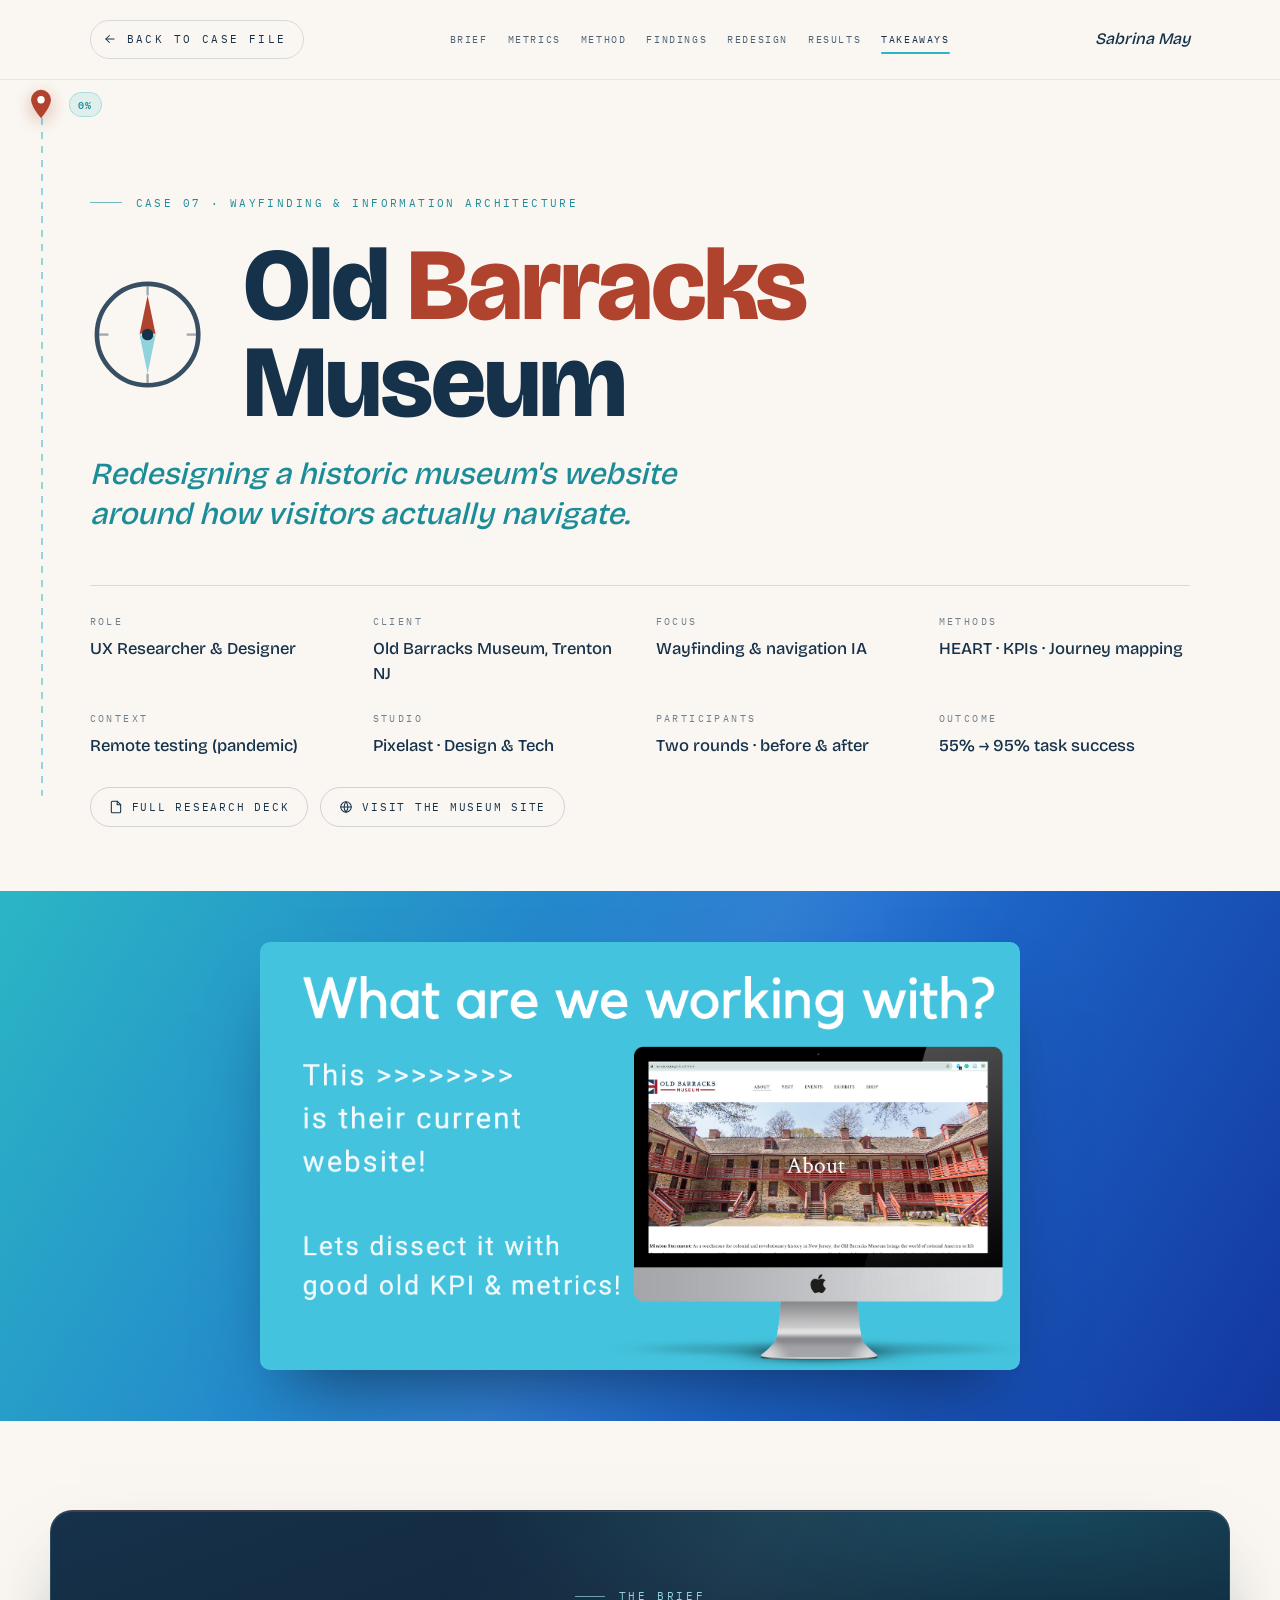
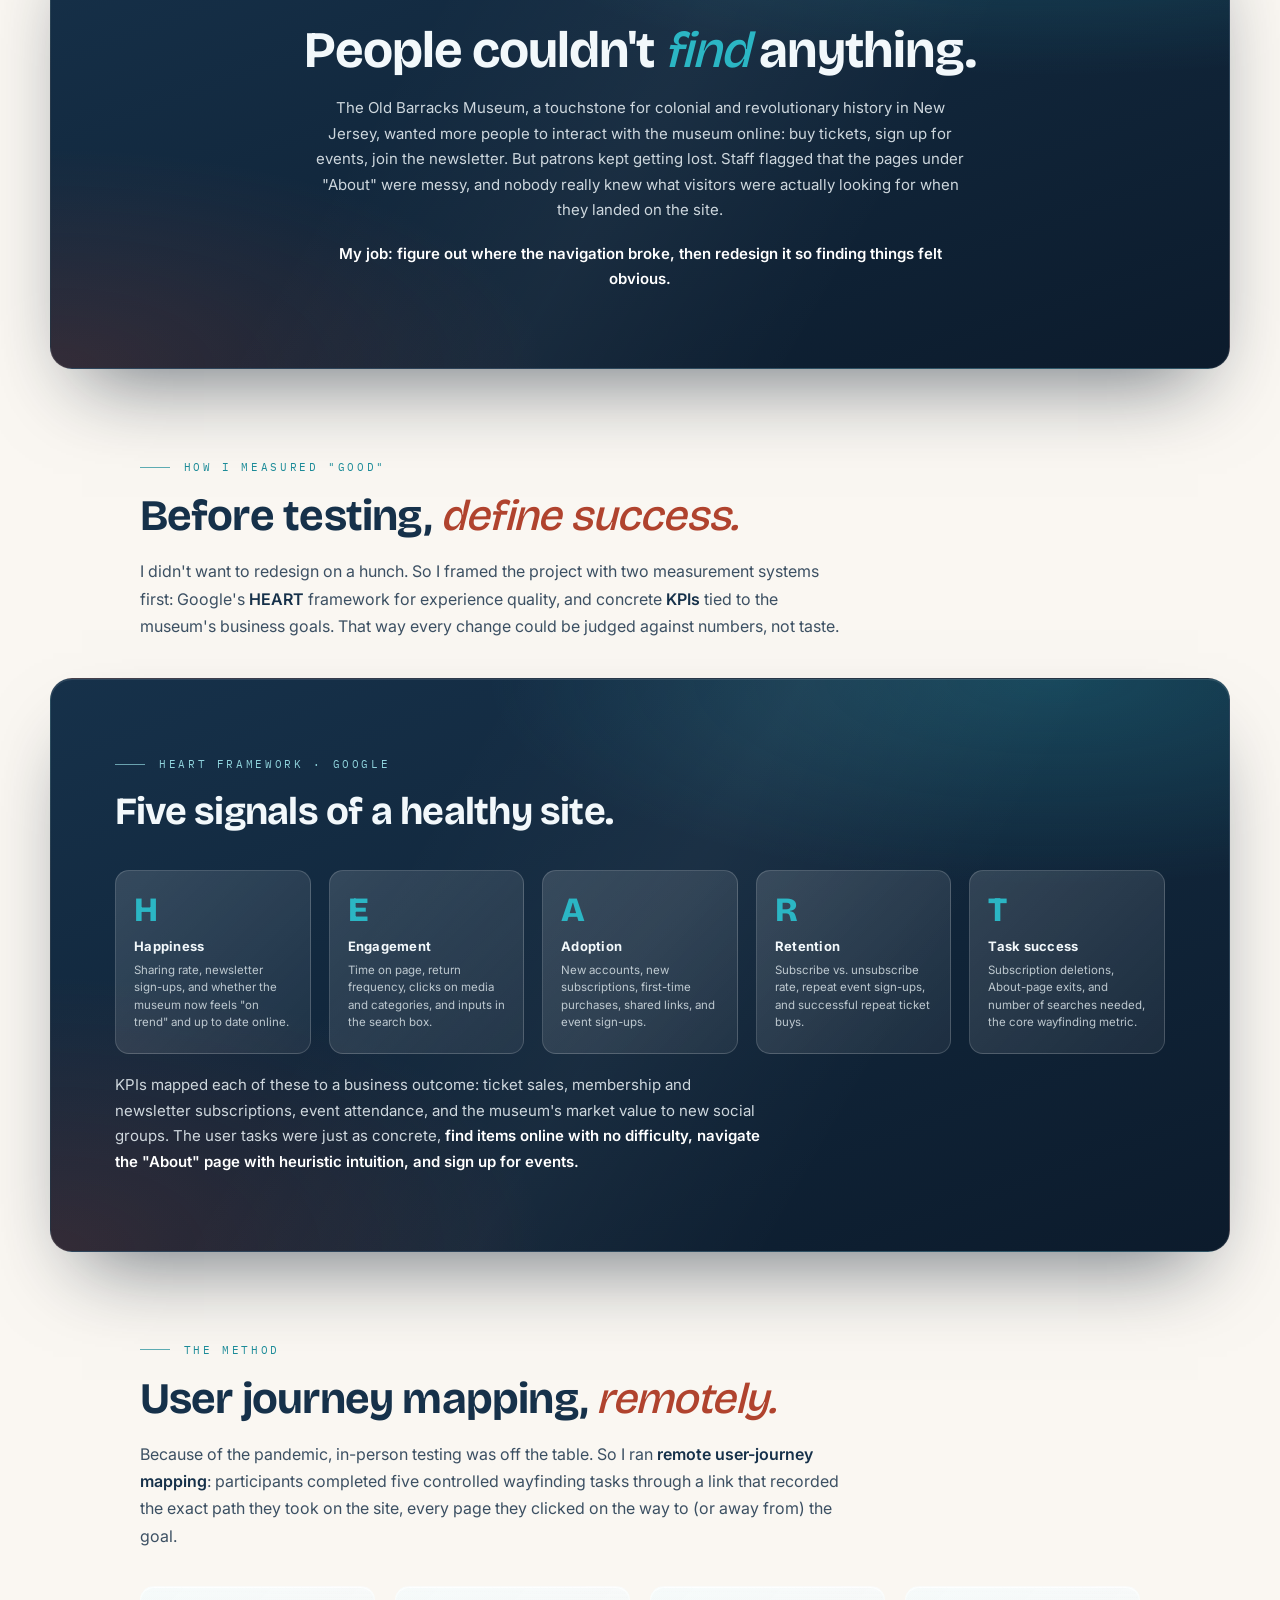
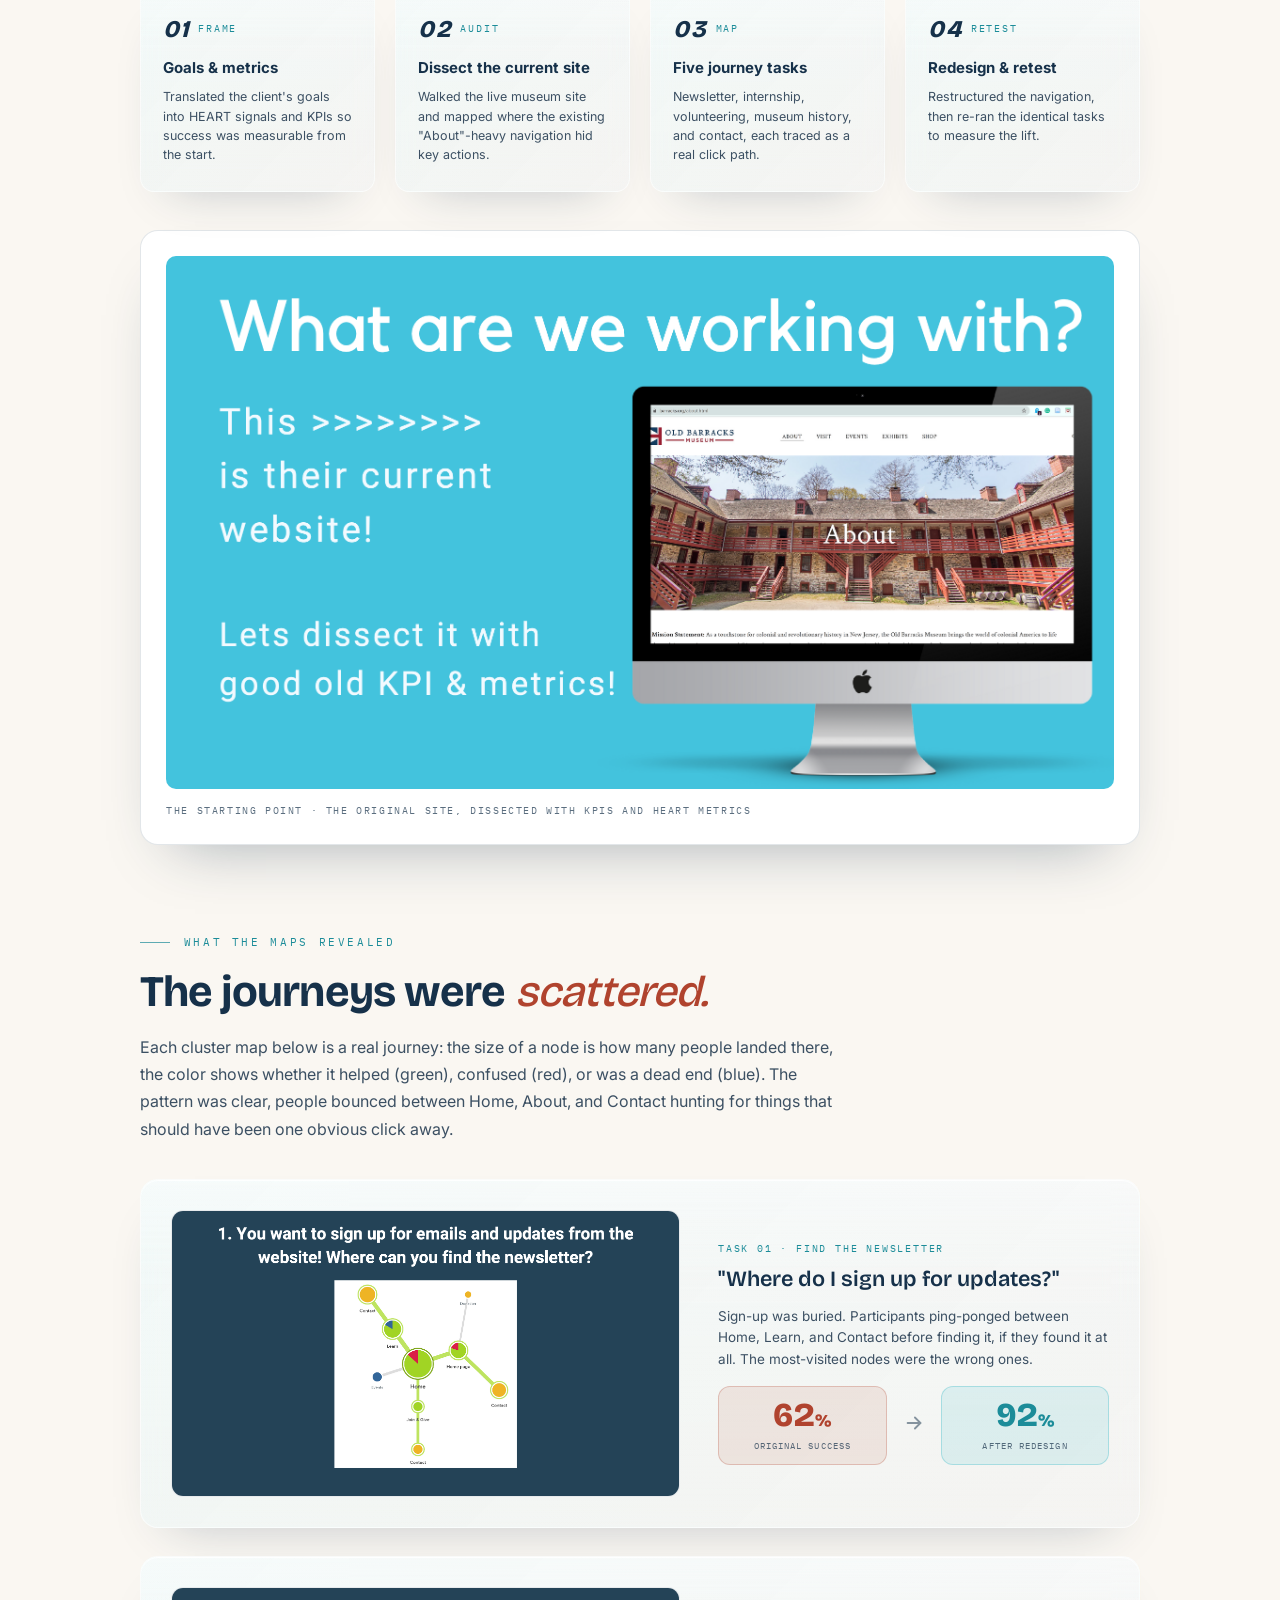
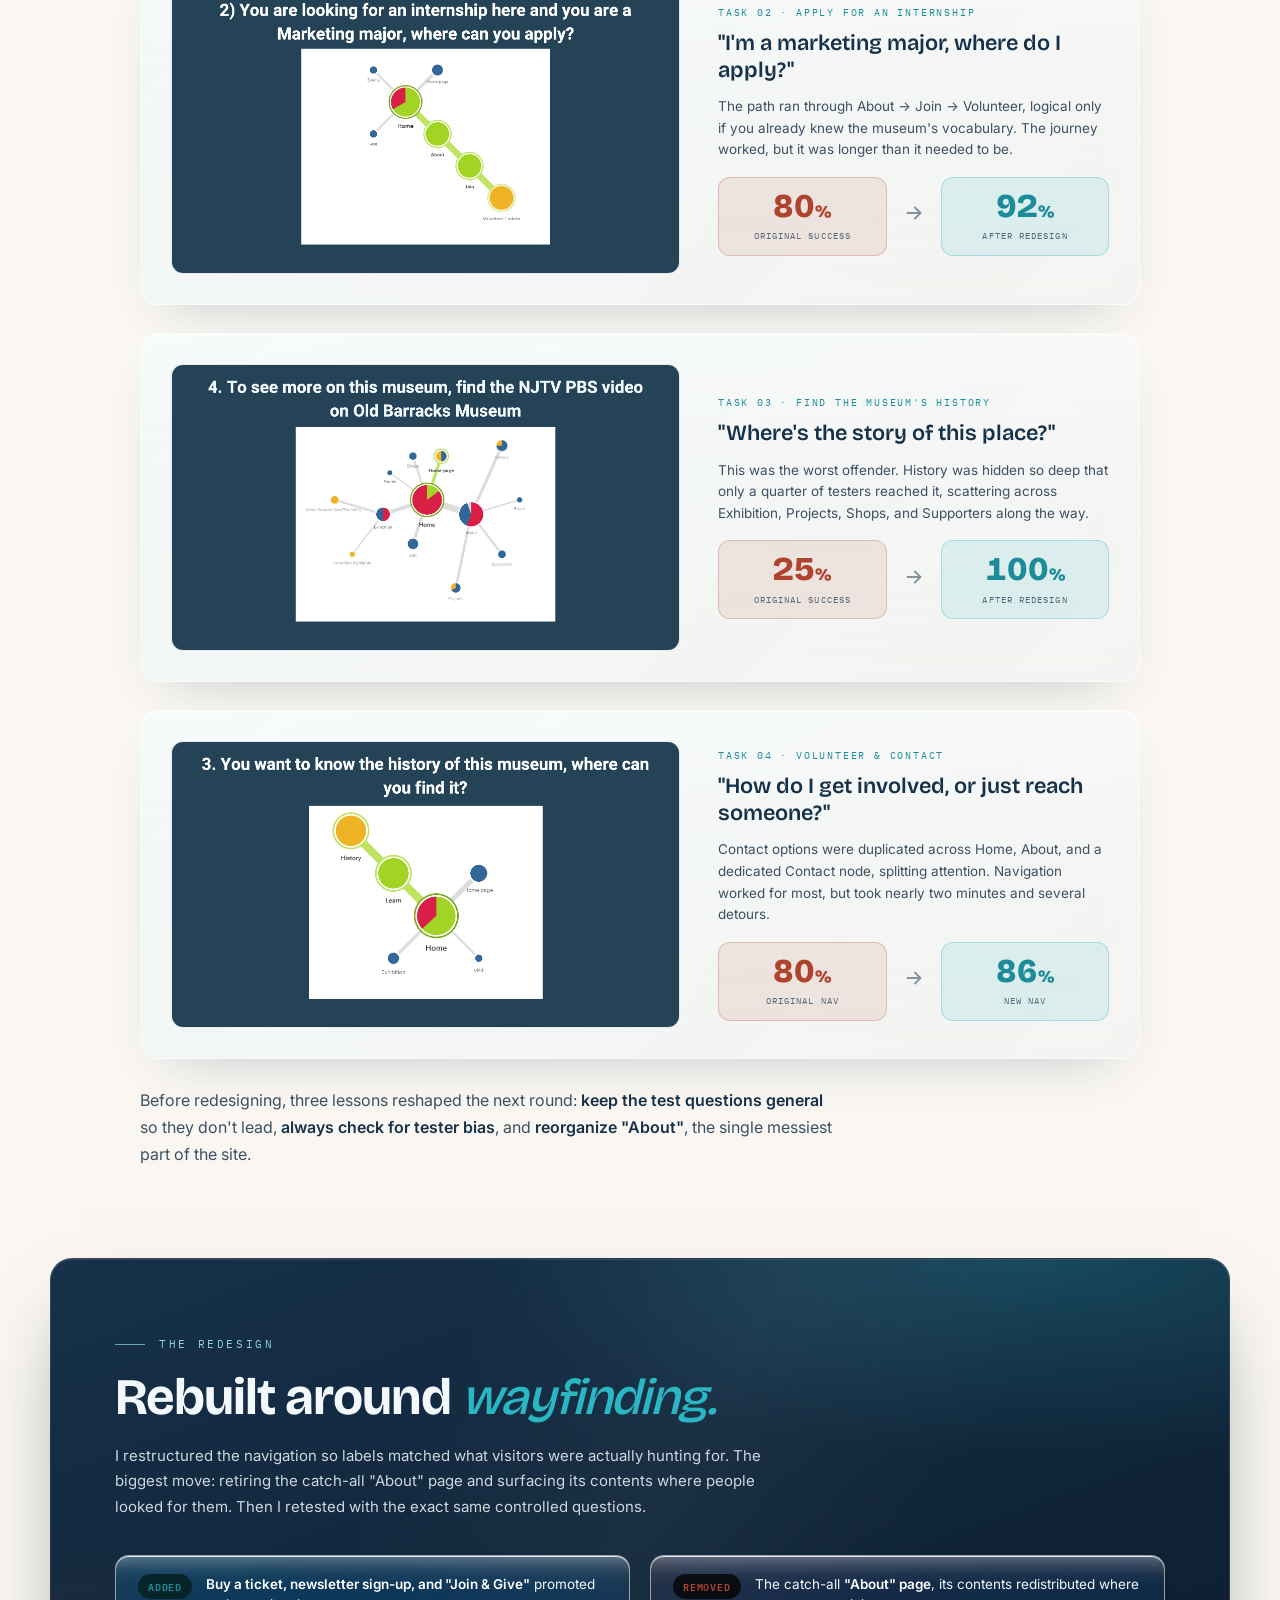
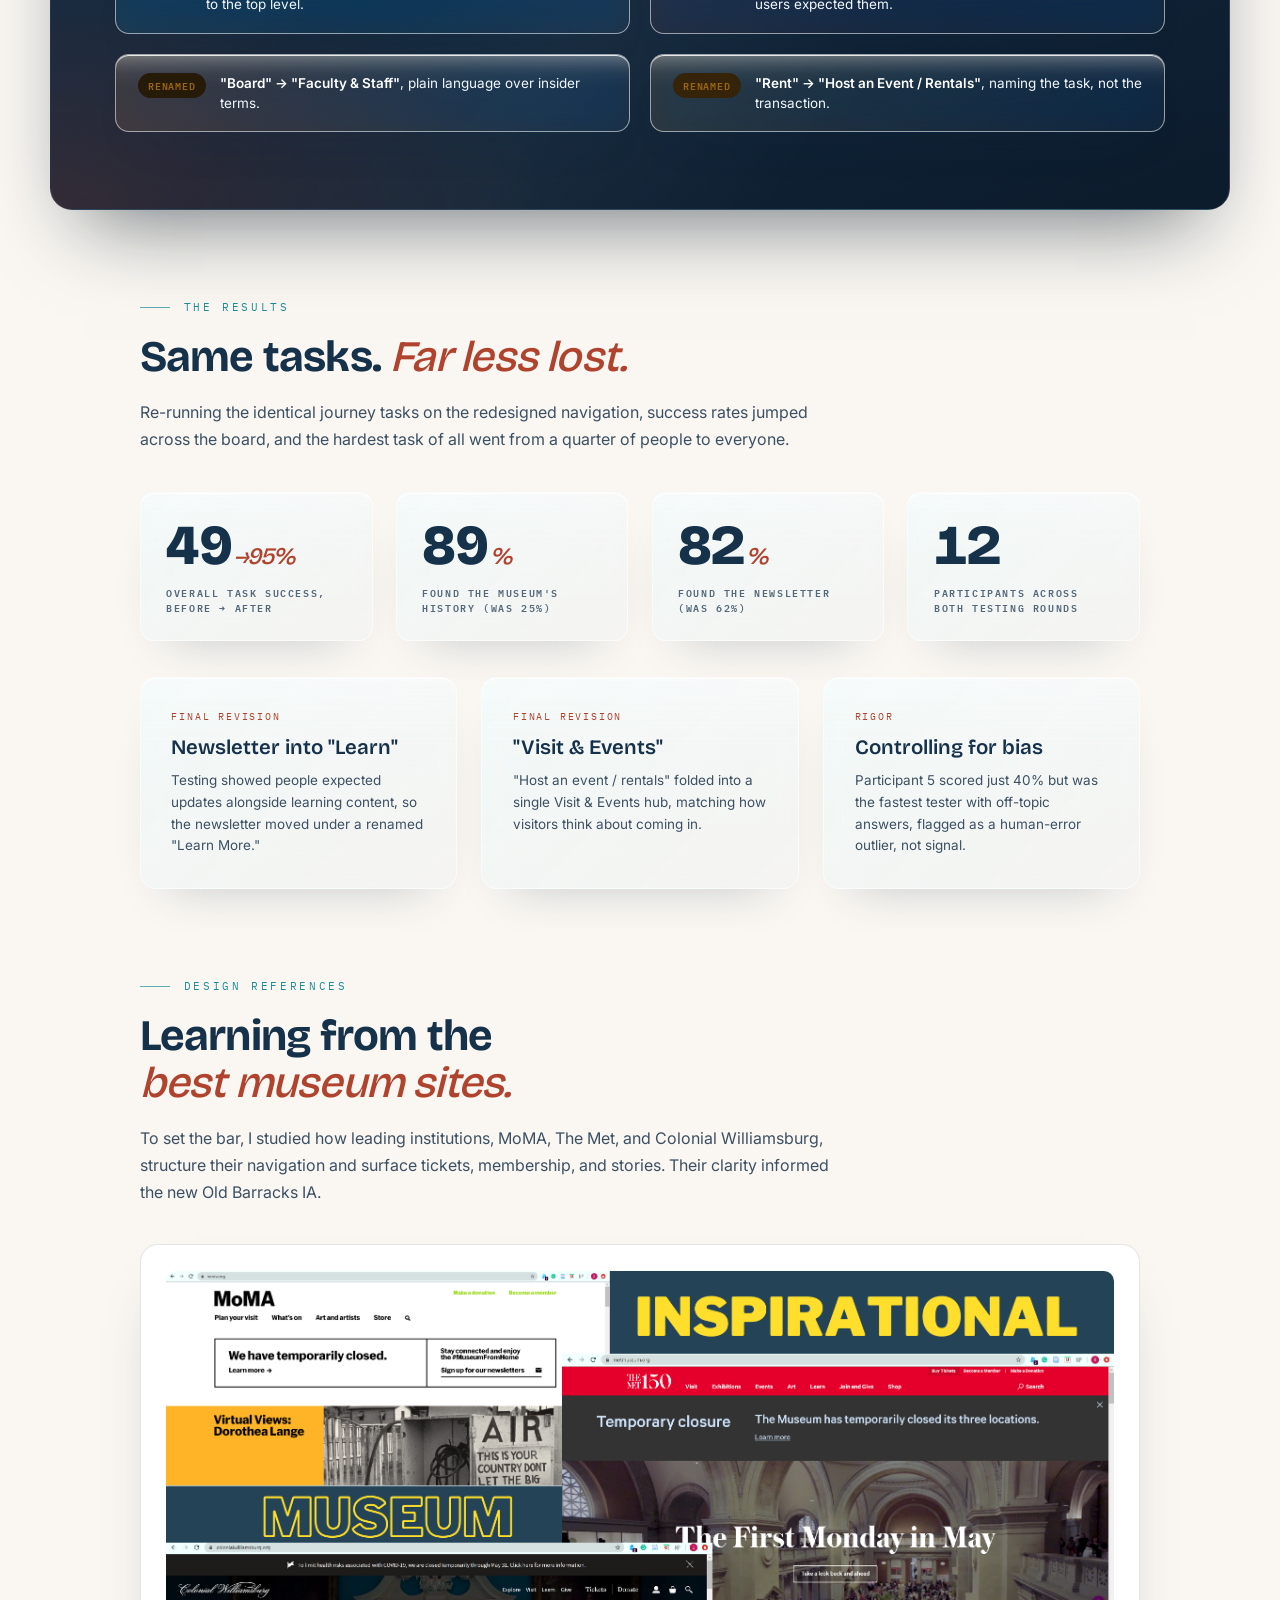
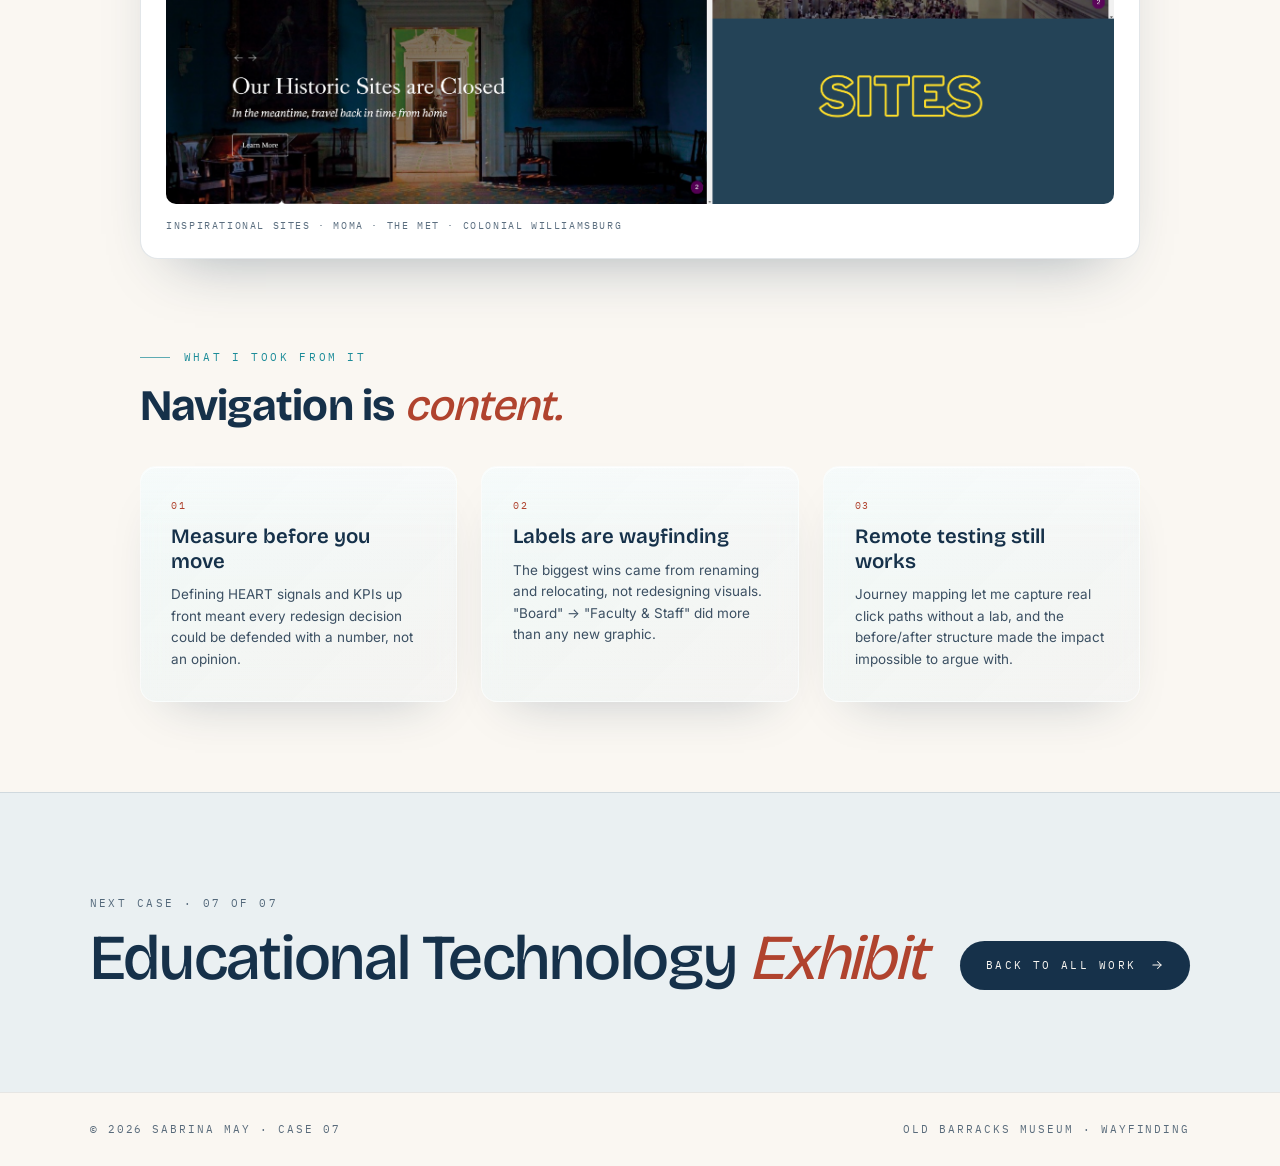
<file: cases/old-barracks.html>
<!doctype html>
<html lang="en">
<head>
<link rel="icon" type="image/png" href="[data-uri]">
<meta charset="utf-8" />
<meta name="viewport" content="width=device-width,initial-scale=1" />
<script>
// Preview sandbox shim: append the document auth token to relative img srcs.
(function(){
  var qs = window.location.search || '';
  function activate(){
    document.querySelectorAll('img[data-src]').forEach(function(el){
      if (el.getAttribute('src')) return;
      var s = el.getAttribute('data-src'); if (!s) return;
      el.src = (qs && s.indexOf('?') === -1 && !/^(https?:|data:|blob:)/.test(s)) ? s + qs : s;
    });
    if (qs) {
      document.querySelectorAll('img[src]').forEach(function(el){
        var s = el.getAttribute('src');
        if (!s || /^(https?:|data:|blob:)/.test(s) || s.indexOf('?') !== -1) return;
        el.setAttribute('src', s + qs);
      });
    }
  }
  if (document.readyState === 'complete') activate(); else window.addEventListener('load', activate);
})();
</script>
<title>Old Barracks Museum · Sabrina May</title>
<link rel="preconnect" href="https://fonts.googleapis.com">
<link rel="preconnect" href="https://fonts.gstatic.com" crossorigin>
<link href="https://fonts.googleapis.com/css2?family=Bricolage+Grotesque:opsz,wght@12..96,400;12..96,500;12..96,600;12..96,700;12..96,800&family=IBM+Plex+Mono:wght@400;500&family=Inter:wght@400;500;600;700&display=swap" rel="stylesheet">
<style>
*{box-sizing:border-box;margin:0;padding:0}
html,body{background:var(--offwhite);color:var(--ink);font-family:var(--sans);-webkit-font-smoothing:antialiased;text-rendering:optimizeLegibility}
body{line-height:1.5}
a{color:inherit;text-decoration:none}
:root{
  --offwhite:#FAF7F2; --paper:#EAF0F2;
  --ink:#16314A; --navy:#16314A; --deep:#0E2236;
  --brick:#B0432E; --brickdk:#8C3522;
  --teal:#2BB6C4; --tealdk:#1C8C99; --sky:#8FD3DC; --gold:#E8A53C;
  --serif:'Bricolage Grotesque',system-ui,sans-serif;
  --sans:'Inter', system-ui, sans-serif;
  --mono:'IBM Plex Mono', ui-monospace, monospace;
}
/* Nav */
.case-nav{ display:flex; align-items:center; gap:18px; justify-content:space-between; padding:20px clamp(28px,7vw,128px); position:sticky; top:0; z-index:50; background:rgba(250,247,242,0.85); backdrop-filter:blur(14px) saturate(140%); -webkit-backdrop-filter:blur(14px) saturate(140%); border-bottom:1px solid rgba(22,49,74,0.08); }
.case-nav .back{ display:inline-flex; align-items:center; gap:10px; font-family:var(--mono); font-size:11px; letter-spacing:0.22em; text-transform:uppercase; color:var(--ink); padding:10px 16px 10px 12px; border-radius:999px; border:1px solid rgba(22,49,74,0.15); transition:background .25s,color .25s,transform .25s; white-space:nowrap; }
.case-nav .back:hover{ background:var(--navy); color:var(--offwhite); transform:translateX(-2px); }
.case-nav .back svg{ width:14px; height:14px; transition:transform .3s; }
.case-nav .back:hover svg{ transform:translateX(-3px); }
.case-nav .toc{ display:flex; gap:2px; flex:1; justify-content:center; font-family:var(--mono); font-size:10px; letter-spacing:0.16em; text-transform:uppercase; color:var(--navy); }
.case-nav .toc a{ position:relative; padding:6px 9px; border-radius:4px; opacity:.75; transition:color .2s,opacity .2s; }
.case-nav .toc a:hover{ opacity:1; }
.case-nav .toc a::after{ content:""; position:absolute; left:9px; right:9px; bottom:-1px; height:2px; background:var(--teal); border-radius:2px; transform:scaleX(0); transform-origin:center; transition:transform .35s cubic-bezier(.65,0,.35,1); }
.case-nav .toc a.is-active{ opacity:1; }
.case-nav .toc a.is-active::after{ transform:scaleX(1); }
@media (max-width:1080px){ .case-nav .toc{ display:none; } }
.case-nav .brand{ font-family:var(--serif); font-style:italic; font-weight:500; font-size:16px; color:var(--ink); white-space:nowrap; }
/* Scroll tracker: map pin */
.scroll-tracker{ position:fixed; left:26px; top:0; bottom:0; z-index:80; pointer-events:none; opacity:0; transition:opacity .5s ease .2s; }
.scroll-tracker.is-ready{ opacity:1; }
.scroll-tracker .st-rail{ position:absolute; left:15px; top:104px; bottom:104px; width:2px; border-radius:2px; background:repeating-linear-gradient(180deg, rgba(43,182,196,0.5) 0 7px, transparent 7px 14px); }
.scroll-tracker .st-fill{ position:absolute; left:15px; top:104px; width:2px; border-radius:2px; height:calc((100% - 208px) * var(--st-pos,0)); background:var(--teal); }
.scroll-tracker .st-thumb{ position:absolute; left:-2px; top:104px; transform:translateY(-50%); display:flex; align-items:center; gap:11px; transition:top .12s linear; }
.scroll-tracker .st-pin{ width:34px; height:34px; display:block; color:var(--brick); filter:drop-shadow(0 5px 9px rgba(176,67,46,0.4)); }
.scroll-tracker .st-pct{ font-family:var(--mono); font-size:10px; letter-spacing:0.14em; text-transform:uppercase; color:var(--tealdk); font-weight:600; padding:4px 8px; border-radius:999px; background:rgba(43,182,196,0.12); border:1px solid rgba(43,182,196,0.3); }
@media (max-width:1080px){ .scroll-tracker .st-pct{ display:none; } .scroll-tracker{ left:10px; } }
@media (max-width:720px){ .scroll-tracker{ display:none; } }
/* Hero */
.case-hero{ padding:clamp(56px,9vw,116px) clamp(28px,7vw,128px) clamp(32px,4vw,56px); max-width:1280px; margin:0 auto; }
.case-hero .eyebrow{ display:flex; align-items:center; gap:14px; font-family:var(--mono); font-size:11px; letter-spacing:0.22em; text-transform:uppercase; color:var(--tealdk); margin-bottom:26px; }
.case-hero .eyebrow::before{ content:""; width:32px; height:1px; background:var(--tealdk); opacity:.6; }
.hero-row{ display:flex; align-items:center; gap:clamp(18px,3vw,40px); flex-wrap:wrap; }
.case-hero h1{ font-family:var(--serif); font-weight:900; font-size:clamp(48px,8vw,116px); line-height:0.95; letter-spacing:-0.02em; color:var(--navy); }
.case-hero h1 .br{ color:var(--brick); }
/* Animated compass */
.compass{ width:clamp(72px,9vw,128px); height:clamp(72px,9vw,128px); flex:0 0 auto; }
.compass svg{ width:100%; height:100%; display:block; }
.compass .ring{ fill:none; stroke:var(--navy); stroke-width:4; opacity:.85; }
.compass .ticks{ stroke:var(--navy); stroke-width:2; opacity:.4; }
.compass .needle{ transform-origin:50px 50px; animation:compassSpin 5s cubic-bezier(.5,0,.2,1) infinite; }
.compass .n-n{ fill:var(--brick); } .compass .n-s{ fill:var(--sky); }
.compass .hub{ fill:var(--navy); }
@keyframes compassSpin{ 0%{ transform:rotate(0deg);} 15%{ transform:rotate(220deg);} 30%{ transform:rotate(160deg);} 45%{ transform:rotate(205deg);} 55%{ transform:rotate(200deg);} 70%{ transform:rotate(380deg);} 85%{ transform:rotate(340deg);} 100%{ transform:rotate(360deg);} }
@media (prefers-reduced-motion: reduce){ .compass .needle{ animation:none; } }
.case-hero .tagline{ font-family:var(--serif); font-style:italic; font-weight:500; font-size:clamp(20px,2.4vw,32px); color:var(--tealdk); line-height:1.3; margin-top:22px; max-width:30ch; }
/* Meta */
.case-cover{ max-width:1280px; margin:0 auto; padding:0 clamp(28px,7vw,128px); }
.case-meta{ display:grid; grid-template-columns:repeat(4,1fr); gap:24px 32px; padding-top:28px; border-top:1px solid rgba(22,49,74,0.15); max-width:1100px; }
.case-meta dt{ font-family:var(--mono); font-size:10px; letter-spacing:0.24em; text-transform:uppercase; color:var(--navy); opacity:.6; margin-bottom:8px; }
.case-meta dd{ font-family:var(--serif); font-weight:500; font-size:clamp(15px,1.3vw,18px); color:var(--ink); }
.case-actions{ display:flex; flex-wrap:wrap; gap:12px; margin-top:28px; }
.case-actions a{ display:inline-flex; align-items:center; gap:9px; padding:11px 18px; border-radius:999px; border:1px solid rgba(22,49,74,0.18); font-family:var(--mono); font-size:11px; letter-spacing:0.16em; text-transform:uppercase; color:var(--ink); transition:background .3s,color .3s,transform .3s; }
.case-actions a:hover{ background:var(--teal); border-color:var(--teal); color:#fff; transform:translateY(-2px); }
.case-actions a svg{ width:14px; height:14px; }
@media (max-width:760px){ .case-meta{ grid-template-columns:1fr 1fr; } }
/* Cover banner */
.ob-cover{ width:100%; margin:clamp(40px,5vw,64px) 0 0; }
.ob-cover-banner{ position:relative; width:100%; overflow:hidden; display:flex; justify-content:center; align-items:center; background:linear-gradient(120deg,#2BB6C4 0%,#1f6fd0 55%,#13379e 100%); padding:clamp(28px,4vw,56px) clamp(20px,4vw,64px); }
.ob-cover-banner::before{ content:""; position:absolute; inset:0; background:linear-gradient(120deg,transparent 35%,rgba(255,255,255,0.07) 50%,transparent 65%); pointer-events:none; }
.ob-cover-banner img{ position:relative; width:100%; max-width:760px; height:auto; display:block; border-radius:10px; box-shadow:0 40px 70px -30px rgba(8,20,40,0.6); }
/* Sections */
.ob-section{ max-width:1180px; margin:0 auto; padding:clamp(56px,7vw,104px) clamp(28px,7vw,128px) 0; }
.ob-eyebrow{ display:flex; align-items:center; gap:14px; font-family:var(--mono); font-size:11px; letter-spacing:0.24em; text-transform:uppercase; color:var(--tealdk); margin-bottom:18px; }
.ob-eyebrow::before{ content:""; width:30px; height:1px; background:var(--tealdk); opacity:.7; }
.ob-h2{ font-family:var(--serif); font-weight:700; font-size:clamp(28px,3.4vw,46px); line-height:1.08; letter-spacing:-0.018em; color:var(--navy); margin:0 0 18px; max-width:24ch; text-wrap:balance; }
.ob-h2 em{ font-style:italic; font-weight:500; color:var(--brick); }
.ob-lead{ font-size:clamp(16px,1.15vw,18px); line-height:1.7; color:#3C5063; margin:0 0 16px; max-width:70ch; }
.ob-lead strong{ color:var(--ink); font-weight:600; }
/* Glass */
.glass{ position:relative; isolation:isolate; overflow:hidden; background:linear-gradient(135deg,rgba(43,182,196,0.06) 0%,rgba(22,49,74,0.04) 100%),linear-gradient(180deg,rgba(255,255,255,0.82) 0%,rgba(255,255,255,0.58) 100%); backdrop-filter:blur(16px) saturate(170%); -webkit-backdrop-filter:blur(16px) saturate(170%); border:1px solid rgba(255,255,255,0.55); box-shadow:0 24px 50px -30px rgba(22,49,74,0.28),inset 0 1px 0 rgba(255,255,255,0.85); border-radius:16px; }
.glass::after{ content:""; position:absolute; left:0; right:0; top:0; height:55%; background:linear-gradient(180deg,rgba(255,255,255,0.55) 0%,rgba(255,255,255,0.15) 45%,transparent 100%); -webkit-mask:linear-gradient(180deg,#000 0%,transparent 100%); mask:linear-gradient(180deg,#000 0%,transparent 100%); opacity:.55; z-index:0; pointer-events:none; border-radius:inherit; }
.glass>*{ position:relative; z-index:1; }
/* Dark */
.ob-dark{ max-width:1180px; margin:clamp(56px,7vw,104px) auto 0; padding:clamp(48px,6vw,84px) clamp(28px,5vw,72px); border-radius:22px; position:relative; overflow:hidden; isolation:isolate; background:radial-gradient(80% 60% at 85% 0%,rgba(43,182,196,0.22),transparent 60%),radial-gradient(70% 80% at 0% 100%,rgba(176,67,46,0.22),transparent 60%),linear-gradient(160deg,#16314A 0%,#102438 60%,#0C1B2C 100%); color:#E7EFF4; border:1px solid rgba(255,255,255,0.10); box-shadow:0 40px 80px -32px rgba(12,27,44,0.6),inset 0 1px 0 rgba(255,255,255,0.10); }
.ob-dark::before{ content:""; position:absolute; inset:0; pointer-events:none; z-index:0; background:linear-gradient(120deg,transparent 30%,rgba(255,255,255,0.04) 50%,transparent 70%); }
.ob-dark>*{ position:relative; z-index:1; }
.ob-dark.center{ text-align:center; }
.ob-dark.center .ob-eyebrow{ justify-content:center; }
.ob-dark.center h2,.ob-dark.center p{ margin-left:auto; margin-right:auto; }
.ob-dark .ob-eyebrow{ color:var(--sky); } .ob-dark .ob-eyebrow::before{ background:var(--sky); }
.ob-dark h2{ font-family:var(--serif); font-weight:700; font-size:clamp(30px,4vw,54px); line-height:1.06; letter-spacing:-0.02em; color:#F2F8FB; margin:0 0 8px; max-width:22ch; }
.ob-dark h2 em{ font-style:italic; color:var(--teal); font-weight:500; }
.ob-dark p{ color:rgba(231,239,244,0.88); font-size:clamp(15px,1.1vw,18px); line-height:1.7; margin:18px 0 0; max-width:72ch; }
.ob-dark p strong{ color:#fff; font-weight:600; }
/* HEART grid */
.heart-grid{ display:grid; grid-template-columns:repeat(5,1fr); gap:clamp(12px,1.5vw,18px); margin-top:clamp(28px,3vw,40px); }
.heart-card{ padding:22px 18px; border-radius:14px; background:linear-gradient(135deg,rgba(255,255,255,0.14),rgba(255,255,255,0.06)); border:1px solid rgba(255,255,255,0.16); }
.heart-card .l{ font-family:var(--serif); font-weight:900; font-size:34px; line-height:1; color:var(--teal); }
.heart-card h4{ font-family:var(--sans); font-weight:700; font-size:13px; color:#F2F8FB; margin:10px 0 6px; letter-spacing:.02em; }
.heart-card p{ font-family:var(--sans); font-size:11.5px; line-height:1.5; color:rgba(231,239,244,0.78); margin:0; max-width:none; }
@media (max-width:900px){ .heart-grid{ grid-template-columns:1fr 1fr; } }
/* Stats */
.ob-stats{ display:grid; grid-template-columns:repeat(4,1fr); gap:clamp(14px,1.8vw,24px); margin-top:clamp(28px,3vw,40px); }
.ob-stat{ padding:clamp(20px,2vw,28px); border-radius:14px; }
.ob-stat .v{ font-family:var(--serif); font-weight:900; font-size:clamp(34px,4.4vw,60px); line-height:1; color:var(--navy); letter-spacing:-0.02em; font-variant-numeric:tabular-nums; }
.ob-stat .v .u{ font-size:0.42em; font-style:italic; font-weight:500; color:var(--brick); margin-left:2px; }
.ob-stat .k{ margin-top:10px; font-family:var(--mono); font-size:10px; letter-spacing:0.16em; text-transform:uppercase; color:var(--navy); opacity:.72; line-height:1.5; font-weight:600; }
@media (max-width:760px){ .ob-stats{ grid-template-columns:1fr 1fr; } }
/* Process steps */
.ob-steps{ display:grid; grid-template-columns:repeat(4,1fr); gap:clamp(14px,1.6vw,20px); margin-top:clamp(24px,3vw,36px); }
.ob-step{ padding:24px 22px 26px; border-radius:14px; }
.ob-step .no{ font-family:var(--mono); font-size:10px; letter-spacing:0.18em; text-transform:uppercase; color:var(--tealdk); margin-bottom:10px; display:flex; align-items:center; gap:8px; }
.ob-step .no b{ font-family:var(--serif); font-weight:900; font-style:italic; font-size:24px; color:var(--navy); }
.ob-step h4{ font-family:var(--sans); font-weight:700; font-size:15px; color:var(--navy); margin:0 0 8px; }
.ob-step p{ font-family:var(--sans); font-size:12.5px; line-height:1.55; color:#3C5063; margin:0; }
@media (max-width:900px){ .ob-steps{ grid-template-columns:1fr 1fr; } }
@media (max-width:520px){ .ob-steps{ grid-template-columns:1fr; } }
/* Figure */
.ob-figure{ margin-top:clamp(24px,3vw,38px); border-radius:18px; overflow:hidden; background:#fff; border:1px solid rgba(22,49,74,0.12); box-shadow:0 30px 60px -34px rgba(22,49,74,0.4); padding:clamp(16px,2vw,28px); }
.ob-figure img{ width:100%; height:auto; display:block; border-radius:10px; }
.ob-figcap{ margin-top:14px; font-family:var(--mono); font-size:10px; letter-spacing:0.16em; text-transform:uppercase; color:var(--navy); opacity:.7; }
/* Journey cards (before→after) */
.journey{ display:grid; gap:clamp(18px,2.4vw,28px); margin-top:clamp(24px,3vw,36px); }
.journey-row{ display:grid; grid-template-columns:1.3fr 1fr; gap:clamp(20px,3vw,40px); align-items:center; padding:clamp(20px,2.4vw,30px); border-radius:18px; }
.journey-row .jm{ border-radius:12px; overflow:hidden; background:#fff; border:1px solid rgba(22,49,74,0.1); }
.journey-row .jm img{ width:100%; height:auto; display:block; }
.journey-row .task{ font-family:var(--mono); font-size:10px; letter-spacing:0.18em; text-transform:uppercase; color:var(--tealdk); margin-bottom:10px; }
.journey-row h4{ font-family:var(--serif); font-weight:600; font-size:clamp(18px,1.7vw,23px); color:var(--navy); margin:0 0 12px; line-height:1.25; }
.journey-row p{ font-family:var(--sans); font-size:13.5px; line-height:1.6; color:#3C5063; margin:0 0 16px; }
.ba{ display:flex; align-items:center; gap:16px; }
.ba .pill{ flex:1; text-align:center; padding:12px 8px; border-radius:12px; }
.ba .pill.before{ background:rgba(176,67,46,0.1); border:1px solid rgba(176,67,46,0.25); }
.ba .pill.after{ background:rgba(43,182,196,0.12); border:1px solid rgba(43,182,196,0.3); }
.ba .pill .n{ font-family:var(--serif); font-weight:900; font-size:clamp(26px,2.6vw,38px); line-height:1; font-variant-numeric:tabular-nums; }
.ba .pill.before .n{ color:var(--brick); } .ba .pill.after .n{ color:var(--tealdk); }
.ba .pill .lab{ margin-top:6px; font-family:var(--mono); font-size:9px; letter-spacing:0.12em; text-transform:uppercase; color:var(--navy); opacity:.7; }
.ba .arrow{ color:var(--navy); opacity:.5; flex:0 0 auto; }
.ba .arrow svg{ width:22px; height:22px; }
@media (max-width:820px){ .journey-row{ grid-template-columns:1fr; } }
/* 3-up cards */
.ob-grid3{ display:grid; grid-template-columns:repeat(3,1fr); gap:clamp(16px,2vw,24px); margin-top:clamp(24px,3vw,36px); }
.ob-card{ padding:clamp(24px,2.4vw,32px); border-radius:16px; }
.ob-card .tag{ font-family:var(--mono); font-size:10px; letter-spacing:0.18em; text-transform:uppercase; color:var(--brick); margin-bottom:12px; }
.ob-card h4{ font-family:var(--serif); font-weight:600; font-size:clamp(18px,1.6vw,22px); color:var(--navy); margin:0 0 10px; line-height:1.2; }
.ob-card p{ font-family:var(--sans); font-size:13.5px; line-height:1.6; color:#3C5063; margin:0; }
@media (max-width:860px){ .ob-grid3{ grid-template-columns:1fr; } }
/* Change list */
.changes{ display:grid; grid-template-columns:1fr 1fr; gap:clamp(14px,1.8vw,20px); margin-top:clamp(24px,3vw,36px); }
.change{ display:grid; grid-template-columns:auto 1fr; gap:14px; align-items:start; padding:18px 22px; border-radius:14px; }
.change .badge{ font-family:var(--mono); font-size:10px; font-weight:600; letter-spacing:0.08em; text-transform:uppercase; padding:5px 10px; border-radius:999px; white-space:nowrap; }
.change.add .badge{ background:rgba(43,182,196,0.14); color:var(--tealdk); }
.change.remove .badge{ background:rgba(176,67,46,0.12); color:var(--brick); }
.change.change-it .badge{ background:rgba(232,165,60,0.16); color:#9A6512; }
.change p{ font-family:var(--sans); font-size:13.5px; line-height:1.5; color:#F2F8FB; margin:0; }
.change p strong{ color:#FFFFFF; }
@media (max-width:680px){ .changes{ grid-template-columns:1fr; } }
/* Next / footer */
.case-next{ background:var(--paper); border-top:1px solid rgba(22,49,74,0.12); padding:clamp(64px,8vw,120px) clamp(28px,7vw,128px); margin-top:clamp(56px,7vw,104px); }
.case-next-inner{ max-width:1280px; margin:0 auto; display:flex; align-items:flex-end; justify-content:space-between; gap:32px; flex-wrap:wrap; }
.case-next-eyebrow{ font-family:var(--mono); font-size:11px; letter-spacing:0.22em; text-transform:uppercase; color:var(--navy); opacity:.7; margin-bottom:14px; }
.case-next-title{ font-family:var(--serif); font-weight:500; font-size:clamp(40px,5vw,64px); line-height:1; letter-spacing:-0.02em; color:var(--ink); }
.case-next-title .it{ font-style:italic; font-weight:400; color:var(--brick); }
.case-next-link{ display:inline-flex; align-items:center; gap:14px; padding:16px 26px; border-radius:999px; background:var(--navy); color:var(--offwhite); font-family:var(--mono); font-size:11px; letter-spacing:0.22em; text-transform:uppercase; transition:background .35s,transform .35s; }
.case-next-link:hover{ background:var(--teal); transform:translateY(-2px); }
.case-next-link svg{ width:14px; height:14px; transition:transform .3s; }
.case-next-link:hover svg{ transform:translateX(3px); }
footer.case-foot{ padding:28px clamp(28px,7vw,128px); border-top:1px solid rgba(22,49,74,0.12); display:flex; justify-content:space-between; gap:16px; flex-wrap:wrap; font-family:var(--mono); font-size:11px; letter-spacing:0.18em; text-transform:uppercase; color:var(--navy); opacity:.7; }
/* Reveal */
.reveal{ opacity:0; transform:translateY(24px); transition:opacity .7s cubic-bezier(.2,.7,.2,1),transform .7s cubic-bezier(.2,.7,.2,1); }
.reveal.in{ opacity:1; transform:none; }
@media (prefers-reduced-motion: reduce){ .reveal{ opacity:1; transform:none; transition:none; } .count-up{ animation:none; } }
</style>
</head>
<body>

<nav class="case-nav">
  <a class="back" href="../index.html#work">
    <svg viewBox="0 0 24 24" fill="none" stroke="currentColor" stroke-width="1.8" stroke-linecap="round" stroke-linejoin="round"><path d="M19 12H5"/><path d="M11 18l-6-6 6-6"/></svg>
    Back to case file
  </a>
  <div class="toc" id="sectionToc">
    <a href="#brief" data-section="brief">Brief</a>
    <a href="#metrics" data-section="metrics">Metrics</a>
    <a href="#method" data-section="method">Method</a>
    <a href="#findings" data-section="findings">Findings</a>
    <a href="#redesign" data-section="redesign">Redesign</a>
    <a href="#results" data-section="results">Results</a>
    <a href="#takeaways" data-section="takeaways">Takeaways</a>
  </div>
  <div class="brand">Sabrina May</div>
</nav>

<div class="scroll-tracker" id="scrollTracker" aria-hidden="true">
  <div class="st-rail"></div>
  <div class="st-fill"></div>
  <div class="st-thumb">
    <svg class="st-pin" viewBox="0 0 24 24" fill="currentColor"><path d="M12 2a7 7 0 0 0-7 7c0 5 7 13 7 13s7-8 7-13a7 7 0 0 0-7-7z"/><circle cx="12" cy="9" r="2.6" fill="#fff"/></svg>
    <span class="st-pct">0%</span>
  </div>
</div>

<header class="case-hero">
  <div class="eyebrow">Case 07 · Wayfinding &amp; Information Architecture</div>
  <div class="hero-row">
    <div class="compass" aria-hidden="true">
      <svg viewBox="0 0 100 100">
        <circle class="ring" cx="50" cy="50" r="44"/>
        <g class="ticks">
          <line x1="50" y1="8" x2="50" y2="16"/><line x1="50" y1="84" x2="50" y2="92"/>
          <line x1="8" y1="50" x2="16" y2="50"/><line x1="84" y1="50" x2="92" y2="50"/>
        </g>
        <g class="needle">
          <polygon class="n-n" points="50,16 57,50 50,46 43,50"/>
          <polygon class="n-s" points="50,84 43,50 50,54 57,50"/>
        </g>
        <circle class="hub" cx="50" cy="50" r="5"/>
      </svg>
    </div>
    <h1>Old <span class="br">Barracks</span><br>Museum</h1>
  </div>
  <p class="tagline">Redesigning a historic museum's website around how visitors actually navigate.</p>
</header>

<section class="case-cover" style="padding-bottom:0;">
  <dl class="case-meta">
    <div><dt>Role</dt><dd>UX Researcher &amp; Designer</dd></div>
    <div><dt>Client</dt><dd>Old Barracks Museum, Trenton NJ</dd></div>
    <div><dt>Focus</dt><dd>Wayfinding &amp; navigation IA</dd></div>
    <div><dt>Methods</dt><dd>HEART · KPIs · Journey mapping</dd></div>
    <div><dt>Context</dt><dd>Remote testing (pandemic)</dd></div>
    <div><dt>Studio</dt><dd>Pixelast · Design &amp; Tech</dd></div>
    <div><dt>Participants</dt><dd>Two rounds · before &amp; after</dd></div>
    <div><dt>Outcome</dt><dd>55% → 95% task success</dd></div>
  </dl>
  <div class="case-actions">
    <a class="file-link" href="assets/old-barracks-deck.pdf" target="_blank" rel="noopener">
      <svg viewBox="0 0 24 24" fill="none" stroke="currentColor" stroke-width="1.8" stroke-linecap="round" stroke-linejoin="round"><path d="M14 2H6a2 2 0 0 0-2 2v16a2 2 0 0 0 2 2h12a2 2 0 0 0 2-2V8z"/><path d="M14 2v6h6"/></svg>
      Full research deck
    </a>
    <a href="https://www.barracks.org/" target="_blank" rel="noopener">
      <svg viewBox="0 0 24 24" fill="none" stroke="currentColor" stroke-width="1.8" stroke-linecap="round" stroke-linejoin="round"><path d="M3 12h18M12 3a15 15 0 0 1 0 18M12 3a15 15 0 0 0 0 18"/><circle cx="12" cy="12" r="9"/></svg>
      Visit the museum site
    </a>
  </div>
</section>

<div class="ob-cover">
  <div class="ob-cover-banner reveal">
    <img data-src="img/old-barracks/current-site.png" alt="The Old Barracks Museum's original website on an iMac, with a messy About-led navigation">
  </div>
</div>

<!-- Brief -->
<section class="ob-dark center" id="brief">
  <div class="ob-eyebrow">The brief</div>
  <h2>People couldn't <em>find</em> anything.</h2>
  <p>The Old Barracks Museum, a touchstone for colonial and revolutionary history in New Jersey, wanted more people to interact with the museum online: buy tickets, sign up for events, join the newsletter. But patrons kept getting lost. Staff flagged that the pages under "About" were messy, and nobody really knew what visitors were actually looking for when they landed on the site.</p>
  <p><strong>My job: figure out where the navigation broke, then redesign it so finding things felt obvious.</strong></p>
</section>

<!-- Metrics -->
<section class="ob-section" id="metrics">
  <div class="ob-eyebrow reveal">How I measured "good"</div>
  <h2 class="ob-h2 reveal">Before testing, <em>define success.</em></h2>
  <p class="ob-lead reveal">I didn't want to redesign on a hunch. So I framed the project with two measurement systems first: Google's <strong>HEART</strong> framework for experience quality, and concrete <strong>KPIs</strong> tied to the museum's business goals. That way every change could be judged against numbers, not taste.</p>
</section>
<section class="ob-dark" style="margin-top:clamp(28px,3vw,40px);">
  <div class="ob-eyebrow">HEART framework · Google</div>
  <h2 style="font-size:clamp(26px,3vw,40px);">Five signals of a healthy site.</h2>
  <div class="heart-grid">
    <div class="heart-card reveal"><div class="l">H</div><h4>Happiness</h4><p>Sharing rate, newsletter sign-ups, and whether the museum now feels "on trend" and up to date online.</p></div>
    <div class="heart-card reveal"><div class="l">E</div><h4>Engagement</h4><p>Time on page, return frequency, clicks on media and categories, and inputs in the search box.</p></div>
    <div class="heart-card reveal"><div class="l">A</div><h4>Adoption</h4><p>New accounts, new subscriptions, first-time purchases, shared links, and event sign-ups.</p></div>
    <div class="heart-card reveal"><div class="l">R</div><h4>Retention</h4><p>Subscribe vs. unsubscribe rate, repeat event sign-ups, and successful repeat ticket buys.</p></div>
    <div class="heart-card reveal"><div class="l">T</div><h4>Task success</h4><p>Subscription deletions, About-page exits, and number of searches needed, the core wayfinding metric.</p></div>
  </div>
  <p>KPIs mapped each of these to a business outcome: ticket sales, membership and newsletter subscriptions, event attendance, and the museum's market value to new social groups. The user tasks were just as concrete, <strong>find items online with no difficulty, navigate the "About" page with heuristic intuition, and sign up for events.</strong></p>
</section>

<!-- Method -->
<section class="ob-section" id="method">
  <div class="ob-eyebrow reveal">The method</div>
  <h2 class="ob-h2 reveal">User journey mapping, <em>remotely.</em></h2>
  <p class="ob-lead reveal">Because of the pandemic, in-person testing was off the table. So I ran <strong>remote user-journey mapping</strong>: participants completed five controlled wayfinding tasks through a link that recorded the exact path they took on the site, every page they clicked on the way to (or away from) the goal.</p>
  <div class="ob-steps">
    <div class="ob-step glass reveal"><div class="no"><b>01</b> Frame</div><h4>Goals &amp; metrics</h4><p>Translated the client's goals into HEART signals and KPIs so success was measurable from the start.</p></div>
    <div class="ob-step glass reveal"><div class="no"><b>02</b> Audit</div><h4>Dissect the current site</h4><p>Walked the live museum site and mapped where the existing "About"-heavy navigation hid key actions.</p></div>
    <div class="ob-step glass reveal"><div class="no"><b>03</b> Map</div><h4>Five journey tasks</h4><p>Newsletter, internship, volunteering, museum history, and contact, each traced as a real click path.</p></div>
    <div class="ob-step glass reveal"><div class="no"><b>04</b> Retest</div><h4>Redesign &amp; retest</h4><p>Restructured the navigation, then re-ran the identical tasks to measure the lift.</p></div>
  </div>
  <div class="ob-figure reveal">
    <img data-src="img/old-barracks/current-site.png" alt="The original Old Barracks Museum website, shown on an iMac, dissected with KPIs and metrics">
    <div class="ob-figcap">The starting point · the original site, dissected with KPIs and HEART metrics</div>
  </div>
</section>

<!-- Findings -->
<section class="ob-section" id="findings">
  <div class="ob-eyebrow reveal">What the maps revealed</div>
  <h2 class="ob-h2 reveal">The journeys were <em>scattered.</em></h2>
  <p class="ob-lead reveal">Each cluster map below is a real journey: the size of a node is how many people landed there, the color shows whether it helped (green), confused (red), or was a dead end (blue). The pattern was clear, people bounced between Home, About, and Contact hunting for things that should have been one obvious click away.</p>
  <div class="journey">
    <div class="journey-row glass reveal">
      <div class="jm"><img data-src="img/old-barracks/journey-newsletter.png" alt="Journey map for finding the newsletter: clusters spread across Home, Learn, Contact, and Home page"></div>
      <div>
        <div class="task">Task 01 · Find the newsletter</div>
        <h4>"Where do I sign up for updates?"</h4>
        <p>Sign-up was buried. Participants ping-ponged between Home, Learn, and Contact before finding it, if they found it at all. The most-visited nodes were the wrong ones.</p>
        <div class="ba"><div class="pill before"><div class="n">62<span style="font-size:.5em">%</span></div><div class="lab">original success</div></div><div class="arrow"><svg viewBox="0 0 24 24" fill="none" stroke="currentColor" stroke-width="2" stroke-linecap="round" stroke-linejoin="round"><path d="M5 12h14"/><path d="M13 6l6 6-6 6"/></svg></div><div class="pill after"><div class="n">92<span style="font-size:.5em">%</span></div><div class="lab">after redesign</div></div></div>
      </div>
    </div>
    <div class="journey-row glass reveal">
      <div class="jm"><img data-src="img/old-barracks/journey-internship.png" alt="Journey map for finding the internship application, flowing Home to About to Join to Volunteer/intern"></div>
      <div>
        <div class="task">Task 02 · Apply for an internship</div>
        <h4>"I'm a marketing major, where do I apply?"</h4>
        <p>The path ran through About → Join → Volunteer, logical only if you already knew the museum's vocabulary. The journey worked, but it was longer than it needed to be.</p>
        <div class="ba"><div class="pill before"><div class="n">80<span style="font-size:.5em">%</span></div><div class="lab">original success</div></div><div class="arrow"><svg viewBox="0 0 24 24" fill="none" stroke="currentColor" stroke-width="2" stroke-linecap="round" stroke-linejoin="round"><path d="M5 12h14"/><path d="M13 6l6 6-6 6"/></svg></div><div class="pill after"><div class="n">92<span style="font-size:.5em">%</span></div><div class="lab">after redesign</div></div></div>
      </div>
    </div>
    <div class="journey-row glass reveal">
      <div class="jm"><img data-src="img/old-barracks/journey-video.png" alt="Journey map for finding the NJTV PBS video about the museum, scattered across many low-value nodes"></div>
      <div>
        <div class="task">Task 03 · Find the museum's history</div>
        <h4>"Where's the story of this place?"</h4>
        <p>This was the worst offender. History was hidden so deep that only a quarter of testers reached it, scattering across Exhibition, Projects, Shops, and Supporters along the way.</p>
        <div class="ba"><div class="pill before"><div class="n">25<span style="font-size:.5em">%</span></div><div class="lab">original success</div></div><div class="arrow"><svg viewBox="0 0 24 24" fill="none" stroke="currentColor" stroke-width="2" stroke-linecap="round" stroke-linejoin="round"><path d="M5 12h14"/><path d="M13 6l6 6-6 6"/></svg></div><div class="pill after"><div class="n">100<span style="font-size:.5em">%</span></div><div class="lab">after redesign</div></div></div>
      </div>
    </div>
    <div class="journey-row glass reveal">
      <div class="jm"><img data-src="img/old-barracks/journey-volunteer.png" alt="Journey map for volunteering, flowing through Home, About, Join, and Supporters"></div>
      <div>
        <div class="task">Task 04 · Volunteer &amp; contact</div>
        <h4>"How do I get involved, or just reach someone?"</h4>
        <p>Contact options were duplicated across Home, About, and a dedicated Contact node, splitting attention. Navigation worked for most, but took nearly two minutes and several detours.</p>
        <div class="ba"><div class="pill before"><div class="n">80<span style="font-size:.5em">%</span></div><div class="lab">original nav</div></div><div class="arrow"><svg viewBox="0 0 24 24" fill="none" stroke="currentColor" stroke-width="2" stroke-linecap="round" stroke-linejoin="round"><path d="M5 12h14"/><path d="M13 6l6 6-6 6"/></svg></div><div class="pill after"><div class="n">86<span style="font-size:.5em">%</span></div><div class="lab">new nav</div></div></div>
      </div>
    </div>
  </div>
  <p class="ob-lead reveal" style="margin-top:28px;">Before redesigning, three lessons reshaped the next round: <strong>keep the test questions general</strong> so they don't lead, <strong>always check for tester bias</strong>, and <strong>reorganize "About"</strong>, the single messiest part of the site.</p>
</section>

<!-- Redesign -->
<section class="ob-dark" id="redesign">
  <div class="ob-eyebrow">The redesign</div>
  <h2>Rebuilt around <em>wayfinding.</em></h2>
  <p>I restructured the navigation so labels matched what visitors were actually hunting for. The biggest move: retiring the catch-all "About" page and surfacing its contents where people looked for them. Then I retested with the exact same controlled questions.</p>
  <div class="changes">
    <div class="change add glass" style="background:linear-gradient(135deg,rgba(43,182,196,0.12),rgba(255,255,255,0.04));"><span class="badge" style="background-color: rgb(7, 37, 40)">Added</span><p><strong style="color: rgb(255, 255, 255)">Buy a ticket, newsletter sign-up, and "Join &amp; Give"</strong> promoted to the top level.</p></div>
    <div class="change remove glass" style="background:linear-gradient(135deg,rgba(176,67,46,0.12),rgba(255,255,255,0.04));"><span class="badge" style="background-color: rgba(4, 4, 4, 0.8)">Removed</span><p>The catch-all <strong>"About" page</strong>, its contents redistributed where users expected them.</p></div>
    <div class="change change-it glass" style="background:linear-gradient(135deg,rgba(232,165,60,0.14),rgba(255,255,255,0.04));"><span class="badge" style="background-color: rgb(38, 26, 8)">Renamed</span><p><strong>"Board" → "Faculty &amp; Staff"</strong>, plain language over insider terms.</p></div>
    <div class="change change-it glass" style="background:linear-gradient(135deg,rgba(232,165,60,0.14),rgba(255,255,255,0.04));"><span class="badge" style="background-color: rgb(53, 36, 9)">Renamed</span><p><strong style="color: rgb(255, 255, 255)">"Rent" → "Host an Event / Rentals"</strong>, naming the task, not the transaction.</p></div>
  </div>
</section>

<!-- Results -->
<section class="ob-section" id="results">
  <div class="ob-eyebrow reveal">The results</div>
  <h2 class="ob-h2 reveal">Same tasks. <em>Far less lost.</em></h2>
  <p class="ob-lead reveal">Re-running the identical journey tasks on the redesigned navigation, success rates jumped across the board, and the hardest task of all went from a quarter of people to everyone.</p>
  <div class="ob-stats">
    <div class="ob-stat glass reveal"><div class="v"><span class="count-up" data-target="55">0</span><span class="u">→95%</span></div><div class="k">Overall task success, before → after</div></div>
    <div class="ob-stat glass reveal"><div class="v"><span class="count-up" data-target="100">0</span><span class="u">%</span></div><div class="k">Found the museum's history (was 25%)</div></div>
    <div class="ob-stat glass reveal"><div class="v"><span class="count-up" data-target="92">0</span><span class="u">%</span></div><div class="k">Found the newsletter (was 62%)</div></div>
    <div class="ob-stat glass reveal"><div class="v"><span class="count-up" data-target="14">0</span></div><div class="k">Participants across both testing rounds</div></div>
  </div>
  <div class="ob-grid3" style="margin-top:clamp(24px,3vw,36px);">
    <div class="ob-card glass reveal"><div class="tag">Final revision</div><h4>Newsletter into "Learn"</h4><p>Testing showed people expected updates alongside learning content, so the newsletter moved under a renamed "Learn More."</p></div>
    <div class="ob-card glass reveal"><div class="tag">Final revision</div><h4>"Visit &amp; Events"</h4><p>"Host an event / rentals" folded into a single Visit &amp; Events hub, matching how visitors think about coming in.</p></div>
    <div class="ob-card glass reveal"><div class="tag">Rigor</div><h4>Controlling for bias</h4><p>Participant 5 scored just 40% but was the fastest tester with off-topic answers, flagged as a human-error outlier, not signal.</p></div>
  </div>
</section>

<!-- Inspiration -->
<section class="ob-section" id="inspiration">
  <div class="ob-eyebrow reveal">Design references</div>
  <h2 class="ob-h2 reveal">Learning from the <em>best museum sites.</em></h2>
  <p class="ob-lead reveal">To set the bar, I studied how leading institutions, MoMA, The Met, and Colonial Williamsburg, structure their navigation and surface tickets, membership, and stories. Their clarity informed the new Old Barracks IA.</p>
  <div class="ob-figure reveal">
    <img data-src="img/old-barracks/inspiration.png" alt="Inspirational museum sites: MoMA, The Met, and Colonial Williamsburg navigation examples">
    <div class="ob-figcap">Inspirational sites · MoMA · The Met · Colonial Williamsburg</div>
  </div>
</section>

<!-- Takeaways -->
<section class="ob-section" id="takeaways">
  <div class="ob-eyebrow reveal">What I took from it</div>
  <h2 class="ob-h2 reveal">Navigation is <em>content.</em></h2>
  <div class="ob-grid3">
    <div class="ob-card glass reveal"><div class="tag">01</div><h4>Measure before you move</h4><p>Defining HEART signals and KPIs up front meant every redesign decision could be defended with a number, not an opinion.</p></div>
    <div class="ob-card glass reveal"><div class="tag">02</div><h4>Labels are wayfinding</h4><p>The biggest wins came from renaming and relocating, not redesigning visuals. "Board" → "Faculty &amp; Staff" did more than any new graphic.</p></div>
    <div class="ob-card glass reveal"><div class="tag">03</div><h4>Remote testing still works</h4><p>Journey mapping let me capture real click paths without a lab, and the before/after structure made the impact impossible to argue with.</p></div>
  </div>
</section>

<section class="case-next">
  <div class="case-next-inner">
    <div>
      <div class="case-next-eyebrow">Next case · 07 of 07</div>
      <div class="case-next-title">Educational Technology <span class="it">Exhibit</span></div>
    </div>
    <a class="case-next-link" href="../index.html#work">
      Back to all work
      <svg viewBox="0 0 24 24" fill="none" stroke="currentColor" stroke-width="1.8" stroke-linecap="round" stroke-linejoin="round"><path d="M5 12h14"/><path d="M13 6l6 6-6 6"/></svg>
    </a>
  </div>
</section>

<footer class="case-foot">
  <div>© 2026 Sabrina May · Case 07</div>
  <div>Old Barracks Museum · Wayfinding</div>
</footer>

<script>
// Scroll tracker
(function(){
  var tracker=document.getElementById('scrollTracker'); if(!tracker) return;
  function update(){
    var doc=document.documentElement;
    var scrollable=doc.scrollHeight - window.innerHeight;
    var pct=scrollable>0 ? window.scrollY/scrollable : 0; pct=Math.max(0,Math.min(1,pct));
    tracker.style.setProperty('--st-pos', pct.toFixed(4));
    var label=tracker.querySelector('.st-pct'); if(label) label.textContent=Math.round(pct*100)+'%';
    var thumb=tracker.querySelector('.st-thumb'); if(thumb) thumb.style.top=(104+(tracker.clientHeight-208)*pct)+'px';
  }
  tracker.classList.add('is-ready'); update();
  window.addEventListener('scroll', update, {passive:true}); window.addEventListener('resize', update);
})();
// TOC active
(function(){
  var toc=document.getElementById('sectionToc'); if(!toc) return;
  var links=[].slice.call(toc.querySelectorAll('a[data-section]'));
  var sections=links.map(function(a){ return {link:a, el:document.getElementById(a.getAttribute('data-section'))}; }).filter(function(s){ return s.el; });
  if(!sections.length) return;
  function setActive(id){ links.forEach(function(a){ a.classList.toggle('is-active', a.getAttribute('data-section')===id); }); }
  if('IntersectionObserver' in window){
    var visible=new Map();
    var io=new IntersectionObserver(function(es){
      es.forEach(function(e){ if(e.isIntersecting) visible.set(e.target.id,e.intersectionRatio); else visible.delete(e.target.id); });
      var best=null,br=0; visible.forEach(function(r,id){ if(r>br){br=r;best=id;} }); if(best) setActive(best);
    }, {rootMargin:'-30% 0px -50% 0px', threshold:[0,0.1,0.25,0.5,0.75,1]});
    sections.forEach(function(s){ io.observe(s.el); });
  }
})();
// Smooth scroll
(function(){
  var nav=document.querySelector('.case-nav');
  document.querySelectorAll('#sectionToc a[href^="#"]').forEach(function(a){
    a.addEventListener('click', function(e){
      var t=document.getElementById(a.getAttribute('href').slice(1)); if(!t) return; e.preventDefault();
      var y=t.getBoundingClientRect().top + window.scrollY - ((nav?nav.offsetHeight:0)+12);
      window.scrollTo({top:y, behavior:'smooth'});
    });
  });
})();
// Count-up
(function(){
  var els=document.querySelectorAll('.count-up'); if(!els.length||!('IntersectionObserver' in window)) return;
  var reduce=window.matchMedia('(prefers-reduced-motion: reduce)').matches;
  function animate(el){
    var target=parseFloat(el.getAttribute('data-target'))||0;
    if(reduce){ el.textContent=target; return; }
    var dur=1300, t0=performance.now();
    function step(now){ var p=Math.min(1,(now-t0)/dur); var e=1-Math.pow(1-p,3); el.textContent=Math.round(target*e); if(p<1) requestAnimationFrame(step); }
    requestAnimationFrame(step);
  }
  var seen=new WeakSet();
  var io=new IntersectionObserver(function(es){ es.forEach(function(en){ if(en.isIntersecting && !seen.has(en.target)){ seen.add(en.target); animate(en.target); } }); }, {threshold:0.5});
  els.forEach(function(el){ io.observe(el); });
})();
// Reveal
(function(){
  var els=document.querySelectorAll('.reveal'); if(!els.length||!('IntersectionObserver' in window)){ els.forEach(function(el){el.classList.add('in');}); return; }
  var io=new IntersectionObserver(function(es){ es.forEach(function(e){ if(e.isIntersecting){ e.target.classList.add('in'); io.unobserve(e.target); } }); }, {threshold:0.12, rootMargin:'0px 0px -8% 0px'});
  els.forEach(function(el){ io.observe(el); });
})();
</script>
</body>
</html>
</file>
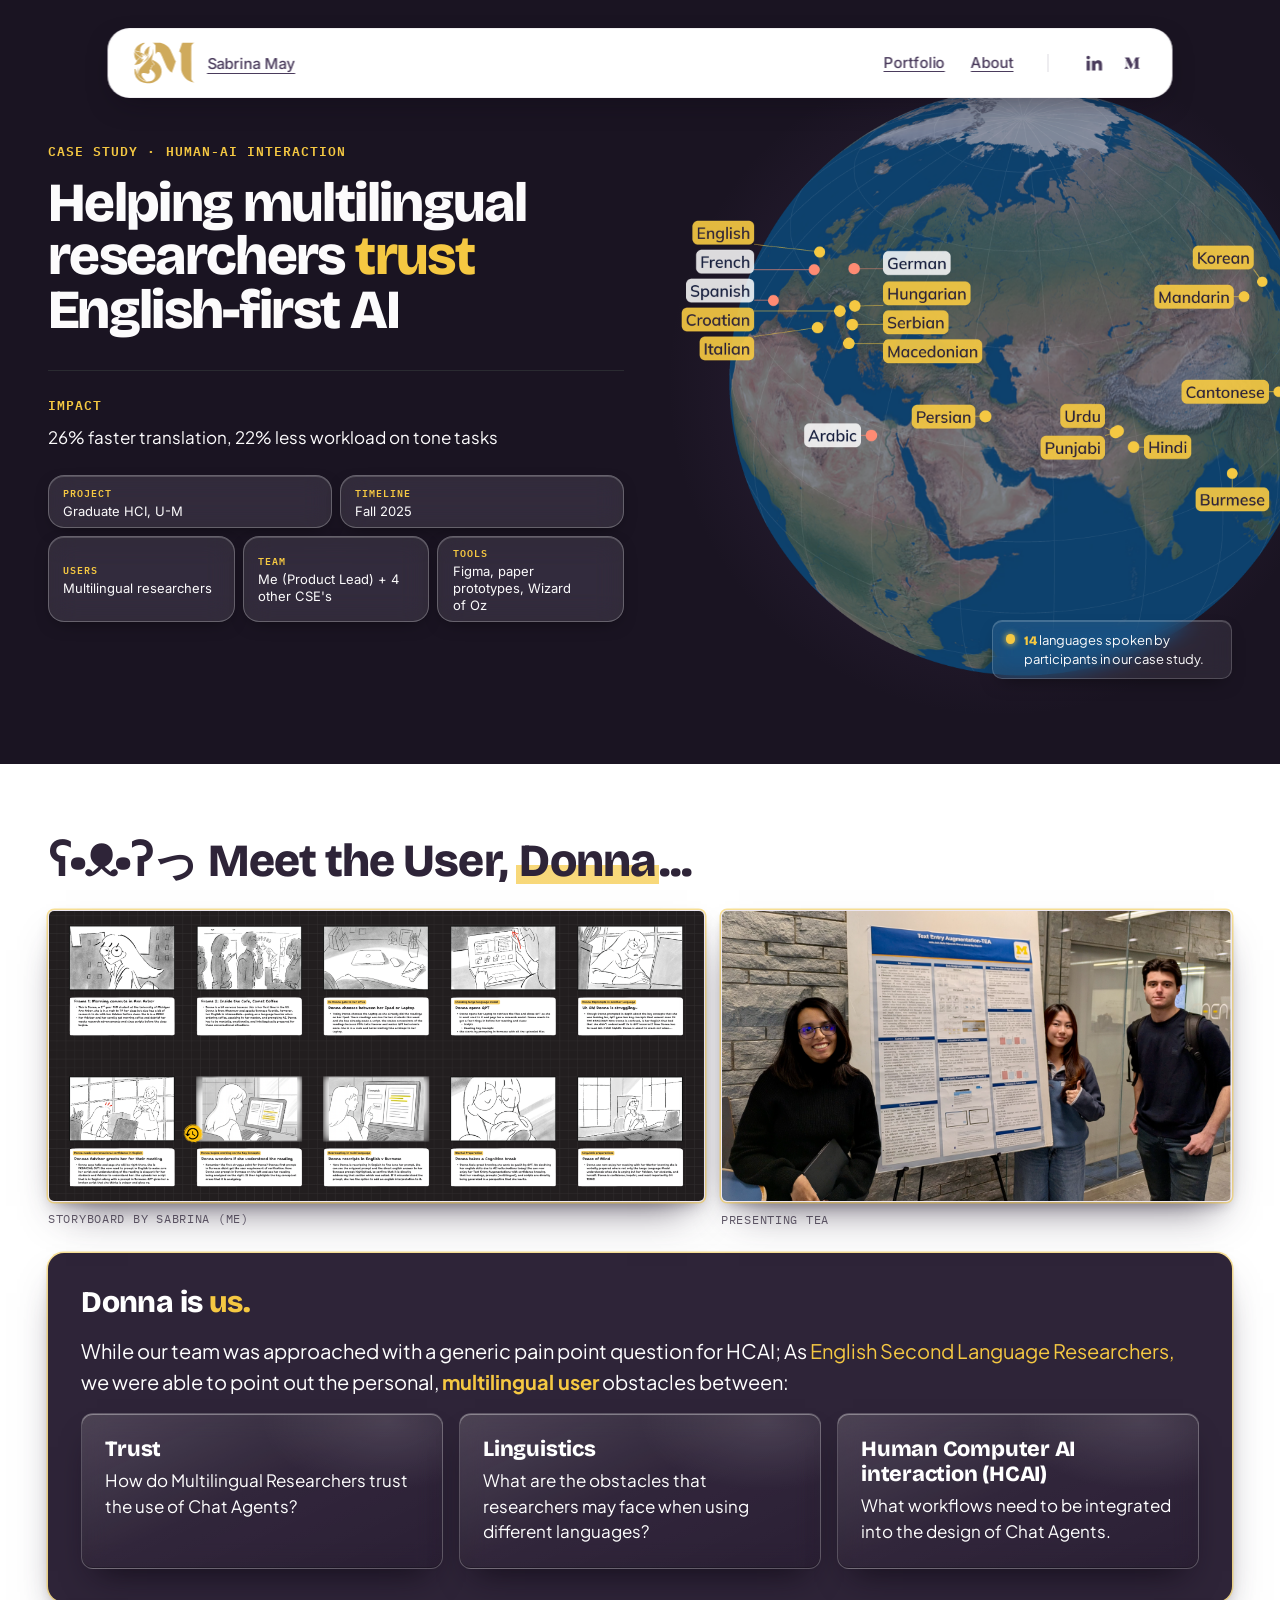
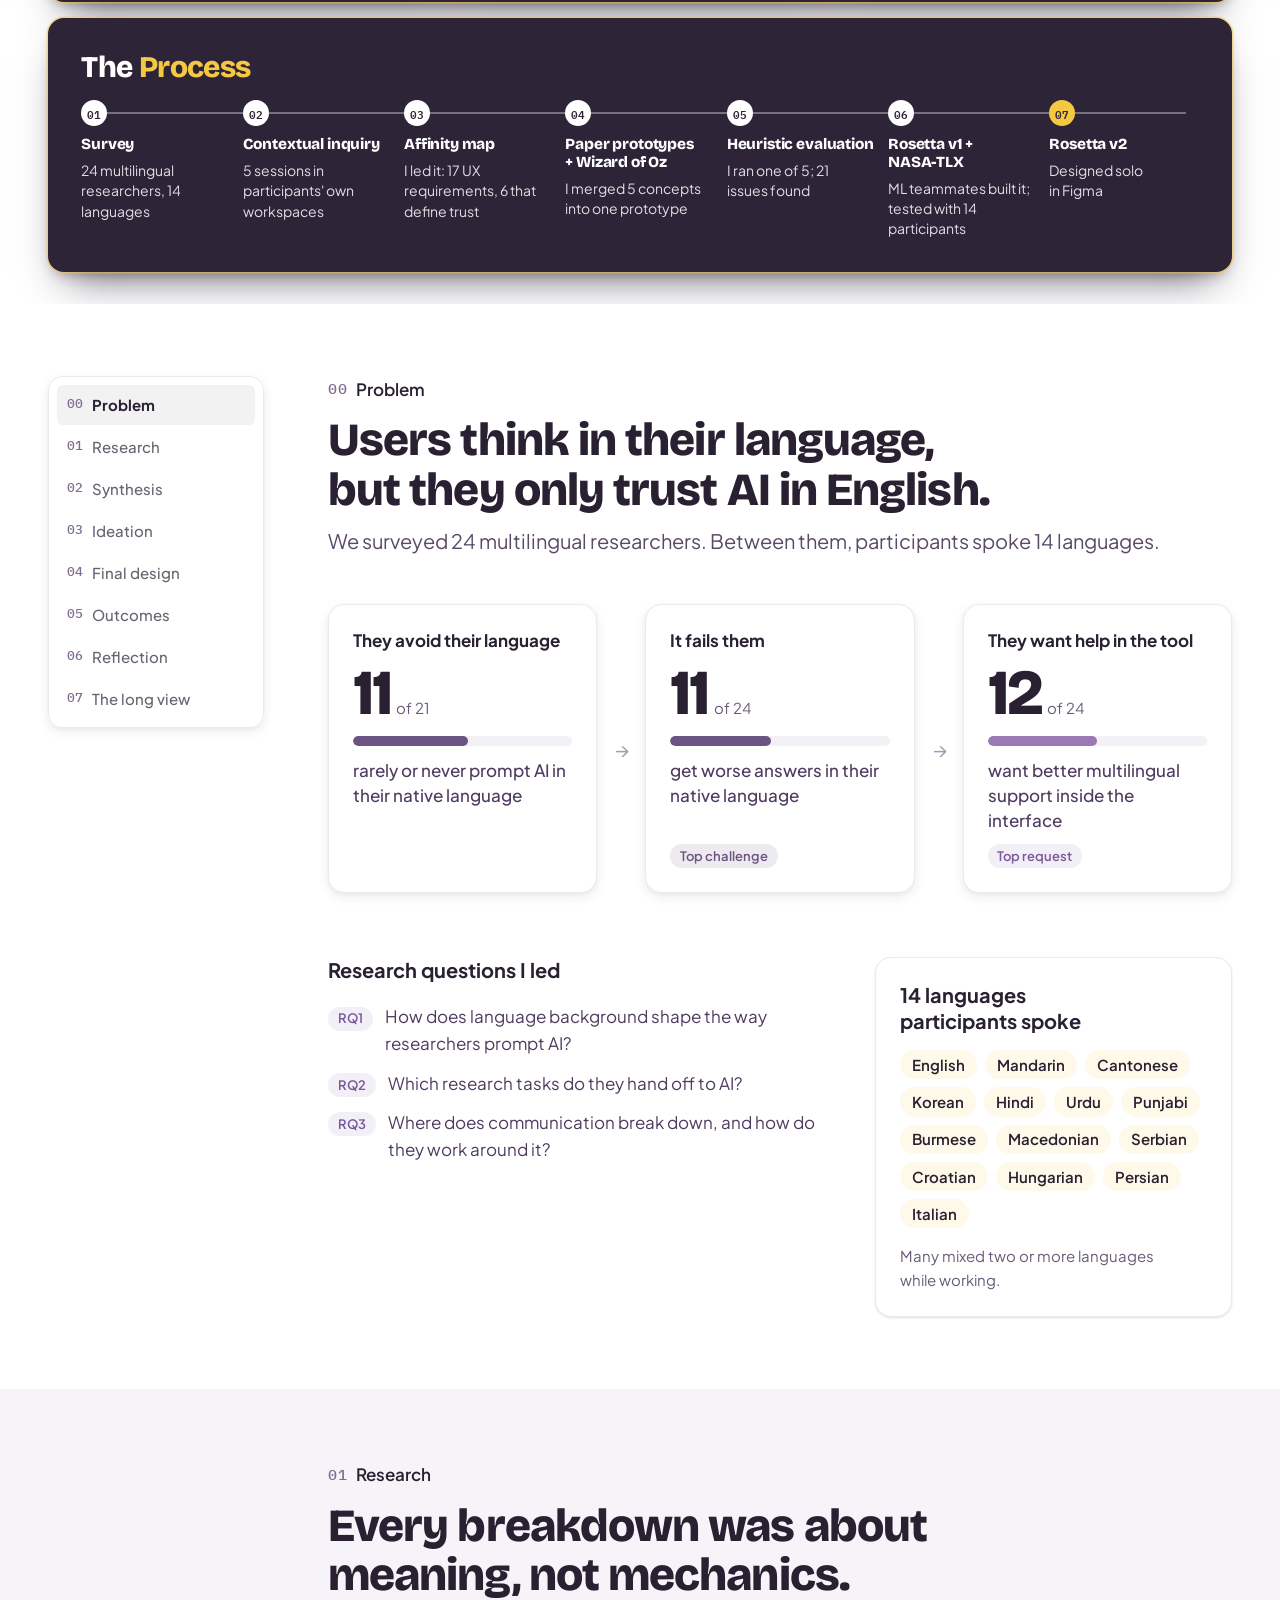
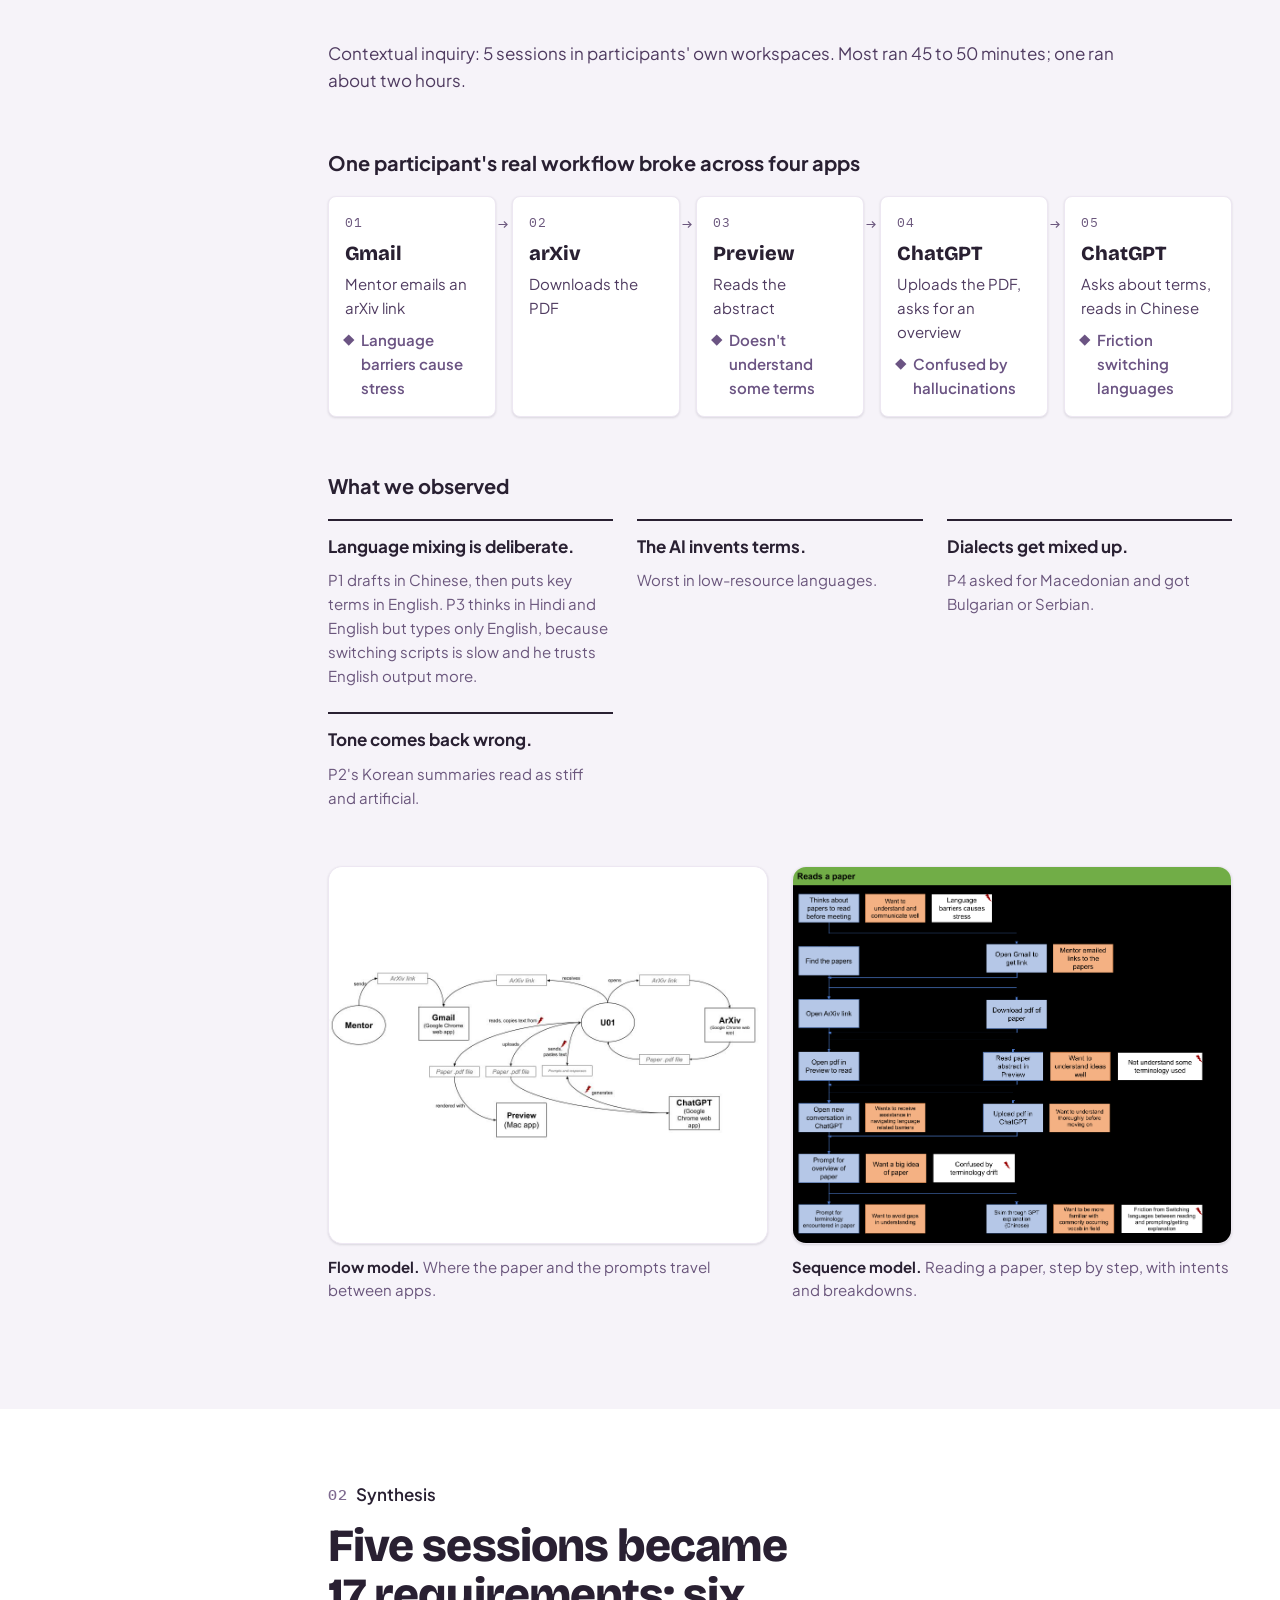
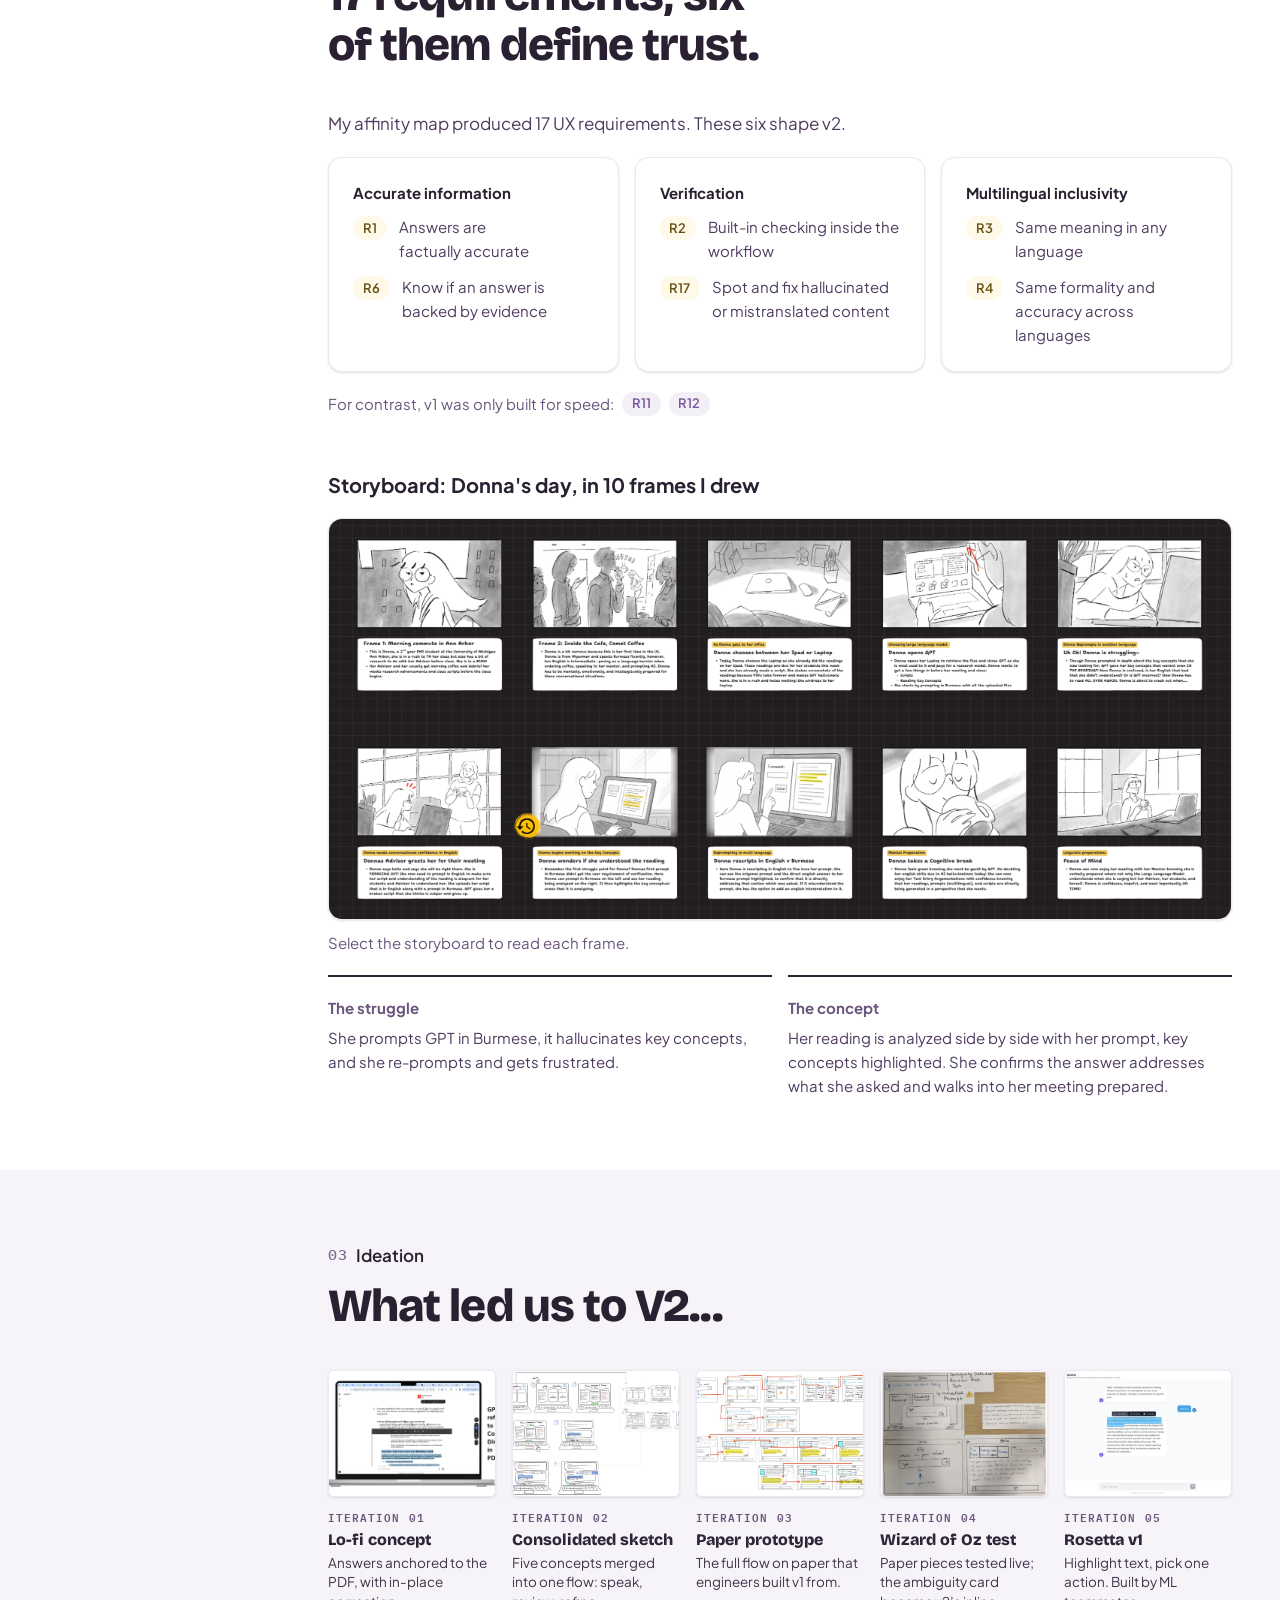
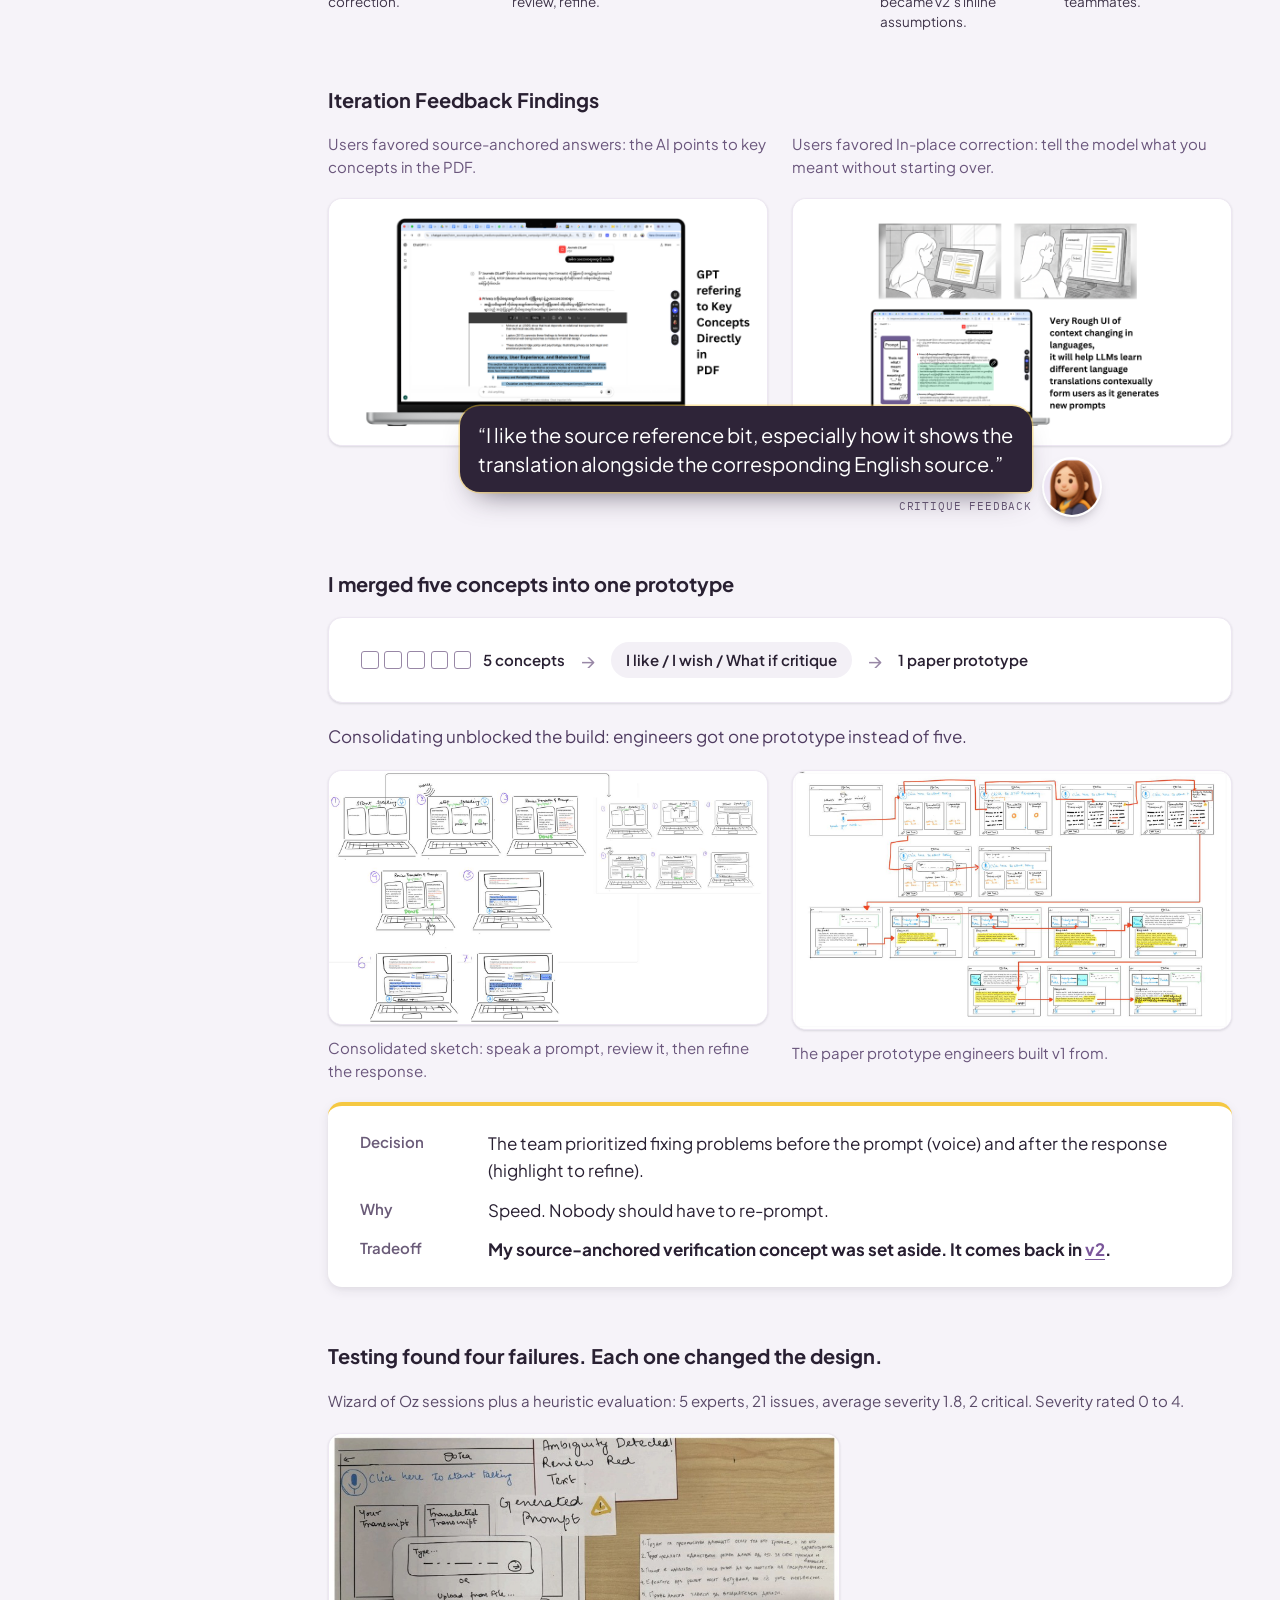
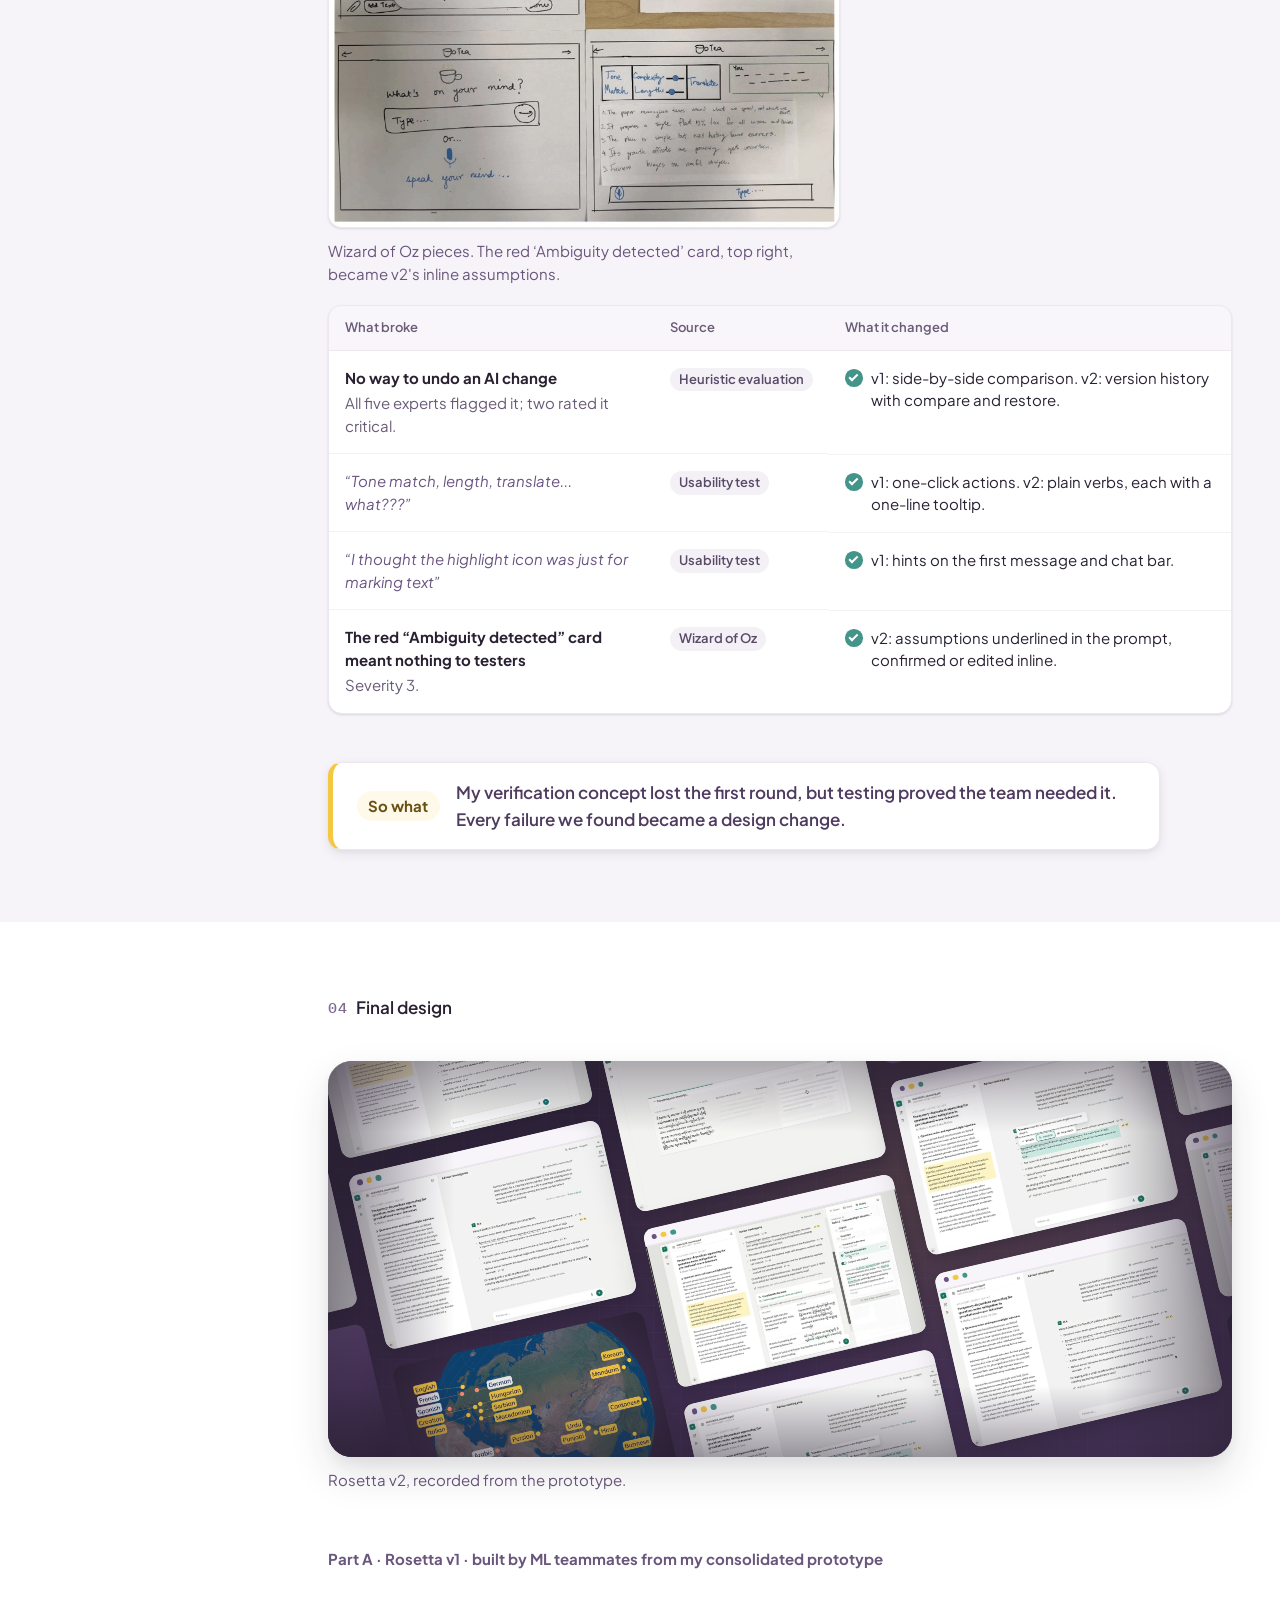
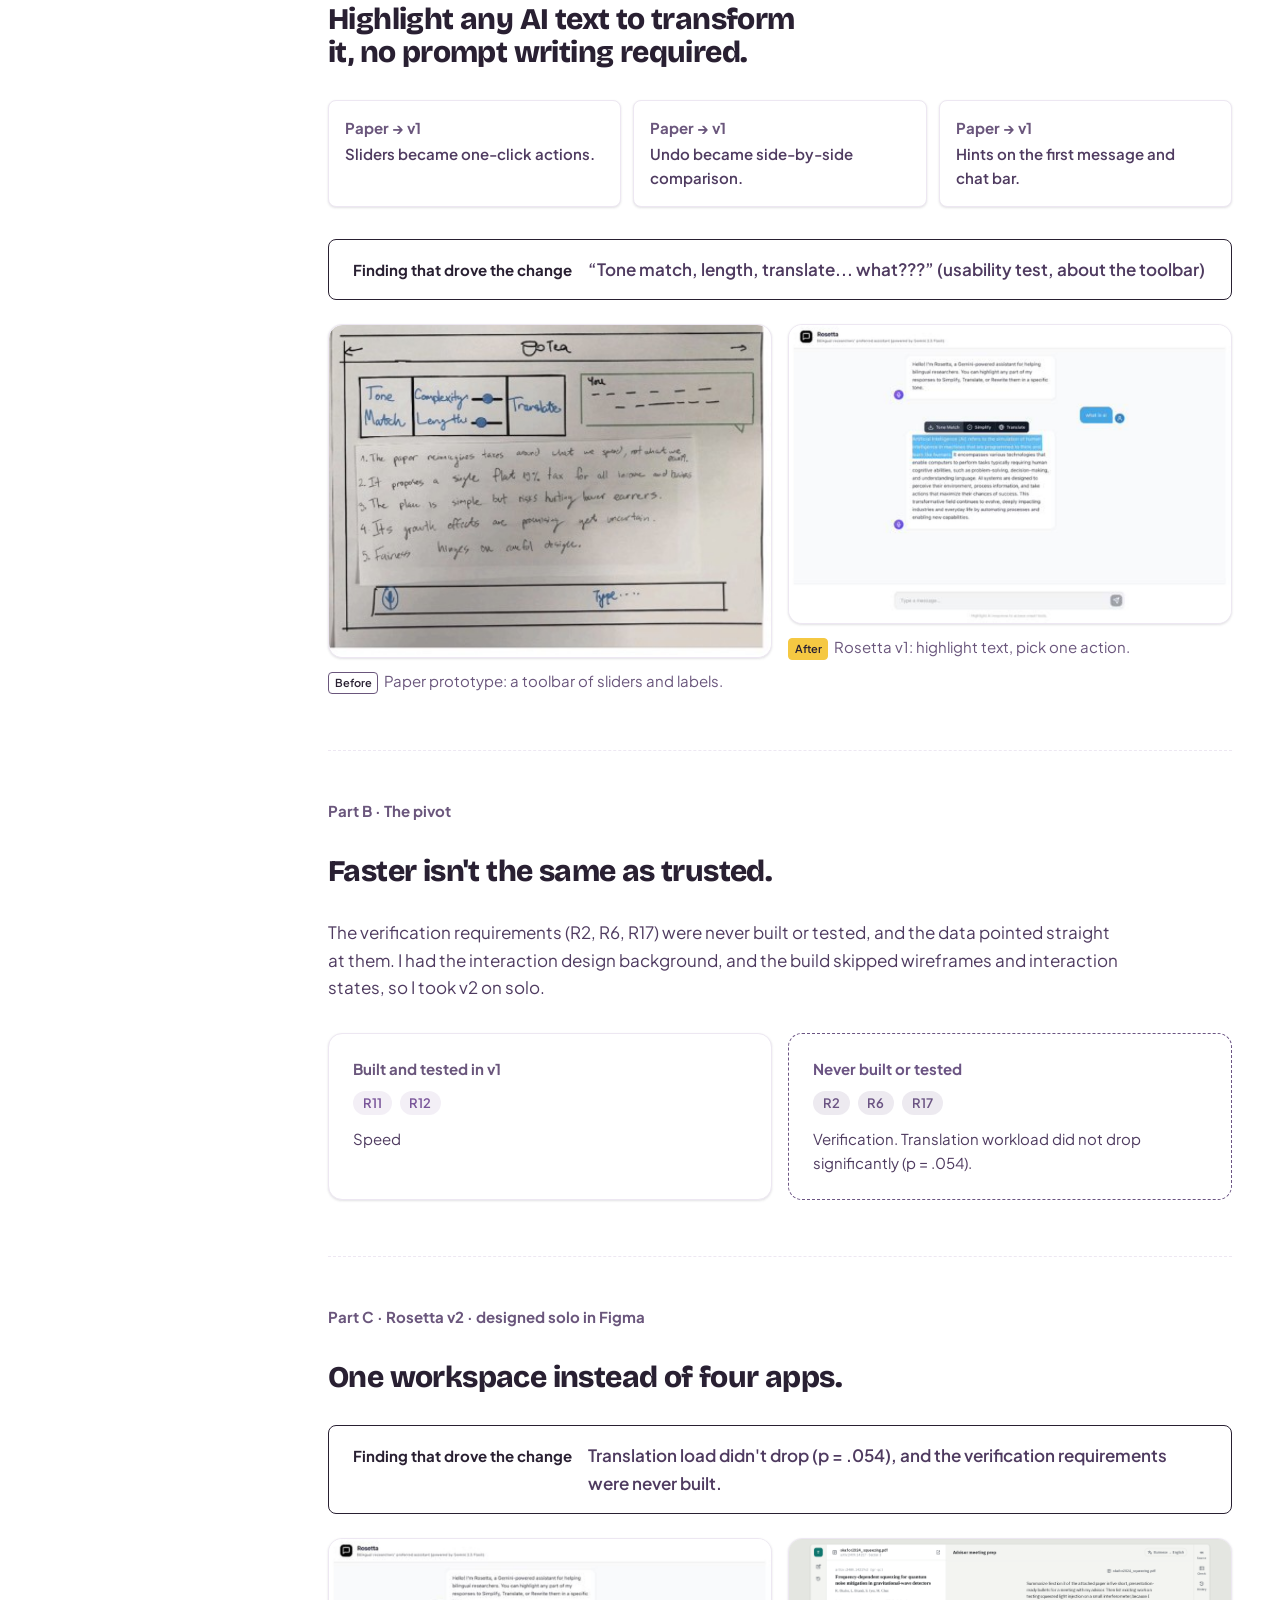
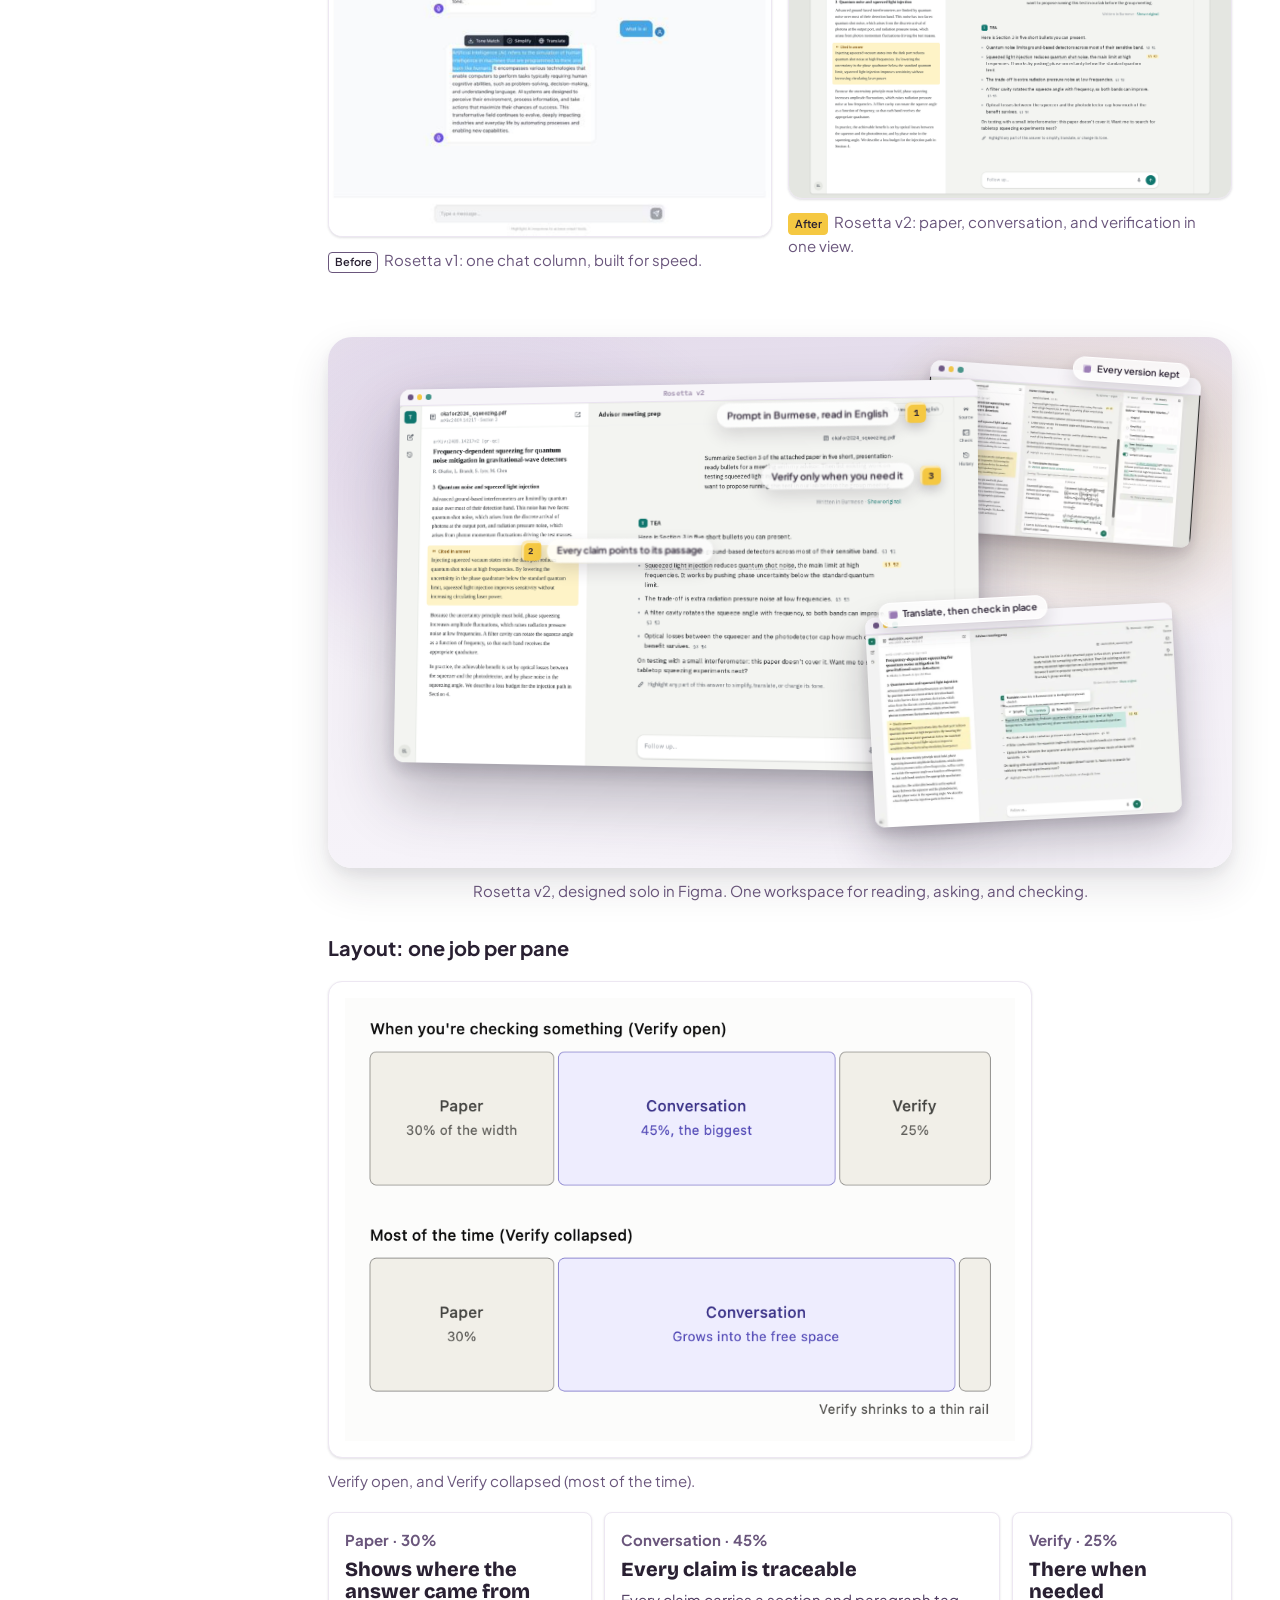
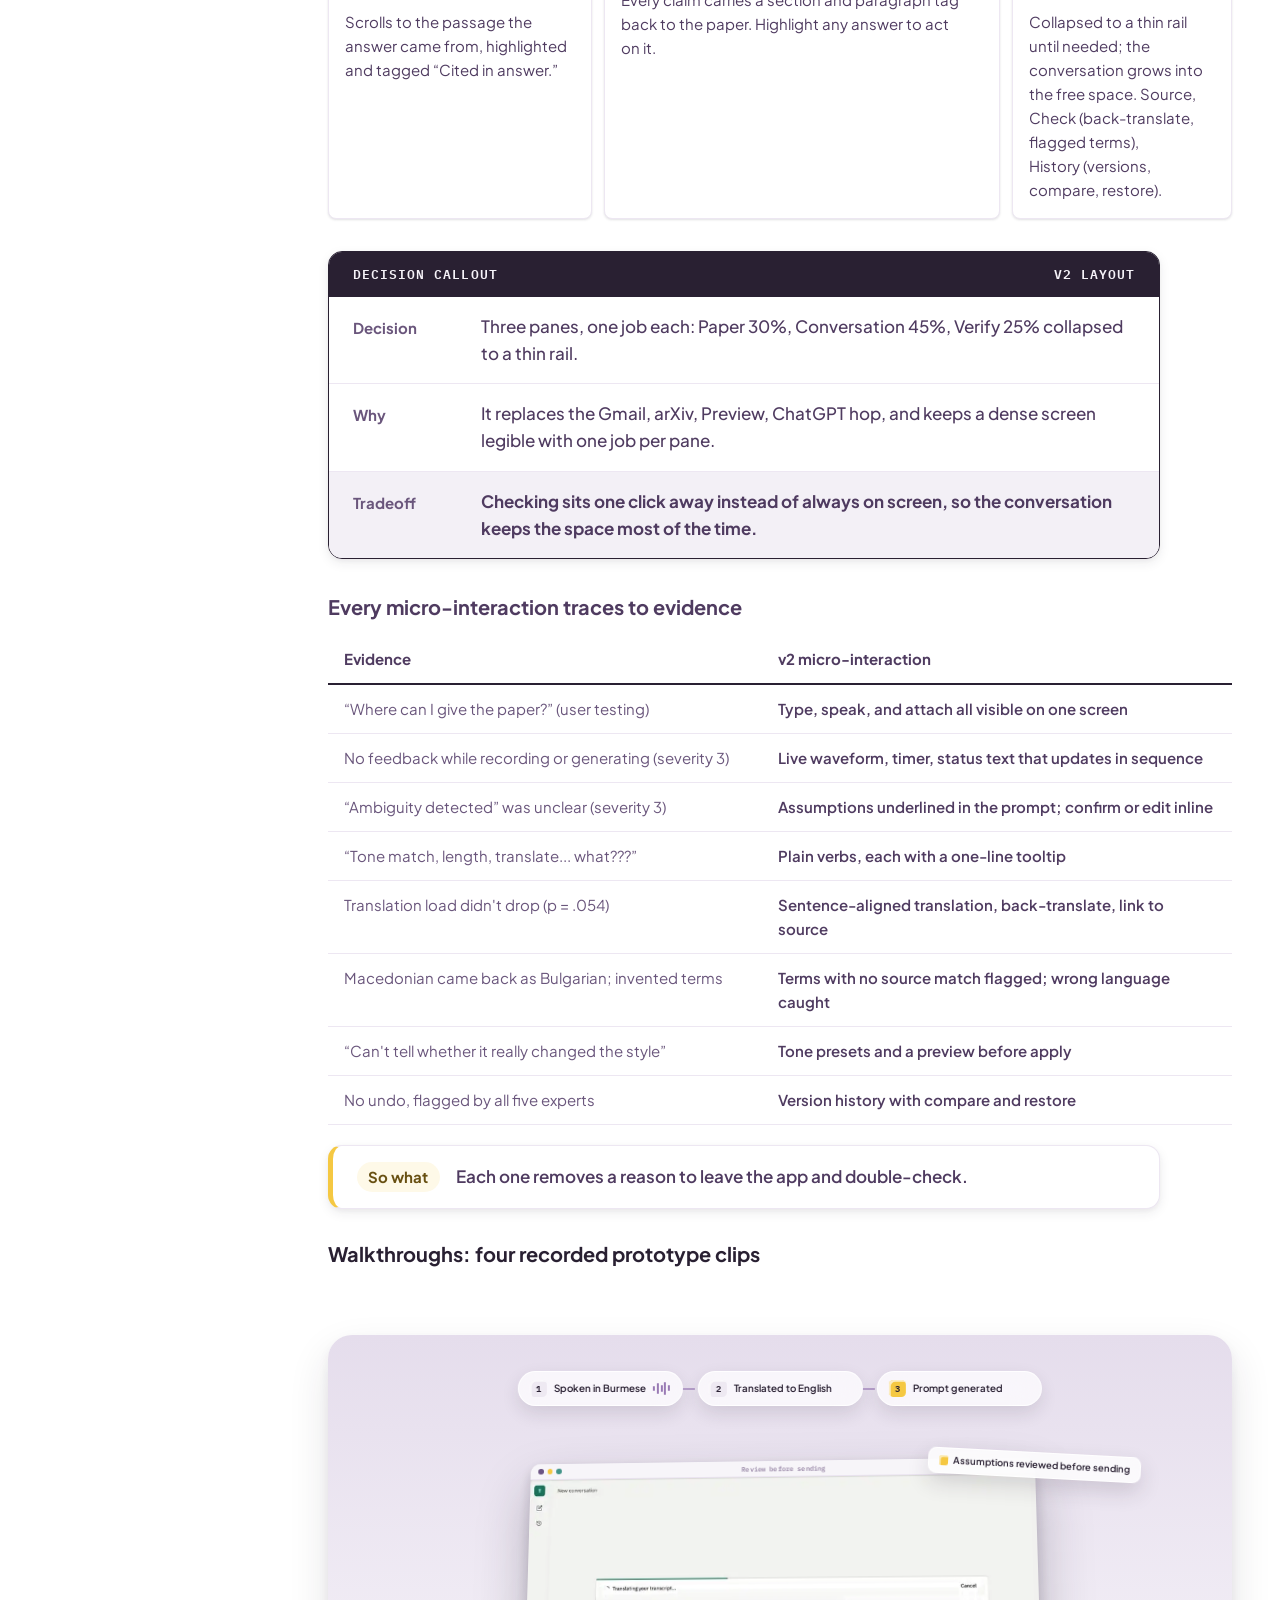
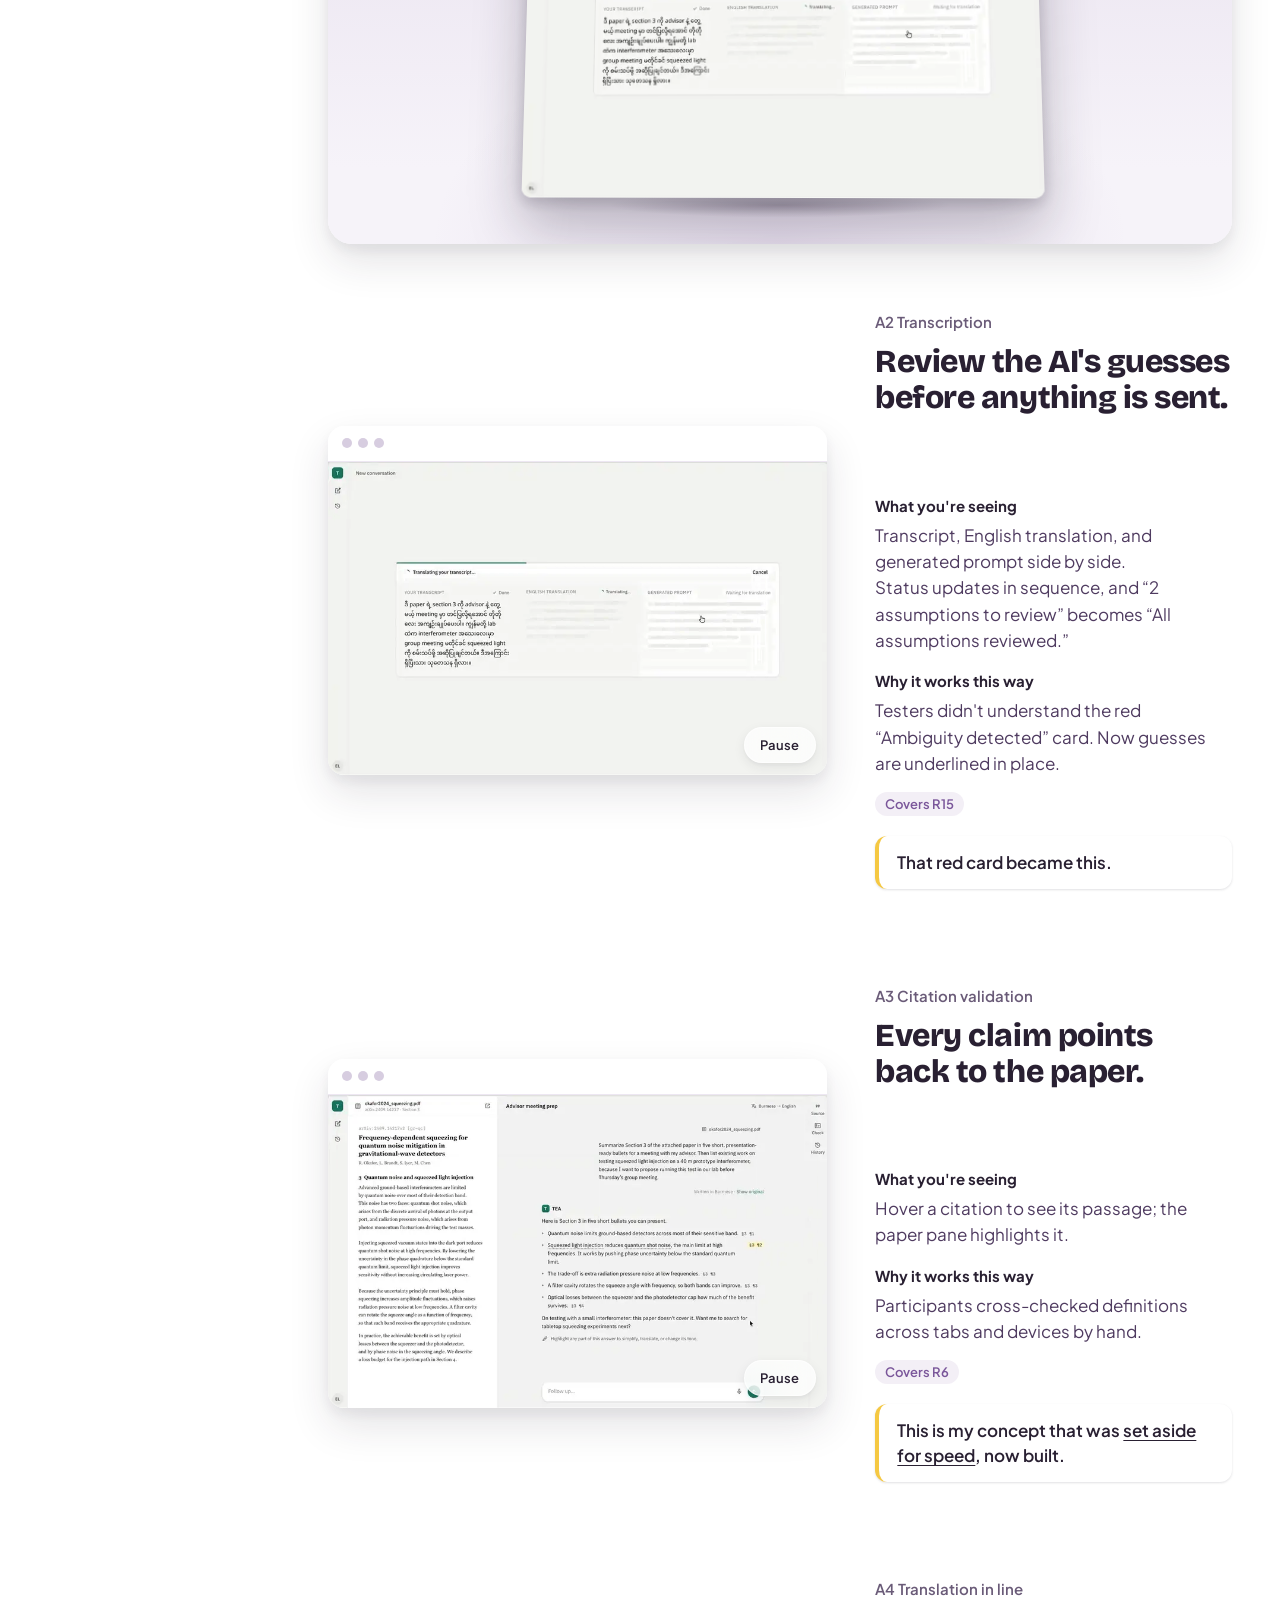
<file: cases/text-entry.html>
<!doctype html>
<html lang="en">
<head>
<meta charset="utf-8">
<meta name="viewport" content="width=device-width, initial-scale=1">
<title>Multilingual Chat Agents &amp; Trust, Sabrina May</title>
<meta name="description" content="Case study: TEA lets multilingual researchers think and prompt AI in their own language, then refine and verify what comes back.">
<meta name="color-scheme" content="light">
<link rel="icon" type="image/png" href="[data-uri]">
<link rel="preconnect" href="https://fonts.googleapis.com">
<link rel="preconnect" href="https://fonts.gstatic.com" crossorigin>
<link rel="stylesheet" href="https://fonts.googleapis.com/css2?family=Bricolage+Grotesque:opsz,wght@12..96,400..800&family=IBM+Plex+Mono:wght@500;600&family=Inter:wght@400;500;600;700&family=Plus+Jakarta+Sans:ital,wght@0,400;0,600;0,700;0,800;1,400&family=Caveat:wght@700&display=swap">
<link rel="stylesheet" href="tea.css">
<script src="js/tea-case.js" defer></script>
<style>
:root{--lavender:#C9B8D9;--plum:#4A3B5C;--plum-deep:#2E2438;--offwhite:#FFFFFF;--yellow:#F5C842;--teal:#5BB5A8;--coral:#FF8B73;--serif:'Bricolage Grotesque',system-ui,sans-serif;--sans:'Inter',system-ui,sans-serif;--mono:'IBM Plex Mono',ui-monospace,monospace}
/* ===== Nav ===== */
  .nav{
    position:fixed;top:28px;left:50%;transform:translateX(-50%);
    z-index:40;
    display:flex;align-items:center;gap:28px;
    padding:14px 26px;
    border-radius:22px;
    background:#ffffff;
    backdrop-filter:blur(20px) saturate(1.4);
    -webkit-backdrop-filter:blur(20px) saturate(1.4);
    box-shadow:0 10px 28px -10px rgba(14,8,20,0.5),
               inset 0 0 0 1px rgba(74,59,92,0.08);
    transition:background .35s ease, color .35s ease, box-shadow .35s ease;
    color:var(--plum-deep);
    /* Matches the corkboard width (.hero::before); floor keeps the links from squishing. */
    width:min(calc(100vw - 32px), max(min(86vw, calc((100vh - 190px)*1.5)), 640px));
    box-sizing:border-box;
  }
.nav.scrolled{
    background:rgba(20,12,28,0.7);
    backdrop-filter:blur(24px) saturate(1.6);
    -webkit-backdrop-filter:blur(24px) saturate(1.6);
    color:#ffffff;
    box-shadow:0 10px 32px -10px rgba(0,0,0,0.55),
               inset 0 0 0 1px rgba(255,255,255,0.14),
               inset 0 1px 0 rgba(255,255,255,0.10);
  }
.nav.scrolled .nav-link,
  .nav.scrolled .social svg,
  .nav.scrolled .lockup{color:#ffffff}
.nav.scrolled .nav-divider{background:rgba(255,255,255,0.25)}
.nav-logo{display:flex;align-items:center;gap:12px;padding-right:8px}
.nav-logo .lockup{font-family:var(--sans);font-style:normal;font-weight:500;font-size:15px;line-height:1;letter-spacing:-0.005em;white-space:nowrap}
.nav-spacer{flex:1}
.nav-links{display:flex;align-items:center;gap:22px}
.nav-link{
    font-family:var(--sans);font-weight:500;font-size:15px;letter-spacing:-0.005em;
    position:relative;padding:6px 2px;display:inline-block;
  }
.nav-link::after{
    content:"";position:absolute;left:0;bottom:0;height:2px;width:100%;
    background:var(--yellow);transform:scaleX(0);transform-origin:left center;
    transition:transform .35s cubic-bezier(.6,.2,.1,1);
  }
.nav-link:hover::after{transform:scaleX(1)}
.nav-divider{width:1px;height:18px;background:rgba(74,59,92,0.18);margin:0 4px}
.nav.scrolled .nav-link,
  .nav.scrolled .social svg,
  .nav.scrolled .lockup{color:#ffffff}
.social{display:flex;align-items:center;gap:10px}
.social a{
    display:inline-flex;align-items:center;justify-content:center;
    width:28px;height:28px;border-radius:8px;
    color:var(--plum);
    transition:color .25s ease, transform .25s ease, background .25s ease;
  }
.social a:hover{color:var(--coral);transform:translateY(-1px)}
.social svg{width:17px;height:17px;display:block}
/* SM monogram logo styles */
  .sm-tulip{display:block;width:62px;height:42px;flex:0 0 62px}
.sm-tulip svg{width:100%;height:100%;display:block}
.tea-hero ul.hero-cards{position:relative;z-index:2;list-style:none;margin:var(--s5) 0 0;padding:0;display:grid;grid-template-columns:repeat(6,minmax(0,1fr));gap:8px}
.tea-hero ul.hero-cards>li{grid-column:span 2;min-width:0;flex-direction:column;align-items:flex-start;justify-content:center;gap:3px;border-radius:16px}
.tea-hero ul.hero-cards>li:nth-child(-n+2){grid-column:span 3}
@media (max-width:520px){.tea-hero ul.hero-cards{grid-template-columns:1fr 1fr}.tea-hero ul.hero-cards>li,.tea-hero ul.hero-cards>li:nth-child(-n+2){grid-column:span 1}.tea-hero ul.hero-cards>li:last-child{grid-column:span 2}}
.hero-cards li{display:inline-flex;align-items:baseline;gap:.55em;padding:.45rem .9rem;border-radius:999px;background:rgba(255,255,255,.1);border:1px solid rgba(255,255,255,.26);backdrop-filter:blur(14px) saturate(1.4);-webkit-backdrop-filter:blur(14px) saturate(1.4);box-shadow:inset 0 1px 0 rgba(255,255,255,.18),0 6px 18px -8px rgba(0,0,0,.55)}
.hc-label{font-family:var(--mono);font-weight:600;font-size:10px;letter-spacing:.1em;text-transform:uppercase;color:#F5C842}
.hc-value{font-family:var(--sans);font-size:13px;line-height:1.3;color:#FCFBFC}
.app-fig--inline{margin-top:var(--s6)}
.fig-grid--even{align-items:stretch}.fig-grid--even>.figure{display:flex;flex-direction:column;margin:0}.fig-grid--even>.figure>.frame{flex:1;display:grid}.fig-grid--even>.figure>.frame>.zoom{display:grid;place-items:center;height:100%;background:#fff}
.ide-quote.ide-chat{background:none;border:0;box-shadow:none;padding:0;width:min(100% - 2rem,40rem)}
.ide-chat-row{display:flex;align-items:flex-end;gap:12px;justify-content:flex-end}
.ide-chat-body{display:grid;gap:6px;justify-items:end;min-width:0}
.ide-chat-name{font-family:var(--font-mono);font-size:11px;letter-spacing:.08em;text-transform:uppercase;color:#6A5B78}
.ide-chat-bubble{margin:0;position:relative;background:#2E2438;color:#fff;padding:14px 18px;border-radius:20px 20px 6px 20px;box-shadow:0 0 0 1.5px rgba(245,200,66,.45),0 16px 30px -16px rgba(46,36,56,.7)}
.ide-quote.ide-chat blockquote.ide-chat-bubble p{margin:0;font-size:var(--t-md);line-height:1.45;color:#FFFFFF;font-style:normal;text-wrap:pretty}.ide-chat-body .ide-chat-name{justify-self:end;text-align:right;margin:0;font-size:10.5px}
.ide-chat-avatar{flex:none;width:56px;height:56px;border-radius:50%;box-shadow:0 0 0 2px #fff,0 6px 14px -6px rgba(46,36,56,.6)}
.iter-strip{list-style:none;margin:0 0 var(--s6);padding:0;display:grid;gap:var(--s4);grid-template-columns:repeat(5,minmax(0,1fr))}@media (max-width:60rem){.iter-strip{grid-template-columns:repeat(2,minmax(0,1fr))}}.iter-step{display:grid;gap:4px;align-content:start;text-align:left;min-width:0}.iter-step .frame{margin-bottom:8px;border-radius:6px;overflow:hidden;background:#fff;box-shadow:0 0 0 1px rgba(46,36,56,.12),0 12px 24px -16px rgba(46,36,56,.6)}.iter-step .zoom{display:block;width:100%}.iter-step img{display:block;width:100%;aspect-ratio:4/3;object-fit:cover;object-position:center top}.iter-n{margin:0;font-family:var(--font-mono);font-size:10.5px;font-weight:600;letter-spacing:.1em;text-transform:uppercase;color:#6A567C}.iter-t{margin:0;font-family:var(--font-display);font-weight:800;font-size:16px;line-height:1.2;color:#2E2438}.iter-d{margin:0;font-size:13.5px;line-height:1.45;color:#3E3348;text-wrap:pretty}
</style>
</head>
<body class="page-case">
<a class="skip-link" href="#main">Skip to content</a>

<nav class="nav" id="nav" aria-label="Primary">
  <a href="../index.html" class="nav-logo" aria-label="Sabrina May, home">
    <span class="sm-tulip" aria-hidden="true"><svg xmlns="http://www.w3.org/2000/svg" viewBox="0 0 705.00 476.00"><path fill="#CFAA5C" fill-rule="evenodd" d="M151.50 468.01C128.92 467.06 114.55 463.79 94.67 455.11C92.01 453.95 89.31 453.00 88.67 453.00C88.03 453.00 84.85 451.20 81.62 449.00C78.38 446.80 75.16 445.00 74.46 445.00C73.76 445.00 71.23 443.36 68.84 441.36C66.46 439.35 60.64 434.87 55.91 431.40C48.14 425.68 45.10 422.51 32.19 406.67C29.71 403.63 27.32 399.00 25.72 394.17C24.33 389.95 22.19 384.02 20.97 381.00C12.81 360.86 11.99 356.09 11.70 327.00L11.50 306.50L16.44 306.50L21.37 306.50L24.53 319.00C39.78 379.45 65.63 415.32 109.50 436.93C126.61 445.36 154.41 452.62 157.11 449.37C157.92 448.40 160.88 447.99 167.37 447.98C198.05 447.91 222.47 435.88 236.97 413.69C257.17 382.77 245.94 346.51 207.70 319.17C200.70 314.16 199.56 312.95 199.94 310.90C200.66 306.98 200.49 299.70 199.61 296.76C198.88 294.33 199.15 293.84 202.12 292.26C209.16 288.53 212.26 284.47 211.66 279.75C210.36 269.52 209.89 270.57 216.02 269.91C227.38 268.68 238.00 263.76 240.09 258.77C242.26 253.56 240.46 249.42 232.18 240.63C221.25 229.03 214.08 214.07 214.01 202.75C213.99 198.80 214.77 199.08 230.91 208.67C275.19 234.99 293.37 251.52 306.75 277.62C326.45 316.08 324.09 366.69 301.00 401.07C283.92 426.49 259.54 446.38 231.50 457.76C207.08 467.68 191.36 469.69 151.50 468.01ZM687.00 460.49C613.87 450.42 559.39 397.66 543.81 321.80C543.09 318.34 542.51 284.25 542.11 223.50C541.50 130.66 541.50 130.49 539.32 125.83C536.27 119.30 530.91 113.71 525.01 110.91C519.19 108.14 519.43 108.92 522.08 101.41C524.01 95.91 544.47 36.41 551.19 16.75L554.18 8.00L623.34 8.03C691.24 8.06 692.40 8.10 687.29 9.87C672.17 15.09 660.92 28.27 657.97 44.19C657.30 47.80 657.05 112.97 657.23 235.09C657.50 420.50 657.50 420.50 659.63 426.05C666.19 443.17 676.06 453.29 691.75 459.00C697.24 460.99 699.56 462.21 697.25 461.90C696.84 461.84 692.23 461.21 687.00 460.49ZM128.00 439.64C100.08 429.28 74.45 410.29 56.97 387.00C36.38 359.57 34.90 325.20 52.85 291.15C56.07 285.03 56.21 286.23 53.40 295.93C46.51 319.74 47.87 343.04 57.55 366.64C60.94 374.90 65.11 381.64 63.65 376.50C58.93 359.91 58.61 358.06 58.61 348.00C58.61 321.65 69.96 302.00 107.99 262.50C142.86 226.30 160.67 205.92 196.74 161.01C207.19 148.00 213.82 135.64 216.61 124.00C218.95 114.26 218.97 96.15 216.66 86.69C213.63 74.28 214.94 73.94 219.36 86.00C224.20 99.18 224.50 101.02 224.43 116.50C224.37 129.46 224.01 132.79 221.75 141.00C210.66 181.21 208.41 193.85 210.04 206.77C211.78 220.62 217.29 231.66 228.50 243.78C240.99 257.27 237.99 261.94 214.50 265.53C199.68 267.79 200.41 267.37 203.84 271.74C209.67 279.15 209.20 282.53 201.68 287.35C193.88 292.35 193.59 292.89 195.45 299.14C197.57 306.29 196.27 310.31 190.95 313.02C188.82 314.11 186.47 315.00 185.73 315.00C184.99 315.00 183.57 315.59 182.58 316.32C180.87 317.57 180.86 318.21 182.38 330.07C184.33 345.19 183.70 348.35 177.51 354.54C169.29 362.76 157.06 363.19 138.50 355.90C127.64 351.63 127.34 351.57 115.00 351.54C102.82 351.50 102.41 351.57 98.84 354.30C82.82 366.56 94.86 395.13 130.87 430.31C137.52 436.81 143.22 442.55 143.54 443.06C144.74 445.00 139.13 443.77 128.00 439.64ZM426.50 341.37C409.73 329.00 393.61 310.94 382.69 292.33C378.38 284.97 365.37 255.52 327.39 167.18C307.65 121.27 306.27 119.17 293.15 115.36C277.14 110.70 261.73 117.48 254.53 132.35L251.09 139.47L250.79 89.93L250.50 40.39L246.82 32.95C241.13 21.45 233.02 14.33 220.03 9.41C217.01 8.26 222.92 8.11 260.50 8.37C301.35 8.64 305.19 8.82 314.12 10.82C359.63 21.06 395.81 47.70 418.24 87.50C420.72 91.90 430.29 112.82 439.51 134.00C448.73 155.18 459.80 180.60 464.11 190.50C472.08 208.83 476.97 215.99 480.57 214.61C481.36 214.31 482.00 214.61 482.00 215.29C482.00 218.79 438.19 347.53 436.92 347.76C436.14 347.90 431.45 345.02 426.50 341.37ZM10.00 258.12C10.00 257.63 11.09 256.52 12.42 255.65C16.01 253.29 22.87 243.95 32.08 228.90C58.72 185.33 73.50 172.81 94.54 176.01C103.00 177.29 102.21 178.28 86.73 185.83C80.01 189.11 73.18 193.19 71.56 194.90C67.87 198.80 69.66 198.95 77.06 195.37C80.05 193.92 84.75 191.94 87.50 190.97C90.25 190.00 93.29 188.89 94.25 188.50C97.07 187.35 96.34 189.19 90.50 197.91C82.14 210.40 83.12 211.72 92.81 201.00C100.05 192.99 106.82 188.49 110.09 189.53C113.34 190.56 112.10 196.52 106.11 208.56C95.86 229.17 78.52 242.83 50.79 252.12C35.66 257.20 10.00 260.96 10.00 258.12ZM107.95 229.20C130.11 213.87 149.74 191.57 161.79 168.09C165.11 161.62 168.31 154.57 168.92 152.42C169.52 150.26 171.12 144.68 172.46 140.00L174.89 131.50L174.95 140.50C175.17 180.09 157.40 206.03 115.95 226.63C106.89 231.13 103.66 232.17 107.95 229.20ZM32.76 207.75C18.83 190.73 10.65 169.20 9.10 145.50C8.05 129.41 9.39 108.60 11.32 111.08C11.50 111.31 13.13 114.20 14.95 117.50C22.61 131.44 38.75 149.12 51.88 157.96C58.17 162.19 73.75 170.00 75.90 170.00C78.94 170.00 76.30 172.83 70.77 175.50C62.89 179.30 51.69 190.39 43.15 202.86C39.71 207.89 36.74 212.00 36.57 212.00C36.39 212.00 34.68 210.09 32.76 207.75ZM93.80 169.92C60.55 165.04 23.59 133.18 11.95 99.35C9.06 90.96 9.43 90.33 14.60 94.88C20.50 100.07 29.89 103.68 53.72 109.92C93.34 120.28 107.29 127.88 115.00 143.31C117.81 148.95 118.97 155.00 117.22 155.00C116.80 155.00 113.09 151.60 108.97 147.44C100.48 138.85 90.91 132.00 87.39 132.00C85.38 132.00 86.37 133.34 93.85 140.75C102.60 149.43 105.70 153.47 104.25 154.32C103.84 154.57 99.00 153.68 93.51 152.34C78.27 148.65 77.80 149.67 91.52 156.74C104.57 163.45 108.00 166.02 108.00 169.04C108.00 171.25 104.40 171.48 93.80 169.92ZM138.00 161.98C138.00 161.42 139.73 159.05 141.85 156.73C149.70 148.13 157.00 135.74 157.00 131.03C157.00 127.91 155.77 128.64 152.61 133.63C149.19 139.03 139.23 150.00 137.75 150.00C136.75 150.00 137.00 144.76 138.64 131.25C139.66 122.90 137.65 124.99 133.91 136.18C125.27 161.98 117.50 161.40 120.98 135.22C125.78 99.16 149.07 66.27 180.29 51.44C188.47 47.56 190.72 47.50 187.29 51.25C182.13 56.90 179.28 67.33 175.51 94.50C170.52 130.45 165.75 144.45 154.91 154.97C148.82 160.88 138.00 165.36 138.00 161.98ZM68.00 108.76C62.22 107.16 51.65 104.25 44.50 102.29C27.58 97.64 17.00 92.77 17.00 89.64C17.00 88.39 18.95 83.55 21.34 78.87C36.87 48.43 65.57 24.71 99.00 14.66C113.55 10.29 128.71 7.73 127.83 9.78C127.24 11.19 114.36 22.74 111.96 24.02C103.54 28.53 90.23 42.64 86.06 51.50C77.03 70.63 74.05 94.48 79.04 107.59C80.62 111.76 79.36 111.89 68.00 108.76Z"></path></svg></span>
    <span class="lockup">Sabrina May</span>
  </a>
  <span class="nav-spacer"></span>
  <div class="nav-links">
    <a class="nav-link" href="../index.html#work">Portfolio</a>
    <a class="nav-link nav-link-about" href="../about.html">About</a>
  </div>
  <span class="nav-divider"></span>
  <div class="social" aria-label="Social links">
    <a href="https://www.linkedin.com/in/sabrinasmay" target="_blank" rel="noopener" aria-label="LinkedIn" title="LinkedIn">
      <svg viewBox="0 0 24 24" fill="currentColor"><path d="M4.98 3.5C4.98 4.88 3.87 6 2.5 6S0 4.88 0 3.5 1.12 1 2.5 1s2.48 1.12 2.48 2.5zM.22 8h4.56v14H.22V8zm7.5 0h4.37v1.92h.06c.61-1.15 2.1-2.36 4.32-2.36 4.62 0 5.48 3.04 5.48 7v7.44h-4.56v-6.6c0-1.57-.03-3.6-2.2-3.6-2.2 0-2.54 1.72-2.54 3.49V22H7.72V8z"/></svg>
    </a>
    <a href="https://medium.com/@mays5_34737" target="_blank" rel="noopener" aria-label="Medium" title="Medium">
      <svg viewBox="0 0 24 24" fill="currentColor"><path d="M2.846 6.887a.83.83 0 00-.27-.7L.605 3.819V3.5h6.116l4.728 10.366L15.61 3.5h5.832v.319l-1.687 1.617a.494.494 0 00-.187.473V17.09a.494.494 0 00.187.473l1.648 1.617v.319h-8.287v-.319l1.708-1.657c.168-.168.168-.217.168-.473V7.668L9.241 19.42h-.642L3.07 7.668v7.872c-.046.34.067.683.305.927l2.22 2.695v.319H.001v-.319l2.22-2.695a1.074 1.074 0 00.305-.927V6.887z"/></svg>
    </a>
  </div>
</nav>
<script>(function(){var n=document.getElementById('nav');if(!n)return;function f(){n.classList.toggle('scrolled',scrollY>12)}addEventListener('scroll',f,{passive:true});f()})();</script>

<main id="main">
  <!-- Hero -->
  <section class="tea-hero" aria-labelledby="tea-hero-title">
    <div class="container tea-hero-grid">
      <div class="tea-hero-text">
        <p class="eyebrow">Case study · Human-AI interaction</p>
        <h1 id="tea-hero-title" class="tea-hero-title">Helping multilingual researchers <span class="gold">trust</span> English-first AI</h1>
        <dl class="tea-hero-facts">
          <div><dt>Impact</dt><dd>26% faster translation, 22% less workload on tone tasks</dd></div>
        </dl>
        <ul class="hero-cards" role="list">
          <li><span class="hc-label">Project</span><span class="hc-value">Graduate HCI, U-M</span></li>
          <li><span class="hc-label">Timeline</span><span class="hc-value">Fall 2025</span></li>
          <li><span class="hc-label">Users</span><span class="hc-value">Multilingual researchers</span></li>
          <li><span class="hc-label">Team</span><span class="hc-value">Me (Product Lead) + 4 other CSE's</span></li>
          <li><span class="hc-label">Tools</span><span class="hc-value">Figma, paper prototypes, Wizard of Oz</span></li>
        </ul>
      </div>
      <div class="globe-wrap">
        <img src="img/tea/globe-base.png" width="1800" height="1800" decoding="async" alt="">
        <canvas id="tea-globe" aria-label="Gold arcs connecting the languages study participants spoke"></canvas>
        <img src="img/tea/globe-languages.png" width="1800" height="1800" decoding="async" alt="Globe centered on Europe and Asia marking the 14 languages study participants spoke in gold and 4 other languages in coral" style="left: -17px; top: 5px; position: absolute">
        <p class="globe-note" style="top: 548px; bottom: auto; position: absolute"><span class="globe-note-dot" aria-hidden="true"></span><span><strong class="globe-note-n">14</strong> languages spoken by participants in our case study.</span></p>
      </div>
    </div>
  </section>

  <section class="story-open" aria-labelledby="story-open-h">
    <div class="container">
      <h2 id="story-open-h" class="takeaway">ʕ•ᴥ•ʔっ Meet the User, <span class="y">Donna</span>...</h2>
      <div class="story-media">
        <figure class="figure">
        <div class="frame">
          <button class="zoom" type="button" data-zoom>
            <img src="img/tea/storyboard.png" width="2400" height="1065" decoding="async" alt="Ten-frame storyboard of Donna's day, from her morning commute and frustrating Burmese prompts to reviewing her reading side by side with her prompt and walking into her advisor meeting prepared.">
            <span class="zoom-hint" aria-hidden="true">Enlarge</span><span class="sr-only">Open larger view</span>
          </button>
        </div>
      <figcaption class="sr-cap">STORYBOARD BY SABRINA (ME)</figcaption></figure>
        <figure class="sr-photo"><div class="frame"><button class="zoom" type="button" data-zoom><img src="img/tea/team-poster.png" width="1400" height="798" loading="lazy" decoding="async" alt="Three members of the TEA team smiling beside the Text Entry Augmentation research poster on an easel"><span class="zoom-hint" aria-hidden="true">Enlarge</span><span class="sr-only">Open larger view</span></button></div><figcaption>PRESENTING TEA</figcaption></figure>
      </div>
      <div class="story-notes">
        <div class="do-card">
          <h3 class="story-notes-h">Donna is <span class="y">us.</span></h3>
        <p class="story-lede" style="text-decoration-line: none; font-weight: 400">While our team was approached with a generic pain point question for HCAI; As <span class="y">English Second Language Researchers,</span> we were able to point out the personal, <strong class="y">multilingual user</strong> obstacles between:</p>
        <div class="story-cols">
          <div><p class="mono-label">Trust</p><p>How do Multilingual Researchers trust the use of Chat Agents?</p></div>
          <div><p class="mono-label">Linguistics</p><p>What are the obstacles that researchers may face when using different languages?</p></div>
          <div><p class="mono-label">Human Computer AI interaction (HCAI)</p><p>What workflows need to be integrated into the design of Chat Agents.</p></div>
        </div>
        </div>
        <div class="story-tl do-card">
          <h3 class="story-notes-h">The <span class="y">Process</span></h3>
          <ol class="stl" role="list">
            <li><span class="stl-n">01</span><p class="stl-k">Survey</p><p class="stl-v">24 multilingual researchers, 14 languages</p></li>
            <li><span class="stl-n">02</span><p class="stl-k">Contextual inquiry</p><p class="stl-v">5 sessions in participants' own workspaces</p></li>
            <li><span class="stl-n">03</span><p class="stl-k">Affinity map</p><p class="stl-v">I led it: 17 UX requirements, 6 that define trust</p></li>
            <li><span class="stl-n">04</span><p class="stl-k">Paper prototypes + Wizard of Oz</p><p class="stl-v">I merged 5 concepts into one prototype</p></li>
            <li><span class="stl-n">05</span><p class="stl-k">Heuristic evaluation</p><p class="stl-v">I ran one of 5; 21 issues found</p></li>
            <li><span class="stl-n">06</span><p class="stl-k">Rosetta v1 + NASA-TLX</p><p class="stl-v">ML teammates built it; tested with 14 participants</p></li>
            <li class="stl-end"><span class="stl-n">07</span><p class="stl-k">Rosetta v2</p><p class="stl-v">Designed solo in Figma</p></li>
          </ol>
        </div>
        
      </div>
    </div>
  </section>
  <style>.story-roles{margin-top:var(--s6);display:grid;gap:var(--s5);grid-template-columns:minmax(0,1fr)}@media (min-width:48rem){.story-roles{grid-template-columns:repeat(2,minmax(0,1fr))}}.story-open .sr-h{font-family:"Bricolage Grotesque",system-ui,sans-serif;font-weight:800;font-size:clamp(20px,1.7vw,24px);line-height:1.15;letter-spacing:-.01em;margin:0 0 var(--s2)}.story-roles ul{margin:0;padding-left:1.1em;display:grid;gap:6px}.story-roles li,.story-roles .sr-col>p{line-height:1.5;text-wrap:pretty}.sr-photo{margin:0}.story-media{display:grid;gap:var(--s4);grid-template-columns:minmax(0,1fr);align-items:start}@media (min-width:48rem){.story-media{grid-template-columns:minmax(0,2.25fr) minmax(0,1.75fr)}}.story-media>.figure{margin:0;display:block;gap:0}.story-media>.figure>.sr-cap{margin:8px 0 0;padding:0}.sr-photo img{display:block;width:100%;height:auto;border-radius:4px}.story-media .sr-cap,.sr-photo figcaption{margin-top:8px;font-family:var(--font-mono);font-size:12px;letter-spacing:.06em;text-transform:uppercase;opacity:.75}.story-tl{margin-top:var(--s6);display:grid;gap:var(--s4)}.stl{list-style:none;margin:0;padding:0;display:grid;grid-template-columns:repeat(7,minmax(0,1fr));gap:var(--s3);position:relative}.stl::before{content:"";position:absolute;left:13px;right:13px;top:12px;height:2px;background:currentColor;opacity:.25}.stl li{position:relative;display:grid;gap:6px;align-content:start}.stl-n{position:relative;z-index:1;width:26px;height:26px;border-radius:50%;display:grid;place-items:center;background:#2E2438;color:#F5C842;font-family:var(--font-mono);font-size:11px;font-weight:600;margin-bottom:4px}.stl-end .stl-n{background:#F5C842;color:#2E2438}.stl-who{justify-self:start;font-family:var(--font-mono);font-size:10.5px;font-weight:600;letter-spacing:.08em;text-transform:uppercase;padding:3px 8px;border-radius:999px;line-height:1.2;border:1.5px solid #2E2438;color:#2E2438}.stl-who--me{background:#2E2438;color:#F5C842}.stl-who--both{background:#F5C842;border-color:#F5C842}.story-open .stl .stl-k{font-family:"Bricolage Grotesque",system-ui,sans-serif;font-weight:800;font-size:clamp(15px,1.2vw,18px);line-height:1.15;letter-spacing:-.01em;text-wrap:balance}.story-open .stl .stl-v{font-size:14px;line-height:1.45;text-wrap:pretty;opacity:.85}@media (max-width:60rem){.stl{grid-template-columns:none;grid-auto-flow:column;grid-auto-columns:minmax(150px,1fr);overflow-x:auto;padding-bottom:var(--s2)}.stl::before{right:auto;width:calc(7 * 150px + 6 * var(--s3) - 26px)}}</style>
  <style>.story-open{padding-block:var(--s8) var(--s6);background:#FFFFFF;color:#2E2438}.cs-layout>.cs-content>#problem{padding-top:72px}.story-open .takeaway,.story-open .takeaway *,.story-open h3,.story-open p,.story-open li,.story-open strong,.story-open figcaption{color:#2E2438}.story-open .stl-n{background:#2E2438;color:#FFFFFF}.story-open .y,.story-open .takeaway .y{color:#2E2438;background:linear-gradient(transparent 58%,rgba(245,200,66,.7) 58%,rgba(245,200,66,.7) 92%,transparent 92%);padding:0 .08em}.story-open .stl-end .stl-n{background:#F5C842;color:#2E2438}.story-open .stl::before{background:#2E2438;opacity:.25}.story-open .frame{box-shadow:0 18px 40px -24px rgba(46,36,56,.45)}.do-card{display:grid;gap:var(--s4);padding:clamp(20px,2.6vw,36px);border-radius:16px;background:#2E2438;border:0;box-shadow:0 18px 40px -26px rgba(46,36,56,.55)}.story-open .do-card>h3,.story-open .do-card>h3 *,.story-open .do-card>p,.story-open .do-card>p *,.story-open .do-card .stl-k,.story-open .do-card .stl-v{color:#FFFFFF}.story-open .do-card .y{color:#F5C842;background:none;padding:0}.story-open .do-card .stl-n{background:#FFFFFF;color:#2E2438}.story-open .do-card .stl-end .stl-n{background:#F5C842;color:#2E2438}.story-open .do-card .stl::before{background:#FFFFFF;opacity:.35}.do-card .story-notes-h{margin:0}.story-open .story-cols>div{padding:clamp(16px,1.8vw,24px);border-radius:12px;background:#F4F0F8;border:1px solid rgba(46,36,56,.10);box-shadow:none;backdrop-filter:blur(10px) saturate(1.2);-webkit-backdrop-filter:blur(10px) saturate(1.2)}.story-open .story-tl.do-card{margin-top:0}.story-open .takeaway{max-width:30ch;margin-bottom:var(--s5)}.story-notes{margin-top:var(--s5);display:grid;gap:var(--s4)}.story-notes-h{font-family:var(--font-display);font-weight:800;font-size:var(--t-lg);line-height:1.1;letter-spacing:-.02em;margin:0 0 calc(var(--s2) * -1)}.story-lede{max-width:none;font-size:var(--t-md);line-height:1.55;text-wrap:pretty}.story-cols{display:grid;gap:var(--s4);grid-template-columns:minmax(0,1fr)}@media (min-width:48rem){.story-cols{grid-template-columns:repeat(3,minmax(0,1fr))}}.story-cols>div{padding-top:0;border-top:0}.story-open .story-cols p.mono-label{font-family:"Bricolage Grotesque",system-ui,sans-serif;font-weight:800;font-size:clamp(20px,1.7vw,24px);line-height:1.15;letter-spacing:-.01em;text-transform:none;color:#2E2438}.story-cols p:last-child{margin-top:6px;line-height:1.5;text-wrap:pretty}.story-open .story-media .frame,.story-open .do-card{box-shadow:0 0 0 1.5px rgba(245,200,66,.55),0 22px 40px -18px rgba(46,36,56,.75),0 6px 14px -6px rgba(46,36,56,.45)}.story-open .story-media .frame{border-radius:6px;overflow:hidden}.story-open .story-cols>div{box-shadow:0 0 0 1.5px rgba(153,122,180,.45),0 14px 26px -16px rgba(46,36,56,.7)}.story-open .do-card .story-cols>div{position:relative;overflow:hidden;background:linear-gradient(155deg,rgba(255,255,255,.18) 0%,rgba(255,255,255,.05) 48%,rgba(255,255,255,.02) 100%),rgba(20,12,28,.35);border:1px solid rgba(255,255,255,.22);box-shadow:inset 0 1px 0 rgba(255,255,255,.35),inset 0 -1px 0 rgba(0,0,0,.25),0 18px 32px -16px rgba(14,8,20,.85);backdrop-filter:blur(12px) saturate(1.3);-webkit-backdrop-filter:blur(12px) saturate(1.3)}.story-open .do-card .story-cols>div::before{content:"";position:absolute;inset:-40% -20% auto auto;width:70%;height:90%;background:radial-gradient(closest-side,rgba(255,255,255,.12),transparent);pointer-events:none}.story-open .do-card .story-cols p{position:relative;color:#FFFFFF}.story-open .do-card .story-cols p.mono-label{color:#FFFFFF}</style>


  
  <div class="container cs-layout">
    <nav class="phase-nav" aria-label="Case study sections" style="top: 92px">
      <button class="phase-toggle" type="button" aria-expanded="false" aria-controls="phase-list">
        <span><span class="phase-toggle-label">Section: </span><span class="phase-current">00 Problem</span></span>
        <span class="phase-toggle-caret" aria-hidden="true">&#9662;</span>
      </button>
      <ol id="phase-list" class="phase-list" role="list">
        <li><a href="#problem"><span>00</span> Problem</a></li>
        <li><a href="#research"><span>01</span> Research</a></li>
        <li><a href="#synthesis"><span>02</span> Synthesis</a></li>
        <li><a href="#ideation"><span>03</span> Ideation</a></li>
        <li><a href="#final-design"><span>04</span> Final design</a></li>
        <li><a href="#outcomes"><span>05</span> Outcomes</a></li>
        <li><a href="#reflection"><span>06</span> Reflection</a></li>
        <li><a href="#long-view"><span>07</span> The long view</a></li>
      </ol>
    </nav>

    <div class="cs-content">

      <!-- 00 PROBLEM -->
      <section id="problem" class="phase" aria-labelledby="problem-h">
        <header class="phase-head">
          <p class="phase-label"><span>00</span> Problem</p>
          <h2 id="problem-h" class="takeaway"><span class="hl">Users think in their language, but they only trust AI in English.</span></h2>
          <p class="problem-context">We surveyed 24 multilingual researchers. Between them, participants spoke 14 languages.</p>
        </header>

        <ol class="story-row" role="list" aria-label="What the survey found">
          <li class="story-card">
            <p class="story-beat">They avoid their language</p>
            <p class="story-num"><strong>11</strong> of 21</p>
            <div class="fraction-bar" style="--n: 11; --d: 21; --bar: #6B5483" role="img" aria-label="11 of 21 respondents"></div>
            <p class="story-label">rarely or never prompt AI in their native language</p>
          </li>
          <li class="story-card">
            <p class="story-beat">It fails them</p>
            <p class="story-num"><strong>11</strong> of 24</p>
            <div class="fraction-bar" style="--n: 11; --d: 24; --bar: #6B5483" role="img" aria-label="11 of 24 respondents"></div>
            <p class="story-label">get worse answers in their native language</p>
            <span class="chip chip--coral story-chip">Top challenge</span>
          </li>
          <li class="story-card">
            <p class="story-beat">They want help in the tool</p>
            <p class="story-num"><strong>12</strong> of 24</p>
            <div class="fraction-bar" style="--n: 12; --d: 24; --bar: #997AB4" role="img" aria-label="12 of 24 respondents"></div>
            <p class="story-label">want better multilingual support inside the interface</p>
            <span class="chip chip--blue story-chip">Top request</span>
          </li>
        </ol>

        <div class="problem-grid">
          <div class="block">
            <h3 class="block-title">Research questions I led</h3>
            <ol class="rq-list" role="list">
              <li><span class="chip chip--blue">RQ1</span><span>How does language background shape the way researchers prompt AI?</span></li>
              <li><span class="chip chip--blue">RQ2</span><span>Which research tasks do they hand off to AI?</span></li>
              <li><span class="chip chip--blue">RQ3</span><span>Where does communication break down, and how do they work around it?</span></li>
            </ol>
          </div>
          <div class="lang-card">
            <h3 class="block-title">14 languages participants spoke</h3>
            <ul class="lang-chips" role="list">
              <li>English</li>
              <li>Mandarin</li>
              <li>Cantonese</li>
              <li>Korean</li>
              <li>Hindi</li>
              <li>Urdu</li>
              <li>Punjabi</li>
              <li>Burmese</li>
              <li>Macedonian</li>
              <li>Serbian</li>
              <li>Croatian</li>
              <li>Hungarian</li>
              <li>Persian</li>
              <li>Italian</li>
            </ul>
            <p class="lang-note">Many mixed two or more languages while working.</p>
          </div>
        </div>


      </section>

      <!-- 01 RESEARCH -->
      <section id="research" class="phase" aria-labelledby="research-h">
        <header class="phase-head">
          <p class="phase-label"><span>01</span> Research</p>
          <h2 id="research-h" class="takeaway"><span class="hl">Every breakdown was about meaning, not mechanics.</span></h2>
        </header>

        <div class="prose">
          <p>Contextual inquiry: 5 sessions in participants' own workspaces. Most ran 45 to 50 minutes; one ran about two hours.</p>
        </div>

        <div class="block">
          <h3 class="block-title">One participant's real workflow broke across four apps</h3>
          <ol class="hop" role="list">
            <li><span class="hop-n">01</span><span class="hop-app">Gmail</span><span class="hop-do">Mentor emails an arXiv link</span><span class="hop-pain">Language barriers cause stress</span></li>
            <li><span class="hop-n">02</span><span class="hop-app">arXiv</span><span class="hop-do">Downloads the PDF</span></li>
            <li><span class="hop-n">03</span><span class="hop-app">Preview</span><span class="hop-do">Reads the abstract</span><span class="hop-pain">Doesn't understand some terms</span></li>
            <li><span class="hop-n">04</span><span class="hop-app">ChatGPT</span><span class="hop-do">Uploads the PDF, asks for an overview</span><span class="hop-pain">Confused by hallucinations</span></li>
            <li><span class="hop-n">05</span><span class="hop-app">ChatGPT</span><span class="hop-do">Asks about terms, reads in Chinese</span><span class="hop-pain">Friction switching languages</span></li>
          </ol>
        </div>

        <div class="block">
          <h3 class="block-title">What we observed</h3>
          <ul class="notes" role="list">
            <li class="note"><h4>Language mixing is deliberate.</h4><p>P1 drafts in Chinese, then puts key terms in English. P3 thinks in Hindi and English but types only English, because switching scripts is slow and he trusts English output more.</p></li>
            <li class="note"><h4>The AI invents terms.</h4><p>Worst in low-resource languages.</p></li>
            <li class="note"><h4>Dialects get mixed up.</h4><p>P4 asked for Macedonian and got Bulgarian or Serbian.</p></li>
            <li class="note"><h4>Tone comes back wrong.</h4><p>P2's Korean summaries read as stiff and artificial.</p></li>
          </ul>
        </div>

        <figure class="fig-group">
          <div class="fig-grid fig-grid--2 fig-grid--even">
            <figure class="figure">
              <div class="frame">
                <button class="zoom" type="button" data-zoom>
                  <img src="img/tea/flow-model.png" width="980" height="420" loading="lazy" decoding="async"
                    alt="Flow model: a mentor sends an arXiv link through Gmail; the participant opens arXiv, downloads the PDF, reads it in Preview, and uploads it to ChatGPT. Lightning marks flag breakdowns at copying text, pasting prompts, and generated responses.">
                  <span class="zoom-hint" aria-hidden="true">Enlarge</span><span class="sr-only">Open larger view</span>
                </button>
              </div>
              <figcaption><strong>Flow model.</strong> Where the paper and the prompts travel between apps.</figcaption>
            </figure>
            <figure class="figure">
              <div class="frame">
                <button class="zoom" type="button" data-zoom>
                  <img src="img/tea/sequence-model.png" width="959" height="825" loading="lazy" decoding="async"
                    alt="Sequence model titled Reads a paper: steps from opening Gmail to prompting ChatGPT for terminology, with intents in orange and breakdowns marked: language barriers cause stress, not understanding some terminology, confused by terminology drift, and friction from switching languages.">
                  <span class="zoom-hint" aria-hidden="true">Enlarge</span><span class="sr-only">Open larger view</span>
                </button>
              </div>
              <figcaption><strong>Sequence model.</strong> Reading a paper, step by step, with intents and breakdowns.</figcaption>
            </figure>
          </div>
          <figcaption><br></figcaption>
        </figure>
      </section>

      <!-- 02 SYNTHESIS -->
      <section id="synthesis" class="phase" aria-labelledby="synthesis-h">
        <header class="phase-head">
          <p class="phase-label"><span>02</span> Synthesis</p>
          <h2 id="synthesis-h" class="takeaway"><span class="hl">Five sessions became 17 requirements; six of them define trust.</span></h2>
        </header>

        <div class="block">
          <p class="prose">My affinity map produced 17 UX requirements. These six shape v2.</p>
          <div class="req-groups">
            <section class="req-group" aria-labelledby="rg-1">
              <h3 id="rg-1" class="mono-label">Accurate information</h3>
              <p class="req"><span class="code code--fill">R1</span><span>Answers are factually accurate</span></p>
              <p class="req"><span class="code code--fill">R6</span><span>Know if an answer is backed by evidence</span></p>
            </section>
            <section class="req-group" aria-labelledby="rg-2">
              <h3 id="rg-2" class="mono-label">Verification</h3>
              <p class="req"><span class="code code--fill">R2</span><span>Built-in checking inside the workflow</span></p>
              <p class="req"><span class="code code--fill">R17</span><span>Spot and fix hallucinated or mistranslated content</span></p>
            </section>
            <section class="req-group" aria-labelledby="rg-3">
              <h3 id="rg-3" class="mono-label">Multilingual inclusivity</h3>
              <p class="req"><span class="code code--fill">R3</span><span>Same meaning in any language</span></p>
              <p class="req"><span class="code code--fill">R4</span><span>Same formality and accuracy across languages</span></p>
            </section>
          </div>
          <p class="req-note">For contrast, v1 was only built for speed: <span class="code">R11</span> <span class="code">R12</span></p>
        </div>

        <div class="block">
          <h3 class="block-title">Storyboard: Donna's day, in 10 frames I drew</h3>
          <figure class="figure">
            <div class="frame">
              <button class="zoom" type="button" data-zoom>
                <img src="img/tea/storyboard.png" width="2400" height="1065" loading="lazy" decoding="async"
                  alt="Ten-frame storyboard of Donna's day, from her morning commute and frustrating Burmese prompts to reviewing her reading side by side with her prompt and walking into her advisor meeting prepared.">
                <span class="zoom-hint" aria-hidden="true">Enlarge</span><span class="sr-only">Open larger view</span>
              </button>
            </div>
            <figcaption>Select the storyboard to read each frame.</figcaption>
          </figure>
          <div class="story-beats">
            <div><p class="mono-label">The struggle</p><p>She prompts GPT in Burmese, it hallucinates key concepts, and she re-prompts and gets frustrated.</p></div>
            <div><p class="mono-label">The concept</p><p>Her reading is analyzed side by side with her prompt, key concepts highlighted. She confirms the answer addresses what she asked and walks into her meeting prepared.</p></div>
          </div>
        </div>
      </section>

      <!-- 03 IDEATION -->
      <section id="ideation" class="phase" aria-labelledby="ideation-h">
        <header class="phase-head">
          <p class="phase-label"><span>03</span> Ideation</p>
          <h2 id="ideation-h" class="takeaway">What led us to V2...</h2>
        </header>

        <ol class="iter-strip" role="list" aria-label="Iterations before v2">
          <li class="iter-step"><div class="frame"><button class="zoom" type="button" data-zoom><img src="img/tea/lofi-concept.png" width="1920" height="1080" loading="lazy" decoding="async" alt="Lo-fi concept: the AI points to key concepts in the PDF"><span class="zoom-hint" aria-hidden="true">Enlarge</span><span class="sr-only">Open larger view</span></button></div><p class="iter-n">Iteration 01</p><p class="iter-t">Lo-fi concept</p><p class="iter-d">Answers anchored to the PDF, with in-place correction.</p></li>
          <li class="iter-step"><div class="frame"><button class="zoom" type="button" data-zoom><img src="img/tea/final-sketch.png" width="1456" height="840" loading="lazy" decoding="async" alt="Consolidated sketch sequence on laptop screens"><span class="zoom-hint" aria-hidden="true">Enlarge</span><span class="sr-only">Open larger view</span></button></div><p class="iter-n">Iteration 02</p><p class="iter-t">Consolidated sketch</p><p class="iter-d">Five concepts merged into one flow: speak, review, refine.</p></li>
          <li class="iter-step"><div class="frame"><button class="zoom" type="button" data-zoom><img src="img/tea/paper-prototype.png" width="1428" height="840" loading="lazy" decoding="async" alt="Paper prototype flow connected by red arrows"><span class="zoom-hint" aria-hidden="true">Enlarge</span><span class="sr-only">Open larger view</span></button></div><p class="iter-n">Iteration 03</p><p class="iter-t">Paper prototype</p><p class="iter-d">The full flow on paper that engineers built v1 from.</p></li>
          <li class="iter-step"><div class="frame"><button class="zoom" type="button" data-zoom><img src="img/tea/wizard-of-oz.jpg" width="832" height="642" loading="lazy" decoding="async" alt="Paper prototype pieces used in Wizard of Oz testing"><span class="zoom-hint" aria-hidden="true">Enlarge</span><span class="sr-only">Open larger view</span></button></div><p class="iter-n">Iteration 04</p><p class="iter-t">Wizard of Oz test</p><p class="iter-d">Paper pieces tested live; the ambiguity card became v2’s inline assumptions.</p></li>
          <li class="iter-step"><div class="frame"><button class="zoom" type="button" data-zoom><img src="img/tea/v1-action-bar.png" width="1100" height="740" loading="lazy" decoding="async" alt="Rosetta v1 toolbar with Tone Match, Simplify and Translate"><span class="zoom-hint" aria-hidden="true">Enlarge</span><span class="sr-only">Open larger view</span></button></div><p class="iter-n">Iteration 05</p><p class="iter-t">Rosetta v1</p><p class="iter-d">Highlight text, pick one action. Built by ML teammates.</p></li>
        </ol>

        <ul class="ide-skim" role="list">
        </ul>

        <div class="block">
          <h3 class="block-title">Iteration Feedback Findings</h3>
          <div class="ide-concept">
            <div class="fig-grid fig-grid--2 ide-concept-figs">
            <figure class="figure">
              <figcaption>Users favored source-anchored answers: the AI points to key concepts in the PDF.</figcaption>
              <div class="frame">
                <button class="zoom" type="button" data-zoom>
                  <img src="img/tea/lofi-concept.png" width="1920" height="1080" loading="lazy" decoding="async"
                    alt="Lo-fi concept on a laptop mockup: the AI refers to key concepts directly in the PDF, with the matching passage highlighted.">
                  <span class="zoom-hint" aria-hidden="true">Enlarge</span><span class="sr-only">Open larger view</span>
                </button>
              </div>
            </figure>
            <figure class="figure">
              <figcaption>Users favored In-place correction: tell the model what you meant without starting over.</figcaption>
              <div class="frame">
                <button class="zoom" type="button" data-zoom>
                  <img src="img/tea/lofi-concept-correction.png" width="1920" height="1080" loading="lazy" decoding="async"
                    alt="Lo-fi concept: sketches of a researcher reviewing highlighted passages, and a rough UI with a prompt panel reading That's not what I meant, for correcting meaning in place.">
                  <span class="zoom-hint" aria-hidden="true">Enlarge</span><span class="sr-only">Open larger view</span>
                </button>
              </div>
            </figure>
            </div>
            <figure class="ide-quote ide-chat">
              <div class="ide-chat-row">
                <div class="ide-chat-body">
                  <blockquote class="ide-chat-bubble"><p>&ldquo;I like the source reference bit, especially how it shows the translation alongside the corresponding English source.&rdquo;</p></blockquote>
                  <p class="ide-chat-name">CRITIQUE FEEDBACK</p>
                </div>
                <img class="ide-chat-avatar" src="img/tea/fuzzball-avatar.png" width="240" height="240" alt="" aria-hidden="true">
              </div>
            </figure>
          </div>
        </div>

        <div class="block">
          <h3 class="block-title">I merged five concepts into one prototype</h3>
          <div class="ide-flow" role="img" aria-label="Five concepts go through I like, I wish, What if critique and become one paper prototype.">
            <div class="ide-flow-step"><span class="ide-flow-five"><i></i><i></i><i></i><i></i><i></i></span><span class="ide-flow-label">5 concepts</span></div>
            <span class="ide-flow-arrow" aria-hidden="true">&rarr;</span>
            <span class="ide-flow-chip">I like / I wish / What if critique</span>
            <span class="ide-flow-arrow" aria-hidden="true">&rarr;</span>
            <div class="ide-flow-step"><span class="ide-flow-label">1 paper prototype</span></div>
          </div>
          <p class="prose">Consolidating unblocked the build: engineers got one prototype instead of five.</p>
          <div class="fig-grid fig-grid--2">
            <figure class="figure">
              <div class="frame">
                <button class="zoom" type="button" data-zoom>
                  <img src="img/tea/final-sketch.png" width="1456" height="840" loading="lazy" decoding="async"
                    alt="Consolidated sketch sequence on laptop screens: start speaking, review the transcript, translation, and generated prompt, then adjust the response with tone match, complexity, length, and translate controls.">
                  <span class="zoom-hint" aria-hidden="true">Enlarge</span><span class="sr-only">Open larger view</span>
                </button>
              </div>
              <figcaption>Consolidated sketch: speak a prompt, review it, then refine the response.</figcaption>
            </figure>
            <figure class="figure">
              <div class="frame">
                <button class="zoom" type="button" data-zoom>
                  <img src="img/tea/paper-prototype.png" width="1428" height="840" loading="lazy" decoding="async"
                    alt="Full paper prototype flow connected by red arrows: voice or text input, a three-column transcript review, an ambiguity warning, and a response with tone match, complexity, length, and translate controls.">
                  <span class="zoom-hint" aria-hidden="true">Enlarge</span><span class="sr-only">Open larger view</span>
                </button>
              </div>
              <figcaption>The paper prototype engineers built v1 from.</figcaption>
            </figure>
          </div>
          <dl class="ide-tradeoff">
            <div><dt>Decision</dt><dd>The team prioritized fixing problems before the prompt (voice) and after the response (highlight to refine).</dd></div>
            <div><dt>Why</dt><dd>Speed. Nobody should have to re-prompt.</dd></div>
            <div class="is-tradeoff"><dt>Tradeoff</dt><dd>My source-anchored verification concept was set aside. It comes back in <a href="#final-design">v2</a>.</dd></div>
          </dl>
        </div>

        <div class="block">
          <h3 class="block-title">Testing found four failures. Each one changed the design.</h3>
          <p class="ide-statline">Wizard of Oz sessions plus a heuristic evaluation: 5 experts, 21 issues, average severity 1.8, 2 critical. Severity rated 0 to 4.</p>
          <figure class="figure ide-woz">
            <div class="frame">
              <button class="zoom" type="button" data-zoom>
                <img src="img/tea/wizard-of-oz.jpg" width="832" height="642" loading="lazy" decoding="async"
                    alt="Photo of paper prototype pieces used in Wizard of Oz testing, including the Ambiguity Detected, Review Red Text card and the toolbar with tone match, complexity and length sliders, and translate.">
                <span class="zoom-hint" aria-hidden="true">Enlarge</span><span class="sr-only">Open larger view</span>
              </button>
            </div>
            <figcaption>Wizard of Oz pieces. The red &lsquo;Ambiguity detected&rsquo; card, top right, became v2's inline assumptions.</figcaption>
          </figure>
          <div class="ide-table-wrap">
            <table class="ide-table">
              <caption class="sr-only">Testing failures and the design change each one drove</caption>
              <thead><tr><th scope="col">What broke</th><th scope="col">Source</th><th scope="col">What it changed</th></tr></thead>
              <tbody>
                <tr>
                  <td class="ide-broke" data-label="What broke"><strong>No way to undo an AI change</strong><span class="ide-note">All five experts flagged it; two rated it critical.</span></td>
                  <td class="ide-src" data-label="Source"><span class="ide-chip">Heuristic evaluation</span></td>
                  <td class="ide-fix" data-label="What it changed"><span class="ide-check" aria-hidden="true"></span><span>v1: side-by-side comparison. v2: version history with compare and restore.</span></td>
                </tr>
                <tr>
                  <td class="ide-broke" data-label="What broke"><em>&ldquo;Tone match, length, translate... what???&rdquo;</em></td>
                  <td class="ide-src" data-label="Source"><span class="ide-chip">Usability test</span></td>
                  <td class="ide-fix" data-label="What it changed"><span class="ide-check" aria-hidden="true"></span><span>v1: one-click actions. v2: plain verbs, each with a one-line tooltip.</span></td>
                </tr>
                <tr>
                  <td class="ide-broke" data-label="What broke"><em>&ldquo;I thought the highlight icon was just for marking text&rdquo;</em></td>
                  <td class="ide-src" data-label="Source"><span class="ide-chip">Usability test</span></td>
                  <td class="ide-fix" data-label="What it changed"><span class="ide-check" aria-hidden="true"></span><span>v1: hints on the first message and chat bar.</span></td>
                </tr>
                <tr>
                  <td class="ide-broke" data-label="What broke"><strong>The red &ldquo;Ambiguity detected&rdquo; card meant nothing to testers</strong><span class="ide-note">Severity 3.</span></td>
                  <td class="ide-src" data-label="Source"><span class="ide-chip">Wizard of Oz</span></td>
                  <td class="ide-fix" data-label="What it changed"><span class="ide-check" aria-hidden="true"></span><span>v2: assumptions underlined in the prompt, confirmed or edited inline.</span></td>
                </tr>
              </tbody>
            </table>
          </div>
        </div>

        <div class="so-what"><span class="so-what-label">So what</span><p>My verification concept lost the first round, but testing proved the team needed it. Every failure we found became a design change.</p></div>
      </section>

      <!-- 04 FINAL DESIGN -->
      <section id="final-design" class="phase" aria-labelledby="final-h">
        <header class="phase-head">
          <h2 id="final-h" class="phase-label"><span>04</span> Final design</h2>
        </header>

        <figure class="banner-fig">
<section class="tea-banner tea-wall" aria-label="Rosetta v2 screens: translation, transcription, citations, and version history">
  <div class="tea-wall__grid" aria-hidden="true">
    <div class="tea-wall__col">
      <div class="win"><div class="win__bar"><i></i><i></i><i></i></div>
        <picture><source media="(prefers-reduced-motion: reduce)" srcset="img/tea/banner-clip-a4-still.jpg"><img src="img/tea/banner-clip-a4.webp" alt=""></picture></div>
      <div class="brand"><em></em><div><b>TEA</b><small>Text Entry Augmentation</small></div></div>
      <div class="win"><div class="win__bar"><i></i><i></i><i></i></div>
        <picture><source media="(prefers-reduced-motion: reduce)" srcset="img/tea/banner-clip-a2-still.jpg"><img src="img/tea/banner-clip-a2.webp" alt=""></picture></div>
    </div>
    <div class="tea-wall__col">
      <div class="win"><div class="win__bar"><i></i><i></i><i></i></div>
        <img src="img/tea/v2-workspace.png" alt=""></div>
      <div class="win"><div class="win__bar"><i></i><i></i><i></i></div>
        <picture><source media="(prefers-reduced-motion: reduce)" srcset="img/tea/banner-clip-a3-still.jpg"><img src="img/tea/banner-clip-a3.webp" alt=""></picture></div>
      <div class="brand brand--globe"><div class="globe"><img src="img/tea/globe-base.png" alt=""><img src="img/tea/globe-languages.png" alt=""></div></div>
    </div>
    <div class="tea-wall__col">
      <div class="win"><div class="win__bar"><i></i><i></i><i></i></div>
        <picture><source media="(prefers-reduced-motion: reduce)" srcset="img/tea/banner-clip-a2-still.jpg"><img src="img/tea/banner-clip-a2.webp" alt=""></picture></div>
      <div class="win"><div class="win__bar"><i></i><i></i><i></i></div>
        <picture><source media="(prefers-reduced-motion: reduce)" srcset="img/tea/banner-clip-b6-still.jpg"><img src="img/tea/banner-clip-b6.webp" alt=""></picture></div>
      <div class="win"><div class="win__bar"><i></i><i></i><i></i></div>
        <picture><source media="(prefers-reduced-motion: reduce)" srcset="img/tea/banner-clip-a4-still.jpg"><img src="img/tea/banner-clip-a4.webp" alt=""></picture></div>
    </div>
    <div class="tea-wall__col">
      <div class="brand"><em></em><div><b>TEA</b><small>Rosetta v2</small></div></div>
      <div class="win"><div class="win__bar"><i></i><i></i><i></i></div>
        <picture><source media="(prefers-reduced-motion: reduce)" srcset="img/tea/banner-clip-a4-still.jpg"><img src="img/tea/banner-clip-a4.webp" alt=""></picture></div>
      <div class="win"><div class="win__bar"><i></i><i></i><i></i></div>
        <picture><source media="(prefers-reduced-motion: reduce)" srcset="img/tea/banner-clip-a3-still.jpg"><img src="img/tea/banner-clip-a3.webp" alt=""></picture></div>
    </div>
    <div class="tea-wall__col">
      <div class="win"><div class="win__bar"><i></i><i></i><i></i></div>
        <picture><source media="(prefers-reduced-motion: reduce)" srcset="img/tea/banner-clip-b6-still.jpg"><img src="img/tea/banner-clip-b6.webp" alt=""></picture></div>
      <div class="win"><div class="win__bar"><i></i><i></i><i></i></div>
        <img src="img/tea/v2-workspace.png" alt=""></div>
      <div class="brand brand--globe"><div class="globe"><img src="img/tea/globe-base.png" alt=""><img src="img/tea/globe-languages.png" alt=""></div></div>
    </div>
  </div>
</section>
          <figcaption class="banner-cap">Rosetta v2, recorded from the prototype.</figcaption>
        </figure>

        <!-- Part A -->
        <div class="part">
          <p class="part-label">Part A &middot; Rosetta v1 &middot; built by ML teammates from my consolidated prototype</p>
          <h3 class="takeaway takeaway--part"><span class="hl">Highlight any AI text to transform it, no prompt writing required.</span></h3>
          <ul class="changes" role="list">
            <li><span class="mono-label">Paper &rarr; v1</span>Sliders became one-click actions.</li>
            <li><span class="mono-label">Paper &rarr; v1</span>Undo became side-by-side comparison.</li>
            <li><span class="mono-label">Paper &rarr; v1</span>Hints on the first message and chat bar.</li>
          </ul>
          <div class="ba">
            <div class="ba-finding"><span class="mono-label">Finding that drove the change</span><p>&ldquo;Tone match, length, translate... what???&rdquo; (usability test, about the toolbar)</p></div>
            <figure class="figure">
              <div class="frame">
                <button class="zoom crop" type="button" data-zoom>
                  <img src="img/tea/wizard-of-oz.jpg" width="832" height="642" loading="lazy" decoding="async"
                    alt="Paper prototype toolbar with Tone Match, Complexity and Length sliders, and Translate above a response.">
                  <span class="zoom-hint" aria-hidden="true">Enlarge</span><span class="sr-only">Open larger view</span>
                </button>
              </div>
              <figcaption><span class="ba-tag">Before</span>Paper prototype: a toolbar of sliders and labels.</figcaption>
            </figure>
            <figure class="figure">
              <div class="frame">
                <button class="zoom" type="button" data-zoom>
                  <img src="img/tea/v1-action-bar.png" width="1100" height="740" loading="lazy" decoding="async"
                    alt="Rosetta v1: highlighted text in an AI answer opens a toolbar with Tone Match, Simplify, and Translate.">
                  <span class="zoom-hint" aria-hidden="true">Enlarge</span><span class="sr-only">Open larger view</span>
                </button>
              </div>
              <figcaption><span class="ba-tag ba-tag--after">After</span>Rosetta v1: highlight text, pick one action.</figcaption>
            </figure>
          </div>
        </div>

        <!-- Part B -->
        <div class="part">
          <p class="part-label">Part B &middot; The pivot</p>
          <h3 class="takeaway takeaway--part"><span class="hl">Faster isn't the same as trusted.</span></h3>
          <p class="prose">The verification requirements (R2, R6, R17) were never built or tested, and the data pointed straight at them. I had the interaction design background, and the build skipped wireframes and interaction states, so I took v2 on solo.</p>
          <div class="coverage">
            <div class="cov cov--built">
              <p class="mono-label">Built and tested in v1</p>
              <div class="cov-codes"><span class="code">R11</span><span class="code">R12</span></div>
              <p>Speed</p>
            </div>
            <div class="cov cov--missing">
              <p class="mono-label">Never built or tested</p>
              <div class="cov-codes"><span class="code">R2</span><span class="code">R6</span><span class="code">R17</span></div>
              <p>Verification. Translation workload did not drop significantly (p = .054).</p>
            </div>
          </div>
        </div>

        <!-- Part C -->
        <div class="part">
          <p class="part-label">Part C &middot; Rosetta v2 &middot; designed solo in Figma</p>
          <h3 class="takeaway takeaway--part"><span class="hl">One workspace instead of four apps.</span></h3>

          <div class="ba">
            <div class="ba-finding"><span class="mono-label">Finding that drove the change</span><p>Translation load didn't drop (p = .054), and the verification requirements were never built.</p></div>
            <figure class="figure">
              <div class="frame">
                <button class="zoom" type="button" data-zoom>
                  <img src="img/tea/v1-action-bar.png" width="1100" height="740" loading="lazy" decoding="async"
                    alt="Rosetta v1: a single chat column with a highlight toolbar and no link back to any source.">
                  <span class="zoom-hint" aria-hidden="true">Enlarge</span><span class="sr-only">Open larger view</span>
                </button>
              </div>
              <figcaption><span class="ba-tag">Before</span>Rosetta v1: one chat column, built for speed.</figcaption>
            </figure>
            <figure class="figure">
              <div class="frame">
                <button class="zoom" type="button" data-zoom>
                  <img src="img/tea/v2-workspace.png" width="1920" height="1126" loading="lazy" decoding="async"
                    alt="Rosetta v2: paper pane, conversation with source tags on every claim, and the Verify rail.">
                  <span class="zoom-hint" aria-hidden="true">Enlarge</span><span class="sr-only">Open larger view</span>
                </button>
              </div>
              <figcaption><span class="ba-tag ba-tag--after">After</span>Rosetta v2: paper, conversation, and verification in one view.</figcaption>
            </figure>
          </div>

          <figure class="figure app-fig app-fig--inline" id="v2-hero">
<section class="tea-banner tea-hero-mock" aria-label="Rosetta v2, designed solo in Figma: the paper, the conversation, and a verify panel in one workspace, with inline translation and version history">
  <div class="hm-back" aria-hidden="true">
    <span class="tag">Every version kept</span>
    <div class="win"><div class="win__bar"><i></i><i></i><i></i></div>
      <picture><source media="(prefers-reduced-motion: reduce)" srcset="img/tea/banner-clip-b6-still.jpg"><img src="img/tea/banner-clip-b6.webp" alt=""></picture></div>
  </div>
  <div class="hm-main" aria-hidden="true">
    <div class="win"><div class="win__bar"><i></i><i></i><i></i><span>Rosetta v2</span></div>
      <div class="shot">
        <img src="img/tea/v2-workspace-app.png" alt="">
        <div class="pin pin--left" style="left: 74%; top: 4%;"><b>1</b><span>Prompt in Burmese, read in English</span></div>
        <div class="pin" style="left: 39%; top: 41%;"><b>2</b><span>Every claim points to its passage</span></div>
        <div class="pin pin--left pin--hide-sm" style="left: 79%; top: 21%;"><b>3</b><span>Verify only when you need it</span></div>
      </div>
    </div>
  </div>
  <div class="hm-front" aria-hidden="true">
    <span class="tag">Translate, then check in place</span>
    <div class="win"><div class="win__bar"><i></i><i></i><i></i></div>
      <picture><source media="(prefers-reduced-motion: reduce)" srcset="img/tea/banner-clip-a4-still.jpg"><img src="img/tea/banner-clip-a4.webp" alt=""></picture></div>
  </div>
</section>
        <figcaption>Rosetta v2, designed solo in Figma. One workspace for reading, asking, and checking.</figcaption>
      </figure>

          <div class="block">
            <h4 class="block-title">Layout: one job per pane</h4>
            <figure class="figure" style="max-width: 44rem">
              <div class="frame frame--pad">
                <button class="zoom" type="button" data-zoom>
                  <img src="img/tea/v2-layout-diagram.png" width="887" height="586" loading="lazy" decoding="async"
                    alt="Layout diagram. With Verify open: Paper 30 percent, Conversation 45 percent, Verify 25 percent. Most of the time Verify shrinks to a thin rail and the conversation grows into the free space.">
                  <span class="zoom-hint" aria-hidden="true">Enlarge</span><span class="sr-only">Open larger view</span>
                </button>
              </div>
              <figcaption>Verify open, and Verify collapsed (most of the time).</figcaption>
            </figure>
            <div class="panes">
              <div class="pane"><p class="mono-label">Paper &middot; 30%</p><h4>Shows where the answer came from</h4><p>Scrolls to the passage the answer came from, highlighted and tagged &ldquo;Cited in answer.&rdquo;</p></div>
              <div class="pane pane--main"><p class="mono-label">Conversation &middot; 45%</p><h4>Every claim is traceable</h4><p>Every claim carries a section and paragraph tag back to the paper. Highlight any answer to act on it.</p></div>
              <div class="pane"><p class="mono-label">Verify &middot; 25%</p><h4>There when needed</h4><p>Collapsed to a thin rail until needed; the conversation grows into the free space. Source, Check (back-translate, flagged terms), History (versions, compare, restore).</p></div>
            </div>
          </div>

          <div class="decision">
            <p class="decision-head"><span>Decision callout</span><span>v2 layout</span></p>
            <dl>
              <div><dt>Decision</dt><dd>Three panes, one job each: Paper 30%, Conversation 45%, Verify 25% collapsed to a thin rail.</dd></div>
              <div><dt>Why</dt><dd>It replaces the Gmail, arXiv, Preview, ChatGPT hop, and keeps a dense screen legible with one job per pane.</dd></div>
              <div class="is-tradeoff"><dt>Tradeoff</dt><dd>Checking sits one click away instead of always on screen, so the conversation keeps the space most of the time.</dd></div>
            </dl>
          </div>

          <div class="block evidence-wrap">
            <table class="evidence">
              <caption>Every micro-interaction traces to evidence</caption>
              <thead><tr><th scope="col">Evidence</th><th scope="col">v2 micro-interaction</th></tr></thead>
              <tbody>
                <tr><td data-label="Evidence">&ldquo;Where can I give the paper?&rdquo; (user testing)</td><td data-label="v2 micro-interaction">Type, speak, and attach all visible on one screen</td></tr>
                <tr><td data-label="Evidence">No feedback while recording or generating (severity 3)</td><td data-label="v2 micro-interaction">Live waveform, timer, status text that updates in sequence</td></tr>
                <tr><td data-label="Evidence">&ldquo;Ambiguity detected&rdquo; was unclear (severity 3)</td><td data-label="v2 micro-interaction">Assumptions underlined in the prompt; confirm or edit inline</td></tr>
                <tr><td data-label="Evidence">&ldquo;Tone match, length, translate... what???&rdquo;</td><td data-label="v2 micro-interaction">Plain verbs, each with a one-line tooltip</td></tr>
                <tr><td data-label="Evidence">Translation load didn't drop (p = .054)</td><td data-label="v2 micro-interaction">Sentence-aligned translation, back-translate, link to source</td></tr>
                <tr><td data-label="Evidence">Macedonian came back as Bulgarian; invented terms</td><td data-label="v2 micro-interaction">Terms with no source match flagged; wrong language caught</td></tr>
                <tr><td data-label="Evidence">&ldquo;Can't tell whether it really changed the style&rdquo;</td><td data-label="v2 micro-interaction">Tone presets and a preview before apply</td></tr>
                <tr><td data-label="Evidence">No undo, flagged by all five experts</td><td data-label="v2 micro-interaction">Version history with compare and restore</td></tr>
              </tbody>
            </table>
            <div class="so-what"><span class="so-what-label">So what</span><p>Each one removes a reason to leave the app and double-check.</p></div>
          </div>

          <div class="block">
            <h4 class="block-title">Walkthroughs: four recorded prototype clips</h4>
            <div class="banner-pad">
<section class="tea-banner tea-voice" aria-label="Rosetta v2: a prompt spoken in Burmese is transcribed, translated to English, and turned into a prompt, with the AI's assumptions reviewed before sending">
  <div class="steps" aria-hidden="true">
    <div class="step"><b>1</b><span>Spoken in Burmese</span><span class="wave"><i></i><i></i><i></i><i></i><i></i></span></div>
    <div class="step"><b>2</b><span>Translated to English</span></div>
    <div class="step"><b>3</b><span>Prompt generated</span></div>
  </div>
  <div class="flag" aria-hidden="true">Assumptions reviewed before sending</div>
  <div class="tea-voice__stage" aria-hidden="true">
    <div class="win"><div class="win__bar"><i></i><i></i><i></i><span>Review before sending</span></div>
      <picture><source media="(prefers-reduced-motion: reduce)" srcset="img/tea/banner-clip-a2-still.jpg"><img src="img/tea/banner-clip-a2.webp" alt=""></picture></div>
  </div>
  <div class="tea-voice__shadow"></div>
</section>
            </div>
            <div class="walks">
              <article class="walk" id="walk-a2" aria-labelledby="walk-a2-t">
                <div class="app-window walk-window clip">
                  <div class="app-bar" aria-hidden="true"><span class="app-dots"><i></i><i></i><i></i></span></div>
                  <div class="walk-screen">
                    <picture>
                      <source srcset="img/tea/banner-clip-a2-still.jpg" media="(prefers-reduced-motion: reduce)">
                      <img src="img/tea/banner-clip-a2.webp" data-still="img/tea/banner-clip-a2-still.jpg" width="840" height="527" loading="lazy" decoding="async"
                        alt="Prototype clip: the Burmese transcript, its English translation, and the generated prompt side by side, with status text updating in sequence while assumptions are reviewed.">
                    </picture>
                    <button class="clip-toggle" type="button">Pause</button>
                  </div>
                </div>
                <div class="walk-text">
                  <p class="walk-eyebrow">A2 Transcription</p>
                  <h5 id="walk-a2-t" class="walk-title">Review the AI's guesses before anything is sent.</h5>
                  <dl>
                    <div><dt>What you're seeing</dt><dd>Transcript, English translation, and generated prompt side by side. Status updates in sequence, and &ldquo;2 assumptions to review&rdquo; becomes &ldquo;All assumptions reviewed.&rdquo;</dd></div>
                    <div><dt>Why it works this way</dt><dd>Testers didn't understand the red &ldquo;Ambiguity detected&rdquo; card. Now guesses are underlined in place.</dd></div>
                  </dl>
                  <p class="walk-meta"><span class="chip chip--blue">Covers R15</span></p>
                  <p class="walk-callout">That red card became this.</p>
                </div>
              </article>

              <article class="walk" id="walk-a3" aria-labelledby="walk-a3-t">
                <div class="app-window walk-window clip">
                  <div class="app-bar" aria-hidden="true"><span class="app-dots"><i></i><i></i><i></i></span></div>
                  <div class="walk-screen">
                    <picture>
                      <source srcset="img/tea/banner-clip-a3-still.jpg" media="(prefers-reduced-motion: reduce)">
                      <img src="img/tea/banner-clip-a3.webp" data-still="img/tea/banner-clip-a3-still.jpg" width="840" height="527" loading="lazy" decoding="async"
                        alt="Prototype clip: hovering a citation tag in the answer highlights the matching passage in the paper pane, tagged Cited in answer.">
                    </picture>
                    <button class="clip-toggle" type="button">Pause</button>
                  </div>
                </div>
                <div class="walk-text">
                  <p class="walk-eyebrow">A3 Citation validation</p>
                  <h5 id="walk-a3-t" class="walk-title">Every claim points back to the paper.</h5>
                  <dl>
                    <div><dt>What you're seeing</dt><dd>Hover a citation to see its passage; the paper pane highlights it.</dd></div>
                    <div><dt>Why it works this way</dt><dd>Participants cross-checked definitions across tabs and devices by hand.</dd></div>
                  </dl>
                  <p class="walk-meta"><span class="chip chip--blue">Covers R6</span></p>
                  <p class="walk-callout">This is my concept that was <a href="#ideation">set aside for speed</a>, now built.</p>
                </div>
              </article>

              <article class="walk" id="walk-a4" aria-labelledby="walk-a4-t">
                <div class="app-window walk-window clip">
                  <div class="app-bar" aria-hidden="true"><span class="app-dots"><i></i><i></i><i></i></span></div>
                  <div class="walk-screen">
                    <picture>
                      <source srcset="img/tea/banner-clip-a4-still.jpg" media="(prefers-reduced-motion: reduce)">
                      <img src="img/tea/banner-clip-a4.webp" data-still="img/tea/banner-clip-a4-still.jpg" width="840" height="527" loading="lazy" decoding="async"
                        alt="Prototype clip: a bullet translated to Burmese sentence by sentence next to the English, with a flagged term fixed by Use source term so the check turns green.">
                    </picture>
                    <button class="clip-toggle" type="button">Pause</button>
                  </div>
                </div>
                <div class="walk-text">
                  <p class="walk-eyebrow">A4 Translation in line</p>
                  <h5 id="walk-a4-t" class="walk-title">Translate, then check it in place.</h5>
                  <dl>
                    <div><dt>What you're seeing</dt><dd>Burmese lands sentence by sentence next to the English. A term with no source match is flagged; &ldquo;Use source term&rdquo; turns the check green.</dd></div>
                    <div><dt>Why it works this way</dt><dd>Translation workload didn't drop (p = .054), and Macedonian came back as Bulgarian.</dd></div>
                  </dl>
                  <p class="walk-meta"><span class="chip chip--blue">Covers R17</span></p>
                </div>
              </article>

              <article class="walk" id="walk-b6" aria-labelledby="walk-b6-t">
                <div class="app-window walk-window clip">
                  <div class="app-bar" aria-hidden="true"><span class="app-dots"><i></i><i></i><i></i></span></div>
                  <div class="walk-screen">
                    <picture>
                      <source srcset="img/tea/banner-clip-b6-still.jpg" media="(prefers-reduced-motion: reduce)">
                      <img src="img/tea/banner-clip-b6.webp" data-still="img/tea/banner-clip-b6-still.jpg" width="840" height="472" loading="lazy" decoding="async"
                        alt="Prototype clip: History lists the original, simplified, translated, and tone versions, and Compare with original highlights what changed.">
                    </picture>
                    <button class="clip-toggle" type="button">Pause</button>
                  </div>
                </div>
                <div class="walk-text">
                  <p class="walk-eyebrow">B6 History</p>
                  <h5 id="walk-b6-t" class="walk-title">Every version kept and easy to compare.</h5>
                  <dl>
                    <div><dt>What you're seeing</dt><dd>Original, simplified, translated, tone. &ldquo;Compare with original&rdquo; highlights what changed.</dd></div>
                    <div><dt>Why it works this way</dt><dd>All five experts flagged missing undo; two rated it critical.</dd></div>
                  </dl>
                  <p class="walk-meta"><span class="chip chip--blue">Covers R9 and R10</span></p>
                </div>
              </article>
            </div>
            <p class="closer">Donna goes from doubting a translation to trusting it without leaving the page.</p>
          </div>

          <div class="block">
            <h4 class="block-title">States: the translation card's lifecycle</h4>
            <ol class="states" role="list" aria-label="Translation card states, in order">
              <li class="state state--selected">Selected</li>
              <li class="state-arrow" aria-hidden="true">&rarr;</li>
              <li class="state state--translating"><span class="skel" aria-hidden="true"><i></i><i></i></span>Translating</li>
              <li class="state-arrow" aria-hidden="true">&rarr;</li>
              <li class="state state--look">Needs a look</li>
              <li class="state-arrow" aria-hidden="true">&rarr;</li>
              <li class="state state--checked">Checked</li>
              <li class="state-arrow" aria-hidden="true">&rarr;</li>
              <li class="state state--restored">Restored</li>
            </ol>
            <div class="error-msg" role="note" aria-label="Error state">
              <span class="mono-label">Error state &middot; from contextual inquiry</span>
              <strong>This looks like Bulgarian. Retry in Macedonian?</strong>
            </div>
            <p class="prose">The language check runs before render, so wrong output never looks final. The handoff sheet has twelve sections; each component lists its states and a one-line usage rule.</p>
            <figure class="figure">
              <div class="frame">
                <button class="zoom" type="button" data-zoom>
                  <img src="img/tea/handoff-sheet.png" width="1800" height="700" loading="lazy" decoding="async"
                    alt="Handoff sheet section: highlight toolbar states (default, hover, focus, disabled), tooltip rule, assumption underline and popover, status line, and skeleton rows, each with a one-line usage rule.">
                  <span class="zoom-hint" aria-hidden="true">Enlarge</span><span class="sr-only">Open larger view</span>
                </button>
              </div>
              <figcaption><strong>Handoff sheet,</strong> one of twelve sections.</figcaption>
            </figure>
            <div class="so-what"><span class="so-what-label">So what</span><p>Engineers get a buildable spec, and users never hit a dead end.</p></div>
          </div>
        </div>
      </section>

      <!-- 05 OUTCOMES -->
      <section id="outcomes" class="phase" aria-labelledby="outcomes-h">
        <header class="phase-head">
          <p class="phase-label"><span>05</span> Outcomes</p>
          <h2 id="outcomes-h" class="takeaway"><span class="hl">Faster on both tasks, easier on only one.</span></h2>
        </header>

        <figure class="dotplot" aria-labelledby="dp-cap">
          <div class="dp-legend" aria-hidden="true">
            <span><span class="dot is-on"></span> Felt less workload</span>
            <span><span class="dot"></span> Did not</span>
          </div>
          <div class="dp-row">
            <div><p class="dp-name">Tone</p><p class="dp-sub">Email to a professor</p></div>
            <div class="dp-dots" role="img" aria-label="Tone task: 12 of 14 participants felt less workload.">
              <span class="dot is-on"></span><span class="dot is-on"></span><span class="dot is-on"></span><span class="dot is-on"></span><span class="dot is-on"></span><span class="dot is-on"></span><span class="dot is-on"></span><span class="dot is-on"></span><span class="dot is-on"></span><span class="dot is-on"></span><span class="dot is-on"></span><span class="dot is-on"></span><span class="dot"></span><span class="dot"></span>
            </div>
            <div class="dp-stats">
              <p><strong>16% faster</strong> (p = .028)</p>
              <p><strong>12 of 14</strong> felt less workload (p = .037)</p>
            </div>
          </div>
          <div class="dp-row">
            <div><p class="dp-name">Translation</p><p class="dp-sub">Translate to Spanish</p></div>
            <div class="dp-dots" role="img" aria-label="Translation task: 9 of 14 participants felt less workload. 5 of 14 got a faster translation and no less work.">
              <span class="dp-bracket-label" aria-hidden="true">5 of 14: faster translation, no less work</span>
              <span class="dp-bracket" aria-hidden="true"></span>
              <span class="dot is-on"></span><span class="dot is-on"></span><span class="dot is-on"></span><span class="dot is-on"></span><span class="dot is-on"></span><span class="dot is-on"></span><span class="dot is-on"></span><span class="dot is-on"></span><span class="dot is-on"></span><span class="dot"></span><span class="dot"></span><span class="dot"></span><span class="dot"></span><span class="dot"></span>
            </div>
            <div class="dp-stats">
              <p><strong>26% faster</strong> (p = .025)</p>
              <p><strong>Only 9 of 14</strong> felt less workload <span class="ns">(not significant, p = .054)</span></p>
            </div>
          </div>
          <figcaption id="dp-cap">Each dot is one participant. Rosetta v1.</figcaption>
        </figure>

        <div class="so-what"><span class="so-what-label">So what</span><p>Speed improved on both tasks, but translation relief was uneven. A faster translation still has to be checked for meaning, and v1 gave no way to check it. That is v2's job.</p></div>

        <details class="raw">
          <summary>Raw values</summary>
          <div class="raw-body">
            <table>
              <thead><tr><th scope="col">Task</th><th scope="col">Time</th><th scope="col">Effect</th><th scope="col">NASA-TLX</th><th scope="col">Test</th></tr></thead>
              <tbody>
                <tr><th scope="row">Tone</th><td>238.7s to 201.1s</td><td>d = .56</td><td>3.20 to 2.49</td><td>Wilcoxon W = 81, r = .48</td></tr>
                <tr><th scope="row">Translation</th><td>148.5s to 109.8s</td><td>d = .58</td><td>2.80 to 2.00</td><td>W = 59.5, p = .054, r = .43</td></tr>
              </tbody>
            </table>
          </div>
        </details>

        <div class="impact">
          <div class="frame">
            <img src="img/tea/umgpt-logo.png" width="544" height="166" loading="lazy" decoding="async" alt="U-M GPT logo">
          </div>
          <div>
            <p class="mono-label">Impact</p>
            <p style="margin-top: var(--s2); font-weight: 600;">Won a competitive pitch to U-M ITS built on TEA's trust insight, then onboarded to support UMGPT. Details are under NDA.</p>
          </div>
        </div>

        <div class="block">
          <h3 class="block-title">How v2 would be built and measured (planned)</h3>
          <div class="plan">
            <div class="plan-col">
              <p class="mono-label">Build</p>
              <ul>
                <li>Gemini returns paired English and Burmese sentences as structured output, which enables aligned rows.</li>
                <li>Language detection runs on output before render.</li>
                <li>Terms are matched against the source passage, not the model's own confidence.</li>
                <li>The generated prompt exposes assumptions as editable spans.</li>
              </ul>
            </div>
            <div class="plan-col">
              <p class="mono-label">Measure</p>
              <ul>
                <li>Rerun the same within-subjects study.</li>
                <li>Add time-to-verify and error-catch rate.</li>
                <li><strong>Success: translation load drops significantly, not just time.</strong></li>
              </ul>
            </div>
          </div>
        </div>
      </section>

      <!-- 06 REFLECTION -->
      <section id="reflection" class="phase" aria-labelledby="reflection-h">
        <header class="phase-head">
          <p class="phase-label"><span>06</span> Reflection</p>
          <h2 id="reflection-h" class="takeaway"><span class="hl">Anyone acting on AI output needs to see what the model assumed.</span></h2>
        </header>

        <ol class="learnings" role="list">
          <li><span class="learn-n" aria-hidden="true">1</span><h3>Numbers and research need each other.</h3><p>The study showed v1 was faster. The research showed why translation still felt like work. Neither alone would have found the gap v2 closes.</p></li>
          <li><span class="learn-n" aria-hidden="true">2</span><h3>Design interaction states before the build.</h3><p>Undo and system status were the top issues in testing. Designing states first would have caught them.</p></li>
          <li><span class="learn-n" aria-hidden="true">3</span><h3>Test verification, not just speed.</h3><p>We measured time and load. Trust needs its own measure, which v2 adds.</p></li>
        </ol>

        <div class="measures" role="img" aria-label="Measures: the v1 study measured time and workload. The v2 plan adds time-to-verify and error-catch rate.">
          <div><p class="mono-label">Measured in the v1 study</p><div class="states"><span class="state">Time</span><span class="state">Workload (NASA-TLX)</span></div></div>
          <p class="measure-arrow" aria-hidden="true">+</p>
          <div><p class="mono-label">Added for v2</p><div class="states"><span class="state state--selected">Time-to-verify</span><span class="state state--selected">Error-catch rate</span></div></div>
        </div>

        <div class="block">
          <h3 class="block-title">Where I've applied it since</h3>
          <ul class="applied" role="list">
            <li class="applied-card">
              <p class="applied-eyebrow">Lesson: faster isn't the same as trusted</p>
              <h4 class="applied-title">I built a winning pitch on it</h4>
              <p class="applied-body">I centered a competitive pitch to U-M ITS on TEA's trust finding. It won, and I was onboarded to support UMGPT (details under NDA).</p>
            </li>
            <li class="applied-card">
              <p class="applied-eyebrow">Lesson: show what the model assumed</p>
              <h4 class="applied-title">I carry it into AI policy research</h4>
              <p class="applied-body">At the Center for Democracy and Technology, I research AI companionship and dark patterns in conversational AI, where people act on what a model says without seeing what it assumed.</p>
            </li>
            <li class="applied-card applied-card--next">
              <div class="applied-head"><p class="applied-eyebrow">Lesson: test verification, not just speed</p><span class="chip chip--blue">Next</span></div>
              <h4 class="applied-title">Next: AI that speaks for players</h4>
              <p class="applied-body">Any feature that translates or generates text on a player's behalf should show its assumptions and let them check it in place. I'd measure success by time-to-verify and error-catch rate, not speed alone.</p>
            </li>
          </ul>
          <a class="applied-bridge" href="anchor.html">After TEA, I knew to design the states and the checks before the build, not after. <span aria-hidden="true">&rarr;</span><span class="sr-only"> Next case study</span></a>
        </div>
      </section>

      <!-- 07 THE LONG VIEW -->
      <section id="long-view" class="phase" aria-labelledby="long-h">
        <header class="phase-head">
          <p class="phase-label"><span>07</span> The long view</p>
          <h2 id="long-h" class="takeaway"><span class="hl">As AI translation becomes default, users will need verification built in, not bolted on.</span></h2>
        </header>

        <div class="rings-wrap">
          <div class="rings" role="img" aria-label="Three nested circles. Center: researchers reading papers, today. Middle: classrooms. Outer: global communities where players and creators meet across dozens of languages.">
            <div class="ring ring--3" aria-hidden="true"><span>Global communities of players and creators</span></div>
            <div class="ring ring--2" aria-hidden="true"><span>Classrooms</span></div>
            <div class="ring ring--1" aria-hidden="true"><span>Today: researchers reading papers</span></div>
          </div>
          <div class="prose">
            <p>Today, TEA serves researchers reading papers. Over the next few years, the same pattern (show the source, flag what the model assumed, verify in place) applies anywhere people rely on AI to communicate across languages, from classrooms to global communities where players and creators meet across dozens of languages.</p>
            <p>As AI translation becomes default, users will need verification built in, not bolted on, and policy will increasingly expect it.</p>
          </div>
        </div>
      </section>

      <nav class="case-next" aria-label="More work">
        <a class="next-link" href="old-barracks.html">
          <span class="eyebrow">Next case</span>
          <span class="next-title">Old Barracks Museum &rarr;</span>
        </a>
        <a class="site-home" href="../index.html#work">&larr; Back to all work</a>
      </nav>
    </div>
  </div>
</main>

<footer class="site-footer">
  <div class="container footer-inner">
    <p>Sabrina May</p>
    <ul class="footer-links" role="list">
      <li><a href="../resume.html" target="_blank" rel="noopener">Resume</a></li>
      <li><a href="https://www.linkedin.com/in/sabrinasmay" target="_blank" rel="noopener">LinkedIn</a></li>
      <li><a href="mailto:maysab@umich.edu">Email</a></li>
    </ul>
  </div>
</footer>

<dialog id="lightbox" class="lightbox" aria-label="Enlarged image">
  <div class="lightbox-bar"><button class="lightbox-close" type="button">Close (Esc)</button></div>
  <div class="lightbox-stage"><img alt=""></div>
  <p class="lightbox-caption"></p>
</dialog>
<script src="js/tea-globe.js" defer></script>
</body>
</html>
</file>
<file: cases/tea.css>
/* Sabrina May portfolio. Plain CSS, no build step. */

/* ---------- Tokens ---------- */
:root {
  color-scheme: light;

  --font-display: "Bricolage Grotesque", "Arial Black", "Helvetica Neue", Helvetica, Arial, sans-serif;
  --font-body: "Plus Jakarta Sans", "Segoe UI", "Helvetica Neue", Helvetica, Arial, sans-serif;
  --font-mono: "IBM Plex Mono", ui-monospace, SFMono-Regular, Menlo, Consolas, monospace;
  --font-hand: "Caveat", "Segoe Print", "Bradley Hand", cursive;

  /* Light scheme */
  --bg: oklch(0.982 0.008 305);
  --surface: oklch(1 0 0);
  --surface-2: oklch(0.955 0.008 305);
  --ink: oklch(0.2 0.020 305);
  --ink-2: oklch(0.43 0.020 305);
  --line: oklch(0.88 0.01 305);
  --line-strong: oklch(0.2 0.020 305);
  --grid-soft: oklch(0.2 0.020 305 / 0.06);
  --accent: oklch(0.89 0.16 96);
  --accent-soft: oklch(0.89 0.16 96 / 0.6);
  --on-accent: oklch(0.2 0.020 305);
  --rule: oklch(0.2 0.020 305);
  --card-hover: oklch(0.2 0.020 305);
  --focus: oklch(0.5 0.060 305);
  --ok-bg: oklch(0.94 0.050 185);
  --ok-ink: oklch(0.4 0.090 185);
  --warn-bg: oklch(0.95 0.07 85);
  --warn-ink: oklch(0.45 0.11 92);
  --pain: oklch(0.45 0.070 305);
  --frame-bg: oklch(0.975 0.008 305);
  --shadow: 0 1px 2px oklch(0.2 0.020 305 / 0.06), 0 10px 28px oklch(0.2 0.020 305 / 0.08);

  /* Hero and opening bands stay dark in both schemes */
  --hero-bg: oklch(0.17 0.020 305);
  --hero-ink: oklch(0.97 0.008 305);
  --hero-ink-2: oklch(0.8 0.015 305);

  /* World: sky and ground (same in both schemes) */
  --sky-top: #A78CBF;
  --sky-horizon: #E9E2EF;
  --navy: #292032;
  --navy-2: #2D2337;
  --select: #7D589D;
  --sticker-band: #6B5483;
  --tile: #B5A7C2;
  --seam: #9887A6;
  --tile-dark: #A393B1;
  --block-seam: #7E6C8E;
  --haze: #CEC3D8;

  /* Type scale */
  --t-xs: 0.8125rem;
  --t-sm: 0.9375rem;
  --t-base: 1.0625rem;
  --t-md: 1.25rem;
  --t-lg: clamp(1.4rem, 1.15rem + 1vw, 1.875rem);
  --t-xl: clamp(1.9rem, 1.4rem + 2.1vw, 2.875rem);
  --t-stat: clamp(2.4rem, 1.6rem + 3vw, 4rem);
  --t-2xl: clamp(2.4rem, 1.5rem + 3.8vw, 4.5rem);
  --t-hero: clamp(3rem, 1.2rem + 8vw, 8rem);

  /* Spacing */
  --s1: 0.25rem;
  --s2: 0.5rem;
  --s3: 0.75rem;
  --s4: 1rem;
  --s5: 1.5rem;
  --s6: 2rem;
  --s7: 3rem;
  --s8: 4.5rem;
  --s9: 7rem;
  /* Case study rhythm */
  --gap-head: 12px;
  --gap-lead: 40px;
  --gap-block: 56px;
  --gap-note: 48px;
  --gap-major: 64px;
  --gap-section: 72px;
  --gap-title: 20px;

  --radius: 14px;
  --radius-sm: 8px;
  --measure: 66ch;
  --container: 76rem;
  --gutter: clamp(1.25rem, 4vw, 3rem);
  --cell: 44px;

  /* Case study accents: one job each */
  --c-blue: #997AB4;      /* research and evidence */
  --c-yellow: #F5C842;    /* my individual work */
  --c-coral: #6B5483;     /* problems and failures */
  --c-mint: #439489;      /* outcomes and wins */
  --c-mint-ink: #2F6961;  /* mint for text, AA on white */
  --tint: #F8F6FA;
  --c-sky: #A78CBF;
  --navy-a: #292032;
  --navy-b: #563C6C;
  --sh-sm: 0 1px 2px rgb(41 32 50 / .06), 0 1px 3px rgb(41 32 50 / .08);
  --sh-md: 0 4px 12px rgb(41 32 50 / .08), 0 2px 4px rgb(41 32 50 / .04);
  --sh-lg: 0 18px 40px rgb(41 32 50 / .12), 0 6px 12px rgb(41 32 50 / .06);
  --glass-bg: rgb(255 255 255 / 0.7);
  --glass-border: rgb(255 255 255 / 0.6);
  --bar-h: 4.25rem;
}



/* ---------- Base ---------- */
*, *::before, *::after { box-sizing: border-box; }
html { -webkit-text-size-adjust: 100%; scroll-padding-top: 8.5rem; }
@media (prefers-reduced-motion: no-preference) { html { scroll-behavior: smooth; } }
html:has(dialog[open]) { overflow: hidden; }
body {
  margin: 0;
  background: var(--bg);
  color: var(--ink);
  font-family: var(--font-body);
  font-size: var(--t-base);
  line-height: 1.6;
  -webkit-font-smoothing: antialiased;
  overflow-x: clip;
}
img { max-width: 100%; height: auto; display: block; }
h1, h2, h3, h4, p, figure, blockquote, dl, dd { margin: 0; }
h1, h2, h3, h4 { text-wrap: balance; }
p, li, dd, figcaption { text-wrap: pretty; }
ul[role="list"], ol[role="list"] { list-style: none; margin: 0; padding: 0; }
strong { font-weight: 700; }
code { font-family: var(--font-mono); font-size: 0.85em; }

a { color: inherit; text-decoration-thickness: 1px; text-underline-offset: 0.22em; }
a:hover { text-decoration-thickness: 2px; }
.prose a:hover, .text-link:hover { background: var(--accent-soft); }

:focus-visible { outline: 3px solid var(--focus); outline-offset: 3px; border-radius: 4px; }

.sr-only {
  position: absolute; width: 1px; height: 1px; padding: 0; margin: -1px;
  overflow: hidden; clip: rect(0 0 0 0); white-space: nowrap; border: 0;
}

.skip-link {
  position: absolute; left: var(--s4); top: -100px; z-index: 100;
  background: var(--accent); color: var(--on-accent);
  font-family: var(--font-mono); font-weight: 600; font-size: var(--t-xs);
  letter-spacing: 0.08em; text-transform: uppercase; text-decoration: none;
  padding: 0.8rem 1rem; border-radius: var(--radius-sm);
}
.skip-link:focus { top: var(--s4); }

.container { width: min(100% - 2 * var(--gutter), var(--container)); margin-inline: auto; }

.stack > * + * { margin-top: var(--flow, var(--s4)); }

/* ---------- Labels ---------- */
.eyebrow, .mono-label {
  font-family: var(--font-mono);
  font-weight: 500;
  font-size: var(--t-xs);
  letter-spacing: 0.08em;
  text-transform: uppercase;
  color: var(--ink-2);
  line-height: 1.4;
}
.mono-label { font-weight: 600; }

.tag-draft {
  display: inline-block;
  font-family: var(--font-mono); font-weight: 600; font-size: 0.6875rem;
  letter-spacing: 0.08em; text-transform: uppercase; font-style: normal;
  color: var(--warn-ink); background: var(--warn-bg);
  border: 1px dashed currentColor; border-radius: 4px;
  padding: 0.1em 0.45em; vertical-align: 0.2em; line-height: 1.4;
}
.fill {
  font-style: normal;
  color: var(--warn-ink); background: var(--warn-bg);
  border: 1px dashed currentColor; border-radius: 4px; padding: 0.05em 0.35em;
}

/* Image placeholder */
.ph {
  display: grid; place-content: center; gap: var(--s2); text-align: center;
  width: 100%; min-height: 14rem; padding: var(--s5);
  border: 1.5px dashed var(--ink-2); border-radius: var(--radius-sm);
  background: repeating-linear-gradient(135deg, var(--surface-2) 0 10px, transparent 10px 20px);
  color: var(--ink-2); font-size: var(--t-sm); line-height: 1.45;
}
.ph-label {
  font-family: var(--font-mono); font-weight: 600; font-size: var(--t-xs);
  letter-spacing: 0.08em; text-transform: uppercase; color: var(--ink);
}
.ph code { color: var(--ink); overflow-wrap: anywhere; }

/* ---------- Grid backgrounds ---------- */
.grid-bg {
  position: absolute; inset: 0; z-index: -1; pointer-events: none;
  background-size: var(--cell) var(--cell);
  background-image:
    linear-gradient(var(--grid-soft) 1px, transparent 1px),
    linear-gradient(90deg, var(--grid-soft) 1px, transparent 1px);
  -webkit-mask-image: linear-gradient(to bottom, #000 0%, transparent 90%);
  mask-image: linear-gradient(to bottom, #000 0%, transparent 90%);
}

/* ---------- Site bar ---------- */
.site-bar { position: relative; z-index: 10; }
.site-bar-inner {
  display: flex; align-items: center; justify-content: space-between; gap: var(--s4);
  min-height: 4.25rem;
}
.site-bar--over-hero { position: fixed; inset: 0 0 auto 0; z-index: 40; color: var(--navy); --focus: var(--navy); pointer-events: none; }
.site-bar--over-hero .site-nav { pointer-events: auto; }
.site-bar--over-hero .site-bar-inner { justify-content: flex-end; }
.site-bar--case {
  position: sticky; top: 0; z-index: 40;
  border-bottom: 1px solid var(--line);
  background: color-mix(in oklch, var(--bg) 92%, transparent);
  -webkit-backdrop-filter: blur(10px); backdrop-filter: blur(10px);
}
.site-bar--case .site-bar-inner { min-height: var(--bar-h); }
.site-nav { display: flex; align-items: center; gap: var(--s1); }
.site-home {
  display: inline-flex; align-items: center; min-height: 44px;
  font-family: var(--font-mono); font-weight: 600; font-size: var(--t-sm);
  letter-spacing: 0.08em; text-transform: uppercase; text-decoration: none;
}
.site-home:hover { text-decoration: underline; text-underline-offset: 0.3em; }
.site-nav a {
  display: inline-flex; align-items: center; min-height: 44px; padding: 0 1.05rem;
  border-radius: 999px; white-space: nowrap;
  font-family: var(--font-mono); font-weight: 600; font-size: var(--t-sm);
  letter-spacing: 0.08em; text-transform: uppercase; text-decoration: none;
  transition: background-color 0.2s ease, color 0.2s ease;
}
.site-nav a:hover { background: color-mix(in oklch, currentColor 10%, transparent); }
.site-nav .nav-cta { background: var(--ink); color: var(--bg); }
.site-nav .nav-cta:hover { background: color-mix(in oklch, var(--ink) 85%, var(--bg)); }
/* Over the sky: a glass pill holding the links, with Resume as the primary action */
.site-bar--over-hero .site-bar-inner { min-height: 5.5rem; }
.site-bar--over-hero .site-nav {
  padding: 0.3rem; border-radius: 999px;
  background: rgb(255 255 255 / 0.4);
  border: 1px solid rgb(255 255 255 / 0.8);
  box-shadow: 0 0 0 1px rgb(41 32 50 / 0.12), 0 8px 20px -10px rgb(41 32 50 / 0.45);
  -webkit-backdrop-filter: blur(10px) saturate(1.3); backdrop-filter: blur(10px) saturate(1.3);
  transition: background-color 0.25s ease;
}
.site-bar--over-hero.is-scrolled .site-nav { background: rgb(255 255 255 / 0.88); }
.site-bar--over-hero .site-nav a { min-height: 42px; }
.site-bar--over-hero .site-nav a:hover { background: rgb(255 255 255 / 0.55); }
.site-bar--over-hero .nav-cta { background: transparent; color: inherit; }
.site-bar--over-hero .nav-cta:hover { background: rgb(255 255 255 / 0.55); }
/* Current section: solid navy pill */
.site-bar--over-hero .site-nav a.is-active, .site-bar--over-hero .site-nav a.is-active:hover { background: var(--navy); color: #fff; }
@media (max-width: 36rem) {
  .site-nav a { padding: 0 0.7rem; font-size: var(--t-xs); }
  .site-home { font-size: var(--t-xs); }
}

/* ---------- Hero ---------- */
.hero {
  position: relative; isolation: isolate; overflow: hidden;
  display: grid; align-content: center;
  min-height: 76vh; min-height: 76svh;
  padding-block: 6rem calc(var(--s8) + var(--s7));
  background: linear-gradient(to bottom, var(--sky-top) 0%, var(--sky-horizon) 80%, var(--haze) 100%);
  color: var(--navy);
  --focus: var(--navy);
}

/* Clouds: blurred white ellipses, very slow drift */
.clouds { position: absolute; inset: 0; z-index: -1; pointer-events: none; }
.cloud {
  position: absolute; left: var(--x); top: var(--y);
  width: var(--w); aspect-ratio: 3 / 1;
  background:
    radial-gradient(closest-side, #fff 55%, rgb(255 255 255 / 0)) 0% 72% / 46% 70% no-repeat,
    radial-gradient(closest-side, #fff 55%, rgb(255 255 255 / 0)) 38% 0% / 50% 100% no-repeat,
    radial-gradient(closest-side, #fff 55%, rgb(255 255 255 / 0)) 100% 66% / 44% 76% no-repeat,
    radial-gradient(closest-side, #fff 60%, rgb(255 255 255 / 0)) 50% 100% / 92% 55% no-repeat;
  filter: blur(3px);
  opacity: var(--o, 0.9);
  animation: cloud-drift var(--dur, 200s) linear infinite;
  animation-delay: calc(var(--dur, 200s) * -0.5);
}
@keyframes cloud-drift {
  from { transform: translateX(-100vw); }
  to { transform: translateX(100vw); }
}

/* Name sticker */
.sticker {
  display: grid; justify-items: center; width: max-content; min-width: 13.5rem;
  margin-bottom: var(--s6);
  background: #fff; color: var(--navy);
  border-radius: 12px; overflow: hidden;
  transform: rotate(-4deg); transform-origin: 30% 50%;
  box-shadow: 0 1px 0 rgb(41 32 50 / 0.06), 0 12px 24px -8px rgb(41 32 50 / 0.4);
  transition: transform 0.35s cubic-bezier(0.2, 0.8, 0.2, 1);
}
.sticker:hover { transform: rotate(-1.5deg); }
.sticker::after { content: ""; width: 100%; height: 0.55rem; background: var(--sticker-band); }
.sticker-band {
  display: grid; justify-items: center; gap: 0.15rem; width: 100%;
  padding: 0.55rem 1.25rem 0.5rem;
  background: var(--sticker-band); color: #fff;
  font-family: var(--font-mono); text-transform: uppercase; line-height: 1.1;
}
.sticker-hello { font-weight: 600; font-size: 1.35rem; letter-spacing: 0.22em; padding-left: 0.22em; }
.sticker-sub { font-weight: 500; font-size: 0.6875rem; letter-spacing: 0.16em; padding-left: 0.16em; }
.sticker-name {
  padding: 0.35rem 1.5rem 0.5rem;
  font-family: var(--font-hand); font-weight: 700;
  font-size: clamp(2.3rem, 1.8rem + 2vw, 3.1rem); line-height: 1;
}

.hero-title {
  font-family: var(--font-display); font-weight: 800;
  font-size: var(--t-hero); line-height: 0.94; letter-spacing: -0.035em;
  max-width: 11ch; color: var(--navy);
}
.hero-sub {
  margin-top: var(--s6); max-width: 40ch;
  font-size: var(--t-md); line-height: 1.5; color: var(--navy-2);
}

/* Avatar with the sticker in front; sticker bottom aligns with the subline bottom */
.hero-layout { display: grid; grid-template-columns: minmax(0, 1fr); }
.hero-figure { justify-self: end; margin-bottom: var(--s4); }
.hero-figure .avatar { display: none; }
.hero-layout .sticker { margin: 0; min-width: 10.5rem; }
.hero-layout .sticker-hello { font-size: 1.05rem; }
.hero-layout .sticker-name { font-size: 2.1rem; padding-inline: 1.1rem; }
@media (min-width: 48rem) {
  .hero-layout { grid-template-columns: minmax(0, 1fr) auto; column-gap: var(--s6); }
  .hero-figure {
    grid-column: 2; grid-row: 1 / span 2; align-self: end;
    position: relative; z-index: 3; margin: 0; translate: 0 100px; width: clamp(18rem, 30vw, 27rem);
  }
  .hero-figure .avatar { display: block; width: 100%; height: auto; }
  .hero-layout .sticker { position: absolute; left: 50%; bottom: 0; translate: -58% 0; min-width: 13.5rem; }
  .hero-layout .sticker-hello { font-size: 1.35rem; }
  .hero-layout .sticker-name { font-size: clamp(2.3rem, 1.8rem + 2vw, 3.1rem); padding-inline: 1.5rem; }
  .hero-layout .hero-title { grid-column: 1; grid-row: 1; }
  .hero-layout .hero-sub { grid-column: 1; grid-row: 2; }
}

/* Builder wink: transform gizmo on "button" */
.nowrap { white-space: nowrap; }
.gizmo { position: relative; display: inline-block; isolation: isolate; padding-inline: 0.1em; margin-inline: 0.02em 0.04em; }
/* Glass wireframe button: translucent fill, crisp white rim, hairline outline */
.gizmo::before {
  content: ""; position: absolute; inset: 0.02em 0 -0.05em 0; z-index: -1;
  border-radius: 0.2em;
  border: max(1.5px, 0.016em) solid rgb(255 255 255 / 0.95);
  background: linear-gradient(180deg, rgb(255 255 255 / 0.32) 0%, rgb(255 255 255 / 0.12) 55%, rgb(255 255 255 / 0.22) 100%);
  box-shadow:
    0 0 0 1px rgb(41 32 50 / 0.22),
    inset 0 -0.05em 0.1em rgb(255 255 255 / 0.35),
    0 0.05em 0.16em rgb(41 32 50 / 0.16);
  -webkit-backdrop-filter: blur(6px) saturate(1.3); backdrop-filter: blur(6px) saturate(1.3);
  pointer-events: none;
}
/* Reflected light: bright gloss across the top half */
.gizmo::after {
  content: ""; position: absolute; z-index: -1;
  top: calc(0.02em + max(1.5px, 0.016em) + 0.015em); left: 0.07em; right: 0.07em; height: 42%;
  border-radius: 0.16em 0.16em 0.5em 0.5em / 0.16em 0.16em 0.22em 0.22em;
  background: linear-gradient(180deg, rgb(255 255 255 / 0.85) 0%, rgb(255 255 255 / 0.35) 55%, rgb(255 255 255 / 0) 100%);
  pointer-events: none;
}

@media (prefers-reduced-motion: reduce) {
  .cloud { animation: none; }
  .sticker { transition: none; }
  .sticker:hover { transform: rotate(-4deg); }
}

/* Ground: solid baseplate tiles in perspective, hazed at the horizon */
.ground-zone { position: relative; isolation: isolate; display: flow-root; padding-bottom: calc(3rem + 140px); }
.ground-zone + .section { padding-top: var(--s4); }
.ground {
  position: absolute; inset: 0 0 auto 0; height: 100%; z-index: -1;
  overflow: hidden; pointer-events: none;
  --d: 900px; --tilt: 72deg; --tile-size: 76px;
  background: linear-gradient(to bottom, var(--haze), #AEA0BB 45%);
  perspective: var(--d);
  /* Origin sits a little below the top so the far edge of the plane always reaches the horizon */
  perspective-origin: 50% 100px;
  -webkit-mask-image: linear-gradient(to bottom, #000 calc(100% - 140px), rgb(0 0 0 / 0.75) calc(100% - 105px), rgb(0 0 0 / 0.42) calc(100% - 65px), rgb(0 0 0 / 0.14) calc(100% - 28px), transparent 100%);
  mask-image: linear-gradient(to bottom, #000 calc(100% - 140px), rgb(0 0 0 / 0.75) calc(100% - 105px), rgb(0 0 0 / 0.42) calc(100% - 65px), rgb(0 0 0 / 0.14) calc(100% - 28px), transparent 100%);
}
/* Matte plastic noise */
.ground::before {
  content: ""; position: absolute; inset: 0; z-index: 1; opacity: 0.08;
  background-image: url("data:image/svg+xml,%3Csvg xmlns='http://www.w3.org/2000/svg' width='160' height='160'%3E%3Cfilter id='n'%3E%3CfeTurbulence type='fractalNoise' baseFrequency='0.9' numOctaves='2' stitchTiles='stitch'/%3E%3CfeColorMatrix values='0 0 0 0 0.2 0 0 0 0 0.24 0 0 0 0 0.3 0 0 0 1 0'/%3E%3C/filter%3E%3Crect width='100%25' height='100%25' filter='url(%23n)'/%3E%3C/svg%3E");
}
/* Horizon haze: full haze at the horizon, clear over the far 38% */
.ground::after {
  content: ""; position: absolute; inset: 0 0 auto 0; height: 38%; z-index: 2;
  background: linear-gradient(to bottom, var(--haze) 0%, rgb(206 195 216 / 0.85) 20%, rgb(206 195 216 / 0.4) 60%, rgb(206 195 216 / 0) 100%);
}
.ground-plane {
  position: absolute; left: -150%; right: -150%; bottom: -140px; height: 3200px;
  transform-origin: 50% calc(100% - 140px);
  transform: translateY(calc(-1 * var(--rise, 0px))) rotateX(var(--tilt));
  --block: calc(var(--tile-size) * 4);
  background-color: var(--tile);
  background-image:
    /* bold seams between 4x4 blocks */
    linear-gradient(90deg, transparent calc(100% - 3px), var(--block-seam) calc(100% - 3px)),
    linear-gradient(180deg, transparent calc(100% - 3px), var(--block-seam) calc(100% - 3px)),
    /* tile seams and bevel highlight */
    linear-gradient(90deg, transparent calc(100% - 2px), var(--seam) calc(100% - 2px)),
    linear-gradient(180deg, transparent calc(100% - 2px), var(--seam) calc(100% - 2px)),
    linear-gradient(90deg, rgb(255 255 255 / 0.25) 1px, transparent 1px),
    linear-gradient(180deg, rgb(255 255 255 / 0.25) 1px, transparent 1px),
    /* checkerboard of darker and lighter 4x4 blocks */
    conic-gradient(var(--tile-dark) 25%, transparent 0 50%, var(--tile-dark) 0 75%, transparent 0);
  background-size:
    var(--block) var(--block), var(--block) var(--block),
    var(--tile-size) var(--tile-size), var(--tile-size) var(--tile-size),
    var(--tile-size) var(--tile-size), var(--tile-size) var(--tile-size),
    calc(var(--block) * 2) calc(var(--block) * 2);
  background-position: left bottom;
}
@media (max-width: 48rem) {
  .ground-zone { padding-bottom: calc(2rem + 120px); }
  .ground-zone > .ground { --d: 700px; --tilt: 64deg; --tile-size: 56px; perspective-origin: 50% 80px; }
}
.ground--strip {
  height: 9rem;
  -webkit-mask-image: linear-gradient(to bottom, #000 0%, #000 25%, rgb(0 0 0 / 0.5) 60%, transparent 100%);
  mask-image: linear-gradient(to bottom, #000 0%, #000 25%, rgb(0 0 0 / 0.5) 60%, transparent 100%);
}
.ground--strip::after { height: 45%; }

/* ---------- Proof cards ---------- */
.proof { position: relative; z-index: 1; margin-top: calc(-1 * var(--s8)); }
.proof-grid { display: grid; gap: var(--s4); grid-template-columns: minmax(0, 1fr); }
@media (min-width: 48rem) { .proof-grid { grid-template-columns: repeat(3, minmax(0, 1fr)); } }
.proof-card {
  display: grid; gap: var(--s3); align-content: start;
  background: var(--surface); border: 1px solid var(--line); border-radius: var(--radius);
  padding: var(--s6) var(--s5); position: relative;
  box-shadow: 0 1px 0 rgb(55 43 67 / 0.06), 0 2px 3px rgb(55 43 67 / 0.18);
}
/* Contact shadow on the baseplate */
.proof-card::after {
  content: ""; position: absolute; left: -7%; right: -7%; bottom: -20px; height: 40px; z-index: -1;
  background: radial-gradient(closest-side, rgb(71 52 88 / 0.3), rgb(71 52 88 / 0));
  filter: blur(4px); pointer-events: none;
}
.proof-card .eyebrow { display: flex; align-items: center; gap: 0.6em; }
.proof-card .eyebrow::before {
  content: ""; width: 0.65em; height: 0.65em; background: var(--accent); border-radius: 2px; flex: none;
}
.proof-title {
  font-family: var(--font-display); font-weight: 800;
  font-size: var(--t-lg); line-height: 1.08; letter-spacing: -0.015em;
}
.proof-card p:last-child { color: var(--ink-2); }

/* ---------- Sections ---------- */
.section { padding-block: var(--s8); }
@media (min-width: 48rem) { .section { padding-block: var(--s9); } }

/* ---------- Case cards ---------- */
.work, .ground-zone { background: oklch(0.995 0.002 305); }

.case-list { display: grid; gap: var(--s6); margin-top: var(--s5); }
.case-card {
  position: relative; display: grid; grid-template-columns: minmax(0, 1fr);
  background: var(--surface); border: 1.5px solid var(--line); border-radius: var(--radius);
  overflow: hidden;
  transition: transform 0.25s ease, border-color 0.25s ease, box-shadow 0.25s ease;
}
@media (min-width: 56rem) { .case-card { grid-template-columns: minmax(0, 1.35fr) minmax(0, 1fr); } }
.case-card:hover, .case-card:focus-within {
  transform: translateY(-4px); border-color: var(--card-hover); box-shadow: var(--shadow);
}
.case-card:focus-within { outline: 3px solid var(--focus); outline-offset: 4px; }
.case-card a:focus-visible { outline: none; }
.case-card-media {
  display: grid; place-items: center; padding: var(--s5);
  background: var(--surface-2); border-bottom: 1px solid var(--line);
}
@media (min-width: 56rem) { .case-card-media { border-bottom: 0; border-right: 1px solid var(--line); } }
.case-card-media img { border-radius: var(--radius-sm); box-shadow: var(--shadow); }
.case-card-body { display: grid; gap: var(--s4); align-content: start; padding: var(--s6) var(--s5); }
@media (min-width: 56rem) { .case-card-body { padding: var(--s7) var(--s6); } }
.case-card-title {
  font-family: var(--font-display); font-weight: 800;
  font-size: var(--t-xl); line-height: 1.02; letter-spacing: -0.02em;
}
.case-card-title a { color: inherit; text-decoration: none; }
.stretched::after { content: ""; position: absolute; inset: 0; z-index: 1; }
.case-card-role { color: var(--ink-2); font-weight: 600; }
.case-stat { display: flex; flex-wrap: wrap; align-items: baseline; gap: 0 var(--s3); }
.stat-num {
  font-family: var(--font-display); font-weight: 800;
  font-size: var(--t-stat); line-height: 0.95; letter-spacing: -0.03em;
}
.case-stat .stat-num { background: linear-gradient(transparent 62%, var(--accent-soft) 62%, var(--accent-soft) 92%, transparent 92%); }
.case-stat .stat-label { font-weight: 700; font-size: var(--t-md); }
.beyond { color: var(--ink-2); }
.beyond strong { color: var(--ink); }
.case-card-link {
  display: inline-flex; align-items: center; gap: 0.5em; margin-top: var(--s2);
  font-family: var(--font-mono); font-weight: 600; font-size: var(--t-xs);
  letter-spacing: 0.08em; text-transform: uppercase;
}
.case-card:hover .case-card-link { text-decoration: underline; text-underline-offset: 0.3em; }
@media (prefers-reduced-motion: reduce) {
  .case-card { transition: border-color 0.2s ease; }
  .case-card:hover, .case-card:focus-within { transform: none; }
}

/* ---------- Ledge: Selected Work ends as a block, stepping down onto the blue stage ---------- */
.work { position: relative; isolation: isolate; z-index: 2; }
.work::after {
  content: ""; position: absolute; left: 0; right: 0; top: 100%; height: 28px; pointer-events: none;
  background:
    linear-gradient(to bottom, rgb(255 255 255 / 0.5) 0, rgb(255 255 255 / 0) 9px),
    linear-gradient(to bottom, oklch(0.93 0.008 305), oklch(0.86 0.012 305));
  box-shadow: inset 0 2px 0 rgb(255 255 255 / 0.8), 0 18px 26px -10px rgb(41 32 50 / 0.7);
}


/* ---------- Why Roblox: a visual argument ---------- */
.why {
  position: relative; isolation: isolate; overflow: hidden;
  background: linear-gradient(to bottom, #292032 0%, #563C6C 100%);
  color: #F8F5FA;
  padding-block: calc(var(--s9) + 28px) var(--s8);
  --focus: oklch(0.89 0.16 96);
}
/* Front face of the blue level, stepping down into the footer */
.why::after {
  content: ""; position: absolute; left: 0; right: 0; bottom: 0; height: 28px; pointer-events: none;
  background:
    linear-gradient(to bottom, rgb(255 255 255 / 0.18) 0, rgb(255 255 255 / 0) 9px),
    linear-gradient(to bottom, #4A345D, #382C44);
  box-shadow: inset 0 2px 0 rgb(255 255 255 / 0.28);
}
.site-footer--stage { border-top: 0; box-shadow: inset 0 18px 20px -16px rgb(41 32 50 / 0.45); }

/* Blue baseplate floor under the mirror cards, quote, and closing line */
.why-ground { position: relative; display: grid; gap: 72px; }
.why-floor {
  position: absolute; z-index: -1; top: -6rem; bottom: calc(-1 * var(--s8));
  left: 50%; width: 100vw; translate: -50% 0;
  overflow: hidden; pointer-events: none;
  --tile-size: 76px;
  perspective: 900px; perspective-origin: 50% 90px;
  -webkit-mask-image: linear-gradient(to bottom, transparent 0%, #000 32%);
  mask-image: linear-gradient(to bottom, transparent 0%, #000 32%);
}
.why-floor::after {
  content: ""; position: absolute; inset: 0 0 auto 0; height: 50%; z-index: 1;
  background: linear-gradient(to bottom, rgb(179 156 199 / 0) 0%, rgb(179 156 199 / 0.5) 18%, rgb(179 156 199 / 0) 100%);
}
.why-plane {
  position: absolute; left: -150%; right: -150%; bottom: -140px; height: 3200px;
  transform-origin: 50% calc(100% - 140px); transform: rotateX(72deg);
  background-color: #6B4C86;
  background-image:
    linear-gradient(90deg, transparent calc(100% - 2px), #513966 calc(100% - 2px)),
    linear-gradient(180deg, transparent calc(100% - 2px), #513966 calc(100% - 2px)),
    linear-gradient(90deg, rgb(255 255 255 / 0.15) 1px, transparent 1px),
    linear-gradient(180deg, rgb(255 255 255 / 0.15) 1px, transparent 1px);
  background-size: var(--tile-size) var(--tile-size);
  background-position: center bottom;
}
@media (max-width: 48rem) {
  .why-floor { --tile-size: 56px; perspective: 700px; }
  .why-plane { transform: rotateX(64deg); }
}
.why-stack { display: grid; gap: 72px; }
.why-head { display: grid; gap: var(--s4); justify-items: start; }
/* Level 1 */
.why-title { font-family: var(--font-display); font-weight: 800; font-size: var(--t-2xl); line-height: 1; letter-spacing: -0.03em; }
/* Level 2: card titles, quote, closing line */
.why-l2 { font-family: var(--font-display); font-weight: 800; font-size: var(--t-lg); line-height: 1.15; letter-spacing: -0.015em; }
/* Level 3: body */
.why-body { max-width: 60ch; font-size: var(--t-md); line-height: 1.55; }

/* The zoom: four nodes, each larger than the last */
.reach {
  --k: 1;
  --H: calc(9.5rem * var(--k));
  --A: calc(6.75rem * var(--k));
  --d1: calc(3.25rem * var(--k));
  --d4: calc(9.5rem * var(--k));
  --pad: calc(var(--A) * 0.93 - var(--H) / 2 + var(--d1) / 2);
  display: grid; gap: var(--s6);
}
.reach .reach-nodes { position: relative; display: grid; grid-template-columns: repeat(4, minmax(0, 1fr)); padding-top: var(--pad); }
.reach-nodes::before {
  content: ""; position: absolute; left: 12.5%; right: 12.5%; top: calc(var(--pad) + var(--H) / 2);
  height: 2px; translate: 0 -50%; border-radius: 1px; background: rgb(211 197 223 / 0.5);
}
.reach-node {
  display: grid; justify-items: center; align-content: start; gap: var(--s4); text-align: center;
  transition: opacity 0.5s ease, transform 0.5s ease; transition-delay: calc(var(--i) * 150ms);
}
.reach-node:nth-child(1) { --i: 0; --d: var(--d1); --c: oklch(0.89 0.16 96); }
.reach-node:nth-child(2) { --i: 1; --d: calc(5rem * var(--k)); --c: #A78CBF; }
.reach-node:nth-child(3) { --i: 2; --d: calc(7.25rem * var(--k)); --c: #8A66A9; }
.reach-node:nth-child(4) { --i: 3; --d: var(--d4); --c: #7D589D; }
.reach-stage { position: relative; display: grid; place-items: center; width: 100%; height: var(--H); }
.reach-dot {
  width: var(--d); height: var(--d); border-radius: 50%;
  background:
    radial-gradient(circle at 34% 28%, #fff 0 8%, rgb(255 255 255 / 0.5) 20%, rgb(255 255 255 / 0) 44%),
    radial-gradient(circle at 50% 115%, rgb(41 32 50 / 0.28), rgb(41 32 50 / 0) 60%),
    var(--c);
  box-shadow: inset 0 -0.3rem 0.6rem rgb(41 32 50 / 0.2), 0 0 24px rgb(203 188 217 / 0.22), 0 10px 18px -10px rgb(0 0 0 / 0.6);
}
/* Light behind the spheres, strongest at Policy */
.reach-nodes::after {
  content: ""; position: absolute; inset: -25% -10%; z-index: -1; pointer-events: none;
  background: radial-gradient(ellipse 55% 65% at 55% 50%, rgb(199 181 214 / 0.2), rgb(199 181 214 / 0) 70%);
}
.reach-avatar {
  position: absolute; left: 50%; bottom: calc(50% + var(--d) / 2 - var(--A) * 0.07); translate: -45% 0;
  width: auto; height: var(--A); max-width: none; pointer-events: none;
}
.reach-label { font-size: var(--t-md); font-weight: 700; line-height: 1.2; }
.reach.is-pending .reach-node { opacity: 0; transform: translateY(12px); }
@media (prefers-reduced-motion: reduce) {
  .reach-node { transition: none; }
  .reach.is-pending .reach-node { opacity: 1; transform: none; }
}
@media (min-width: 40rem) and (max-width: 59.999rem) { .reach { --k: 0.78; } }
@media (max-width: 39.999rem) {
  .reach { --k: 0.72; --pad: calc(var(--A) * 0.93); }
  .reach .reach-nodes { grid-template-columns: minmax(0, 1fr); row-gap: var(--s4); }
  .reach-nodes::before {
    left: calc(var(--H) / 2); right: auto; width: 2px; height: auto;
    top: calc(var(--pad) + var(--d1) / 2); bottom: calc(var(--d4) / 2); translate: -50% 0;
  }
  .reach-node { grid-template-columns: var(--H) minmax(0, 1fr); justify-items: start; align-items: center; text-align: left; }
  .reach-stage { height: var(--d); }
}

/* Mirror columns */
.mirror { display: grid; gap: var(--s4); grid-template-columns: minmax(0, 1fr); align-items: stretch; }
@media (min-width: 48rem) { .mirror { grid-template-columns: repeat(2, minmax(0, 1fr)); gap: var(--s5); } }
.mirror-card {
  display: grid; gap: var(--s3); align-content: start;
  position: relative; padding: var(--s6) var(--s5); background: #fff; color: #292032;
  border: 0; border-top: 4px solid var(--c); border-radius: var(--radius);
  box-shadow: 0 2px 3px rgb(41 32 50 / 0.35);
}
.mirror-card .why-body { color: #2D2337; }
.mirror-card::after {
  content: ""; position: absolute; left: -7%; right: -7%; bottom: -22px; height: 44px; z-index: -1; pointer-events: none;
  background: radial-gradient(closest-side, rgb(41 32 50 / 0.5), rgb(41 32 50 / 0));
  filter: blur(4px);
}
.mirror-card--roblox { --c: #A78CBF; }
.mirror-card--me { --c: oklch(0.89 0.16 96); }


/* Why Roblox: calm layout */
.why .container.why-stack { max-width: calc(70rem + 2 * var(--gutter)); }
.why-eyebrow { font-family: var(--font-body); font-weight: 600; font-size: var(--t-md); line-height: 1.3; color: #F5C842; }
.why-lede { max-width: 60ch; font-size: var(--t-md); line-height: 1.55; color: #CCBCDA; text-wrap: pretty; }
.reach-text { display: grid; gap: 6px; justify-items: inherit; }
.reach-label { color: #fff; }
.reach-note { max-width: 20ch; font-size: var(--t-sm); line-height: 1.45; color: #CCBCDA; text-wrap: balance; }
@media (max-width: 39.999rem) { .reach-note { max-width: 32ch; } }
.mirror-block { display: grid; gap: var(--s4); }
.mirror-kicker { justify-self: center; font-weight: 600; font-size: var(--t-base); color: #CCBCDA; text-align: center; }
.why-close { display: grid; justify-items: center; gap: 24px; text-align: center; }
.why-quote { max-width: 60rem; }
.why-quote blockquote p { font-family: var(--font-body); font-weight: 400; font-style: italic; font-size: var(--t-lg); line-height: 1.35; text-wrap: balance; color: #F5C842; }
.why-quote figcaption { margin-top: var(--s2); font-size: var(--t-sm); color: #CCBCDA; }
.why-closing { max-width: 46rem; font-family: var(--font-display); font-weight: 800; font-size: clamp(1.5rem, 1.1rem + 1.4vw, 2rem); line-height: 1.2; letter-spacing: -0.015em; color: #fff; text-wrap: balance; }

/* ---------- Footer ---------- */
.site-footer { border-top: 1px solid var(--line); padding-block: var(--s6); }
.footer-inner {
  display: flex; flex-wrap: wrap; align-items: center; justify-content: space-between; gap: var(--s3) var(--s5);
  font-family: var(--font-mono); font-weight: 500; font-size: var(--t-xs);
  letter-spacing: 0.08em; text-transform: uppercase; color: var(--ink-2);
}
.footer-links { display: flex; flex-wrap: wrap; gap: 0 var(--s5); }
.footer-links a { display: inline-flex; align-items: center; min-height: 44px; color: var(--ink); }

/* =========================================================
   Case study pages
   ========================================================= */

.cs-opening {
  position: relative; isolation: isolate;
  background: var(--hero-bg); color: var(--hero-ink);
  padding-block: clamp(4.5rem, 13vh, 8.5rem);
  --focus: var(--accent);
}
.cs-opening .eyebrow { color: var(--hero-ink-2); }
.opening-quote {
  margin-top: var(--s5); max-width: 21ch;
  font-family: var(--font-display); font-weight: 800;
  font-size: var(--t-2xl); line-height: 1.04; letter-spacing: -0.025em;
}
.flagged {
  text-decoration: underline wavy var(--accent);
  text-decoration-thickness: 2px; text-underline-offset: 0.16em;
}
.opening-caption { margin-top: var(--s6); max-width: 52ch; font-size: var(--t-sm); color: var(--hero-ink-2); }

/* ---------- Case study: mist page, white surfaces, navy ink ---------- */
:root:has(body.page-case) { color-scheme: light; }
.page-case {
  --bg: #F6F3F9; --surface: #FFFFFF; --surface-2: #F3F0F6; --frame-bg: #FFFFFF;
  --ink: #292032; --ink-2: #6A567C; --body-ink: #4F3B60;
  --line: #EDE7F2; --line-strong: #292032;
  --accent: #F5C842; --accent-soft: rgb(245 200 66 / 0.45); --on-accent: #292032;
  --pain: #6B5483; --focus: #997AB4;
  color: var(--body-ink);
}
.page-case :where(h1, h2, h3, h4, h5, .takeaway, .stat-num, .hop-app, .persona-name, .mini-stat strong, .learn-n, .fraction-num strong, .next-title, .closer, strong) { color: var(--ink); }
.glass {
  background: var(--glass-bg);
  -webkit-backdrop-filter: blur(16px) saturate(140%); backdrop-filter: blur(16px) saturate(140%);
  border: 1px solid var(--glass-border); box-shadow: var(--sh-md);
}
.block-icon {
  flex: none; width: 1.05rem; height: 1.05rem; border-radius: 4px;
  background: linear-gradient(145deg, rgb(255 255 255 / 0.75) 0%, rgb(255 255 255 / 0) 50%), var(--chip, var(--c-yellow));
  box-shadow: inset 0 -2px 0 rgb(41 32 50 / 0.14), 0 2px 4px rgb(41 32 50 / 0.14);
}
.block-icon--gray { --chip: #D3C9DC; }

/* Sky stage: title, pills, app window */
.sky-stage { padding-block: var(--s8); }
.tl-eyebrow { color: #7A569A; font-weight: 600; }
.page-case .cs-title { margin-top: var(--s2); font-size: clamp(2.4rem, 1.2rem + 3.6vw, 4.5rem); }
.page-case .cs-summary { margin-top: var(--s4); max-width: 60ch; font-size: clamp(1.2rem, 1rem + 0.8vw, 1.5rem); line-height: 1.45; color: var(--body-ink); }
.meta-pills { display: flex; flex-wrap: wrap; gap: var(--s2); margin-top: var(--s6); }
.pill {
  display: inline-flex; align-items: baseline; gap: 0.55em; padding: 0.5rem 0.95rem;
  border-radius: 999px; background: #fff; box-shadow: var(--sh-sm); font-size: var(--t-sm); line-height: 1.3;
}
.pill-label { font-family: var(--font-mono); font-weight: 500; font-size: var(--t-xs); letter-spacing: 0.08em; text-transform: uppercase; color: #6A567C; }
.pill-value { font-weight: 600; color: var(--ink); }
.app-fig { margin-top: var(--s7); scroll-margin-top: calc(var(--bar-h) + var(--s5)); }
.app-window { position: relative; overflow: hidden; border-radius: 16px; background: #fff; box-shadow: var(--sh-lg); }
.app-bar { position: relative; display: flex; align-items: center; height: 36px; padding: 0 14px; border-bottom: 1px solid #EDE7F2; background: #fff; }
.app-dots { display: flex; gap: 6px; }
.app-dots i { width: 10px; height: 10px; border-radius: 50%; background: #D7CDE0; }
.app-title { position: absolute; left: 50%; translate: -50% 0; font-family: var(--font-mono); font-weight: 500; font-size: var(--t-xs); letter-spacing: 0.08em; color: #6A567C; }
.app-window .zoom { border-radius: 0; }
.app-window .zoom-hint {
  opacity: 1; right: var(--s4); bottom: var(--s4); padding: 0.45rem 0.9rem;
  background: var(--glass-bg); color: var(--ink); border: 1px solid var(--glass-border); box-shadow: var(--sh-md);
  -webkit-backdrop-filter: blur(16px) saturate(140%); backdrop-filter: blur(16px) saturate(140%);
}
.app-fig > figcaption { justify-self: center; text-align: center; color: var(--ink-2); }

/* Results band: calm white strip */
.results-band {
  display: grid; align-content: center; min-height: 220px; padding-block: var(--s7);
  background: #fff; color: var(--ink); border-block: 1px solid #EDE7F2;
}
.results { display: grid; grid-template-columns: minmax(0, 1fr); }
.results li { display: grid; gap: var(--s1); align-content: start; padding-block: var(--s4); border-top: 1px solid #EDE7F2; }
.results li:first-child { padding-top: 0; border-top: 0; }
@media (min-width: 48rem) {
  .results { grid-template-columns: repeat(3, minmax(0, 1fr)); }
  .results li { padding: 0 var(--s6); border-top: 0; border-left: 1px solid #EDE7F2; }
  .results li:first-child { padding-left: 0; border-left: 0; }
}
.r-num { justify-self: start; font-family: var(--font-display); font-weight: 800; font-size: clamp(3rem, 2rem + 3.5vw, 5rem); line-height: 0.95; letter-spacing: -0.03em; }
.r-mint { color: var(--c-mint-ink); }
.r-yellow { color: var(--ink); background: linear-gradient(transparent 62%, rgb(245 200 66 / 0.65) 62%, rgb(245 200 66 / 0.65) 92%, transparent 92%); }
.r-label { font-weight: 600; line-height: 1.4; color: var(--ink); }
.r-meta { font-size: var(--t-sm); color: var(--ink-2); }
.r-foot { margin-top: var(--s5); font-size: var(--t-xs); color: var(--ink-2); }

/* Roles */
.roles-section { padding-block: var(--s8); }
.page-case .role-split { margin-top: 0; gap: var(--s5); align-items: stretch; }
@media (min-width: 48rem) { .page-case .role-split { grid-template-columns: minmax(0, 2fr) minmax(0, 1fr); } }
.page-case .role {
  padding: var(--s6); background: #fff; color: var(--body-ink);
  border: 1px solid #EDE7F2; border-left: 6px solid #DDD3E6; border-radius: 14px; box-shadow: var(--sh-sm);
}
.page-case .role--me { border-left-color: var(--c-yellow); box-shadow: var(--sh-md); }
.page-case .role ul { font-size: var(--t-base); }
.role-title { display: flex; align-items: center; gap: 0.6em; font-weight: 700; font-size: var(--t-md); line-height: 1.3; color: var(--ink); }

/* Rhythm: alternating chapter backgrounds, white surfaces */
.page-case .process {
  position: relative; isolation: isolate; overflow: hidden;
  background: transparent; border-top: 1px solid #EDE7F2;
  padding-block: var(--s8) calc(var(--s8) + 3rem);
}
.page-case .phase { border-top: 0; }
.page-case .cs-content > .phase:nth-of-type(odd) { border-image: conic-gradient(#fff 0 0) fill 0 // 0 100vmax; }
.page-case :is(.req-group, .hop li, .persona, .pane, .plan-col, .impact, .critique, .raw, .so-what, .changes li, .cov--built, .measures > div, .frame) {
  background: #fff; border: 1px solid #EDE7F2; box-shadow: var(--sh-sm);
}
.page-case .decision { box-shadow: var(--sh-md); }
.page-case .phase-label::before {
  content: ""; flex: none; width: 1.05rem; height: 1.05rem; border-radius: 4px;
  background: linear-gradient(145deg, rgb(255 255 255 / 0.75) 0%, rgb(255 255 255 / 0) 50%), var(--chap, var(--c-blue));
  box-shadow: inset 0 -2px 0 rgb(41 32 50 / 0.14), 0 2px 4px rgb(41 32 50 / 0.14);
}
.page-case #problem { --chap: var(--c-coral); }
.page-case #research, .page-case #synthesis { --chap: var(--c-blue); }
.page-case #ideation, .page-case #final-design { --chap: var(--c-yellow); }
.page-case #outcomes { --chap: var(--c-mint); }
.page-case #reflection, .page-case #long-view { --chap: var(--c-sky); }

/* Outcomes dot plot: white card */
.page-case .dotplot { background: #fff; border: 1px solid #EDE7F2; box-shadow: var(--sh-sm); }
.page-case .dotplot .dot { border-color: #9A8AA8; }
.page-case .dotplot .dot.is-on { background: var(--c-mint-ink); border-color: var(--c-mint-ink); }
.page-case .dotplot .dp-legend .dot.is-on { background: var(--c-mint-ink); }

/* Glass on the sticky phase nav */
@media (min-width: 64rem) {
  .page-case .cs-layout {
    width: min(100% - 2 * var(--gutter), 92rem);
    grid-template-columns: 13.5rem minmax(0, 1fr);
    column-gap: clamp(3rem, 5vw, 6rem);
  }
}
@media (min-width: 64rem) {
  .page-case .phase-list {
    padding: var(--s2); border-radius: 14px;
    background: var(--glass-bg); -webkit-backdrop-filter: blur(16px) saturate(140%); backdrop-filter: blur(16px) saturate(140%);
    border: 1px solid var(--glass-border); box-shadow: var(--sh-md);
  }
}
@media (max-width: 63.999rem) {
  .page-case .phase-nav {
    background: var(--glass-bg); -webkit-backdrop-filter: blur(16px) saturate(140%); backdrop-filter: blur(16px) saturate(140%);
    border-bottom: 1px solid var(--glass-border); box-shadow: var(--sh-md);
  }
}

/* ---------- Process: two-lane timeline ---------- */
.tl2-floor {
  position: absolute; left: 0; right: 0; bottom: 0; height: 16rem; z-index: -1; overflow: hidden; pointer-events: none;
  perspective: 700px; perspective-origin: 50% 0;
  -webkit-mask-image: linear-gradient(to bottom, transparent 0%, rgb(0 0 0 / 0.6) 100%);
  mask-image: linear-gradient(to bottom, transparent 0%, rgb(0 0 0 / 0.6) 100%);
}
.tl2-plane {
  position: absolute; left: -150%; right: -150%; bottom: -80px; height: 2400px;
  transform-origin: 50% calc(100% - 80px); transform: rotateX(74deg);
  background-image:
    linear-gradient(rgb(134 110 155 / 0.35) 1.5px, transparent 1.5px),
    linear-gradient(90deg, rgb(134 110 155 / 0.35) 1.5px, transparent 1.5px);
  background-size: 64px 64px; background-position: center bottom;
}
.tl2-head { display: flex; flex-wrap: wrap; justify-content: space-between; align-items: flex-end; gap: var(--s4) var(--s6); }
.tl2-head .eyebrow { color: var(--ink-2); }
.tl2-title { margin-top: var(--s3); max-width: 24ch; font-family: var(--font-display); font-weight: 800; font-size: var(--t-xl); line-height: 1.08; letter-spacing: -0.02em; color: var(--ink); }
.tl2-legend { display: flex; flex-wrap: wrap; gap: var(--s2) var(--s5); font-size: var(--t-sm); color: var(--body-ink); }
.tl2-legend li { display: inline-flex; align-items: center; gap: 0.5em; }
.gblock {
  position: relative; flex: none; width: 20px; height: 20px; border-radius: 5px;
  background: var(--gb, #D7CBE1);
  box-shadow: inset 0 -2px 0 rgb(41 32 50 / 0.14), 0 3px 6px rgb(41 32 50 / 0.18);
}
.gblock::before { content: ""; position: absolute; left: 3px; top: 3px; width: 8px; height: 5px; border-radius: 2px; background: rgb(255 255 255 / 0.55); }
.gblock--y { --gb: #F5C842; }

.tl2-lanes, .tl2 { --half: 2rem; display: grid; grid-template-columns: minmax(0, 1fr) calc(var(--half) * 2) minmax(0, 1fr); }
.tl2-lanes { margin-top: var(--s7); }
.lane-h { text-align: center; font-weight: 700; font-size: var(--t-md); }
.lane-h--r { grid-column: 1; color: var(--c-blue); }
.lane-h--d { grid-column: 3; color: var(--ink); }
.tl2 { position: relative; margin-top: var(--s4); grid-auto-rows: minmax(2.6rem, auto); row-gap: 0.75rem; }
.tl2::before {
  content: ""; position: absolute; left: 50%; top: 2.5rem; bottom: 4rem; width: 3px; translate: -50% 0;
  border-radius: 2px; background: linear-gradient(to bottom, #997AB4, #292032);
}
.tl-step { position: relative; grid-row: var(--row); align-self: center; width: 100%; max-width: 420px; }
.tl-r { grid-column: 1; justify-self: end; }
.tl-d { grid-column: 3; justify-self: start; }
.tl-card {
  position: relative; display: grid; gap: 0.35rem;
  padding: 14px 20px; border-radius: 14px; background: #fff; border: 1px solid #EDE7F2; box-shadow: var(--sh-sm);
}
.tl-card::after { content: ""; position: absolute; top: 50%; height: 1.5px; translate: 0 -50%; width: calc(var(--half) - 10px); }
.tl-r .tl-card::after { left: 100%; background: rgb(153 122 180 / 0.4); }
.tl-d .tl-card::after { right: 100%; background: rgb(41 32 50 / 0.4); }
.tl-marker { position: absolute; top: 50%; translate: 0 -50%; transition: opacity 0.4s ease, scale 0.4s ease; transition-delay: calc(var(--i, 0) * 90ms); }
.tl-r .tl-marker { left: calc(100% + var(--half) - 10px); }
.tl-d .tl-marker { right: calc(100% + var(--half) - 10px); }
.tl-top { display: flex; align-items: center; gap: var(--s2); }
.tl-num { font-family: var(--font-mono); font-weight: 600; font-size: var(--t-xs); letter-spacing: 0.08em; }
.tl-r .tl-num { color: #997AB4; }
.tl-d .tl-num { color: var(--ink); }
.lane-tag { display: none; font-family: var(--font-mono); font-size: 0.6875rem; letter-spacing: 0.08em; text-transform: uppercase; color: var(--ink-2); }
.tl-pill {
  margin-left: auto; padding: 0.15rem 0.65rem; border-radius: 999px; white-space: nowrap;
  font-size: var(--t-xs); font-weight: 600; background: #fff; color: #6A5B78; border: 1px solid #DFD5E8;
}
.tl-pill--mine { background: #F5C842; color: #292032; border-color: #F5C842; }
.tl-pill--partial { border: 1.5px solid #F5C842; }
.tl-main { font-size: var(--t-sm); line-height: 1.45; }
.tl-card .tl-title { font-weight: 700; color: var(--ink); margin-right: 0.35em; }
.tl-detail { color: #6A5B78; }
.tl-card.is-mine { box-shadow: inset 4px 0 0 #F5C842, var(--sh-sm), 0 8px 24px rgb(245 200 66 / 0.35); }
.tl-card.is-finale {
  padding: 18px 24px; background: linear-gradient(160deg, #292032, #563C6C); border-color: #563C6C; color: #fff;
  box-shadow: inset 4px 0 0 #F5C842, 0 12px 36px rgb(245 200 66 / 0.45);
}
.tl-card.is-finale .tl-num, .tl-card.is-finale .tl-detail { color: #CCBCDA; }
.tl-card.is-finale .tl-title { color: #fff; }
.is-finale .tl-marker { width: 26px; height: 26px; border-radius: 6px; }
.tl-d .is-finale .tl-marker { right: calc(100% + var(--half) - 13px); }
.tl-d .is-finale::after { width: calc(var(--half) - 13px); }
.tl-note { margin-top: var(--s2); max-width: 220px; font-style: italic; font-size: var(--t-sm); line-height: 1.4; color: #5A4A68; }
.tl2.is-pending .tl-marker { opacity: 0; scale: 0.6; }
@media (prefers-reduced-motion: reduce) {
  .tl-marker { transition: none; }
  .tl2.is-pending .tl-marker { opacity: 1; scale: 1; }
}
@media (min-width: 75rem) {
  .tl2-lanes, .tl2 { --half: 2.5rem; grid-template-columns: 13rem 2.5rem minmax(0, 1fr) calc(var(--half) * 2) minmax(0, 1fr) 2.5rem 13rem; }
  .lane-h--r, .tl-r { grid-column: 3; }
  .lane-h--d, .tl-d { grid-column: 5; }
  .tl-note { position: absolute; top: 50%; translate: 0 -50%; width: 13rem; margin: 0; }
  .tl-note::after { content: ""; position: absolute; top: 50%; width: 2rem; border-top: 1.5px dashed #AEA0BB; }
  .tl-note--left { right: calc(100% + 2.5rem); text-align: right; }
  .tl-note--left::after { left: calc(100% + 0.25rem); }
  .tl-note--right { left: calc(100% + 2.5rem); }
  .tl-note--right::after { right: calc(100% + 0.25rem); }
  .tl-note--top { top: 0; translate: 0 -30%; }
}
@media (max-width: 47.999rem) {
  .tl2-lanes { display: none; }
  .tl2 { --half: 1.5rem; grid-template-columns: minmax(0, 1fr); padding-left: 3rem; margin-top: var(--s6); }
  .tl2::before { left: 1.5rem; top: 2rem; bottom: 3rem; }
  .tl-step { grid-row: auto; }
  .tl-r, .tl-d { grid-column: 1; justify-self: stretch; max-width: none; }
  .tl-r .tl-card::after { left: auto; right: 100%; }
  .tl-r .tl-marker { left: auto; right: calc(100% + var(--half) - 10px); }
  .lane-tag { display: inline; }
}

/* TEA hero: title left, animated language globe right */
.tea-hero {
  position: relative; isolation: isolate; overflow: hidden;
  background: #2E2438; color: #FCFBFC;
  padding-block: var(--s8);
  --focus: #F5C842;
}
.tea-hero-grid { display: grid; gap: var(--s7); grid-template-columns: minmax(0, 1fr); align-items: center; }
@media (min-width: 60rem) { .tea-hero-grid { grid-template-columns: minmax(0, 1fr) minmax(0, 1fr); gap: var(--s6); } }
.tea-hero .eyebrow { color: #F5C842; font-weight: 600; }
.tea-hero-title {
  margin-top: var(--s4);
  font-family: var(--font-display); font-weight: 800; color: #FCFBFC;
  font-size: clamp(2.2rem, 1.2rem + 2.8vw, 3.75rem); line-height: 0.98; letter-spacing: -0.03em;
}
.tea-hero-title .gold { color: #F5C842; }
.tea-hero-sub { margin-top: var(--s5); font-size: var(--t-md); line-height: 1.45; color: #A1A4AD; }
.tea-hero-facts {
  display: grid; gap: var(--s5); grid-template-columns: repeat(auto-fit, minmax(min(100%, 13rem), 1fr));
  margin-top: var(--s6); padding-top: var(--s5); border-top: 1px solid #2A2B31;
}
.tea-hero-facts dt { font-family: var(--font-mono); font-weight: 600; font-size: var(--t-xs); letter-spacing: 0.08em; text-transform: uppercase; color: #F5C842; }
.tea-hero-facts dd { margin-top: var(--s2); color: #FCFBFC; }
.globe-wrap { position: relative; justify-self: center; width: 85vw; max-width: 620px; aspect-ratio: 1 / 1; }
@media (min-width: 60rem) { .globe-wrap { justify-self: end; width: calc(100% + 3rem); margin-right: -5rem; } }
.globe-wrap > * { position: absolute; inset: 0; width: 100%; height: 100%; }
.globe-wrap .globe-note {
  inset: auto 0 3% auto; width: auto; height: auto; max-width: 15rem;
  display: flex; align-items: flex-start; gap: 0.55rem;
  padding: 0.6rem 0.8rem; border-radius: 10px;
  background: rgb(255 255 255 / 0.08); border: 1px solid rgb(255 255 255 / 0.18);
  box-shadow: inset 0 1px 0 rgb(255 255 255 / 0.18), 0 8px 20px -10px rgb(0 0 0 / 0.6);
  -webkit-backdrop-filter: blur(10px) saturate(1.2); backdrop-filter: blur(10px) saturate(1.2);
  font-size: var(--t-xs); line-height: 1.4; color: #FCFBFC;
}
.globe-note-dot { flex: none; width: 0.6rem; height: 0.6rem; margin-top: 0.3em; border-radius: 50%; background: #F5C842; box-shadow: 0 0 6px #F5C842; }
.globe-note-n { font-family: var(--font-display); font-weight: 800; color: #F5C842; }
@media (min-width: 60rem) { .globe-wrap .globe-note { right: 5rem; } }
.globe-wrap::before {
  content: ""; position: absolute; inset: -22%; z-index: -1; pointer-events: none;
  background: radial-gradient(closest-side, rgb(122 86 154 / 0.32), rgb(122 86 154 / 0.1) 50%, rgb(122 86 154 / 0) 75%);
}
.cs-opening--light { background: var(--bg); color: var(--ink); border-bottom: 1px solid var(--line); }
.cs-opening--light .opening-quote { margin-top: 0; }
.cs-opening--light .opening-caption { color: var(--ink-2); }
.cs-opening--light .flagged { text-decoration-color: oklch(0.78 0.16 85); }

.cs-header { position: relative; isolation: isolate; padding-block: var(--s9) var(--s7); }
.cs-title {
  margin-top: var(--s2);
  font-family: var(--font-display); font-weight: 800;
  font-size: clamp(2rem, 1.2rem + 3.2vw, 4rem); line-height: 1.02; letter-spacing: -0.03em;
}
.cs-summary { margin-top: var(--s3); max-width: 64ch; font-size: var(--t-md); line-height: 1.5; }

.cs-meta {
  display: grid; gap: var(--s4) var(--s6);
  grid-template-columns: repeat(auto-fit, minmax(min(100%, 13rem), 1fr));
  margin-top: var(--s7); padding-top: var(--s5); border-top: 1px solid var(--line);
}
.cs-meta dt { font-family: var(--font-mono); font-weight: 500; font-size: var(--t-xs); letter-spacing: 0.08em; text-transform: uppercase; color: var(--ink-2); }
.cs-meta dd { margin-top: var(--s1); font-size: var(--t-sm); }

.role-split { display: grid; gap: var(--s4); margin-top: var(--s6); }
@media (min-width: 48rem) { .role-split { grid-template-columns: repeat(2, minmax(0, 1fr)); } }
.role { padding: var(--s5); border-radius: var(--radius); border: 1.5px solid var(--ink-2); }
.role--me { background: var(--accent); color: var(--on-accent); border-color: var(--accent); }
.role-label { font-family: var(--font-mono); font-weight: 600; font-size: var(--t-xs); letter-spacing: 0.08em; text-transform: uppercase; }
.role ul { margin: var(--s3) 0 0; padding-left: 1.1em; font-size: var(--t-sm); }
.role li + li { margin-top: var(--s1); }

.stats {
  display: grid; gap: var(--s5);
  grid-template-columns: repeat(auto-fit, minmax(min(100%, 15rem), 1fr));
  margin-top: var(--s7);
}
.stat { display: grid; gap: var(--s2); align-content: start; padding-top: var(--s4); border-top: 2px solid var(--ink); }
.stat .stat-label { font-size: var(--t-sm); font-weight: 600; }
.stat-p { font-weight: 400; color: var(--ink-2); white-space: nowrap; }
.footnote { margin-top: var(--s4); font-family: var(--font-mono); font-size: var(--t-xs); letter-spacing: 0.04em; color: var(--ink-2); }
.figure--hero { margin-top: var(--s7); }

/* Figures */
.figure { display: grid; gap: var(--s3); align-content: start; }
.figure figcaption { font-size: var(--t-sm); color: var(--ink-2); line-height: 1.5; max-width: var(--measure); }
.figure figcaption strong { color: var(--ink); }
.frame {
  position: relative; overflow: hidden;
  background: var(--frame-bg); border: 1px solid var(--line); border-radius: var(--radius);
}
.frame--pad { padding: var(--s4); }
.zoom {
  display: block; width: 100%; padding: 0; margin: 0; border: 0; background: none;
  color: inherit; font: inherit; cursor: zoom-in; position: relative; border-radius: inherit;
}
.zoom img { width: 100%; }
.zoom-hint {
  position: absolute; right: var(--s3); bottom: var(--s3);
  font-family: var(--font-mono); font-weight: 600; font-size: 0.6875rem;
  letter-spacing: 0.08em; text-transform: uppercase;
  background: oklch(0.2 0.020 305); color: oklch(0.97 0.008 305);
  padding: 0.35rem 0.6rem; border-radius: 999px;
  opacity: 0; transition: opacity 0.2s ease;
}
.zoom:hover .zoom-hint, .zoom:focus-visible .zoom-hint { opacity: 1; }
@media (hover: none) { .zoom-hint { opacity: 0.9; } }
.zoom:focus-visible { outline-offset: -3px; }

.crop { position: relative; aspect-ratio: 4 / 3; overflow: hidden; }
.crop img { position: absolute; right: 0; bottom: 0; width: 200%; max-width: none; }
.crop-globe img { aspect-ratio: 2 / 1; object-fit: cover; object-position: 50% 46%; }

.fig-grid { display: grid; gap: var(--s5); grid-template-columns: minmax(0, 1fr); }
@media (min-width: 48rem) {
  .fig-grid--2 { grid-template-columns: repeat(2, minmax(0, 1fr)); }
  .fig-grid--3 { grid-template-columns: repeat(3, minmax(0, 1fr)); }
}
.fig-group { display: grid; gap: var(--s3); }
.fig-group > figcaption { font-size: var(--t-sm); color: var(--ink-2); }

/* Layout with phase nav */
.cs-layout { display: grid; grid-template-columns: minmax(0, 1fr); gap: 0 var(--s7); align-items: start; }
@media (min-width: 64rem) { .cs-layout { grid-template-columns: 12.5rem minmax(0, 1fr); } }

.phase-nav { z-index: 20; }
.phase-list { display: grid; gap: 2px; }
.phase-list a {
  display: flex; align-items: center; gap: 0.75em; min-height: 40px;
  padding: 0.35rem 0.6rem; border-radius: 6px;
  font-family: var(--font-mono); font-weight: 500; font-size: var(--t-xs);
  letter-spacing: 0.08em; text-transform: uppercase; text-decoration: none; color: var(--ink-2);
}
.phase-list a span {
  display: inline-grid; place-items: center; min-width: 2.1em; padding: 0.1em 0.3em;
  border-radius: 4px; border: 1px solid var(--line); color: var(--ink-2); font-weight: 600;
}
.phase-list a:hover { color: var(--ink); background: var(--surface-2); }
.phase-list a.is-active { color: var(--ink); background: var(--surface-2); font-weight: 600; }
.phase-list a.is-active span { background: var(--accent); border-color: var(--accent); color: var(--on-accent); }
.phase-toggle { display: none; }

@media (min-width: 64rem) {
  .phase-nav { position: sticky; top: calc(var(--bar-h) + var(--s5)); padding-top: var(--s8); }
}
@media (max-width: 63.999rem) {
  .phase-nav {
    position: sticky; top: calc(var(--bar-h) + 1px);
    margin-inline: calc(-1 * var(--gutter)); padding-inline: var(--gutter);
    background: color-mix(in oklch, var(--bg) 94%, transparent);
    -webkit-backdrop-filter: blur(10px); backdrop-filter: blur(10px);
    border-bottom: 1px solid var(--line);
  }
  .phase-list { grid-template-columns: repeat(auto-fill, minmax(10rem, 1fr)); padding-block: var(--s2); }
  .js .phase-toggle {
    display: flex; align-items: center; justify-content: space-between; gap: var(--s3);
    width: 100%; min-height: 52px; padding: 0; border: 0; background: none; color: var(--ink); cursor: pointer;
    font-family: var(--font-mono); font-weight: 600; font-size: var(--t-xs);
    letter-spacing: 0.08em; text-transform: uppercase; text-align: left;
  }
  .phase-toggle-caret { transition: transform 0.2s ease; }
  .phase-nav.is-open .phase-toggle-caret { transform: rotate(180deg); }
  .phase-toggle-label { color: var(--ink-2); font-weight: 500; }
  .js .phase-list { display: none; }
  .js .phase-nav.is-open .phase-list { display: grid; padding-bottom: var(--s3); }
}

/* Phases */
.phase { padding-block: var(--s8); border-top: 1px solid var(--line); }
.cs-content > .phase:first-child { border-top: 0; }
.phase > * + * { margin-top: var(--gap-block); }
.phase > .phase-head + * { margin-top: var(--gap-lead); }
.phase > * + .so-what { margin-top: var(--gap-note); }
.phase > .results + *, .phase > .story-row + * { margin-top: var(--gap-major); }
.phase-head { display: grid; gap: var(--gap-head); }
.phase-label {
  display: flex; align-items: center; gap: 0.6em;
  font-family: var(--font-mono); font-weight: 600; font-size: var(--t-xs);
  letter-spacing: 0.08em; text-transform: uppercase; color: var(--ink);
}
.phase-label span { background: var(--ink); color: var(--bg); padding: 0.12em 0.45em; border-radius: 4px; }
.takeaway {
  max-width: 26ch;
  font-family: var(--font-display); font-weight: 800;
  font-size: var(--t-xl); line-height: 1.08; letter-spacing: -0.02em;
}
.takeaway--part { font-size: var(--t-lg); max-width: 32ch; }
.hl {
  background-image: linear-gradient(transparent 64%, var(--accent-soft) 64%, var(--accent-soft) 94%, transparent 94%);
  -webkit-box-decoration-break: clone; box-decoration-break: clone;
}
.part { display: grid; gap: var(--s6); padding-top: var(--s7); border-top: 1px dashed var(--line); }
.part:first-of-type { border-top: 0; padding-top: 0; }
.part-label {
  font-family: var(--font-mono); font-weight: 600; font-size: var(--t-xs);
  letter-spacing: 0.08em; text-transform: uppercase; color: var(--ink-2);
}

.block { display: grid; gap: var(--gap-title); }
.block-title { font-weight: 700; font-size: var(--t-md); line-height: 1.3; }
.prose { max-width: var(--measure); }
.prose > * + * { margin-top: 0.9em; }
.muted { color: var(--ink-2); font-size: var(--t-sm); }

.split { display: grid; gap: var(--s7); grid-template-columns: minmax(0, 1fr); align-items: start; }
@media (min-width: 60rem) { .split { grid-template-columns: repeat(2, minmax(0, 1fr)); gap: var(--s6); } }

.so-what {
  display: flex; flex-wrap: wrap; gap: var(--s2) var(--s4); align-items: baseline;
  padding: var(--s4) var(--s5); border-radius: var(--radius-sm);
  background: var(--surface-2); max-width: 52rem;
}
.so-what-label {
  font-family: var(--font-mono); font-weight: 600; font-size: var(--t-xs);
  letter-spacing: 0.08em; text-transform: uppercase;
  background: var(--ink); color: var(--bg); padding: 0.15em 0.5em; border-radius: 4px;
}
.so-what p { flex: 1 1 20rem; font-weight: 600; }

/* Research questions */
.rq-list { display: grid; gap: var(--s3); }
.rq-list li { display: grid; grid-template-columns: 3.3rem minmax(0, 1fr); gap: var(--s3); align-items: baseline; }
.code {
  font-family: var(--font-mono); font-weight: 600; font-size: var(--t-xs); letter-spacing: 0.04em;
  display: inline-block; padding: 0.1em 0.45em; border-radius: 4px;
  border: 1px solid var(--ink-2); color: var(--ink); white-space: nowrap; line-height: 1.5;
}
.code--fill { background: var(--accent); border-color: var(--accent); color: var(--on-accent); }

/* Fraction bars */
.fractions { display: grid; gap: var(--s5); }
.fraction { display: grid; gap: var(--s2); }
.fraction-num { font-size: var(--t-sm); color: var(--ink-2); display: flex; flex-wrap: wrap; align-items: baseline; gap: 0 0.4em; }
.fraction-num strong { font-family: var(--font-display); font-weight: 800; font-size: var(--t-xl); line-height: 1; color: var(--ink); }
.fraction-tag { margin-left: auto; }
.fraction-bar {
  position: relative; height: 1rem; border-radius: 3px; overflow: hidden;
  background: linear-gradient(90deg, var(--ink) 0 calc(var(--n) / var(--d) * 100%), var(--surface-2) 0);
}
.fraction-bar::after {
  content: ""; position: absolute; inset: 0;
  background: repeating-linear-gradient(90deg, transparent 0 calc(100% / var(--d) - 2px), var(--bg) calc(100% / var(--d) - 2px) calc(100% / var(--d)));
}
.fraction-text { font-weight: 600; }

/* Four-app hop */
.hop { display: grid; gap: var(--s5); grid-template-columns: minmax(0, 1fr); }
@media (min-width: 52rem) { .hop { grid-template-columns: repeat(5, minmax(0, 1fr)); gap: var(--s4); } }
.hop li {
  position: relative; display: grid; gap: var(--s2); align-content: start;
  padding: var(--s4); border: 1px solid var(--line); border-radius: var(--radius-sm); background: var(--surface);
}
.hop li:not(:last-child)::after {
  content: "\2193"; position: absolute; left: 50%; bottom: calc(-1 * var(--s5)); transform: translate(-50%, 15%);
  font-family: var(--font-mono); color: var(--ink-2); line-height: 1;
}
@media (min-width: 52rem) {
  .hop li:not(:last-child)::after { content: "\2192"; left: auto; right: calc(-0.5 * var(--s4)); top: 1.15rem; bottom: auto; transform: translateX(50%); z-index: 1; }
}
.hop-n { font-family: var(--font-mono); font-size: var(--t-xs); color: var(--ink-2); letter-spacing: 0.08em; }
.hop-app { font-family: var(--font-display); font-weight: 800; font-size: var(--t-md); line-height: 1.1; }
.hop-do { font-size: var(--t-sm); }
.hop-pain { display: flex; gap: 0.55em; font-size: var(--t-sm); font-weight: 600; color: var(--pain); }
.hop-pain::before { content: ""; flex: none; width: 0.5em; height: 0.5em; margin-top: 0.55em; background: currentColor; transform: rotate(45deg); }

/* Observation notes */
.notes { display: grid; gap: var(--s5); grid-template-columns: repeat(auto-fit, minmax(min(100%, 16rem), 1fr)); }
.note { padding-top: var(--s3); border-top: 2px solid var(--ink); display: grid; gap: var(--s2); align-content: start; }
.note h4 { font-weight: 700; font-size: var(--t-base); }
.note p { font-size: var(--t-sm); color: var(--ink-2); }

/* Requirements */
.req-groups { display: grid; gap: var(--s4); grid-template-columns: repeat(auto-fit, minmax(min(100%, 15rem), 1fr)); }
.req-group {
  display: grid; gap: var(--s3); align-content: start;
  padding: var(--s5); border: 1px solid var(--line); border-radius: var(--radius); background: var(--surface);
}
.req { display: grid; grid-template-columns: auto minmax(0, 1fr); gap: var(--s3); align-items: baseline; font-size: var(--t-sm); }
.req-note { display: flex; flex-wrap: wrap; align-items: center; gap: var(--s2); font-size: var(--t-sm); color: var(--ink-2); }

/* Persona */
.persona {
  display: grid; gap: var(--s5); grid-template-columns: minmax(0, 1fr); align-items: center;
  padding: var(--s5); border: 1px solid var(--line); border-radius: var(--radius); background: var(--surface);
}
@media (min-width: 40rem) { .persona { grid-template-columns: 11rem minmax(0, 1fr); } }
.persona .ph { min-height: 11rem; }
.persona-name { font-family: var(--font-display); font-weight: 800; font-size: var(--t-lg); line-height: 1.1; margin-top: var(--s1); }
.persona p:last-child { margin-top: var(--s2); }

.story-beats { display: grid; gap: var(--s4); grid-template-columns: repeat(auto-fit, minmax(min(100%, 18rem), 1fr)); }
.story-beats > div { padding-top: var(--s3); border-top: 2px solid var(--ink); }
.story-beats p { margin-top: var(--s2); font-size: var(--t-sm); }

/* Quote */
.critique {
  max-width: 46rem; padding: var(--s5); border-radius: var(--radius);
  background: var(--surface-2);
}
.critique blockquote p { font-style: italic; font-size: var(--t-md); line-height: 1.45; }
.critique figcaption { margin-top: var(--s3); font-family: var(--font-mono); font-size: var(--t-xs); letter-spacing: 0.08em; text-transform: uppercase; color: var(--ink-2); }

/* Converge diagram */
.converge { display: flex; flex-wrap: wrap; align-items: center; gap: var(--s3) var(--s5); }
.converge-set { display: flex; gap: 6px; }
.converge-set span { width: 1.6rem; height: 1.6rem; border: 1.5px solid var(--ink); border-radius: 4px; }
.converge-one { width: 2.6rem; height: 2.6rem; border-radius: 6px; background: var(--accent); }
.converge-arrow { font-family: var(--font-mono); color: var(--ink-2); }
.converge-label { font-family: var(--font-mono); font-size: var(--t-xs); letter-spacing: 0.08em; text-transform: uppercase; color: var(--ink-2); }

/* Decision callout */
.decision {
  border: 1.5px solid var(--ink); border-radius: var(--radius); background: var(--surface);
  overflow: hidden; max-width: 52rem;
}
.decision-head {
  display: flex; flex-wrap: wrap; justify-content: space-between; gap: var(--s2);
  padding: var(--s3) var(--s5); background: var(--ink); color: var(--bg);
  font-family: var(--font-mono); font-weight: 600; font-size: var(--t-xs); letter-spacing: 0.08em; text-transform: uppercase;
}
.decision dl > div { display: grid; gap: var(--s1); padding: var(--s4) var(--s5); border-top: 1px solid var(--line); }
.decision dl > div:first-child { border-top: 0; }
@media (min-width: 40rem) { .decision dl > div { grid-template-columns: 7rem minmax(0, 1fr); gap: var(--s4); } }
.decision dt { font-family: var(--font-mono); font-weight: 600; font-size: var(--t-xs); letter-spacing: 0.08em; text-transform: uppercase; color: var(--ink-2); padding-top: 0.2em; }
.decision dd { font-weight: 500; }
.decision .is-tradeoff { background: var(--surface-2); }
.decision .is-tradeoff dd { font-weight: 700; }

/* Mini stats */
.mini-stats { display: flex; flex-wrap: wrap; gap: var(--s4) var(--s7); }
.mini-stat { display: grid; }
.mini-stat strong { font-family: var(--font-display); font-weight: 800; font-size: var(--t-xl); line-height: 1; }
.mini-stat span { font-size: var(--t-sm); color: var(--ink-2); }

.findings { display: grid; gap: 0; max-width: 52rem; }
.findings li {
  display: grid; gap: var(--s2) var(--s5); grid-template-columns: minmax(0, 1fr);
  padding-block: var(--s4); border-top: 1px solid var(--line);
}
.findings li:last-child { border-bottom: 1px solid var(--line); }
@media (min-width: 44rem) { .findings li { grid-template-columns: minmax(0, 1fr) 13rem; align-items: baseline; } }
.findings q, .findings .quote { font-style: italic; }
.findings .src { font-family: var(--font-mono); font-size: var(--t-xs); letter-spacing: 0.06em; text-transform: uppercase; color: var(--ink-2); }

/* Before and after */
.ba { display: grid; gap: var(--s5) var(--s4); grid-template-columns: minmax(0, 1fr); }
@media (min-width: 48rem) { .ba { grid-template-columns: repeat(2, minmax(0, 1fr)); } }
.ba-finding {
  grid-column: 1 / -1; display: flex; flex-wrap: wrap; align-items: baseline; gap: var(--s2) var(--s4);
  padding: var(--s4) var(--s5); border: 1.5px solid var(--ink); border-radius: var(--radius-sm);
}
.ba-finding .mono-label { color: var(--ink); }
.ba-finding p { flex: 1 1 22rem; font-weight: 600; }
.ba-tag {
  display: inline-block; margin-right: 0.5em;
  font-family: var(--font-mono); font-weight: 600; font-size: 0.6875rem; letter-spacing: 0.08em; text-transform: uppercase;
  padding: 0.15em 0.5em; border-radius: 4px; border: 1px solid var(--ink-2); color: var(--ink);
}
.ba-tag--after { background: var(--accent); border-color: var(--accent); color: var(--on-accent); }

.changes { display: grid; gap: var(--s3); grid-template-columns: repeat(auto-fit, minmax(min(100%, 14rem), 1fr)); }
.changes li { padding: var(--s4); border-radius: var(--radius-sm); background: var(--surface-2); font-weight: 600; font-size: var(--t-sm); }
.changes .mono-label { display: block; margin-bottom: var(--s1); font-weight: 500; }

/* Coverage (pivot) */
.coverage { display: grid; gap: var(--s4); grid-template-columns: minmax(0, 1fr); }
@media (min-width: 48rem) { .coverage { grid-template-columns: repeat(2, minmax(0, 1fr)); } }
.cov { display: grid; gap: var(--s3); align-content: start; padding: var(--s5); border-radius: var(--radius); }
.cov--built { background: var(--surface-2); border: 1.5px solid var(--surface-2); }
.cov--missing { border: 1.5px dashed var(--pain); }
.cov--missing .mono-label { color: var(--pain); }
.cov-codes { display: flex; flex-wrap: wrap; gap: var(--s2); }
.cov p { font-size: var(--t-sm); }

/* Panes */
.panes { display: grid; gap: var(--s3); grid-template-columns: minmax(0, 1fr); }
@media (min-width: 52rem) { .panes { grid-template-columns: 30fr 45fr 25fr; } }
.pane { display: grid; gap: var(--s2); align-content: start; padding: var(--s4); border: 1px solid var(--line); border-radius: var(--radius-sm); background: var(--surface); font-size: var(--t-sm); }
.pane--main { border-color: var(--ink); }
.pane h4 { font-family: var(--font-display); font-weight: 800; font-size: var(--t-md); line-height: 1.1; }

/* Evidence table */
.evidence-wrap { max-width: 60rem; }
.evidence { width: 100%; border-collapse: collapse; font-size: var(--t-sm); }
.evidence caption { text-align: left; padding-bottom: var(--s3); font-weight: 700; font-size: var(--t-md); }
.evidence th {
  text-align: left; padding: var(--s3) var(--s4); border-bottom: 2px solid var(--ink);
  font-family: var(--font-mono); font-weight: 600; font-size: var(--t-xs); letter-spacing: 0.08em; text-transform: uppercase;
}
.evidence td { padding: var(--s3) var(--s4); border-bottom: 1px solid var(--line); vertical-align: top; }
.evidence td:first-child { color: var(--ink-2); width: 48%; }
.evidence td:last-child { font-weight: 600; }
@media (max-width: 40rem) {
  .evidence thead { position: absolute; width: 1px; height: 1px; overflow: hidden; clip: rect(0 0 0 0); }
  .evidence, .evidence tbody, .evidence tr, .evidence td { display: block; width: 100%; }
  .evidence tr { padding-block: var(--s3); border-bottom: 1px solid var(--line); }
  .evidence td { border: 0; padding: var(--s1) 0; width: 100% !important; }
  .evidence td::before {
    content: attr(data-label); display: block;
    font-family: var(--font-mono); font-weight: 600; font-size: 0.6875rem; letter-spacing: 0.08em; text-transform: uppercase; color: var(--ink-2);
  }
}

/* Walkthroughs */
.walks { display: grid; }
.walk { display: grid; gap: var(--s5); padding-block: var(--s6); border-top: 1px solid var(--line); }
@media (min-width: 60rem) { .walk { grid-template-columns: minmax(0, 1.55fr) minmax(0, 1fr); align-items: start; gap: var(--s6); } }
.walk-text { display: grid; gap: var(--s4); align-content: start; }
.walk-title { font-family: var(--font-display); font-weight: 800; font-size: var(--t-lg); line-height: 1.1; letter-spacing: -0.015em; }
.walk-text dl { display: grid; gap: var(--s4); }
.walk-text dt { font-family: var(--font-mono); font-weight: 600; font-size: var(--t-xs); letter-spacing: 0.08em; text-transform: uppercase; color: var(--ink-2); }
.walk-text dd { margin-top: var(--s1); font-size: var(--t-sm); }
.walk-meta { display: flex; flex-wrap: wrap; gap: var(--s2); align-items: center; }
.walk-callout {
  padding: var(--s3) var(--s4); border-radius: var(--radius-sm);
  background: var(--accent); color: var(--on-accent); font-weight: 700; font-size: var(--t-sm);
}
.walk-callout a { color: inherit; }
.clip-toggle {
  position: absolute; top: var(--s3); right: var(--s3); z-index: 2;
  display: inline-flex; align-items: center; gap: 0.45em; min-height: 40px; padding: 0 0.9rem;
  border: 0; border-radius: 999px; cursor: pointer;
  background: oklch(0.2 0.020 305 / 0.88); color: oklch(0.97 0.008 305);
  font-family: var(--font-mono); font-weight: 600; font-size: 0.6875rem; letter-spacing: 0.08em; text-transform: uppercase;
}
.clip-toggle:focus-visible { outline-color: oklch(0.89 0.16 96); }
.clip-still { position: absolute; inset: 0; width: 100%; height: 100%; }
.closer {
  font-family: var(--font-display); font-weight: 800; font-size: var(--t-lg); line-height: 1.15;
  letter-spacing: -0.015em; max-width: 30ch;
}

/* States */
.states { display: flex; flex-wrap: wrap; align-items: center; gap: var(--s2) var(--s3); }
.state {
  display: inline-flex; align-items: center; gap: 0.55em; min-height: 36px;
  padding: 0.35rem 0.85rem; border-radius: 999px; border: 1px solid var(--line);
  background: var(--surface); font-size: var(--t-sm); font-weight: 600; white-space: nowrap;
}
.state-arrow { font-family: var(--font-mono); color: var(--ink-2); }
.state--selected { background: var(--accent-soft); border-color: transparent; }
.state--translating .skel { display: grid; gap: 3px; }
.state--translating .skel i { display: block; width: 1.6rem; height: 4px; border-radius: 2px; background: var(--line); }
.state--translating .skel i:last-child { width: 1rem; }
.state--look { background: var(--warn-bg); color: var(--warn-ink); border-color: transparent; }
.state--look::before { content: ""; width: 0.55em; height: 0.55em; border-radius: 50%; background: currentColor; }
.state--checked { background: var(--ok-bg); color: var(--ok-ink); border-color: transparent; }
.state--checked::before {
  content: ""; width: 0.35em; height: 0.65em; margin: -0.15em 0.1em 0 0.1em;
  border: solid currentColor; border-width: 0 2px 2px 0; transform: rotate(45deg);
}
.state--restored { border-color: var(--ink-2); }
.error-msg {
  display: flex; flex-wrap: wrap; align-items: center; gap: var(--s2) var(--s4);
  padding: var(--s4) var(--s5); border-radius: var(--radius-sm);
  background: var(--warn-bg); color: var(--warn-ink); max-width: 40rem;
}
.error-msg strong { font-size: var(--t-md); }

/* Dot plot */
.dotplot {
  display: grid; gap: var(--s5); padding: var(--s6) var(--s5);
  border: 1px solid var(--line); border-radius: var(--radius); background: var(--surface);
}
.dp-legend { display: flex; flex-wrap: wrap; gap: var(--s2) var(--s5); font-size: var(--t-sm); color: var(--ink-2); }
.dp-legend span { display: inline-flex; align-items: center; gap: 0.5em; }
.dp-row { display: grid; gap: var(--s4) var(--s6); grid-template-columns: minmax(0, 1fr); align-items: end; padding-top: var(--s5); border-top: 1px solid var(--line); }
@media (min-width: 60rem) { .dp-row { grid-template-columns: 9.5rem auto minmax(0, 1fr); } }
.dp-name { font-family: var(--font-display); font-weight: 800; font-size: var(--t-lg); line-height: 1; }
.dp-sub { font-size: var(--t-sm); color: var(--ink-2); margin-top: var(--s1); }
.dp-dots { display: grid; grid-template-columns: repeat(14, minmax(0, 1.4rem)); column-gap: clamp(3px, 0.8vw, 6px); row-gap: 6px; }
.dot { grid-row: 3; aspect-ratio: 1; border-radius: 50%; border: 2px solid var(--ink); }
.dot.is-on { background: var(--ink); }
.dp-legend .dot { width: 0.95rem; }
.dp-bracket-label { grid-row: 1; grid-column: 1 / -1; justify-self: end; text-align: right; font-size: var(--t-xs); font-weight: 700; color: var(--pain); line-height: 1.3; }
.dp-bracket { grid-row: 2; grid-column: 10 / 15; height: 0.55rem; border: 2px solid var(--pain); border-bottom: 0; border-radius: 3px 3px 0 0; }
.dp-stats { display: grid; gap: var(--s2); font-size: var(--t-sm); }
.dp-stats strong { font-family: var(--font-display); font-weight: 800; font-size: var(--t-md); }
.dp-stats .ns { color: var(--pain); font-weight: 700; }
.dotplot figcaption { font-size: var(--t-sm); color: var(--ink-2); }

.raw { max-width: 52rem; border: 1px solid var(--line); border-radius: var(--radius-sm); }
.raw summary {
  display: flex; align-items: center; min-height: 48px; padding: 0 var(--s5); cursor: pointer;
  font-family: var(--font-mono); font-weight: 600; font-size: var(--t-xs); letter-spacing: 0.08em; text-transform: uppercase;
}
.raw-body { padding: 0 var(--s5) var(--s5); overflow-x: auto; }
.raw table { width: 100%; border-collapse: collapse; font-size: var(--t-sm); min-width: 32rem; }
.raw th, .raw td { text-align: left; padding: var(--s2) var(--s3); border-bottom: 1px solid var(--line); }
.raw th { font-family: var(--font-mono); font-weight: 600; font-size: var(--t-xs); letter-spacing: 0.06em; text-transform: uppercase; color: var(--ink-2); }

.impact {
  display: grid; gap: var(--s5); grid-template-columns: minmax(0, 1fr); align-items: center;
  padding: var(--s5); border: 1px solid var(--line); border-radius: var(--radius); background: var(--surface); max-width: 52rem;
}
@media (min-width: 44rem) { .impact { grid-template-columns: 13rem minmax(0, 1fr); } }
.impact .frame { padding: var(--s4); }

.honest {
  display: flex; flex-wrap: wrap; gap: var(--s2) var(--s4); align-items: baseline;
  padding: var(--s4) var(--s5); border: 1.5px dashed var(--ink-2); border-radius: var(--radius-sm); max-width: 52rem;
}
.honest p { flex: 1 1 20rem; font-weight: 700; }

.plan { display: grid; gap: var(--s4); grid-template-columns: repeat(auto-fit, minmax(min(100%, 18rem), 1fr)); }
.plan-col { padding: var(--s5); border-radius: var(--radius); background: var(--surface-2); }
.plan-col ul { margin: var(--s3) 0 0; padding-left: 1.1em; font-size: var(--t-sm); }
.plan-col li + li { margin-top: var(--s2); }

/* Learnings */
.learnings { display: grid; gap: var(--s5); grid-template-columns: repeat(auto-fit, minmax(min(100%, 15rem), 1fr)); }
.learnings li { display: grid; gap: var(--s2); align-content: start; padding-top: var(--s4); border-top: 2px solid var(--ink); }
.learn-n { font-family: var(--font-display); font-weight: 800; font-size: var(--t-xl); line-height: 1; }
.learnings h3 { font-weight: 700; font-size: var(--t-md); line-height: 1.3; }
.learnings p { font-size: var(--t-sm); color: var(--ink-2); }

.measures { display: grid; gap: var(--s4); grid-template-columns: minmax(0, 1fr); align-items: center; max-width: 52rem; }
@media (min-width: 44rem) { .measures { grid-template-columns: minmax(0, 1fr) auto minmax(0, 1fr); } }
.measures > div { display: grid; gap: var(--s3); padding: var(--s5); border-radius: var(--radius); border: 1px solid var(--line); }
.measures > div:last-child { border: 1.5px solid var(--ink); }
.measures .states { gap: var(--s2); }
.measure-arrow { font-family: var(--font-mono); color: var(--ink-2); text-align: center; }

/* Long view rings */
.rings-wrap { display: grid; gap: var(--s7); grid-template-columns: minmax(0, 1fr); align-items: center; }
@media (min-width: 60rem) { .rings-wrap { grid-template-columns: minmax(0, 26rem) minmax(0, 1fr); } }
.rings { position: relative; width: min(100%, 26rem); aspect-ratio: 1; }
.ring {
  position: absolute; left: 50%; top: 50%; transform: translate(-50%, -50%);
  border-radius: 50%; border: 1.5px solid var(--ink);
  display: flex; justify-content: center; text-align: center;
  font-size: var(--t-xs); font-weight: 700; line-height: 1.3;
}
.ring span { display: block; max-width: 13em; }
.ring--3 { width: 100%; height: 100%; padding-top: 6%; border-style: dashed; }
.ring--2 { width: 68%; height: 68%; padding-top: 9%; }
.ring--1 { width: 38%; height: 38%; align-items: center; padding: 0 4%; background: var(--accent); color: var(--on-accent); border-color: var(--accent); }

/* Case footer */
.case-next { border-top: 1px solid var(--line); padding-block: var(--s8); display: grid; gap: var(--s5); }
.next-link { display: grid; gap: var(--s2); text-decoration: none; justify-self: start; }
.next-link .next-title { font-family: var(--font-display); font-weight: 800; font-size: var(--t-xl); line-height: 1.05; letter-spacing: -0.02em; }
.next-link:hover .next-title { text-decoration: underline; text-decoration-thickness: 3px; text-underline-offset: 0.12em; }

/* Process timeline */
.process { padding-block: var(--s7) var(--s8); border-top: 1px solid var(--line); }
.process-head { display: flex; flex-wrap: wrap; justify-content: space-between; align-items: baseline; gap: var(--s3); }
.legend { display: flex; flex-wrap: wrap; gap: var(--s2) var(--s5); font-size: var(--t-sm); color: var(--ink-2); }
.legend li { display: inline-flex; align-items: center; gap: 0.5em; }
.swatch { width: 1.1rem; height: 1.1rem; border-radius: 4px; border: 1.5px solid var(--ink-2); }
.swatch--mine { background: var(--accent); border-color: var(--accent); }
.timeline {
  display: grid; gap: var(--s3); margin-top: var(--s5);
  grid-template-columns: repeat(auto-fill, minmax(min(100%, 9.5rem), 1fr));
}
@media (min-width: 72rem) { .timeline { grid-template-columns: repeat(6, minmax(0, 1fr)); } }
.moments { display: grid; gap: var(--s4); margin-top: var(--s6); grid-template-columns: repeat(auto-fit, minmax(min(100%, 17rem), 1fr)); }
.moments li { display: grid; grid-template-columns: 1.6rem minmax(0, 1fr); gap: var(--s3); align-items: start; font-size: var(--t-sm); }
.moment-n {
  display: grid; place-items: center; width: 1.6rem; height: 1.6rem; border-radius: 50%;
  background: var(--ink); color: var(--bg); font-family: var(--font-mono); font-weight: 600; font-size: var(--t-xs);
}
.moments strong { display: block; font-family: var(--font-mono); font-weight: 600; font-size: var(--t-xs); letter-spacing: 0.08em; color: var(--ink-2); }

/* Lightbox */
.lightbox {
  position: fixed; inset: 0; width: auto; height: auto; max-width: none; max-height: none;
  margin: 0; padding: var(--s4); border: 0;
  background: oklch(0.12 0.012 305 / 0.95); color: oklch(0.97 0.008 305);
}
.lightbox[open] { display: grid; grid-template-rows: auto minmax(0, 1fr) auto; gap: var(--s3); }
.lightbox::backdrop { background: oklch(0.12 0.012 305 / 0.6); }
.lightbox-bar { display: flex; justify-content: flex-end; }
.lightbox-close {
  min-height: 44px; padding: 0 1rem; border-radius: 999px; cursor: pointer;
  border: 1px solid oklch(0.97 0.008 305 / 0.4); background: transparent; color: inherit;
  font-family: var(--font-mono); font-weight: 600; font-size: var(--t-xs); letter-spacing: 0.08em; text-transform: uppercase;
}
.lightbox-close:focus-visible { outline-color: oklch(0.89 0.16 96); }
.lightbox-stage { min-height: 0; display: grid; place-items: center; overflow: auto; }
.lightbox-stage img { max-width: 100%; max-height: 100%; width: auto; height: auto; object-fit: contain; background: oklch(0.97 0.008 305); border-radius: 6px; }
.lightbox-caption { max-width: 70ch; margin-inline: auto; text-align: center; font-size: var(--t-sm); color: oklch(0.85 0.01 305); }

/* ===== TEA banners ===== */
.tea-banner {
  --navy: #292032; --blue: #997AB4; --deep: #563C6C; --yellow: #F5C842; --mist: #F6F3F9;
  position: relative; overflow: hidden; border-radius: 24px; container-type: inline-size;
  isolation: isolate; margin: 0 auto; max-width: 1400px;
}
.tea-banner img { display: block; width: 100%; height: auto; }

/* Browser window frame shared by both banners */
.win { background: #fff; border-radius: 1.1cqw; overflow: hidden;
  box-shadow: 0 1.8cqw 4cqw rgb(41 32 50 / .45), 0 .4cqw 1cqw rgb(41 32 50 / .25); }
.win__bar { height: 1.9cqw; display: flex; align-items: center; gap: .45cqw; padding: 0 .9cqw;
  background: #F7F5F9; border-bottom: 1px solid #EAE3F0; }
.win__bar i { width: .62cqw; height: .62cqw; border-radius: 50%; background: #DCD3E4; }
.win__bar i:first-child { background: #6B5483; } .win__bar i:nth-child(2) { background: #F5C842; } .win__bar i:nth-child(3) { background: #439489; }
.win__bar span { margin-left: auto; margin-right: auto; transform: translateX(-1.2cqw);
  font: 600 .78cqw/1 "IBM Plex Mono", ui-monospace, monospace; color: #9A8AA8; letter-spacing: .02em; }

/* ---------- Banner 1: the translation wall ---------- */
.tea-wall { aspect-ratio: 16 / 7;
  background: radial-gradient(60% 70% at 70% 35%, rgb(245 200 66 / .16), transparent 70%),
              linear-gradient(160deg, var(--navy) 0%, var(--deep) 100%); }
.tea-wall::before { content: ""; position: absolute; inset: 0; z-index: -1; opacity: .35;
  background-image: linear-gradient(rgba(255,255,255,.08) 1px, transparent 1px),
                    linear-gradient(90deg, rgba(255,255,255,.08) 1px, transparent 1px);
  background-size: 3cqw 3cqw; }
.tea-wall::after { content: ""; position: absolute; inset: 0; pointer-events: none;
  background: linear-gradient(90deg, rgb(41 32 50 / .55), transparent 14%, transparent 86%, rgb(41 32 50 / .55)),
              linear-gradient(180deg, rgb(41 32 50 / .35), transparent 18%, transparent 82%, rgb(41 32 50 / .45)); }
.tea-wall__grid { position: absolute; left: 50%; top: 50%; width: 150cqw; display: grid;
  grid-template-columns: repeat(5, 1fr); gap: 2cqw; align-items: start;
  transform: translate(-50%, -50%) rotate(-13deg); }
.tea-wall__col { display: grid; gap: 2cqw; }
.tea-wall__col:nth-child(5) { transform: translateY(8cqw); }
.tea-wall__col:nth-child(1) { transform: translateY(6cqw); }
.tea-wall__col:nth-child(2) { transform: translateY(-9cqw); }
.tea-wall__col:nth-child(3) { transform: translateY(3cqw); }
.tea-wall__col:nth-child(4) { transform: translateY(-6cqw); }

.brand { aspect-ratio: 840 / 560; border-radius: 1.1cqw; position: relative; overflow: hidden;
  background: linear-gradient(150deg, #997AB4 0%, #563C6C 60%, #292032 100%);
  box-shadow: 0 1.8cqw 4cqw rgb(41 32 50 / .45); display: grid; place-content: center; text-align: center; }
.brand b { font: 800 6cqw/0.9 "Bricolage Grotesque", system-ui, sans-serif; color: #fff; letter-spacing: -.03em; }
.brand small { display: block; margin-top: .9cqw; font: 600 1cqw/1.2 "Plus Jakarta Sans", system-ui, sans-serif; color: #E7E0EE; }
.brand em { position: absolute; left: 1.4cqw; top: 1.2cqw; width: 1.4cqw; height: 1.4cqw; border-radius: .35cqw;
  background: var(--yellow); box-shadow: inset .25cqw .25cqw 0 rgba(255,255,255,.55); }
.brand--globe { display: block; background: radial-gradient(70% 70% at 50% 45%, #563C6C, #292032); }
.brand--globe .globe { position: absolute; left: 50%; top: 50%; width: 92%; aspect-ratio: 1; transform: translate(-50%, -50%); }
.brand--globe .globe img { position: absolute; inset: 0; }

/* ---------- Banner 2: voice to prompt ---------- */
.tea-voice { aspect-ratio: 16 / 9;
  background: radial-gradient(55% 60% at 50% 100%, rgb(153 122 180 / .18), transparent 70%),
              linear-gradient(180deg, #E5DDEC 0%, var(--mist) 85%); }
.tea-voice__stage { position: absolute; left: 50%; top: 57%; width: 58cqw; perspective: 120cqw;
  transform: translate(-50%, -50%); }
.tea-voice__stage .win { transform: rotateX(7deg) rotateY(-3deg); transform-origin: 50% 100%;
  box-shadow: 0 3cqw 6cqw rgb(41 32 50 / .28), 0 .6cqw 1.4cqw rgb(41 32 50 / .18); }
.tea-voice__shadow { position: absolute; left: 50%; bottom: 4%; width: 54cqw; height: 4cqw; transform: translateX(-50%);
  background: radial-gradient(50% 50% at 50% 50%, rgb(41 32 50 / .28), transparent 70%); z-index: -1; }
.steps { position: absolute; z-index: 2; left: 50%; top: 7%; width: 58cqw; transform: translateX(-50%);
  display: grid; grid-template-columns: repeat(3, 1fr); gap: 1.6cqw; }
.step { position: relative; display: flex; align-items: center; gap: .8cqw; padding: .9cqw 1.2cqw;
  border-radius: 99cqw; background: rgba(255,255,255,.72); border: 1px solid rgba(255,255,255,.9);
  -webkit-backdrop-filter: blur(14px) saturate(140%); backdrop-filter: blur(14px) saturate(140%);
  white-space: nowrap; box-shadow: 0 .8cqw 2cqw rgb(41 32 50 / .12); font: 600 1.1cqw/1.15 "Plus Jakarta Sans", system-ui, sans-serif; color: var(--navy); }
.step b { flex: none; width: 1.9cqw; height: 1.9cqw; border-radius: .5cqw; display: grid; place-items: center;
  font: 600 1cqw/1 "IBM Plex Mono", ui-monospace, monospace; color: var(--navy); background: #EEE9F2;
  box-shadow: inset .2cqw .2cqw 0 rgba(255,255,255,.7); }
.step:last-child b { background: var(--yellow); }
.step:not(:last-child)::after { content: ""; position: absolute; right: -1.45cqw; top: 50%; width: 1.3cqw; height: 2px;
  background: #B49DC8; }
.wave { display: inline-flex; gap: .18cqw; align-items: center; height: 1.4cqw; }
.wave i { width: .22cqw; border-radius: 1px; background: var(--blue); }
.wave i:nth-child(1){height:40%} .wave i:nth-child(2){height:90%} .wave i:nth-child(3){height:60%} .wave i:nth-child(4){height:100%} .wave i:nth-child(5){height:45%}
.flag { position: absolute; z-index: 3; right: 10cqw; top: 23%; padding: .7cqw 1.1cqw; border-radius: .9cqw;
  background: rgba(255,255,255,.8); border: 1px solid rgba(255,255,255,.95);
  -webkit-backdrop-filter: blur(14px); backdrop-filter: blur(14px);
  box-shadow: 0 1cqw 2.4cqw rgb(41 32 50 / .16); font: 600 1.05cqw/1.2 "Plus Jakarta Sans", system-ui, sans-serif; color: var(--navy);
  display: flex; align-items: center; gap: .6cqw; transform: rotate(3deg); }
.flag::before { content: ""; width: 1cqw; height: 1cqw; border-radius: .28cqw; background: var(--yellow);
  box-shadow: inset .18cqw .18cqw 0 rgba(255,255,255,.6); }

/* Mobile: simplify */
@container (max-width: 640px) {
  .tea-wall { aspect-ratio: 4 / 3; }
  .tea-wall__grid { width: 210cqw; }
  .tea-voice { aspect-ratio: 4 / 3.4; }
  .tea-voice__stage { width: 92cqw; top: 62%; }
  .steps { width: 92cqw; top: 5%; gap: 2cqw; }
  .step { font-size: 2.6cqw; padding: 1.6cqw 2cqw; }
  .step b { width: 3.6cqw; height: 3.6cqw; font-size: 2cqw; }
  .step .wave { display: none; }
  .flag { display: none; }
  .win__bar { height: 3.6cqw; } .win__bar i { width: 1.2cqw; height: 1.2cqw; } .win__bar span { font-size: 1.6cqw; }
}
/* ---------- Banner 3: TEA hero mockup (replaces the flat Rosetta v2 screenshot) ---------- */
.tea-hero-mock { aspect-ratio: 16 / 9.4;
  background: radial-gradient(45% 55% at 18% 30%, rgb(153 122 180 / .20), transparent 70%),
              radial-gradient(40% 50% at 85% 25%, rgb(245 200 66 / .22), transparent 70%),
              linear-gradient(180deg, #E5DDEC 0%, #F3EFF6 55%, var(--mist) 100%); }
.tea-hero-mock::before { content: ""; position: absolute; left: -20%; right: -20%; bottom: -28%; height: 62%; z-index: -1;
  background-color: #D7CBE1;
  background-image: linear-gradient(rgba(255,255,255,.55) 1px, transparent 1px), linear-gradient(90deg, rgba(255,255,255,.55) 1px, transparent 1px),
                    linear-gradient(rgb(144 120 165 / .35) 2px, transparent 2px), linear-gradient(90deg, rgb(144 120 165 / .35) 2px, transparent 2px);
  background-size: 4.6cqw 4.6cqw; background-position: 0 1px, 1px 0, 0 0, 0 0;
  transform: perspective(60cqw) rotateX(64deg); transform-origin: 50% 100%;
  -webkit-mask-image: linear-gradient(0deg, #000 30%, transparent 85%); mask-image: linear-gradient(0deg, #000 30%, transparent 85%); }
.hm-main { position: absolute; left: 7cqw; top: 9%; width: 64cqw; z-index: 2; perspective: 140cqw; }
.hm-main .win { transform: rotateY(-7deg) rotateX(3deg); transform-origin: 30% 50%;
  box-shadow: 0 3.4cqw 7cqw rgb(41 32 50 / .30), 0 .8cqw 1.8cqw rgb(41 32 50 / .18); }
.hm-back { position: absolute; right: 4cqw; top: 6%; width: 30cqw; z-index: 1; transform: rotate(4deg); opacity: .96; }
.hm-front { position: absolute; right: 6cqw; bottom: 9%; width: 34cqw; z-index: 3; transform: rotate(-3deg); }
.hm-front .win, .hm-back .win { box-shadow: 0 2.4cqw 5cqw rgb(41 32 50 / .28), 0 .6cqw 1.4cqw rgb(41 32 50 / .16); }
.shot { position: relative; }
.pin { position: absolute; z-index: 4; display: flex; align-items: center; gap: .7cqw; transform: translate(-50%, -50%); }
.pin b { flex: none; width: 2.2cqw; height: 2.2cqw; border-radius: .55cqw; display: grid; place-items: center;
  font: 600 1.05cqw/1 "IBM Plex Mono", ui-monospace, monospace; color: var(--navy); background: var(--yellow);
  box-shadow: inset .25cqw .25cqw 0 rgba(255,255,255,.6), 0 .5cqw 1.2cqw rgb(41 32 50 / .25); }
.pin span, .tag { white-space: nowrap; padding: .65cqw 1cqw; border-radius: 99cqw; background: rgba(255,255,255,.78);
  border: 1px solid rgba(255,255,255,.95); -webkit-backdrop-filter: blur(14px) saturate(140%); backdrop-filter: blur(14px) saturate(140%);
  box-shadow: 0 .8cqw 2cqw rgb(41 32 50 / .16); font: 600 1.05cqw/1.15 "Plus Jakarta Sans", system-ui, sans-serif; color: var(--navy); }
.pin--left { flex-direction: row-reverse; }
.tag { position: absolute; z-index: 4; display: inline-flex; align-items: center; gap: .6cqw; }
.tag::before { content: ""; width: .9cqw; height: .9cqw; border-radius: .25cqw; background: var(--blue);
  box-shadow: inset .15cqw .15cqw 0 rgba(255,255,255,.6); }
.hm-front .tag { left: 1.6cqw; top: -1.6cqw; }
.hm-back .tag { right: 1.4cqw; top: -1.6cqw; }
@container (max-width: 640px) {
  .tea-hero-mock { aspect-ratio: 4 / 3.6; }
  .hm-main { left: 4cqw; width: 92cqw; top: 6%; }
  .hm-back { display: none; }
  .hm-front { width: 60cqw; right: 3cqw; bottom: 5%; }
  .pin span, .tag { font-size: 2.4cqw; padding: 1.2cqw 1.8cqw; }
  .pin b { width: 4cqw; height: 4cqw; font-size: 2cqw; }
  .pin--hide-sm { display: none; }
}
/* ===== end TEA banners CSS ===== */

/* TEA banners: site placement */
.tea-banner { box-shadow: var(--sh-lg); }
.banner-fig { display: grid; gap: var(--s3); }
.banner-fig > .tea-banner, .app-fig > .tea-banner { width: 100%; }
.banner-cap { font-family: var(--font-body); font-size: var(--t-sm); line-height: 1.5; color: var(--ink-2); }
.banner-pad { padding-block: 48px; }
.case-card-media--banner { position: relative; display: block; padding: 0; }
.case-card-media--banner .tea-banner { border-radius: 0; box-shadow: none; max-width: none; }
.case-card-media--banner img { border-radius: 0; box-shadow: none; }
@media (min-width: 56rem) {
  .case-card-media--banner { min-height: 20rem; }
  .case-card-media--banner .tea-banner { position: absolute; inset: 0; aspect-ratio: auto; }
}

/* ---------- Case study refinements: chips, bars, nav, chapter headers ---------- */
.hl { background-image: none; }
.page-case #problem { --chap-ink: #6B5483; }
.page-case #research, .page-case #synthesis { --chap-ink: #7A569A; }
.page-case #ideation, .page-case #final-design { --chap-ink: #685012; }
.page-case #outcomes { --chap-ink: #2F6961; }
.page-case #reflection, .page-case #long-view { --chap-ink: #64477D; }

/* Chapter header: block icon, mono number, sentence-case name */
.page-case .phase-label {
  gap: 0.6em; font-family: var(--font-body); font-weight: 600; font-size: var(--t-base);
  letter-spacing: 0; text-transform: none; color: var(--ink);
}
.page-case .phase-label span {
  padding: 0; background: none; border-radius: 0;
  font-family: var(--font-mono); font-weight: 500; font-size: var(--t-sm); letter-spacing: 0.04em; color: #7F6B90;
}

/* Soft chips */
.page-case .code, .chip {
  display: inline-flex; align-items: center; padding: 0.2em 0.75em; border: 0; border-radius: 999px;
  font-family: var(--font-body); font-weight: 600; font-size: var(--t-xs); letter-spacing: 0; line-height: 1.45; white-space: nowrap;
  color: var(--chip-ink, #7A569A); background: color-mix(in srgb, var(--chip, #997AB4) 12%, transparent);
}
.chip--blue { --chip: #997AB4; --chip-ink: #7A569A; }
.chip--coral { --chip: #6B5483; --chip-ink: #6B5483; }
.page-case .code--fill { --chip: #F5C842; --chip-ink: #685012; }
.page-case .cov--missing .code { --chip: #6B5483; --chip-ink: #6B5483; }
.page-case .rq-list li { grid-template-columns: auto minmax(0, 1fr); }

/* Smooth bars */
.page-case .fraction-bar { height: 10px; border-radius: 999px; background: #F3F0F6; }
.page-case .fraction-bar::after {
  inset: 0 auto 0 0; width: calc(var(--n) / var(--d) * 100%);
  border-radius: inherit; background: var(--bar, #997AB4);
}

/* So what callout */
.page-case .cs-content .so-what { align-items: center; padding: var(--s4) var(--s5); border-radius: 14px;
  background: #fff; border: 1px solid #EDE7F2; border-left: 5px solid var(--chap, #997AB4); box-shadow: var(--sh-md);
}
.page-case .so-what-label {
  padding: 0.2em 0.75em; border-radius: 999px;
  font-family: var(--font-body); font-weight: 700; font-size: var(--t-sm); letter-spacing: 0; text-transform: none;
  color: var(--chap-ink, #7A569A); background: color-mix(in srgb, var(--chap, #997AB4) 12%, transparent);
}

/* 00 Problem layout */
.problem-grid { display: grid; gap: var(--s6); grid-template-columns: minmax(0, 1fr); align-items: start; }
@media (min-width: 900px) { .problem-grid { grid-template-columns: minmax(0, 7fr) minmax(0, 5fr); gap: var(--s7); } }
.survey-card { display: grid; gap: var(--s4); padding: 28px; border-radius: 16px; background: #fff; border: 1px solid #EDE7F2; box-shadow: var(--sh-md); }
.page-case #problem .so-what { max-width: none; }

/* Side nav: light glass, sentence case, accent block on the active item */
.page-case .phase-list a {
  font-family: var(--font-body); font-weight: 500; font-size: var(--t-sm); letter-spacing: 0; text-transform: none;
  color: rgb(41 32 50 / 0.7); gap: 0.6em;
}
.page-case .phase-list a::before {
  content: ""; flex: none; order: -1; width: 0.7rem; height: 0.7rem; border-radius: 3px; opacity: 0;
  background: linear-gradient(145deg, rgb(255 255 255 / 0.75) 0%, rgb(255 255 255 / 0) 50%), var(--acc, #997AB4);
  box-shadow: inset 0 -1.5px 0 rgb(41 32 50 / 0.14), 0 1px 3px rgb(41 32 50 / 0.18);
}
.page-case .phase-list a span {
  min-width: 0; padding: 0; border: 0; background: none;
  font-family: var(--font-mono); font-weight: 500; font-size: var(--t-xs); color: #7F6B90;
}
.page-case .phase-list a:hover { background: rgb(41 32 50 / 0.05); color: var(--ink); }
.page-case .phase-list a.is-active { background: rgb(41 32 50 / 0.06); color: var(--ink); font-weight: 700; }
.page-case .phase-list a.is-active::before { opacity: 1; }
.page-case .phase-list a.is-active span { background: none; color: #7F6B90; }
.page-case .phase-list a[href="#problem"] { --acc: #6B5483; }
.page-case .phase-list a[href="#research"], .page-case .phase-list a[href="#synthesis"] { --acc: #997AB4; }
.page-case .phase-list a[href="#ideation"], .page-case .phase-list a[href="#final-design"] { --acc: #F5C842; }
.page-case .phase-list a[href="#outcomes"] { --acc: #439489; }
.page-case .phase-list a[href="#reflection"], .page-case .phase-list a[href="#long-view"] { --acc: #A78CBF; }
@media (min-width: 64rem) {
  .page-case .phase-list {
    background: rgb(255 255 255 / 0.75); border: 1px solid #EDE7F2; box-shadow: var(--sh-md);
    -webkit-backdrop-filter: blur(16px); backdrop-filter: blur(16px);
  }
}
@media (max-width: 63.999rem) {
  .page-case .phase-nav {
    background: rgb(255 255 255 / 0.75); border-bottom: 1px solid #EDE7F2; box-shadow: var(--sh-md);
    -webkit-backdrop-filter: blur(16px); backdrop-filter: blur(16px);
  }
}

/* ---------- 03 Ideation: skim row, concept, convergence, finding to fix ---------- */
.gblock {
  --gb: var(--c-yellow); flex: none; display: inline-block; width: 1.1rem; height: 1.1rem; border-radius: 4px;
  background: linear-gradient(145deg, rgb(255 255 255 / 0.75) 0%, rgb(255 255 255 / 0) 50%), var(--gb);
  box-shadow: inset 0 -2px 0 rgb(41 32 50 / 0.14), 0 2px 4px rgb(41 32 50 / 0.16);
}
.gblock--lg { width: 2.75rem; height: 2.75rem; border-radius: 9px; }
.ide-skim { display: grid; gap: var(--s4); grid-template-columns: minmax(0, 1fr); }
@media (min-width: 52rem) { .ide-skim { grid-template-columns: repeat(3, minmax(0, 1fr)); } }
.ide-skim-card {
  display: flex; gap: var(--s3); align-items: flex-start; padding: var(--s4) var(--s5);
  background: #fff; border: 1px solid #EDE7F2; border-left: 4px solid var(--c-yellow); border-radius: 14px; box-shadow: var(--sh-sm);
  font-size: var(--t-sm); line-height: 1.5; color: var(--ink-2);
}
.ide-skim-card .gblock { margin-top: 0.2em; }
.ide-skim-card--fail { border-left-color: var(--c-coral); }
.ide-skim-card--fail .gblock { --gb: var(--c-coral); }
.ide-skim-title { margin-bottom: 0.25em; font-weight: 700; font-size: var(--t-base); line-height: 1.3; color: var(--ink); text-wrap: balance; }

.ide-concept { display: grid; }
.ide-concept-figs .figure > figcaption { margin: 0 0 var(--s2); }
.ide-quote {
  position: relative; z-index: 2; justify-self: center; width: min(100% - 2rem, 44rem); margin-top: -2.5rem;
  padding: var(--s5) var(--s6); background: #fff; border-left: 5px solid var(--c-yellow); border-radius: 14px; box-shadow: var(--sh-md);
}
.ide-quote blockquote p { font-style: italic; font-size: var(--t-md); line-height: 1.45; color: var(--ink); text-wrap: pretty; }
.ide-quote figcaption { margin-top: var(--s3); font-family: var(--font-body); font-size: var(--t-sm); color: #6A5B78; }
@media (max-width: 40rem) { .ide-quote { width: 100%; margin-top: var(--s3); } }

.ide-flow {
  display: flex; flex-wrap: wrap; align-items: center; gap: var(--s4); padding: var(--s5) var(--s6);
  background: #fff; border: 1px solid #EDE7F2; border-radius: 14px; box-shadow: var(--sh-sm);
}
.ide-flow-step { display: flex; align-items: center; gap: var(--s3); }
.ide-flow-five { display: grid; grid-template-columns: repeat(5, 1.1rem); gap: 0.35rem; }
.ide-flow-five i { width: 1.1rem; height: 1.1rem; border: 1.5px solid #9887A6; border-radius: 3px; }
.ide-flow-label { font-family: var(--font-body); font-weight: 600; font-size: var(--t-sm); color: var(--ink); }
.ide-flow-arrow { font-family: var(--font-body); font-size: var(--t-md); color: #9887A6; }
.ide-flow-chip { padding: 0.4em 1em; border-radius: 999px; background: #F3F0F6; font-family: var(--font-body); font-weight: 600; font-size: var(--t-sm); color: var(--ink); }

.ide-tradeoff {
  display: grid; gap: var(--s3); padding: var(--s5) var(--s6); background: #fff; border-radius: 14px;
  border-top: 4px solid var(--c-yellow); box-shadow: var(--sh-md);
}
.ide-tradeoff > div { display: grid; gap: 0.2em; }
@media (min-width: 40rem) { .ide-tradeoff > div { grid-template-columns: 7rem minmax(0, 1fr); gap: var(--s4); } }
.ide-tradeoff dt { font-family: var(--font-body); font-weight: 600; font-size: var(--t-sm); color: #6A5B78; }
.ide-tradeoff dd { margin: 0; color: var(--ink); }
.ide-tradeoff .is-tradeoff dd { font-weight: 700; }
.ide-tradeoff a { color: #7A569A; text-decoration: underline; text-underline-offset: 0.15em; }

.ide-statline { font-size: var(--t-sm); color: #5A4A68; }
.ide-woz { max-width: 32rem; }
.ide-table-wrap { background: #fff; border: 1px solid #EDE7F2; border-radius: 14px; box-shadow: var(--sh-sm); overflow: hidden; }
.ide-table { width: 100%; border-collapse: collapse; font-size: var(--t-sm); line-height: 1.5; }
.ide-table th {
  padding: var(--s3) var(--s4); text-align: left; background: #F8F6FA; border-bottom: 1px solid #EDE7F2;
  font-family: var(--font-body); font-weight: 600; font-size: var(--t-xs); color: #6A5B78;
}
.ide-table td { padding: var(--s4); vertical-align: top; border-top: 1px solid #F3F0F6; }
.ide-table tbody tr:first-child td { border-top: 0; }
.ide-broke { width: 36%; color: #6B5483; }
.ide-broke em { font-style: italic; }
.ide-note { display: block; margin-top: 0.2em; color: #6A5B78; font-weight: 400; }
.ide-chip { display: inline-block; padding: 0.15em 0.7em; border-radius: 999px; background: #F3F0F6; font-weight: 600; font-size: var(--t-xs); color: #5A4A68; white-space: nowrap; }
.ide-fix { display: flex; gap: var(--s2); align-items: flex-start; color: var(--ink); }
.ide-check { position: relative; flex: none; width: 1.1rem; height: 1.1rem; margin-top: 0.15em; border-radius: 50%; background: var(--c-mint); }
.ide-check::after {
  content: ""; position: absolute; left: 0.37rem; top: 0.2rem; width: 0.3rem; height: 0.55rem;
  border: solid #fff; border-width: 0 2px 2px 0; transform: rotate(45deg);
}
@media (max-width: 47.999rem) {
  .ide-table-wrap { background: none; border: 0; box-shadow: none; overflow: visible; }
  .ide-table thead { position: absolute; width: 1px; height: 1px; overflow: hidden; clip: rect(0 0 0 0); }
  .ide-table, .ide-table tbody, .ide-table tr, .ide-table td { display: block; width: auto; }
  .ide-table tbody { display: grid; gap: var(--s3); }
  .ide-table tr { padding: var(--s4); background: #fff; border: 1px solid #EDE7F2; border-radius: 14px; box-shadow: var(--sh-sm); }
  .ide-table td { padding: var(--s2) 0; border: 0; }
  .ide-table td::before { content: attr(data-label); display: block; margin-bottom: 0.2em; font-weight: 600; font-size: var(--t-xs); color: #6A5B78; }
  .ide-fix { display: grid; grid-template-columns: auto minmax(0, 1fr); }
  .ide-fix::before { grid-column: 1 / -1; }
}

/* 00 Problem: story row and languages */
.page-case #problem > :not(.phase-head), .page-case #problem .problem-context { max-width: 70rem; }
.problem-context { font-size: var(--t-md); line-height: 1.5; color: #5A4A68; text-wrap: pretty; }
.story-row { display: grid; gap: var(--s5); grid-template-columns: minmax(0, 1fr); counter-reset: none; }
.page-case #problem > .story-row { margin-top: var(--s7); }
@media (min-width: 52rem) { .story-row { grid-template-columns: repeat(3, minmax(0, 1fr)); gap: var(--s7); } }
.story-card {
  position: relative; display: flex; flex-direction: column; gap: var(--s3);
  padding: 24px; border-radius: 16px; background: #fff; border: 1px solid #EDE7F2; box-shadow: var(--sh-md);
}
@media (min-width: 52rem) {
  .story-card + .story-card::before {
    content: "\2192"; position: absolute; top: 50%; left: calc(-1 * var(--s7) / 2); transform: translate(-50%, -50%);
    font-size: 1.25rem; line-height: 1; color: #A898B6;
  }
}
.story-beat { font-weight: 700; font-size: var(--t-base); line-height: 1.3; color: var(--ink); }
.story-num { display: flex; align-items: baseline; gap: 0.35em; font-size: var(--t-sm); color: #6A5B78; }
.story-num strong { font-family: var(--font-display); font-weight: 800; font-size: var(--t-stat); line-height: 0.95; letter-spacing: -0.03em; color: var(--ink); }
.story-label { font-weight: 500; line-height: 1.45; color: var(--body-ink); }
.story-chip { align-self: flex-start; margin-top: auto; }
.page-case #problem .problem-grid { align-items: stretch; }
.lang-card { display: grid; align-content: start; gap: var(--s4); padding: 24px; border-radius: 16px; background: #fff; border: 1px solid #EDE7F2; box-shadow: var(--sh-sm); }
.lang-chips { display: flex; flex-wrap: wrap; gap: var(--s2); }
.lang-chips li {
  padding: 0.25em 0.8em; border-radius: 999px; background: color-mix(in srgb, #F5C842 12%, transparent);
  font-weight: 600; font-size: var(--t-sm); line-height: 1.45; color: var(--ink);
}
.lang-note { font-size: var(--t-sm); color: #6A5B78; }

/* ---------- Walkthrough rows ---------- */
.page-case .walks { display: grid; gap: 96px; }
.page-case .walk { display: grid; gap: var(--s6); padding: 0; border: 0; align-items: center; }
@media (min-width: 900px) { .page-case .walk { grid-template-columns: minmax(0, 7fr) minmax(0, 5fr); gap: 48px; } }
.walk-window { border-radius: 16px; }
.walk-screen { position: relative; }
.walk-screen img { display: block; width: 100%; height: auto; }
.page-case .walk .clip-toggle {
  top: auto; bottom: 12px; right: 12px; min-height: 36px; padding: 0 0.95rem;
  background: var(--glass-bg); color: var(--ink); border: 1px solid var(--glass-border); box-shadow: var(--sh-md);
  -webkit-backdrop-filter: blur(16px) saturate(140%); backdrop-filter: blur(16px) saturate(140%);
  font-family: var(--font-body); font-weight: 600; font-size: var(--t-xs); letter-spacing: 0; text-transform: none;
}
.page-case .walk .clip-toggle:focus-visible { outline-color: #997AB4; }
.page-case .walk-text { display: flex; flex-direction: column; gap: 0; justify-content: flex-start; align-self: center; }
.walk-eyebrow { display: flex; align-items: center; gap: 0.55em; font-weight: 600; font-size: var(--t-sm); line-height: 1.4; color: #6A5B78; }
.walk-eyebrow::before {
  content: ""; flex: none; width: 0.75rem; height: 0.75rem; border-radius: 3px;
  background: linear-gradient(145deg, rgb(255 255 255 / 0.75) 0%, rgb(255 255 255 / 0) 50%), #F5C842;
  box-shadow: inset 0 -1.5px 0 rgb(41 32 50 / 0.14), 0 1px 3px rgb(41 32 50 / 0.18);
}
.page-case .walk-title { margin-top: 12px; font-size: clamp(1.5rem, 1.1rem + 1.2vw, 2rem); line-height: 1.12; color: var(--ink); text-wrap: pretty; }
.page-case .walk-text dl { margin-top: 24px; display: grid; gap: 16px; }
.page-case .walk-text dt { font-family: var(--font-body); font-weight: 700; font-size: var(--t-sm); letter-spacing: 0; text-transform: none; color: var(--ink); }
.page-case .walk-text dd { margin-top: 4px; max-width: 46ch; font-size: 17px; line-height: 1.55; color: var(--body-ink); }
.page-case .walk-meta { margin-top: 16px; display: flex; }
.page-case .walk-callout {
  margin-top: 20px; padding: 14px 18px; border-radius: 12px;
  background: #fff; color: var(--ink); border-left: 4px solid #F5C842; box-shadow: var(--sh-sm);
  font-weight: 600; font-size: var(--t-base); line-height: 1.45;
}
.page-case .walk-callout a { color: var(--ink); text-decoration: underline; text-underline-offset: 0.2em; }

/* Labels: sentence case, no monospace (step numbers and tiny stats keep mono) */
.page-case :is(.mono-label, .part-label, .role-label, .cs-meta dt, .decision dt, .evidence th, .evidence td, .raw summary, .raw th, .critique figcaption, .converge-label, .findings .src, .ba-tag, .lane-tag, .zoom-hint, .clip-toggle, .phase-toggle) {
  font-family: var(--font-body); letter-spacing: 0; text-transform: none;
}
.page-case :is(.mono-label, .part-label, .role-label, .cs-meta dt, .decision dt, .evidence th, .raw summary, .raw th) { font-weight: 700; font-size: var(--t-sm); }
.page-case .evidence td::before { font-family: var(--font-body); font-weight: 700; font-size: var(--t-xs); letter-spacing: 0; text-transform: none; }
.page-case :is(.critique figcaption, .converge-label, .findings .src, .zoom-hint) { font-weight: 600; }

/* 06 Reflection: where I've applied it since */
.applied { display: grid; gap: var(--s4); grid-template-columns: minmax(0, 1fr); }
@media (min-width: 64rem) { .applied { grid-template-columns: repeat(3, minmax(0, 1fr)); } }
.applied-card {
  position: relative; display: flex; flex-direction: column; gap: var(--s2);
  padding: 20px; border-radius: 14px; background: #fff; border: 1px solid #EDE7F2; border-left: 4px solid #F5C842; box-shadow: var(--sh-sm);
}
.applied-card--next { border-left-color: #997AB4; }
.applied-head { display: flex; align-items: flex-start; justify-content: space-between; gap: var(--s3); margin-top: -4px; }
.applied-head .chip { flex: none; margin-right: -4px; }
.applied-eyebrow { font-weight: 600; font-size: var(--t-xs); line-height: 1.4; color: #6A5B78; }
.applied-title { font-family: var(--font-body); font-weight: 700; font-size: var(--t-md); line-height: 1.3; color: var(--ink); }
.applied-body { font-size: var(--t-sm); line-height: 1.55; color: #6A5B78; }
.applied-bridge {
  display: inline-flex; align-items: baseline; gap: 0.4em; justify-self: start; margin-top: var(--s3);
  font-weight: 600; font-size: var(--t-md); line-height: 1.4; color: var(--ink); text-decoration: none; text-wrap: pretty;
}
.applied-bridge:hover { text-decoration: underline; text-underline-offset: 0.2em; }
.applied-bridge > span[aria-hidden] { transition: transform 0.2s ease; }
.applied-bridge:hover > span[aria-hidden] { transform: translateX(3px); }
@media (prefers-reduced-motion: reduce) { .applied-bridge > span[aria-hidden] { transition: none; } }

/* ===== ANCHOR banners ===== */
.an-hero, .an-wall, .an-evo { --maize: #F5C842; }
.an-anchor-icon { width: 1em; height: 1em; display: inline-block; vertical-align: -0.12em; }

/* Banner A: hero mockup */
.an-hero { aspect-ratio: 16 / 9.4;
  background: radial-gradient(45% 55% at 82% 22%, rgb(245 200 66 / .22), transparent 70%),
              radial-gradient(50% 60% at 15% 35%, rgb(153 122 180 / .28), transparent 70%),
              linear-gradient(170deg, #292032 0%, #292032 70%, #292032 100%); }
.an-hero::before { content: ""; position: absolute; left: -20%; right: -20%; bottom: -30%; height: 62%; z-index: -1;
  background-color: #382C44;
  background-image: linear-gradient(rgba(255,255,255,.14) 1px, transparent 1px), linear-gradient(90deg, rgba(255,255,255,.14) 1px, transparent 1px);
  background-size: 4.6cqw 4.6cqw; transform: perspective(60cqw) rotateX(64deg); transform-origin: 50% 100%;
  -webkit-mask-image: linear-gradient(0deg, #000 25%, transparent 85%); mask-image: linear-gradient(0deg, #000 25%, transparent 85%); }
.an-hero .hm-main { left: 6cqw; top: 10%; width: 62cqw; }
.an-hero .hm-back { right: 4cqw; top: 7%; width: 31cqw; }
.an-hero .hm-front { right: 5cqw; bottom: 8%; width: 35cqw; }
.an-hero .win { box-shadow: 0 3cqw 7cqw rgb(41 32 50 / .55), 0 .8cqw 1.8cqw rgb(41 32 50 / .35); }
.an-hero .tag::before { background: var(--maize); }

/* Banner B: fidelity wall */
.an-wall { aspect-ratio: 16 / 7;
  background: radial-gradient(60% 70% at 30% 30%, rgb(245 200 66 / .14), transparent 70%),
              linear-gradient(160deg, #292032 0%, #292032 100%); }
.an-wall::before { content: ""; position: absolute; inset: 0; z-index: -1; opacity: .3;
  background-image: linear-gradient(rgba(255,255,255,.08) 1px, transparent 1px), linear-gradient(90deg, rgba(255,255,255,.08) 1px, transparent 1px);
  background-size: 3cqw 3cqw; }
.an-wall::after { content: ""; position: absolute; inset: 0; pointer-events: none;
  background: linear-gradient(90deg, rgb(41 32 50 / .6), transparent 14%, transparent 86%, rgb(41 32 50 / .6)),
              linear-gradient(180deg, rgb(41 32 50 / .35), transparent 18%, transparent 82%, rgb(41 32 50 / .5)); }
.an-wall .tea-wall__grid { width: 150cqw; grid-template-columns: repeat(5, 1fr); gap: 2cqw; }
.an-paper { border-radius: 1.1cqw; overflow: hidden; background: #fff; box-shadow: 0 1.8cqw 4cqw rgb(41 32 50 / .35); transform: rotate(1.5deg); }
.an-paper img { display: block; width: 100%; height: auto; }
.an-brand { aspect-ratio: 922 / 668; border-radius: 1.1cqw; display: grid; place-content: center; text-align: center;
  background: linear-gradient(150deg, #432F54 0%, #292032 60%, #292032 100%); box-shadow: 0 1.8cqw 4cqw rgb(41 32 50 / .45); }
.an-brand b { display: flex; align-items: center; justify-content: center; gap: .9cqw; font: 800 4.6cqw/1 "Bricolage Grotesque", system-ui, sans-serif; color: #fff; letter-spacing: -.02em; }
.an-brand b svg { width: 4cqw; height: 4cqw; color: var(--maize); }
.an-brand small { display: block; margin-top: .9cqw; font: 600 1cqw/1.2 "Plus Jakarta Sans", system-ui, sans-serif; color: #DCD2E5; }

/* Banner C: mentorship flow evolution */
.an-evo { aspect-ratio: 16 / 7.6; background: linear-gradient(180deg, #F2EEF6 0%, #F6F3F9 100%); }
.an-evo::before { content: ""; position: absolute; left: -20%; right: -20%; bottom: -34%; height: 60%; z-index: -1;
  background-color: #D7CBE1;
  background-image: linear-gradient(rgba(255,255,255,.55) 1px, transparent 1px), linear-gradient(90deg, rgba(255,255,255,.55) 1px, transparent 1px);
  background-size: 4.6cqw 4.6cqw; transform: perspective(60cqw) rotateX(64deg); transform-origin: 50% 100%;
  -webkit-mask-image: linear-gradient(0deg, #000 20%, transparent 80%); mask-image: linear-gradient(0deg, #000 20%, transparent 80%); }
.an-evo__row { position: absolute; left: 50%; top: 55%; width: 90cqw; transform: translate(-50%, -50%);
  display: grid; grid-template-columns: 1fr auto 1fr auto 1.25fr; align-items: center; gap: 1.6cqw; }
.an-evo__step { position: relative; }
.an-evo__step:nth-child(1) { transform: rotate(-3deg); }
.an-evo__step:nth-child(3) { transform: rotate(1.5deg); }
.an-evo__step .win, .an-evo__step .an-paper { box-shadow: 0 2cqw 4.5cqw rgb(41 32 50 / .22), 0 .5cqw 1.2cqw rgb(41 32 50 / .14); }
.an-evo__label { position: absolute; z-index: 2; left: 50%; top: -3.4cqw; transform: translateX(-50%); white-space: nowrap;
  padding: .55cqw 1.1cqw; border-radius: 99cqw; background: rgba(255,255,255,.85); border: 1px solid rgba(255,255,255,.95);
  box-shadow: 0 .6cqw 1.6cqw rgb(41 32 50 / .12); font: 600 1.05cqw/1 "Plus Jakarta Sans", system-ui, sans-serif; color: #292032; }
.an-evo__label i { font-style: normal; font: 600 .9cqw/1 "IBM Plex Mono", ui-monospace, monospace; color: #6A5B78; margin-right: .5cqw; }
.an-evo__arrow { width: 3cqw; height: 2px; background: #B49DC8; position: relative; }
.an-evo__arrow::after { content: ""; position: absolute; right: -1px; top: 50%; width: .8cqw; height: .8cqw; border-top: 2px solid #B49DC8; border-right: 2px solid #B49DC8; transform: translateY(-50%) rotate(45deg); }
.an-evo__title { position: absolute; left: 5cqw; top: 6%; display: flex; align-items: center; gap: .8cqw;
  font: 600 1.15cqw/1 "Plus Jakarta Sans", system-ui, sans-serif; color: #292032; }
.an-evo__title::before { content: ""; width: 1.3cqw; height: 1.3cqw; border-radius: .35cqw; background: #F5C842; box-shadow: inset .2cqw .2cqw 0 rgba(255,255,255,.6); }
.an-evo .flag { position: absolute; right: -1cqw; bottom: -2.8cqw; top: auto; transform: rotate(2deg); }

@container (max-width: 640px) {
  .an-hero { aspect-ratio: 4 / 3.6; }
  .an-hero .hm-main { left: 4cqw; width: 92cqw; top: 6%; }
  .an-hero .hm-back { display: none; }
  .an-hero .hm-front { width: 60cqw; right: 3cqw; bottom: 5%; }
  .an-wall { aspect-ratio: 4 / 3; } .an-wall .tea-wall__grid { width: 220cqw; }
  .an-evo { aspect-ratio: 4 / 5.6; }
  .an-evo__row { grid-template-columns: 1fr; width: 76cqw; top: 54%; gap: 8cqw; }
  .an-evo__arrow { display: none; }
  .an-evo__step:nth-child(1), .an-evo__step:nth-child(3) { transform: none; }
  .an-evo__label { font-size: 2.6cqw; top: -5cqw; } .an-evo__label i { font-size: 2.2cqw; }
  .an-evo__title { font-size: 3cqw; }
  .an-evo .flag { display: flex; font-size: 2.4cqw; bottom: -5cqw; }
}
/* ===== end ANCHOR banners CSS ===== */

/* ---------- Anchor case study ---------- */
.page-anchor #reflection { --chap: #9887A6; --chap-ink: #5A4A68; }
.page-anchor #long-view { --chap: var(--c-blue); --chap-ink: #7A569A; }
.page-anchor .phase-list a[href="#reflection"] { --acc: #9887A6; }
.page-anchor .phase-list a[href="#long-view"] { --acc: #997AB4; }
.page-anchor .lane-tag { display: inline; }
.page-anchor .tl-card.is-finale:not(.is-mine) { box-shadow: var(--sh-lg); }
.page-anchor .walk:not(.walk--mine) .walk-eyebrow::before { background: linear-gradient(145deg, rgb(255 255 255 / 0.75) 0%, rgb(255 255 255 / 0) 50%), #D7CBE1; }

/* Hero: four fanned phone recordings (the recordings include their own device frame) */
.an-fan { position: relative; justify-self: center; width: 90vw; max-width: 600px; aspect-ratio: 1 / 0.78; }
@media (min-width: 60rem) { .an-fan { justify-self: end; width: calc(100% + 2rem); margin-right: -3rem; } }
.an-fan::before {
  content: ""; position: absolute; inset: -12%; z-index: -1; pointer-events: none;
  background: radial-gradient(closest-side, rgb(122 86 154 / 0.32), rgb(122 86 154 / 0.1) 50%, rgb(122 86 154 / 0) 75%);
}
.an-phone { position: absolute; top: 50%; width: 31%; border-radius: 18px; overflow: hidden; box-shadow: 0 24px 48px rgb(0 0 0 / 0.45), 0 6px 14px rgb(0 0 0 / 0.3); }
.an-phone video, .an-phone .video-still { display: block; width: 100%; aspect-ratio: 660 / 1336; object-fit: cover; background: #292032; }
.an-phone:nth-child(1) { left: 0; translate: 0 -46%; rotate: -8deg; z-index: 1; }
.an-phone:nth-child(2) { left: 22%; translate: 0 -53%; rotate: -2.5deg; z-index: 3; }
.an-phone:nth-child(3) { left: 46%; translate: 0 -53%; rotate: 2.5deg; z-index: 4; }
.an-phone:nth-child(4) { left: 69%; translate: 0 -46%; rotate: 8deg; z-index: 2; }

/* Walk rows: portrait phone clips */
.walk-phone { position: relative; justify-self: center; width: 100%; max-width: 300px; border-radius: 22px; overflow: hidden; box-shadow: var(--sh-lg); background: #292032; }
.walk-phone video, .walk-phone .video-still { display: block; width: 100%; aspect-ratio: 660 / 1336; object-fit: cover; }
@media (min-width: 900px) { .page-anchor .walk { grid-template-columns: minmax(0, 5fr) minmax(0, 7fr); } }

/* Opening human moment */
.an-opening { margin: 0; padding-block: clamp(3rem, 6vw, 5rem); background: #fff; }
.an-opening blockquote p { max-width: 32ch; font-family: var(--font-body); font-style: italic; font-weight: 400; font-size: clamp(1.6rem, 1.1rem + 2vw, 2.6rem); line-height: 1.25; color: var(--ink); text-wrap: balance; }
.an-opening figcaption { margin-top: var(--s4); font-size: var(--t-sm); color: #6A5B78; }

/* Problem: four stat cards, How might we */
@media (min-width: 40rem) { .story-row.story-row--4 { grid-template-columns: repeat(2, minmax(0, 1fr)); gap: var(--s5); } }
.story-row--4 .story-card + .story-card::before { content: none; }
.hmw { display: grid; gap: var(--s3); padding: 28px; border-radius: 16px; background: #fff; border: 1px solid #EDE7F2; box-shadow: var(--sh-md); }
.hmw .chip { justify-self: start; }
.hmw p { max-width: 60ch; font-weight: 600; font-size: var(--t-md); line-height: 1.45; color: var(--ink); text-wrap: pretty; }

/* Card variants */
@media (min-width: 52rem) { .ide-skim.ide-skim--2 { grid-template-columns: repeat(2, minmax(0, 1fr)); } }
.ide-skim-card--blue { border-left-color: var(--c-blue); }
.ide-skim-card--blue .gblock { --gb: var(--c-blue); }
.ide-skim-card--team { border-left-color: #D7CBE1; }
.ide-skim-card--team .gblock { --gb: #D7CBE1; }
.an-q { font-style: italic; }
.chip--mine { --chip: #F5C842; --chip-ink: #685012; vertical-align: middle; margin-left: 0.4em; }

/* Personas */
.mini-cards { display: grid; gap: var(--s4); margin-top: var(--s5); grid-template-columns: repeat(auto-fit, minmax(min(100%, 14rem), 1fr)); }
.mini-card { display: grid; gap: var(--s1); align-content: start; padding: 20px; border-radius: 14px; background: #fff; border: 1px solid #EDE7F2; box-shadow: var(--sh-sm); }
.mini-card h4 { font-weight: 700; font-size: var(--t-base); color: var(--ink); }
.mini-card p { font-size: var(--t-sm); line-height: 1.5; color: #6A5B78; }
.mini-card .mini-shaped { margin-top: var(--s2); font-weight: 600; color: var(--ink); }

/* Journey map */
.jmap-wrap { overflow-x: auto; border-radius: 16px; background: #fff; border: 1px solid #EDE7F2; box-shadow: var(--sh-md); }
.jmap-wrap:focus-visible { outline: 3px solid #997AB4; outline-offset: 3px; }
.jmap { width: 100%; min-width: 44rem; border-collapse: collapse; font-size: var(--t-sm); line-height: 1.45; }
.jmap th, .jmap td { padding: 14px 16px; text-align: left; vertical-align: top; border-top: 1px solid #EDE7F2; }
.jmap thead th, .jmap thead td { border-top: 0; background: #F8F6FA; font-weight: 700; color: var(--ink); }
.jmap tbody th { width: 8rem; font-weight: 700; color: var(--ink); }
.jmap .jm-emotion td { font-weight: 600; color: #6B5483; }
.jmap .jm-opp td { color: var(--ink); }

/* Final design: videos, key features */
.walk-screen video { display: block; width: 100%; height: auto; background: #fff; }
.feat-grid { display: grid; gap: var(--s5); grid-template-columns: repeat(auto-fit, minmax(min(100%, 15rem), 1fr)); }
.feat-grid figcaption strong { color: var(--ink); }

/* Outcomes */
.pull-quote { margin: 0; padding: 28px 32px; border-radius: 16px; background: #fff; border-left: 5px solid var(--c-mint); box-shadow: var(--sh-md); }
.pull-quote p { font-style: italic; font-size: var(--t-lg); line-height: 1.35; color: var(--ink); }
.pull-quote figcaption { margin-top: 12px; font-size: var(--t-sm); color: #6A5B78; }
.proto { display: grid; gap: var(--gap-title); }
.proto-window iframe { display: block; width: 100%; aspect-ratio: 16 / 10; border: 0; background: #F8F6FA; }
.proto-btn {
  justify-self: start; display: inline-flex; align-items: center; gap: 0.4em; min-height: 44px; padding: 0 1.25rem;
  border-radius: 999px; background: var(--ink); color: #fff; font-weight: 700; text-decoration: none;
}
.proto-btn:hover { color: #fff; opacity: 0.9; }
@media (max-width: 47.999rem) { .proto-window { display: none; } }
@media (min-width: 48rem) { .proto-btn { display: none; } }

/* Reflection and long view */
.an-nexttime { max-width: 60ch; font-weight: 600; font-size: var(--t-md); line-height: 1.45; color: var(--ink); }
.lv-cards { display: grid; gap: var(--s4); grid-template-columns: repeat(auto-fit, minmax(min(100%, 12rem), 1fr)); }
.lv-card { display: grid; gap: var(--s2); align-content: start; padding: 20px; border-radius: 14px; background: #fff; border: 1px solid #EDE7F2; border-top: 4px solid var(--c-blue); box-shadow: var(--sh-sm); }
.lv-n { font-family: var(--font-mono); font-weight: 600; font-size: var(--t-xs); letter-spacing: 0.08em; color: #7A569A; }
.lv-card p { font-weight: 600; font-size: var(--t-sm); line-height: 1.5; color: var(--ink); }

/* Outcomes rhythm (anchor) */
.page-anchor #outcomes > .pull-quote + .results { margin-top: var(--gap-block); }
.page-anchor #outcomes > .results + .testimonials { margin-top: var(--gap-major); }
.page-anchor #outcomes > .testimonials + .proto { margin-top: var(--gap-section); }
.an-results li, .an-results li:first-child { padding-block: 8px; }
@media (min-width: 48rem) {
  .an-results li { padding: 8px 0 8px 24px; }
  .an-results li:first-child { padding: 8px 0; }
}
.an-results .r-yellow { background: none; color: var(--ink); }
.testimonials { display: grid; gap: var(--s5); grid-template-columns: minmax(0, 1fr); }
@media (min-width: 48rem) { .testimonials { grid-template-columns: repeat(2, minmax(0, 1fr)); } }
.testimonial {
  display: grid; grid-template-rows: 1fr auto; gap: 16px;
  padding: 28px; border-radius: 16px; background: #fff; border-left: 4px solid var(--c-mint); box-shadow: var(--sh-sm);
}
.testimonial p { text-align: left; font-style: italic; font-size: 17px; line-height: 1.55; color: var(--ink); text-wrap: pretty; }
.testimonial .testimonial-by { font-style: normal; font-size: var(--t-sm); line-height: 1.4; color: #6A5B78; }

/* ---------- Waypoint case study ---------- */
.page-golive #reflection { --chap: #9887A6; --chap-ink: #5A4A68; }
.page-golive #long-view { --chap: var(--c-blue); --chap-ink: #7A569A; }
.page-golive .phase-list a[href="#reflection"] { --acc: #9887A6; }
.page-golive .phase-list a[href="#long-view"] { --acc: #997AB4; }
.page-golive .tl-card.is-finale { box-shadow: var(--sh-lg), 0 12px 36px rgb(245 200 66 / 0.45); }
.page-golive .phase > * + .honest { margin-top: var(--gap-note); }
.gl-n { font-family: var(--font-mono); font-weight: 600; font-size: var(--t-xs); letter-spacing: 0.08em; color: #6A5B78; }
.gl-lead { max-width: 60ch; font-size: var(--t-md); line-height: 1.5; color: var(--ink-2); text-wrap: pretty; }
.chip--y { --chip: #F5C842; --chip-ink: #685012; }

/* Live prototype frame */
.live { position: relative; aspect-ratio: 16 / 10; overflow: hidden; container-type: inline-size; background: #292032; }
.live iframe { position: absolute; top: 0; left: 0; width: 1440px; height: 900px; border: 0; transform-origin: 0 0; opacity: 0; transition: opacity 0.3s ease; background: #fff; }
.live.is-loaded iframe { opacity: 1; }
.live--deco iframe { pointer-events: none; }
.live-poster {
  position: absolute; inset: 0; display: grid; place-content: center; justify-items: center; gap: max(8px, 2cqw); text-align: center;
  background: radial-gradient(60% 70% at 50% 40%, rgb(153 122 180 / 0.3), rgb(153 122 180 / 0) 70%), #292032; color: #F8F5FA;
}
.live.is-loaded .live-poster { opacity: 0; visibility: hidden; transition: opacity 0.3s ease, visibility 0s linear 0.3s; }
.live-chip { display: inline-flex; align-items: center; gap: 0.5em; padding: 0.35em 0.85em; border-radius: 999px; background: rgb(255 255 255 / 0.12); border: 1px solid rgb(255 255 255 / 0.25); font-weight: 600; font-size: max(10px, 2.2cqw); line-height: 1.2; }
.live-chip::before { content: ""; width: 0.55em; height: 0.55em; border-radius: 50%; background: #439489; }
.live-name { font-family: var(--font-display); font-weight: 800; font-size: max(16px, 6cqw); line-height: 1; letter-spacing: -0.02em; }
.live-open {
  position: absolute; right: 12px; bottom: 12px; z-index: 3; display: inline-flex; align-items: center; gap: 0.35em; min-height: 44px; padding: 0 16px;
  border-radius: 999px; background: rgb(255 255 255 / 0.75); -webkit-backdrop-filter: blur(16px) saturate(140%); backdrop-filter: blur(16px) saturate(140%);
  border: 1px solid rgb(255 255 255 / 0.6); box-shadow: var(--sh-md); font-weight: 600; font-size: var(--t-sm); color: var(--ink); text-decoration: none; white-space: nowrap;
}
.live-open:hover { background: #fff; color: var(--ink); }
.live-open:focus-visible { outline: 3px solid #997AB4; outline-offset: 2px; }
.case-card-media--banner .live--card { height: 100%; min-height: 14rem; aspect-ratio: auto; }
@media (min-width: 56rem) { .case-card-media--banner .live--card { position: absolute; inset: 0; } }

/* Hero visual */
.gl-hero-visual { position: relative; justify-self: center; width: 90vw; max-width: 640px; }
@media (min-width: 60rem) { .gl-hero-visual { justify-self: end; width: calc(100% + 2rem); margin-right: -3rem; } }
.gl-hero-visual::before { content: ""; position: absolute; inset: -18%; z-index: -1; pointer-events: none; background: radial-gradient(closest-side, rgb(122 86 154 / 0.32), rgb(122 86 154 / 0.1) 50%, rgb(122 86 154 / 0) 75%); }
.gl-hero-win { border-radius: 14px; box-shadow: 0 24px 48px rgb(0 0 0 / 0.45), 0 6px 14px rgb(0 0 0 / 0.3); }

/* TL;DR hero mockup on a sky stage */
.gl-hero { aspect-ratio: 16 / 9.4; background: linear-gradient(180deg, #E5DDEC 0%, #F6F3F9 100%); }
.gl-hero::before {
  content: ""; position: absolute; left: -20%; right: -20%; bottom: -30%; height: 60%; z-index: -1; background-color: #D7CBE1;
  background-image: linear-gradient(rgb(255 255 255 / 0.55) 1px, transparent 1px), linear-gradient(90deg, rgb(255 255 255 / 0.55) 1px, transparent 1px);
  background-size: 4.6cqw 4.6cqw; transform: perspective(60cqw) rotateX(64deg); transform-origin: 50% 100%;
  -webkit-mask-image: linear-gradient(0deg, #000 25%, transparent 85%); mask-image: linear-gradient(0deg, #000 25%, transparent 85%);
}
.gl-hero .hm-main { left: 6cqw; top: 10%; width: 62cqw; }
.gl-hero .hm-back { right: 4cqw; top: 7%; width: 31cqw; }
.gl-hero .hm-front { right: 5cqw; bottom: 8%; width: 35cqw; }
.gl-hero .hm-front .tag::before { background: #F5C842; }

/* Problem: eleven sources around one task */
.gl-orbit { position: relative; display: grid; gap: var(--s4); }
.gl-task { padding: 20px 22px; border-radius: 16px; background: #fff; border-left: 5px solid var(--c-coral); box-shadow: var(--sh-md); }
.gl-task-label { font-weight: 600; font-size: var(--t-xs); color: #6A5B78; }
.gl-task-title { margin-top: var(--s1); font-family: var(--font-display); font-weight: 800; font-size: var(--t-lg); line-height: 1.1; color: var(--ink); }
.gl-sources { display: flex; flex-wrap: wrap; gap: var(--s2); }
.gl-sources li { padding: 8px 14px; border-radius: 999px; background: #fff; border: 1px solid #EDE7F2; box-shadow: var(--sh-sm); font-weight: 600; font-size: var(--t-sm); line-height: 1.2; color: var(--ink); white-space: nowrap; }
@media (min-width: 44rem) {
  .gl-orbit { display: block; aspect-ratio: 16 / 10; }
  .gl-orbit::before { content: ""; position: absolute; inset: 9% 12%; border: 1.5px dashed #DFD5E8; border-radius: 50%; }
  .gl-task { position: absolute; left: 50%; top: 50%; translate: -50% -50%; width: min(15rem, 34%); text-align: center; border-left: 0; border-top: 5px solid var(--c-coral); }
  .gl-sources li { position: absolute; left: calc(50% + cos(var(--a)) * 38%); top: calc(50% + sin(var(--a)) * 41%); translate: -50% -50%; }
}

/* Problem: the loop */
.gl-loop-wrap { position: relative; }
.gl-loop { display: grid; gap: var(--s3); }
.gl-loop li { display: grid; gap: 2px; padding: 12px 16px; border-radius: 12px; background: #fff; border: 1px solid #EDE7F2; box-shadow: var(--sh-sm); font-weight: 600; font-size: var(--t-sm); line-height: 1.35; color: var(--ink); }
.gl-loop-center { display: none; }
@media (min-width: 44rem) {
  .gl-loop-wrap { justify-self: center; width: 100%; max-width: 42rem; aspect-ratio: 16 / 9; margin-block: var(--s3); }
  .gl-loop-wrap::before { content: ""; position: absolute; inset: 14% 22%; border: 2px dashed rgb(107 84 131 / 0.5); border-radius: 50%; }
  .gl-loop { display: block; }
  .gl-loop li { position: absolute; width: 13rem; translate: -50% -50%; text-align: center; justify-items: center; }
  .gl-loop li:nth-child(1) { left: 50%; top: 11%; }
  .gl-loop li:nth-child(2) { left: 78%; top: 50%; }
  .gl-loop li:nth-child(3) { left: 50%; top: 89%; }
  .gl-loop li:nth-child(4) { left: 22%; top: 50%; }
  .gl-loop-center { display: block; position: absolute; left: 50%; top: 50%; translate: -50% -50%; font-size: 2.5rem; line-height: 1; color: #6B5483; }
}

/* Synthesis */
@media (min-width: 40rem) { .ide-skim.ide-skim--4 { grid-template-columns: repeat(2, minmax(0, 1fr)); } }
@media (min-width: 64rem) { .ide-skim.ide-skim--4 { grid-template-columns: repeat(4, minmax(0, 1fr)); } }

/* Ideation */
.gl-scope { display: grid; gap: var(--s3); padding: 24px 28px; border-radius: 16px; background: #fff; border: 1px solid #EDE7F2; border-top: 4px solid var(--c-blue); box-shadow: var(--sh-md); }
.gl-scope div { display: grid; gap: 2px; }
@media (min-width: 40rem) { .gl-scope div { grid-template-columns: 8rem minmax(0, 1fr); gap: var(--s4); } }
.gl-scope dt { font-weight: 600; color: #6A5B78; }
.gl-scope dd { color: var(--ink); line-height: 1.5; }
.gl-journey-wrap { overflow-x: auto; padding-bottom: 4px; }
.gl-journey-wrap:focus-visible { outline: 3px solid #997AB4; outline-offset: 3px; border-radius: 12px; }
.gl-journey, .gl-journey-mark { display: grid; grid-template-columns: repeat(8, minmax(6.5rem, 1fr)); gap: 6px; min-width: 52rem; }
.gl-journey li { display: grid; gap: 2px; padding: 12px; border-radius: 10px; background: #fff; border: 1px solid #EDE7F2; font-weight: 600; font-size: var(--t-sm); line-height: 1.3; color: var(--ink); }
.gl-journey li.is-hero { background: rgb(245 200 66 / 0.22); border-color: #F5C842; }
.gl-journey li.is-hero .gl-n { color: #685012; }
.gl-journey-mark { margin-top: 8px; }
.gl-journey-mark span { grid-column: 5 / 8; padding-top: 8px; border-top: 3px solid #F5C842; text-align: center; font-weight: 700; font-size: var(--t-sm); color: #685012; }
.gl-kc { display: grid; border-radius: 16px; background: #fff; border: 1px solid #EDE7F2; box-shadow: var(--sh-md); overflow: hidden; }
@media (min-width: 44rem) { .gl-kc { grid-template-columns: repeat(2, minmax(0, 1fr)); } }
.gl-kc > div { padding: 24px 28px; }
.gl-kc > div + div { border-top: 1px solid #EDE7F2; }
@media (min-width: 44rem) { .gl-kc > div + div { border-top: 0; border-left: 1px solid #EDE7F2; } }
.gl-kc h3 { font-weight: 700; font-size: var(--t-md); margin-bottom: var(--s3); }
.gl-kc ul { display: grid; gap: var(--s2); }
.gl-kc li { display: flex; align-items: baseline; gap: 0.6em; line-height: 1.45; color: var(--ink); }
.gl-kc li::before { flex: none; width: 1em; text-align: center; font-weight: 700; }
.gl-kc-kept h3 { color: #2F6961; }
.gl-kc-kept li::before { content: "\2713"; color: #2F6961; }
.gl-kc-cut h3 { color: #6B5483; }
.gl-kc-cut li { color: #6A5B78; }
.gl-kc-cut li::before { content: "\00D7"; color: #6B5483; }
.gl-kc-ai h3 { color: #7A569A; }
.gl-kc-ai li::before { content: "\2022"; color: #997AB4; }
.gl-kc-human h3 { color: #685012; }
.gl-kc-human li::before { content: "\2022"; color: #AB831E; }
.gl-ia { display: grid; gap: var(--s6); align-items: center; }
@media (min-width: 60rem) { .gl-ia { grid-template-columns: minmax(0, 1fr) minmax(0, 1fr); } }
.gl-tree { padding: 24px 28px; border-radius: 16px; background: #fff; border: 1px solid #EDE7F2; box-shadow: var(--sh-md); }
.gl-tree-root { display: inline-block; padding: 6px 14px; border-radius: 999px; background: var(--ink); color: #fff; font-weight: 700; font-size: var(--t-sm); }
.gl-tree ul { display: grid; gap: var(--s2); margin: var(--s3) 0 0 14px; padding-left: 20px; border-left: 2px solid #DFD5E8; }
.gl-tree li { position: relative; display: grid; gap: 1px; line-height: 1.4; }
.gl-tree li::before { content: ""; position: absolute; left: -20px; top: 0.7em; width: 14px; border-top: 2px solid #DFD5E8; }
.gl-tree li strong { font-weight: 700; color: var(--ink); }
.gl-tree li span { font-size: var(--t-sm); color: #6A5B78; }
.gl-tree-across { display: flex; align-items: center; gap: var(--s2); margin-top: var(--s4); padding-top: var(--s3); border-top: 1px solid #EDE7F2; font-weight: 600; font-size: var(--t-sm); color: var(--ink); }
.gl-tree-across .gblock { --gb: var(--c-blue); flex: none; }
.gl-object { position: relative; display: grid; grid-template-columns: minmax(0, 1fr) auto minmax(0, 1fr); grid-template-rows: auto auto auto; gap: 28px 16px; align-items: center; padding: 8px 0; }
.gl-object::before { content: ""; position: absolute; left: 12%; right: 12%; top: 50%; border-top: 2px dashed #D7CBE1; }
.gl-object::after { content: ""; position: absolute; top: 6%; bottom: 6%; left: 50%; border-left: 2px dashed #D7CBE1; }
.gl-obj-core, .gl-obj-n { position: relative; z-index: 1; }
.gl-obj-core { grid-area: 2 / 2; display: grid; justify-items: center; padding: 16px 20px; border-radius: 16px; background: var(--ink); color: #fff; font-family: var(--font-display); font-weight: 800; font-size: var(--t-lg); line-height: 1; box-shadow: var(--sh-lg), 0 8px 24px rgb(245 200 66 / 0.35); }
.gl-obj-core small { font-family: var(--font-body); font-weight: 600; font-size: var(--t-xs); color: #CCBCDA; margin-bottom: 6px; }
.gl-obj-n { padding: 8px 14px; border-radius: 999px; background: #fff; border: 1px solid #EDE7F2; box-shadow: var(--sh-sm); font-weight: 600; font-size: var(--t-sm); color: var(--ink); white-space: nowrap; }
.gl-obj-n--t { grid-area: 1 / 2; justify-self: center; }
.gl-obj-n--b { grid-area: 3 / 2; justify-self: center; }
.gl-obj-n--l { grid-area: 2 / 1; justify-self: end; }
.gl-obj-n--r { grid-area: 2 / 3; justify-self: start; }
.gl-chips { display: flex; flex-wrap: wrap; gap: var(--s2); }

/* Final design */
.gl-scenario { display: grid; gap: var(--s4); padding: 28px 32px; border-radius: 16px; background: #fff; border: 1px solid #EDE7F2; box-shadow: var(--sh-md); }
.gl-scenario-label { display: flex; align-items: center; gap: var(--s2); font-weight: 700; color: var(--ink); }
.gl-scenario-text { max-width: 60ch; font-size: var(--t-md); line-height: 1.5; color: var(--ink); text-wrap: pretty; }
.gl-compare { display: grid; gap: var(--s3); align-items: center; }
@media (min-width: 40rem) { .gl-compare { grid-template-columns: minmax(0, 1fr) auto minmax(0, 1fr); } }
.gl-rec { display: grid; gap: 4px; padding: 16px 20px; border-radius: 12px; background: #F8F6FA; border: 1px solid #E8E1EE; }
.gl-rec-label { font-weight: 600; font-size: var(--t-xs); color: #6A5B78; }
.gl-rec-val { font-family: var(--font-display); font-weight: 800; font-size: var(--t-lg); line-height: 1.1; color: var(--ink); }
.gl-rec--obs { background: rgb(107 84 131 / 0.12); border-color: rgb(107 84 131 / 0.45); }
.gl-rec--obs .gl-rec-label { color: #6B5483; }
.gl-vs { justify-self: center; font-weight: 700; font-size: var(--t-sm); color: #6A5B78; }
.gl-pair { display: grid; gap: var(--s5); align-items: start; }
@media (min-width: 52rem) { .gl-pair { grid-template-columns: minmax(0, 1fr) minmax(0, 1fr); } }
.gl-ai { margin: 0; display: grid; gap: var(--s3); }
.gl-bubble { display: grid; gap: var(--s2); padding: 20px 22px; border-radius: 18px 18px 18px 6px; background: rgb(153 122 180 / 0.1); border: 1px solid rgb(153 122 180 / 0.25); }
.gl-bubble-who { display: flex; align-items: center; gap: var(--s2); font-weight: 700; font-size: var(--t-sm); color: #7A569A; }
.gl-bubble-who .gblock { --gb: var(--c-blue); }
.gl-bubble p:last-child { font-size: var(--t-md); line-height: 1.45; color: var(--ink); }
.gl-ai figcaption { font-size: var(--t-sm); line-height: 1.5; color: var(--ink-2); }
.gl-amd { display: grid; gap: var(--s3); padding: 20px 22px; border-radius: 16px; background: #fff; border: 1px solid #EDE7F2; border-left: 5px solid #F5C842; box-shadow: var(--sh-md); }
.gl-amd-head { display: flex; flex-wrap: wrap; align-items: center; justify-content: space-between; gap: var(--s2); }
.gl-amd-id { font-family: var(--font-mono); font-weight: 600; font-size: var(--t-sm); letter-spacing: 0.04em; color: var(--ink); }
.gl-amd dl { display: grid; gap: var(--s2); }
.gl-amd dl div { display: grid; grid-template-columns: 7.5rem minmax(0, 1fr); gap: var(--s3); padding-top: var(--s2); border-top: 1px solid #F3F0F6; }
.gl-amd dt { font-weight: 600; font-size: var(--t-sm); color: #6A5B78; }
.gl-amd dd { font-weight: 700; color: var(--ink); }
.gl-states { gap: var(--s3); }
.gl-alt { display: flex; flex-wrap: wrap; align-items: center; gap: var(--s2); font-weight: 600; font-size: var(--t-sm); color: #6A5B78; }
.state--rejected { background: rgb(107 84 131 / 0.12); color: #6B5483; border-color: transparent; }
.gl-decisions { display: grid; gap: var(--s5); }
.gl-actions { display: flex; flex-wrap: wrap; gap: var(--s3); }
.gl-btn { display: inline-flex; align-items: center; gap: 0.4em; min-height: 44px; padding: 0 1.25rem; border-radius: 999px; background: var(--ink); border: 1px solid var(--ink); color: #fff; font-weight: 700; text-decoration: none; }
.gl-btn:hover { color: #fff; opacity: 0.9; }
.gl-btn--ghost { background: #fff; color: var(--ink); border-color: #DFD5E8; box-shadow: var(--sh-sm); }
.gl-btn--ghost:hover { color: var(--ink); border-color: var(--ink); opacity: 1; }
.gl-btn:focus-visible { outline: 3px solid #997AB4; outline-offset: 3px; }

/* Outcomes */
.gl-built { padding: 28px 32px; border-radius: 16px; background: #fff; border-left: 5px solid var(--c-mint); box-shadow: var(--sh-md); }
.gl-built h3 { font-weight: 700; font-size: var(--t-md); color: #2F6961; }
.gl-built p { margin-top: var(--s2); max-width: 70ch; line-height: 1.55; color: var(--ink); text-wrap: pretty; }
.gl-tests { display: grid; gap: var(--s4); }
@media (min-width: 44rem) { .gl-tests { grid-template-columns: repeat(2, minmax(0, 1fr)); } }
.gl-tests li { display: grid; gap: var(--s2); align-content: start; padding: 20px; border-radius: 14px; background: #fff; border: 1px solid #EDE7F2; border-top: 4px solid var(--c-mint); box-shadow: var(--sh-sm); }
.gl-tests li .gl-n { color: #2F6961; }
.gl-tests li p { font-weight: 600; line-height: 1.45; color: var(--ink); text-wrap: pretty; }
.honest { display: flex; flex-wrap: wrap; align-items: baseline; gap: var(--s2) var(--s4); padding: 20px 24px; background: #F3F0F6; border: 1px solid #E8E1EE; border-radius: 12px; }
.honest-label { font-weight: 700; font-size: var(--t-sm); color: var(--ink); }
.honest p { font-weight: 600; line-height: 1.5; color: var(--ink); }

/* Results kicker, solo role card, long view */
.r-kicker { margin-bottom: var(--s5); font-weight: 600; font-size: var(--t-sm); color: var(--ink-2); }
.role-split.role-split--solo { grid-template-columns: minmax(0, 1fr); }
.gl-lv { max-width: 62ch; padding: 24px 28px; border-radius: 16px; background: #fff; border: 1px solid #EDE7F2; border-top: 4px solid var(--c-blue); box-shadow: var(--sh-sm); font-size: var(--t-md); line-height: 1.55; color: var(--ink); text-wrap: pretty; }

/* Case card covers */
.case-card-media--cover { padding: 0; overflow: hidden; }
.case-card-media--cover img { display: block; width: 100%; height: 100%; aspect-ratio: 16 / 10; object-fit: cover; border-radius: 0; box-shadow: none; }

/* Simplified hero: name and role */
.hero-title.hero-name { max-width: none; font-size: var(--t-hero); line-height: 0.95; }
.hero-sub.hero-role { margin-top: var(--s4); max-width: none; font-weight: 500; font-size: var(--t-lg); line-height: 1.3; color: var(--navy); }
@media (min-width: 48rem) { .hero-layout { align-items: end; } .hero-layout .hero-title { align-self: end; } .hero-layout .hero-sub { align-self: start; } }

/* Simplified Why Roblox: solid navy, plain text */
.why.why--plain { background: #292032; padding-block: var(--s9); }
.why.why--plain::after { content: none; }
.why-plain { display: grid; gap: 20px; justify-items: start; }
.why-plain-title { margin-bottom: var(--s3); font-family: var(--font-display); font-weight: 800; font-size: var(--t-2xl); line-height: 1; letter-spacing: -0.03em; color: #F8F5FA; }
.why-plain p { max-width: 680px; font-family: var(--font-body); font-weight: 400; font-size: 18px; line-height: 1.6; color: #EBE5F1; text-align: left; text-wrap: pretty; }

/* Why Roblox: paragraph summaries as glass cards on a connected spine */
.why-plain { justify-items: stretch; }
.why-rows { display: grid; gap: 20px; }
.why-row { display: grid; gap: var(--s3); justify-items: start; }
.why-plain .why-text { max-width: 680px; }
.why-tag-cell { position: relative; display: flex; }
.why-tag {
  position: relative; z-index: 1; margin: 0;
  padding: 0.55rem 1.1rem; border-radius: 999px;
  background: linear-gradient(160deg, rgb(255 255 255 / 0.14), rgb(255 255 255 / 0.03));
  -webkit-backdrop-filter: blur(14px) saturate(140%); backdrop-filter: blur(14px) saturate(140%);
  border: 1px solid rgb(255 255 255 / 0.28);
  box-shadow: inset 0 1px 0 rgb(255 255 255 / 0.35), 0 8px 24px rgb(41 32 50 / 0.35);
  font-family: var(--font-body); font-weight: 700; font-size: 0.95rem; line-height: 1.2; color: #F8F5FA;
}
@media (min-width: 56rem) {
  .why-row { grid-template-columns: minmax(0, 680px) minmax(14rem, 1fr); column-gap: var(--s7); align-items: center; }
  .why-row .why-text { grid-column: 1; grid-row: 1; }
  .why-row .why-tag-cell { grid-column: 2; grid-row: 1; align-self: stretch; align-items: center; justify-content: center; justify-self: stretch; }
  .why-tag { min-width: 12rem; padding: 1rem 1.5rem; border-radius: 18px; text-align: center; font-size: 1.125rem; }
  /* Horizontal connector from each card back to its paragraph */
  .why-tag-cell::before {
    content: ""; position: absolute; top: 50%; height: 1px; translate: 0 -50%;
    left: calc(-1 * var(--s7) + 12px); right: 50%;
    background: linear-gradient(to right, rgb(204 188 218 / 0), rgb(204 188 218 / 0.4) 30%);
  }
  .why-tag-cell::after {
    content: ""; position: absolute; top: 50%; left: calc(-1 * var(--s7) + 8px); width: 7px; height: 7px;
    translate: 0 -50%; border-radius: 50%; background: rgb(204 188 218 / 0.55);
  }
}

/* Let the avatar step 100px down onto the ground without being clipped */
@media (min-width: 48rem) {
  .hero { overflow-x: clip; overflow-y: visible; z-index: 2; }
}

/* Sabrina May palette overrides */
:root{color-scheme:light;--bg:#FFFFFF;--surface:#FFFFFF;--surface-2:#F6F2F9;--frame-bg:#F8F5FB;--ink:#2E2438;--ink-2:#5E516E;--line:#E4DCEC;--line-strong:#2E2438;--grid-soft:rgb(46 36 56 / .06);--accent:#F5C842;--accent-soft:rgb(245 200 66 / .55);--on-accent:#2E2438;--rule:#2E2438;--card-hover:#2E2438;--focus:#4A3B5C;--pain:#4A3B5C;--hero-bg:#2E2438;--hero-ink:#FFFFFF;--hero-ink-2:#C9B8D9;--ok-bg:#E3F3F0;--ok-ink:#2F7A70;--warn-bg:#FDF3D6;--warn-ink:#7A5A00;--select:#4A3B5C;--sticker-band:#4A3B5C}
.page-case .phase-label::before,.page-case .phase-list a::before,.walk-eyebrow::before,.proof-card .eyebrow::before{display:none!important}
.page-case .phase-label{gap:.5em}
a{color:#4A3B5C}a:hover{color:#2E2438}

.tea-hero{background-color:#2E2438}

/* Roles: open two-column split, no cards, no square chips */
.page-case .roles-section .role-split{gap:0;align-items:start}
@media (min-width:48rem){.page-case .roles-section .role-split{grid-template-columns:minmax(0,1.6fr) minmax(0,1fr)}}
.page-case .roles-section .role{background:none;border:0;border-radius:0;box-shadow:none;padding:var(--s2) 0}
@media (min-width:48rem){
  .page-case .roles-section .role--me{padding-right:clamp(24px,4vw,56px)}
  .page-case .roles-section .role--team{padding-left:clamp(24px,4vw,56px);border-left:1px solid #E4DCEB}
}
@media (max-width:47.99rem){.page-case .roles-section .role--team{margin-top:var(--s5);padding-top:var(--s5);border-top:1px solid #E4DCEB}}
.page-case .roles-section .block-icon{display:none}
.page-case .roles-section .role-title{display:inline-block;font-size:var(--t-lg,1.5rem);letter-spacing:-.01em}
.page-case .roles-section .role--me .role-title{background:linear-gradient(transparent 62%,rgba(245,200,66,.55) 62%,rgba(245,200,66,.55) 92%,transparent 92%);padding:0 .12em;margin-left:-.12em}
.page-case .roles-section .role--team .role-title{color:var(--ink-2,#4A3B5C)}
.page-case .roles-section .role ul{list-style:none;padding:0;margin:var(--s4) 0 0}
.page-case .roles-section .role li{position:relative;padding-left:1.4em;line-height:1.55}
.page-case .roles-section .role li+li{margin-top:var(--s2)}
.page-case .roles-section .role li::before{content:"";position:absolute;left:0;top:.78em;width:.7em;height:2px;border-radius:2px;background:#2E2438}
.page-case .roles-section .role--team li::before{background:#C9B8D9}

/* Cover: deeper, darker plum */
.tea-hero{background-color:#1A1422}

/* No decorative squares anywhere: cards rely on type and spacing. */
.gblock,.block-icon{display:none!important}
.ide-skim-card{border-left-width:1px;border-left-color:#EDE7F2}
.problem-grid>.block{align-content:start}
</file>
